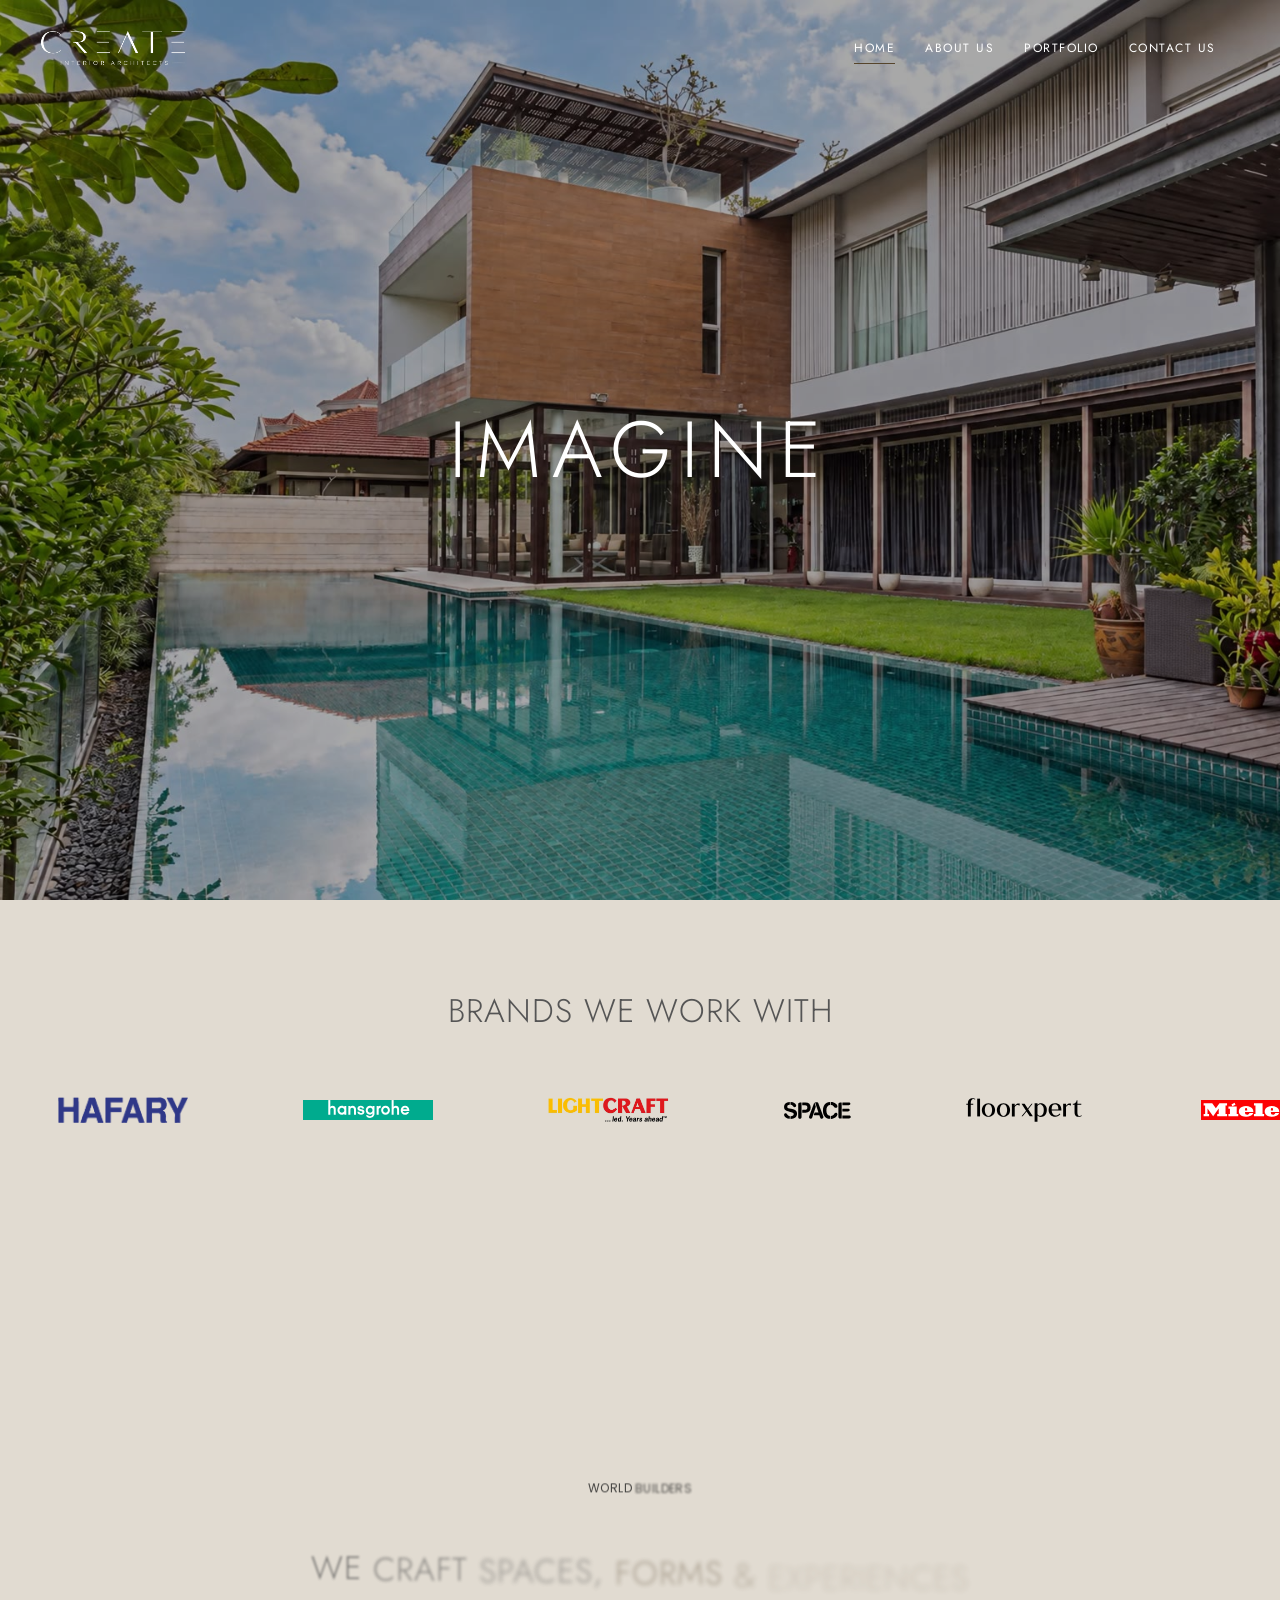
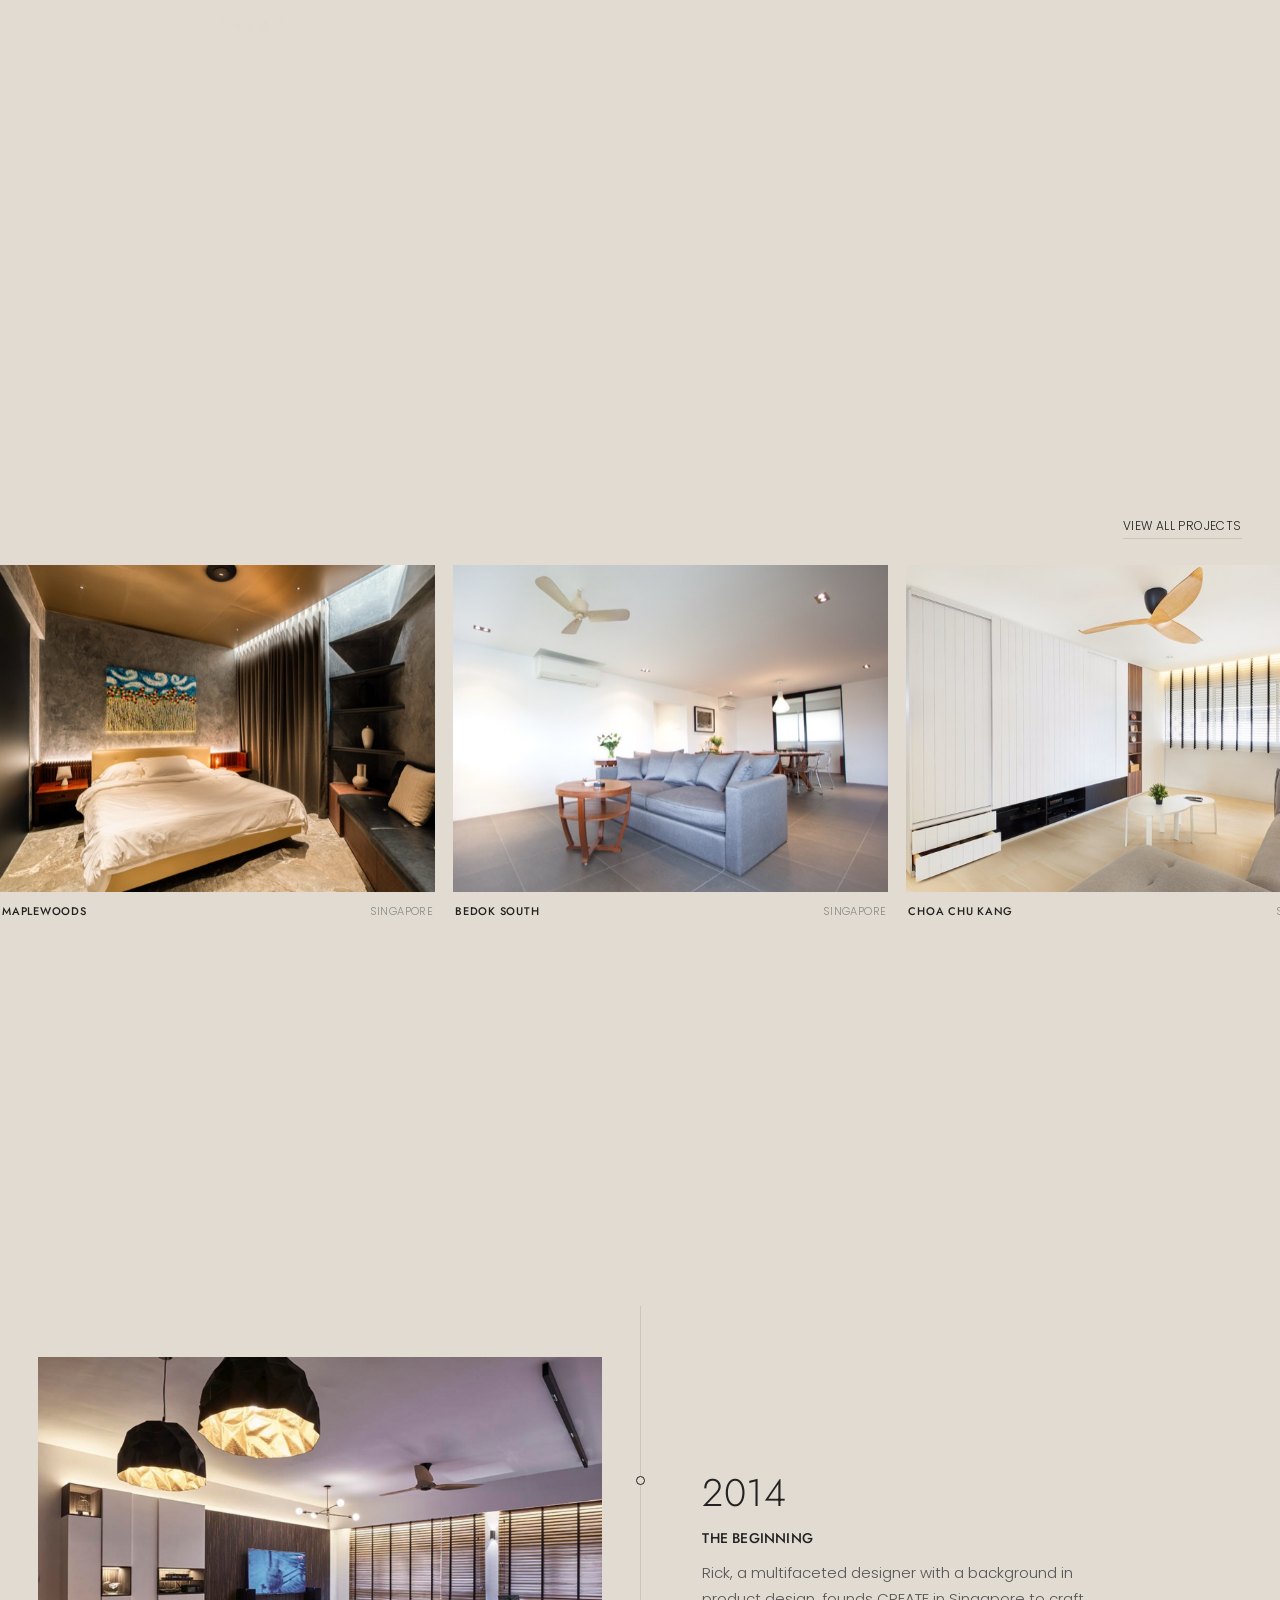
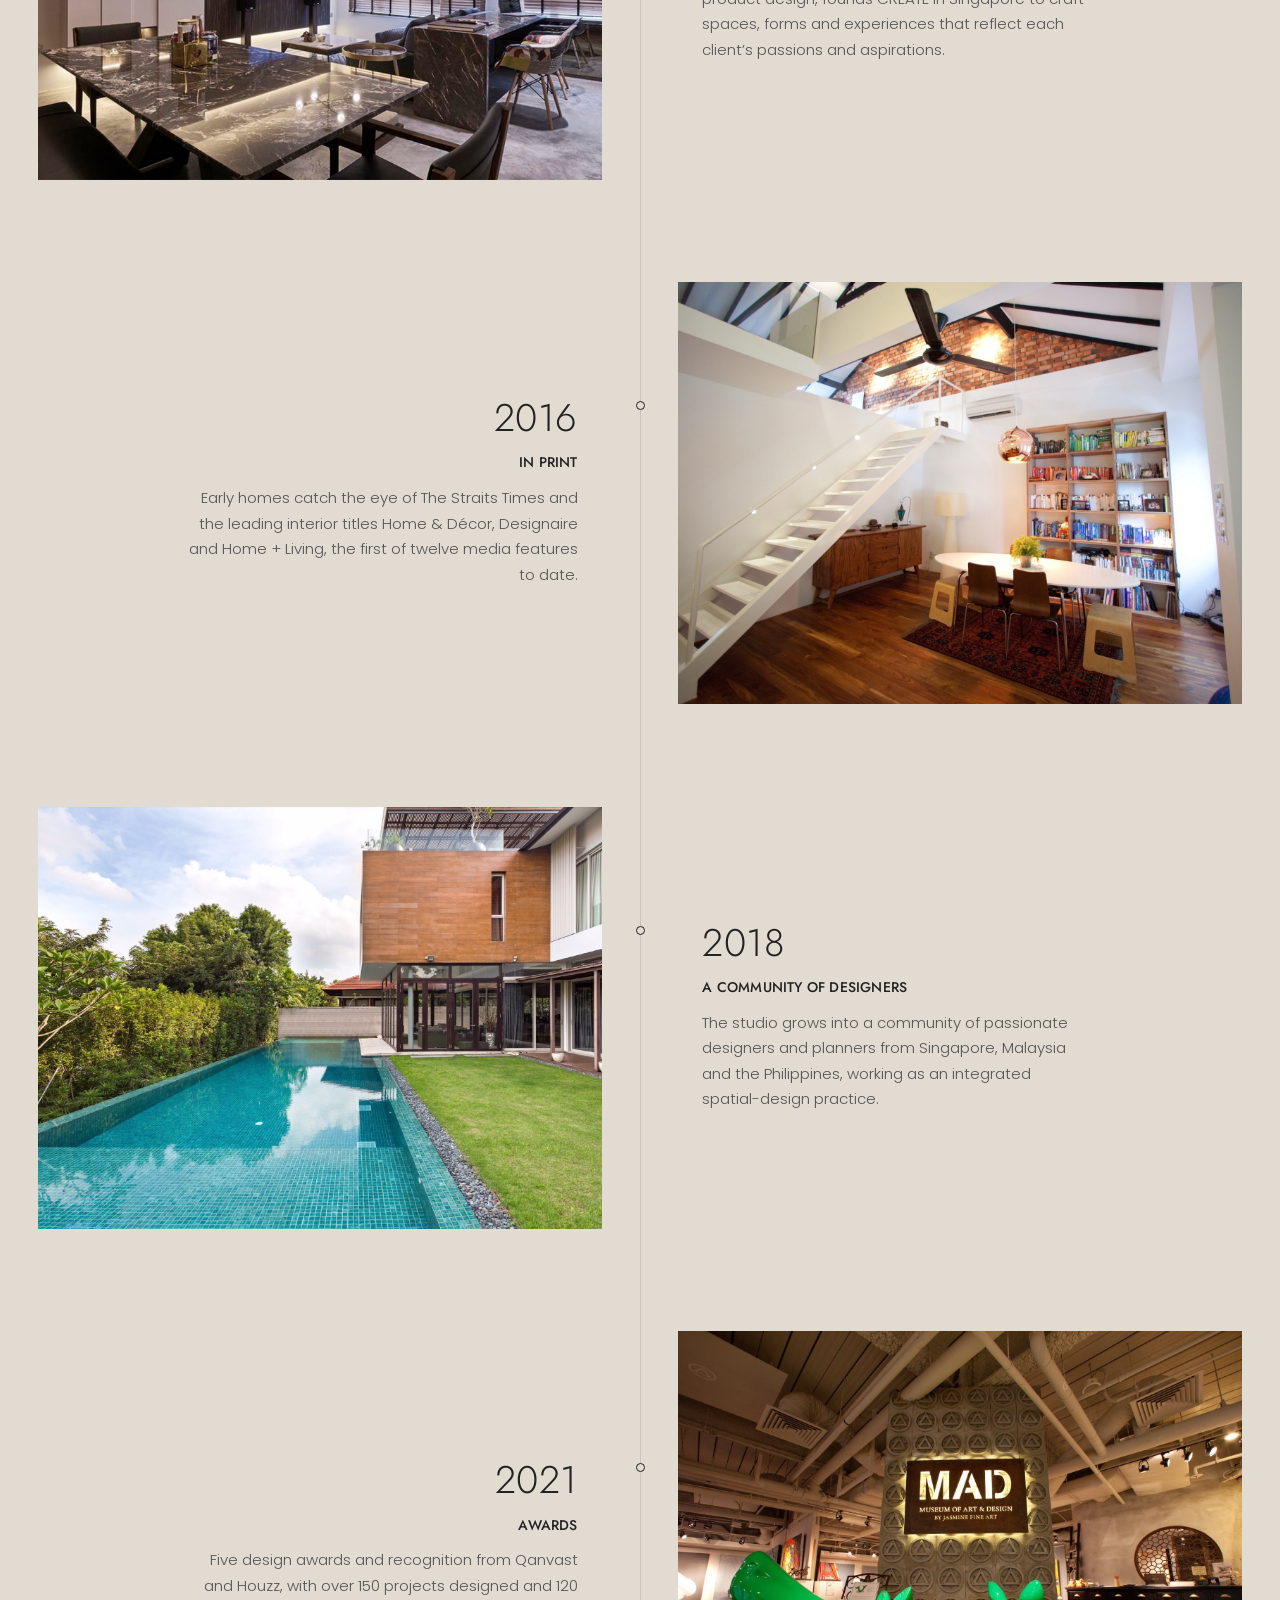
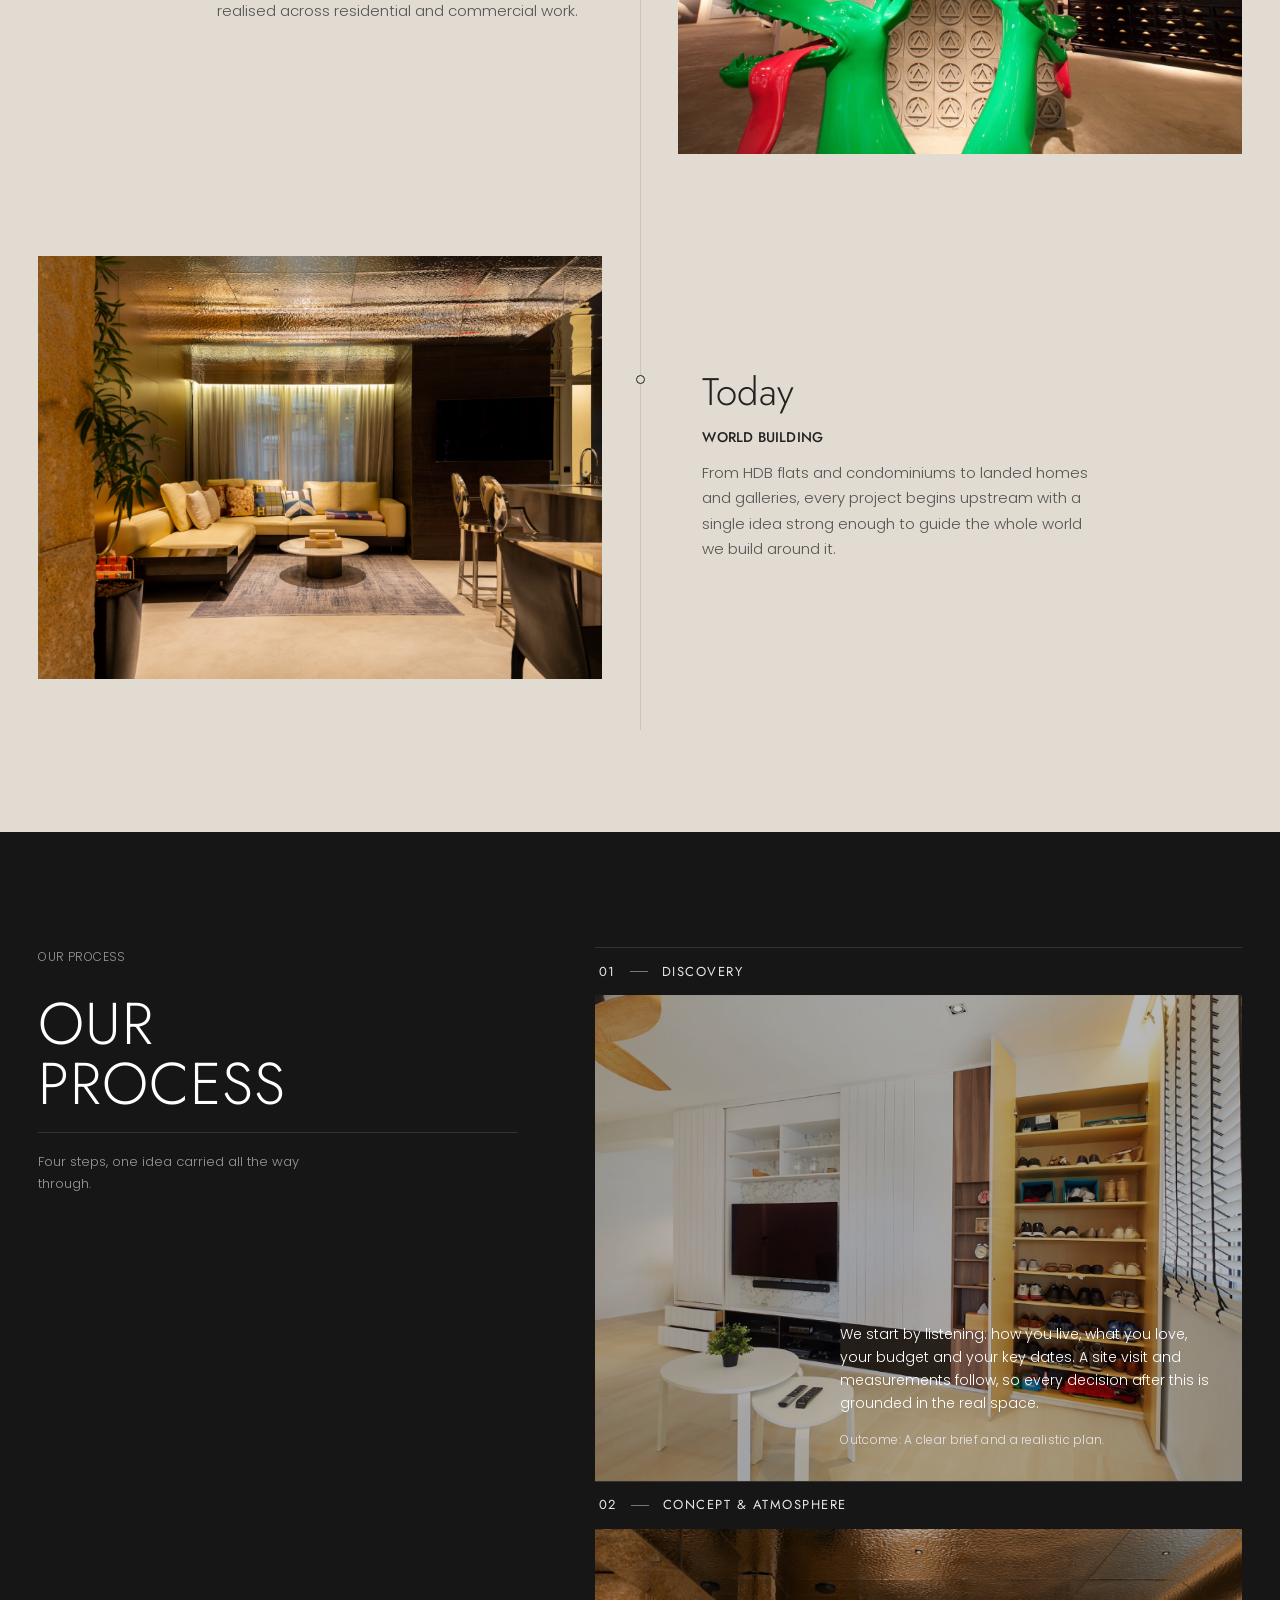
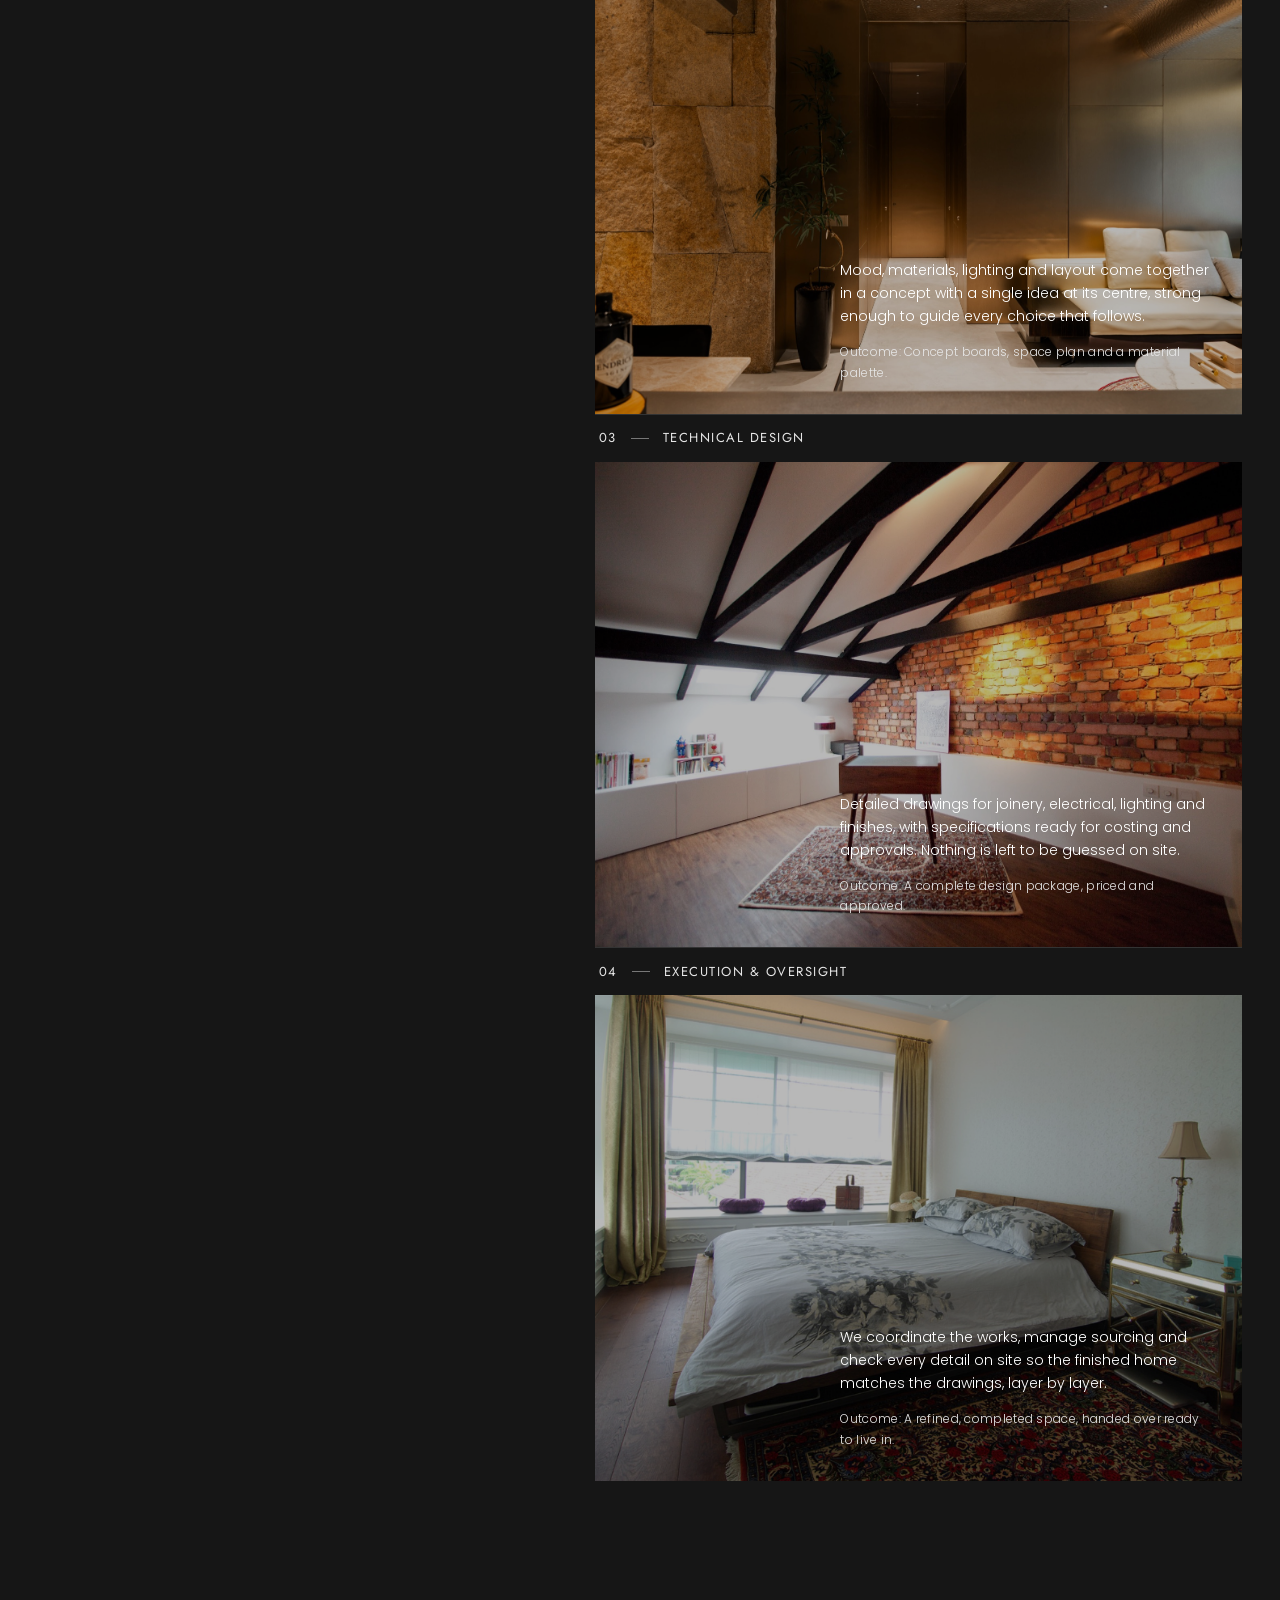
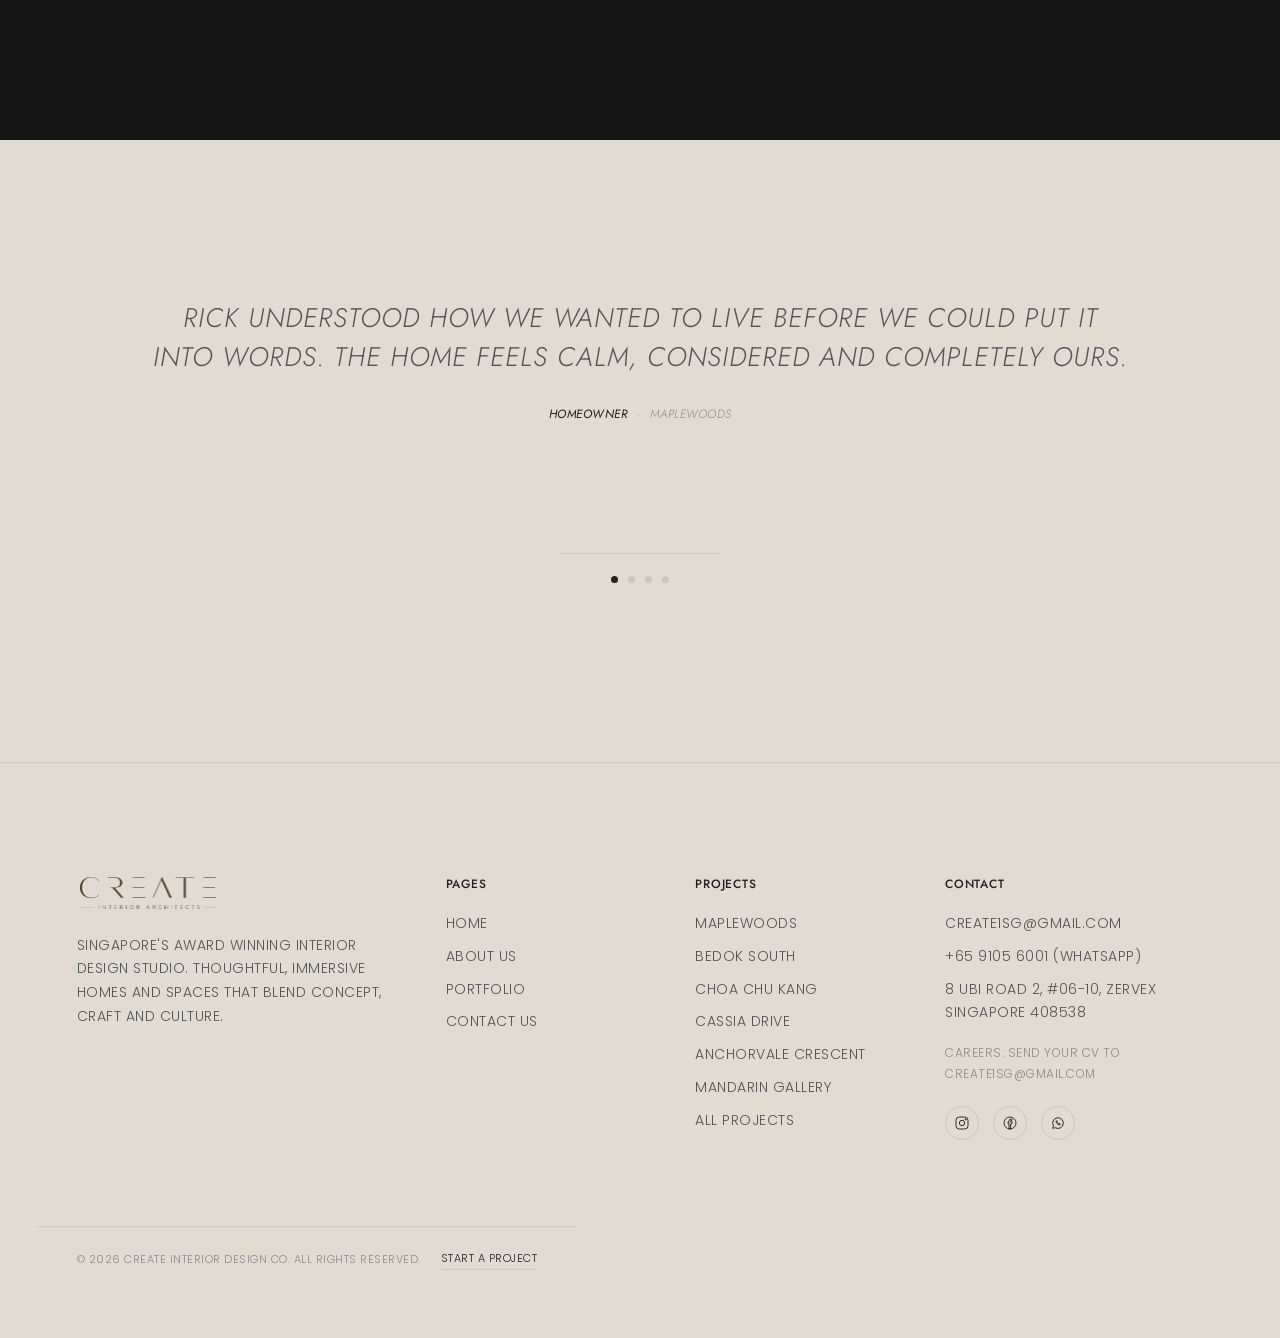
<file: index.html>
<!doctype html>
<html lang="en">
<head>
<meta charset="utf-8">
<meta name="viewport" content="width=device-width, initial-scale=1">
<title>CREATE Interior Architects — Singapore</title>
<meta name="description" content="Singapore's award-winning interior design studio. Residential and commercial interiors crafted with concept, craft and culture.">
<meta property="og:title" content="CREATE Interior Architects — Singapore">
<meta property="og:description" content="Singapore's award-winning interior design studio. Residential and commercial interiors crafted with concept, craft and culture.">
<link rel="icon" href="assets/img/favicon-32.png" sizes="32x32">
<link rel="icon" href="assets/img/favicon-192.png" sizes="192x192">
<link rel="apple-touch-icon" href="assets/img/apple-touch-icon.png">
<link rel="preconnect" href="https://fonts.googleapis.com">
<link rel="preconnect" href="https://fonts.gstatic.com" crossorigin>
<link href="https://fonts.googleapis.com/css2?family=Jost:ital,wght@0,300;0,400;0,500;1,300&family=Poppins:wght@300;400;500&display=swap" rel="stylesheet">
<link rel="stylesheet" href="assets/css/style.css?v=mwcacwe1">

</head>
<body>
<div class="curtain" aria-hidden="true"></div>
<header class="header">
  <a class="header__logo" href="index.html" aria-label="CREATE Interior Architects — home">
    <img class="logo-dark" src="assets/img/logo.png" alt="CREATE">
    <img class="logo-white" src="assets/img/logo-white.png" alt="CREATE">
  </a>
  <nav class="header__nav" aria-label="Main">
    <a href="index.html" class="is-active">Home</a>
    <a href="about.html">About Us</a>
    <a href="portfolio.html">Portfolio</a>
    <a href="contact.html">Contact Us</a>
  </nav>
  <button class="menu-btn" aria-label="Menu" aria-expanded="false"><span></span></button>
</header>

<main>

  <section class="hero hero--video" aria-label="Introduction" data-cut="0" data-rate="1" data-start="scroll">
    <div class="hero__stage">
      <video muted playsinline  preload="auto" poster="assets/video/hero-poster.jpg">
        <source src="assets/video/hero-1080.mp4" type="video/mp4" media="(min-width: 800px)">
        <source src="assets/video/hero-720.mp4" type="video/mp4">
      </video>
      <img class="hero__intro-logo" src="assets/img/logo-white.png" alt="" aria-hidden="true">
      <div class="hero__words" aria-hidden="true"><span>Imagine</span><span>Design</span><span>Create</span></div>
      <div class="hero__copy">
        <h1>Singapore's award winning designers</h1>
        <div class="sub">Create Interior Architects</div>
      </div>
    </div>
  </section>

  <section class="logos" aria-label="Brands we work with">
    <div class="wrap"><div class="label logos__label">Brands we work with</div></div>
    <div class="logos__reel"><div class="logos__track">
        <div class="logos__item"><img src="assets/img/logos/hafary.png" alt="Hafary" loading="lazy"></div>
        <div class="logos__item"><img src="assets/img/logos/hansgrohe.svg" alt="Hansgrohe" loading="lazy"></div>
        <div class="logos__item"><img src="assets/img/logos/lightcraft.png" alt="Light Craft" loading="lazy"></div>
        <div class="logos__item"><img src="assets/img/logos/space.svg" alt="SPACE Furniture" loading="lazy"></div>
        <div class="logos__item"><img src="assets/img/logos/floorxpert.svg" alt="Floor Xpert" loading="lazy"></div>
        <div class="logos__item"><img src="assets/img/logos/miele.svg" alt="Miele" loading="lazy"></div>
        <div class="logos__item"><img src="assets/img/logos/goodrich.png" alt="Goodrich" loading="lazy"></div>
        <div class="logos__item"><img src="assets/img/logos/hafary.png" alt="Hafary" loading="lazy"></div>
        <div class="logos__item"><img src="assets/img/logos/hansgrohe.svg" alt="Hansgrohe" loading="lazy"></div>
        <div class="logos__item"><img src="assets/img/logos/lightcraft.png" alt="Light Craft" loading="lazy"></div>
        <div class="logos__item"><img src="assets/img/logos/space.svg" alt="SPACE Furniture" loading="lazy"></div>
        <div class="logos__item"><img src="assets/img/logos/floorxpert.svg" alt="Floor Xpert" loading="lazy"></div>
        <div class="logos__item"><img src="assets/img/logos/miele.svg" alt="Miele" loading="lazy"></div>
        <div class="logos__item"><img src="assets/img/logos/goodrich.png" alt="Goodrich" loading="lazy"></div>
    </div></div>
  </section>
  <section class="section intro wrap">
    <div class="label words">World builders</div>
    <h2 class="h-light h-statement words">We craft spaces, forms &amp; experiences<br>that reflect our clients' passions &amp; aspirations.<br>With each project, a world of its own.<br>We are CREATE.</h2>
  </section>

  <section class="section--tight reel-section" id="portfolio">
    <div class="wrap reel-head">
      <div class="label words">Portfolio</div>
      <a class="reel-all" href="portfolio.html">View all projects</a>
    </div>
    <div class="reel" aria-label="Selected projects">
      <div class="reel__track">
        <a class="reel__item" href="projects/maplewoods/" tabindex="-1">
          <img src="assets/img/thumb/Maplewoods-1-scaled.jpg" alt="Maplewoods" loading="lazy">
          <div class="reel__cap"><span class="t">Maplewoods</span><span class="s">Singapore</span></div>
        </a>
        <a class="reel__item" href="projects/bedok-south/" tabindex="-1">
          <img src="assets/img/thumb/bedoksouth_IMG_0374.jpg" alt="Bedok South" loading="lazy">
          <div class="reel__cap"><span class="t">Bedok South</span><span class="s">Singapore</span></div>
        </a>
        <a class="reel__item" href="projects/cck/" tabindex="-1">
          <img src="assets/img/thumb/cck_IMG_0320.jpg" alt="Choa Chu Kang" loading="lazy">
          <div class="reel__cap"><span class="t">Choa Chu Kang</span><span class="s">Singapore</span></div>
        </a>
        <a class="reel__item" href="projects/cassia/" tabindex="-1">
          <img src="assets/img/thumb/IMG_0553.jpg" alt="Cassia Drive" loading="lazy">
          <div class="reel__cap"><span class="t">Cassia Drive</span><span class="s">Bukit Timah, Singapore</span></div>
        </a>
        <a class="reel__item" href="projects/anchorvale/" tabindex="-1">
          <img src="assets/img/thumb/IMG_0347.jpg" alt="Anchorvale Crescent" loading="lazy">
          <div class="reel__cap"><span class="t">Anchorvale Crescent</span><span class="s">Singapore</span></div>
        </a>
        <a class="reel__item" href="projects/mandarin-gallery/" tabindex="-1">
          <img src="assets/img/thumb/IMG_0511.jpg" alt="Mandarin Gallery" loading="lazy">
          <div class="reel__cap"><span class="t">Mandarin Gallery</span><span class="s">Orchard Road, Singapore</span></div>
        </a>
        <a class="reel__item" href="projects/grand_duchess/" tabindex="-1">
          <img src="assets/img/thumb/Grand-Duchess.jpg" alt="Grand Duchess" loading="lazy">
          <div class="reel__cap"><span class="t">Grand Duchess</span><span class="s">East Coast, Singapore</span></div>
        </a>
        <a class="reel__item" href="projects/crescent_heights/" tabindex="-1">
          <img src="assets/img/thumb/Crescent-Heights.jpg" alt="Crescent Heights" loading="lazy">
          <div class="reel__cap"><span class="t">Crescent Heights</span><span class="s">Mount Faber, Singapore</span></div>
        </a>
        <a class="reel__item" href="projects/everitt-road/" tabindex="-1">
          <img src="assets/img/thumb/IMG_0413.jpg" alt="Everitt Road" loading="lazy">
          <div class="reel__cap"><span class="t">Everitt Road</span><span class="s">Joo Chiat, Singapore</span></div>
        </a>
        <a class="reel__item" href="projects/chan/" tabindex="-1">
          <img src="assets/img/thumb/ID_0102-scaled.jpg" alt="Changi Conservation Home" loading="lazy">
          <div class="reel__cap"><span class="t">Changi Conservation Home</span><span class="s">Changi, Singapore</span></div>
        </a>
        <a class="reel__item" href="projects/maplewoods/" tabindex="-1">
          <img src="assets/img/thumb/Maplewoods-1-scaled.jpg" alt="Maplewoods" loading="lazy">
          <div class="reel__cap"><span class="t">Maplewoods</span><span class="s">Singapore</span></div>
        </a>
        <a class="reel__item" href="projects/bedok-south/" tabindex="-1">
          <img src="assets/img/thumb/bedoksouth_IMG_0374.jpg" alt="Bedok South" loading="lazy">
          <div class="reel__cap"><span class="t">Bedok South</span><span class="s">Singapore</span></div>
        </a>
        <a class="reel__item" href="projects/cck/" tabindex="-1">
          <img src="assets/img/thumb/cck_IMG_0320.jpg" alt="Choa Chu Kang" loading="lazy">
          <div class="reel__cap"><span class="t">Choa Chu Kang</span><span class="s">Singapore</span></div>
        </a>
        <a class="reel__item" href="projects/cassia/" tabindex="-1">
          <img src="assets/img/thumb/IMG_0553.jpg" alt="Cassia Drive" loading="lazy">
          <div class="reel__cap"><span class="t">Cassia Drive</span><span class="s">Bukit Timah, Singapore</span></div>
        </a>
        <a class="reel__item" href="projects/anchorvale/" tabindex="-1">
          <img src="assets/img/thumb/IMG_0347.jpg" alt="Anchorvale Crescent" loading="lazy">
          <div class="reel__cap"><span class="t">Anchorvale Crescent</span><span class="s">Singapore</span></div>
        </a>
        <a class="reel__item" href="projects/mandarin-gallery/" tabindex="-1">
          <img src="assets/img/thumb/IMG_0511.jpg" alt="Mandarin Gallery" loading="lazy">
          <div class="reel__cap"><span class="t">Mandarin Gallery</span><span class="s">Orchard Road, Singapore</span></div>
        </a>
        <a class="reel__item" href="projects/grand_duchess/" tabindex="-1">
          <img src="assets/img/thumb/Grand-Duchess.jpg" alt="Grand Duchess" loading="lazy">
          <div class="reel__cap"><span class="t">Grand Duchess</span><span class="s">East Coast, Singapore</span></div>
        </a>
        <a class="reel__item" href="projects/crescent_heights/" tabindex="-1">
          <img src="assets/img/thumb/Crescent-Heights.jpg" alt="Crescent Heights" loading="lazy">
          <div class="reel__cap"><span class="t">Crescent Heights</span><span class="s">Mount Faber, Singapore</span></div>
        </a>
        <a class="reel__item" href="projects/everitt-road/" tabindex="-1">
          <img src="assets/img/thumb/IMG_0413.jpg" alt="Everitt Road" loading="lazy">
          <div class="reel__cap"><span class="t">Everitt Road</span><span class="s">Joo Chiat, Singapore</span></div>
        </a>
        <a class="reel__item" href="projects/chan/" tabindex="-1">
          <img src="assets/img/thumb/ID_0102-scaled.jpg" alt="Changi Conservation Home" loading="lazy">
          <div class="reel__cap"><span class="t">Changi Conservation Home</span><span class="s">Changi, Singapore</span></div>
        </a>
      </div>
    </div>
  </section>

  <section class="section wrap milestones" id="milestones">
    <div class="intro" style="min-height:0">
      <div class="label words">Our milestones</div>
      <h2 class="h-light h-statement words">A decade of homes, spaces<br>and the people who live in them.</h2>
    </div>
    <div class="ms-list">
      <div class="ms-line"><i class="ms-line__fill"></i></div>
      <article class="ms ms--left">
        <div class="ms__media fade"><img src="assets/img/web/IMG_0347.jpg" alt="" loading="lazy"></div>
        <div class="ms__text fade">
          <div class="ms__dot"></div>
          <div class="ms__when">2014</div>
          <h3 class="h-title">The beginning</h3>
          <p>Rick, a multifaceted designer with a background in product design, founds CREATE in Singapore to craft spaces, forms and experiences that reflect each client’s passions and aspirations.</p>
        </div>
      </article>
      <article class="ms ms--right">
        <div class="ms__media fade"><img src="assets/img/web/IMG_0395.jpg" alt="" loading="lazy"></div>
        <div class="ms__text fade">
          <div class="ms__dot"></div>
          <div class="ms__when">2016</div>
          <h3 class="h-title">In print</h3>
          <p>Early homes catch the eye of The Straits Times and the leading interior titles Home &amp; Décor, Designaire and Home + Living, the first of twelve media features to date.</p>
        </div>
      </article>
      <article class="ms ms--left">
        <div class="ms__media fade"><img src="assets/img/web/IMG_0553.jpg" alt="" loading="lazy"></div>
        <div class="ms__text fade">
          <div class="ms__dot"></div>
          <div class="ms__when">2018</div>
          <h3 class="h-title">A community of designers</h3>
          <p>The studio grows into a community of passionate designers and planners from Singapore, Malaysia and the Philippines, working as an integrated spatial-design practice.</p>
        </div>
      </article>
      <article class="ms ms--right">
        <div class="ms__media fade"><img src="assets/img/web/IMG_0511.jpg" alt="" loading="lazy"></div>
        <div class="ms__text fade">
          <div class="ms__dot"></div>
          <div class="ms__when">2021</div>
          <h3 class="h-title">Awards</h3>
          <p>Five design awards and recognition from Qanvast and Houzz, with over 150 projects designed and 120 realised across residential and commercial work.</p>
        </div>
      </article>
      <article class="ms ms--left">
        <div class="ms__media fade"><img src="assets/img/web/Maplewoods-24-scaled.jpg" alt="" loading="lazy"></div>
        <div class="ms__text fade">
          <div class="ms__dot"></div>
          <div class="ms__when">Today</div>
          <h3 class="h-title">World building</h3>
          <p>From HDB flats and condominiums to landed homes and galleries, every project begins upstream with a single idea strong enough to guide the whole world we build around it.</p>
        </div>
      </article>
    </div>
  </section>
  <section class="process" id="process">
    <div class="wrap process__grid">
      <div class="process__head">
        <div class="label">Our process</div>
        <h2 class="process__title">Our<br>Process</h2>
        <p class="process__note">Four steps, one idea carried all the way through.</p>
      </div>
      <div class="pstack">
        <article class="pcard" style="--i:0">
          <div class="pcard__bar"><span>01</span><span class="dash"></span><span>Discovery</span></div>
          <div class="pcard__photo">
            <img src="assets/img/web/cck_IMG_0322.jpg" alt="" loading="lazy">
            <div class="pcard__text">
              <p>We start by listening: how you live, what you love, your budget and your key dates. A site visit and measurements follow, so every decision after this is grounded in the real space.</p>
              <div class="pcard__out">Outcome: A clear brief and a realistic plan.</div>
            </div>
          </div>
        </article>
        <article class="pcard" style="--i:1">
          <div class="pcard__bar"><span>02</span><span class="dash"></span><span>Concept &amp; Atmosphere</span></div>
          <div class="pcard__photo">
            <img src="assets/img/web/Maplewoods-20-scaled.jpg" alt="" loading="lazy">
            <div class="pcard__text">
              <p>Mood, materials, lighting and layout come together in a concept with a single idea at its centre, strong enough to guide every choice that follows.</p>
              <div class="pcard__out">Outcome: Concept boards, space plan and a material palette.</div>
            </div>
          </div>
        </article>
        <article class="pcard" style="--i:2">
          <div class="pcard__bar"><span>03</span><span class="dash"></span><span>Technical Design</span></div>
          <div class="pcard__photo">
            <img src="assets/img/web/IMG_0400.jpg" alt="" loading="lazy">
            <div class="pcard__text">
              <p>Detailed drawings for joinery, electrical, lighting and finishes, with specifications ready for costing and approvals. Nothing is left to be guessed on site.</p>
              <div class="pcard__out">Outcome: A complete design package, priced and approved.</div>
            </div>
          </div>
        </article>
        <article class="pcard" style="--i:3">
          <div class="pcard__bar"><span>04</span><span class="dash"></span><span>Execution &amp; Oversight</span></div>
          <div class="pcard__photo">
            <img src="assets/img/web/GD-01.jpg" alt="" loading="lazy">
            <div class="pcard__text">
              <p>We coordinate the works, manage sourcing and check every detail on site so the finished home matches the drawings, layer by layer.</p>
              <div class="pcard__out">Outcome: A refined, completed space, handed over ready to live in.</div>
            </div>
          </div>
        </article>
      </div>
    </div>
  </section>
  <section class="section wrap testimonials" id="testimonials">
    <div class="label words" style="text-align:center">What clients say</div>
    <div class="quotes">
      <figure class="quote is-on">
        <blockquote>Rick understood how we wanted to live before we could put it into words. The home feels calm, considered and completely ours.</blockquote>
        <figcaption><span class="who">Homeowner</span><span class="where">Maplewoods</span></figcaption>
      </figure>
      <figure class="quote">
        <blockquote>Every detail was drawn, priced and checked before anything was built. No surprises on site, and the finish is exactly what we were shown.</blockquote>
        <figcaption><span class="who">Homeowner</span><span class="where">Bedok South</span></figcaption>
      </figure>
      <figure class="quote">
        <blockquote>They turned a standard flat into a space our friends keep asking about. Warm, practical and beautifully lit.</blockquote>
        <figcaption><span class="who">Homeowner</span><span class="where">Choa Chu Kang</span></figcaption>
      </figure>
      <figure class="quote">
        <blockquote>A gallery needs to disappear behind the art. CREATE gave us a raw, confident shell that does exactly that.</blockquote>
        <figcaption><span class="who">Gallery director</span><span class="where">Mandarin Gallery</span></figcaption>
      </figure>
    </div>
    <div class="quotes__bar"><i></i></div>
    <div class="quotes__dots"><button class="is-on" aria-label="Quote 1"></button><button aria-label="Quote 2"></button><button aria-label="Quote 3"></button><button aria-label="Quote 4"></button></div>
  </section>
</main>

<nav class="menu" aria-label="Main">
  <div class="menu__inner">
    <div class="menu__nav">
      <a href="index.html" class="is-active">Home</a>
      <a href="about.html">About Us</a>
      <a href="portfolio.html">Portfolio</a>
      <a href="contact.html">Contact Us</a>
    </div>
    <div class="menu__aside">
      <a href="https://www.instagram.com/create.interiors" target="_blank" rel="noopener" aria-label="Instagram"><svg viewBox="0 0 24 24"><rect x="3" y="3" width="18" height="18" rx="5"/><circle cx="12" cy="12" r="4"/><circle cx="17.5" cy="6.5" r="0.8" fill="currentColor"/></svg></a>
      <a href="https://www.facebook.com/createinteriors" target="_blank" rel="noopener" aria-label="Facebook"><svg viewBox="0 0 24 24"><circle cx="12" cy="12" r="9"/><path d="M13.5 8.5h1.5V6h-1.5a3 3 0 0 0-3 3v1.5H9v2.5h1.5V21H13v-8h1.8l.4-2.5H13V9a.5.5 0 0 1 .5-.5z"/></svg></a>
      <a href="https://wa.me/6591056001" target="_blank" rel="noopener" aria-label="WhatsApp"><svg viewBox="0 0 24 24"><path d="M4 20l1.2-3.6A8 8 0 1 1 8 19.1z"/><path d="M9 9.5c0 2.5 3 5 5.5 5.5l1-1.5-1.7-.9-.8.8c-1-.4-2-1.4-2.4-2.4l.8-.8-.9-1.7z"/></svg></a>
    </div>
  </div>
  <div class="menu__foot">
    <span>&copy; 2026 CREATE Interior Design Co. All rights reserved.</span>
    <span>Singapore</span>
  </div>
</nav>
<footer class="footer">
  <div class="wrap footer__top">
    <div class="footer__brand">
      <a href="index.html"><img src="assets/img/logo.png" alt="CREATE"></a>
      <p>Singapore's award winning interior design studio. Thoughtful, immersive homes and spaces that blend concept, craft and culture.</p>
    </div>
    <div class="footer__col">
      <div class="h-section">Pages</div>
      <ul class="ul">
        <li><a href="index.html">Home</a></li>
        <li><a href="about.html">About Us</a></li>
        <li><a href="portfolio.html">Portfolio</a></li>
        <li><a href="contact.html">Contact Us</a></li>
      </ul>
    </div>
    <div class="footer__col">
      <div class="h-section">Projects</div>
      <ul class="ul">
        <li><a href="projects/maplewoods/">Maplewoods</a></li>
        <li><a href="projects/bedok-south/">Bedok South</a></li>
        <li><a href="projects/cck/">Choa Chu Kang</a></li>
        <li><a href="projects/cassia/">Cassia Drive</a></li>
        <li><a href="projects/anchorvale/">Anchorvale Crescent</a></li>
        <li><a href="projects/mandarin-gallery/">Mandarin Gallery</a></li>
        <li><a href="portfolio.html">All projects</a></li>
      </ul>
    </div>
    <div class="footer__col">
      <div class="h-section">Contact</div>
      <ul class="ul">
        <li><a href="mailto:create1sg@gmail.com">create1sg@gmail.com</a></li>
        <li><a href="https://wa.me/6591056001" target="_blank" rel="noopener">+65 9105 6001 (WhatsApp)</a></li>
        <li>8 Ubi Road 2, #06-10, Zervex<br>Singapore 408538</li>
        <li class="footer__careers">Careers: send your CV to <a href="mailto:create1sg@gmail.com?subject=Application">create1sg@gmail.com</a></li>
      </ul>
      <div class="footer__social">
        <a href="https://www.instagram.com/create.interiors" target="_blank" rel="noopener" aria-label="Instagram"><svg viewBox="0 0 24 24"><rect x="3" y="3" width="18" height="18" rx="5"/><circle cx="12" cy="12" r="4"/><circle cx="17.5" cy="6.5" r="0.8" fill="currentColor"/></svg></a>
        <a href="https://www.facebook.com/createinteriors" target="_blank" rel="noopener" aria-label="Facebook"><svg viewBox="0 0 24 24"><circle cx="12" cy="12" r="9"/><path d="M13.5 8.5h1.5V6h-1.5a3 3 0 0 0-3 3v1.5H9v2.5h1.5V21H13v-8h1.8l.4-2.5H13V9a.5.5 0 0 1 .5-.5z"/></svg></a>
        <a href="https://wa.me/6591056001" target="_blank" rel="noopener" aria-label="WhatsApp"><svg viewBox="0 0 24 24"><path d="M4 20l1.2-3.6A8 8 0 1 1 8 19.1z"/><path d="M9 9.5c0 2.5 3 5 5.5 5.5l1-1.5-1.7-.9-.8.8c-1-.4-2-1.4-2.4-2.4l.8-.8-.9-1.7z"/></svg></a>
      </div>
    </div>
  </div>
  <div class="wrap footer__bottom">
    <span>&copy; 2026 CREATE Interior Design Co. All rights reserved.</span>
    <a href="contact.html" class="footer__cta">Start a project</a>
  </div>
</footer>
<script src="assets/js/main.js?v=mwcacwe1"></script>
<script src="assets/js/hero-video.js?v=mwcacwe1"></script>
</body>
</html>
</file>
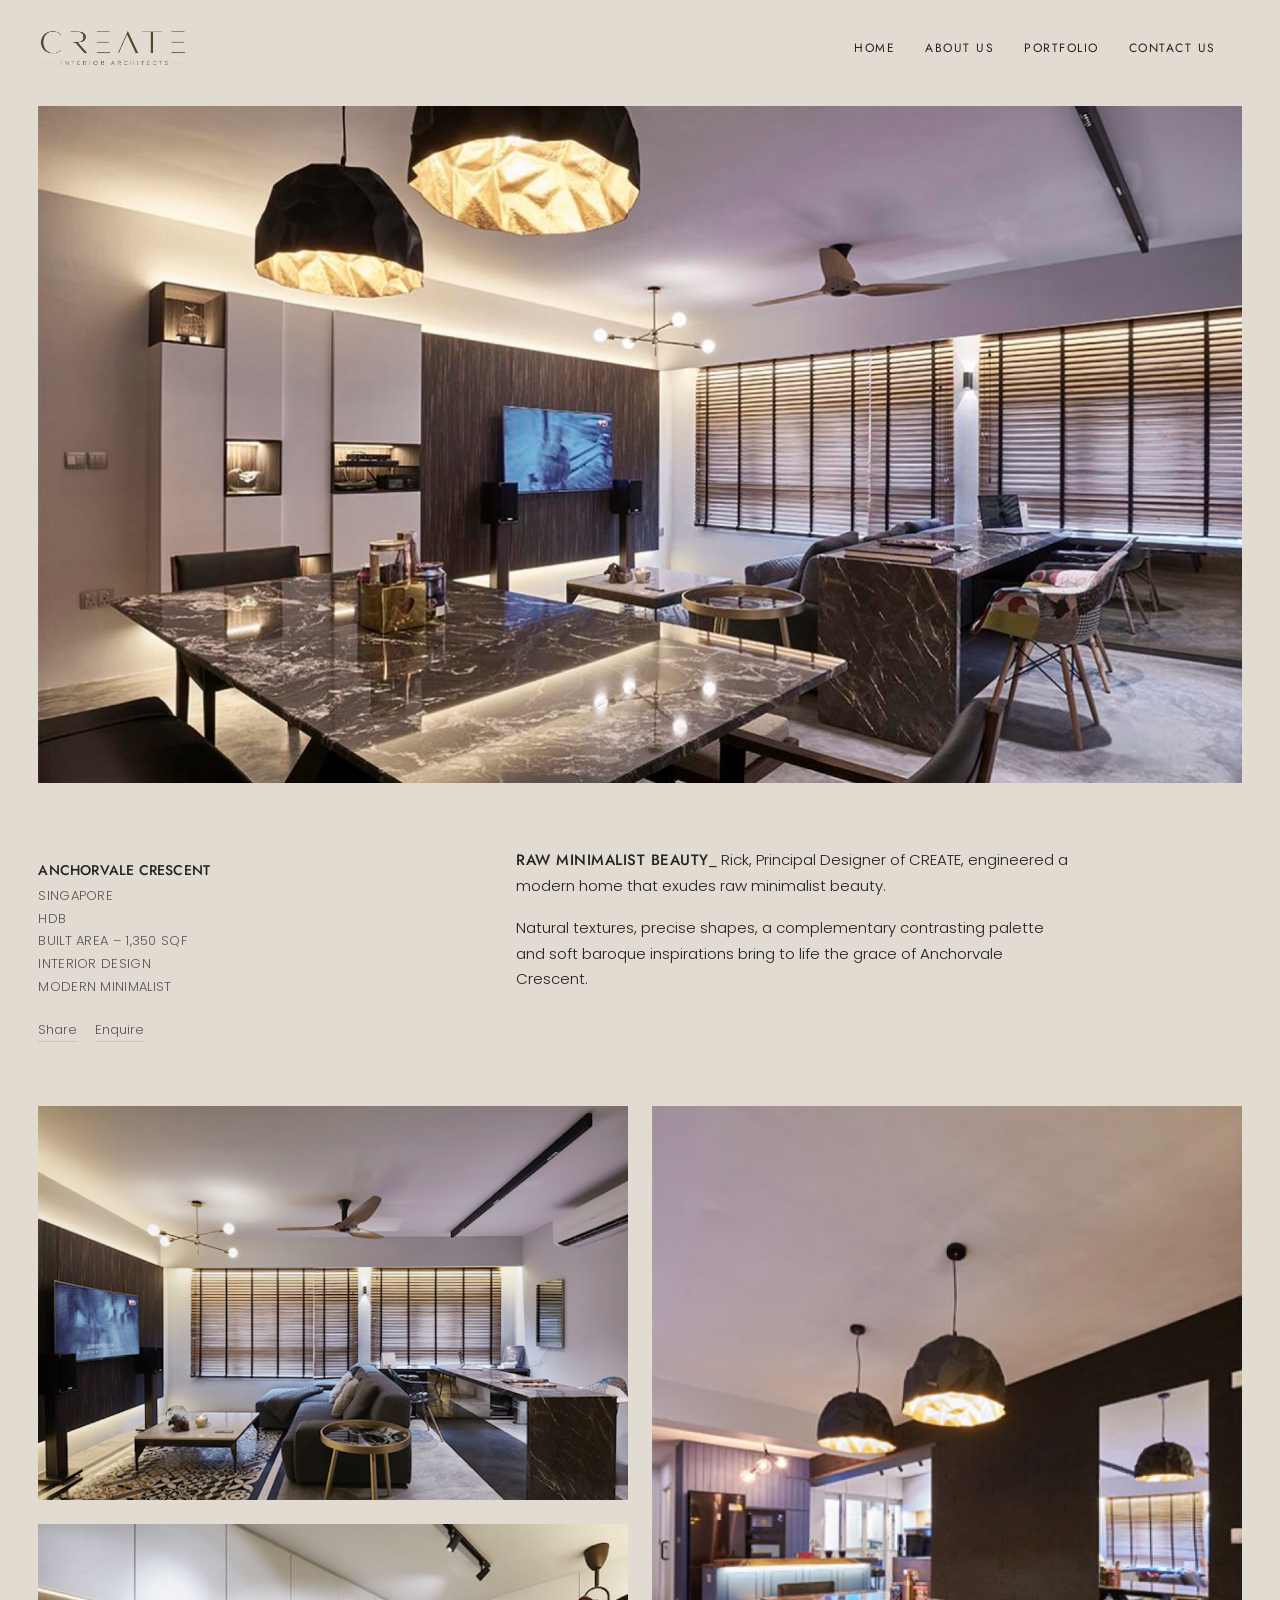
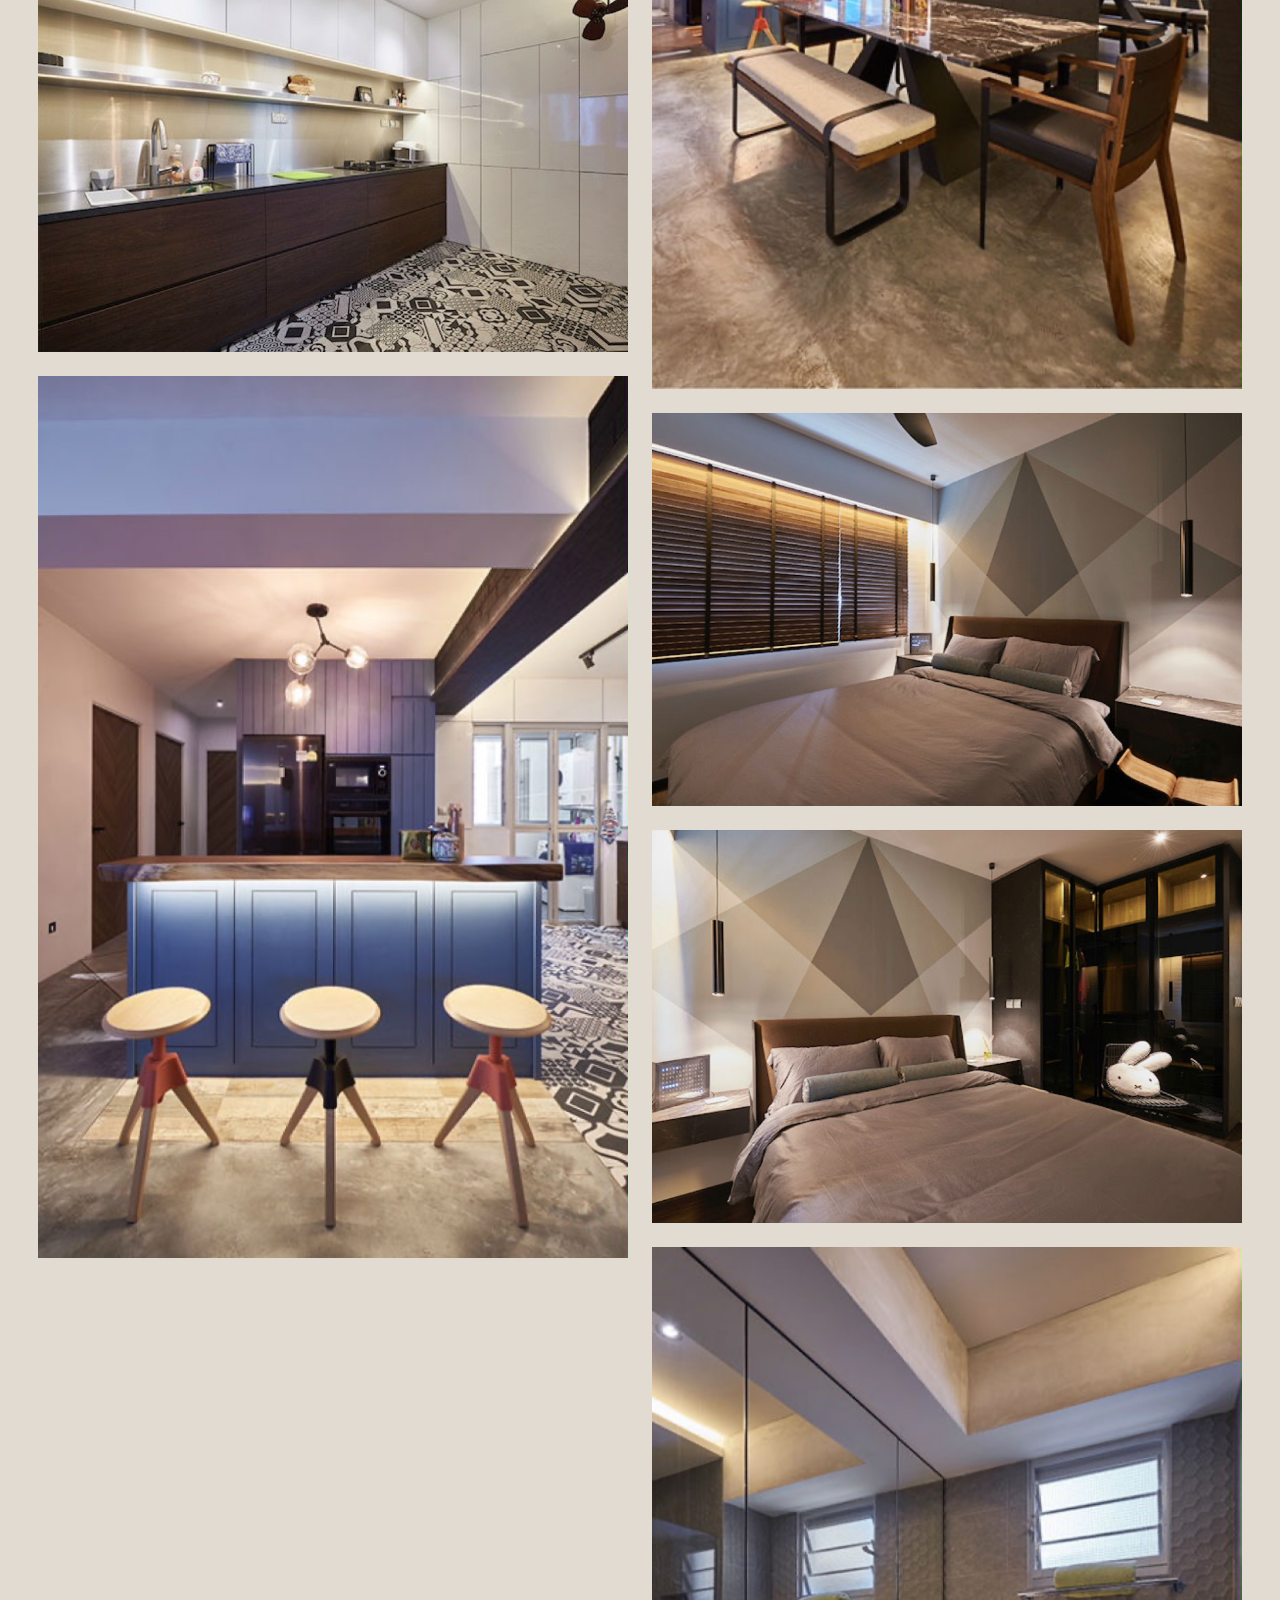
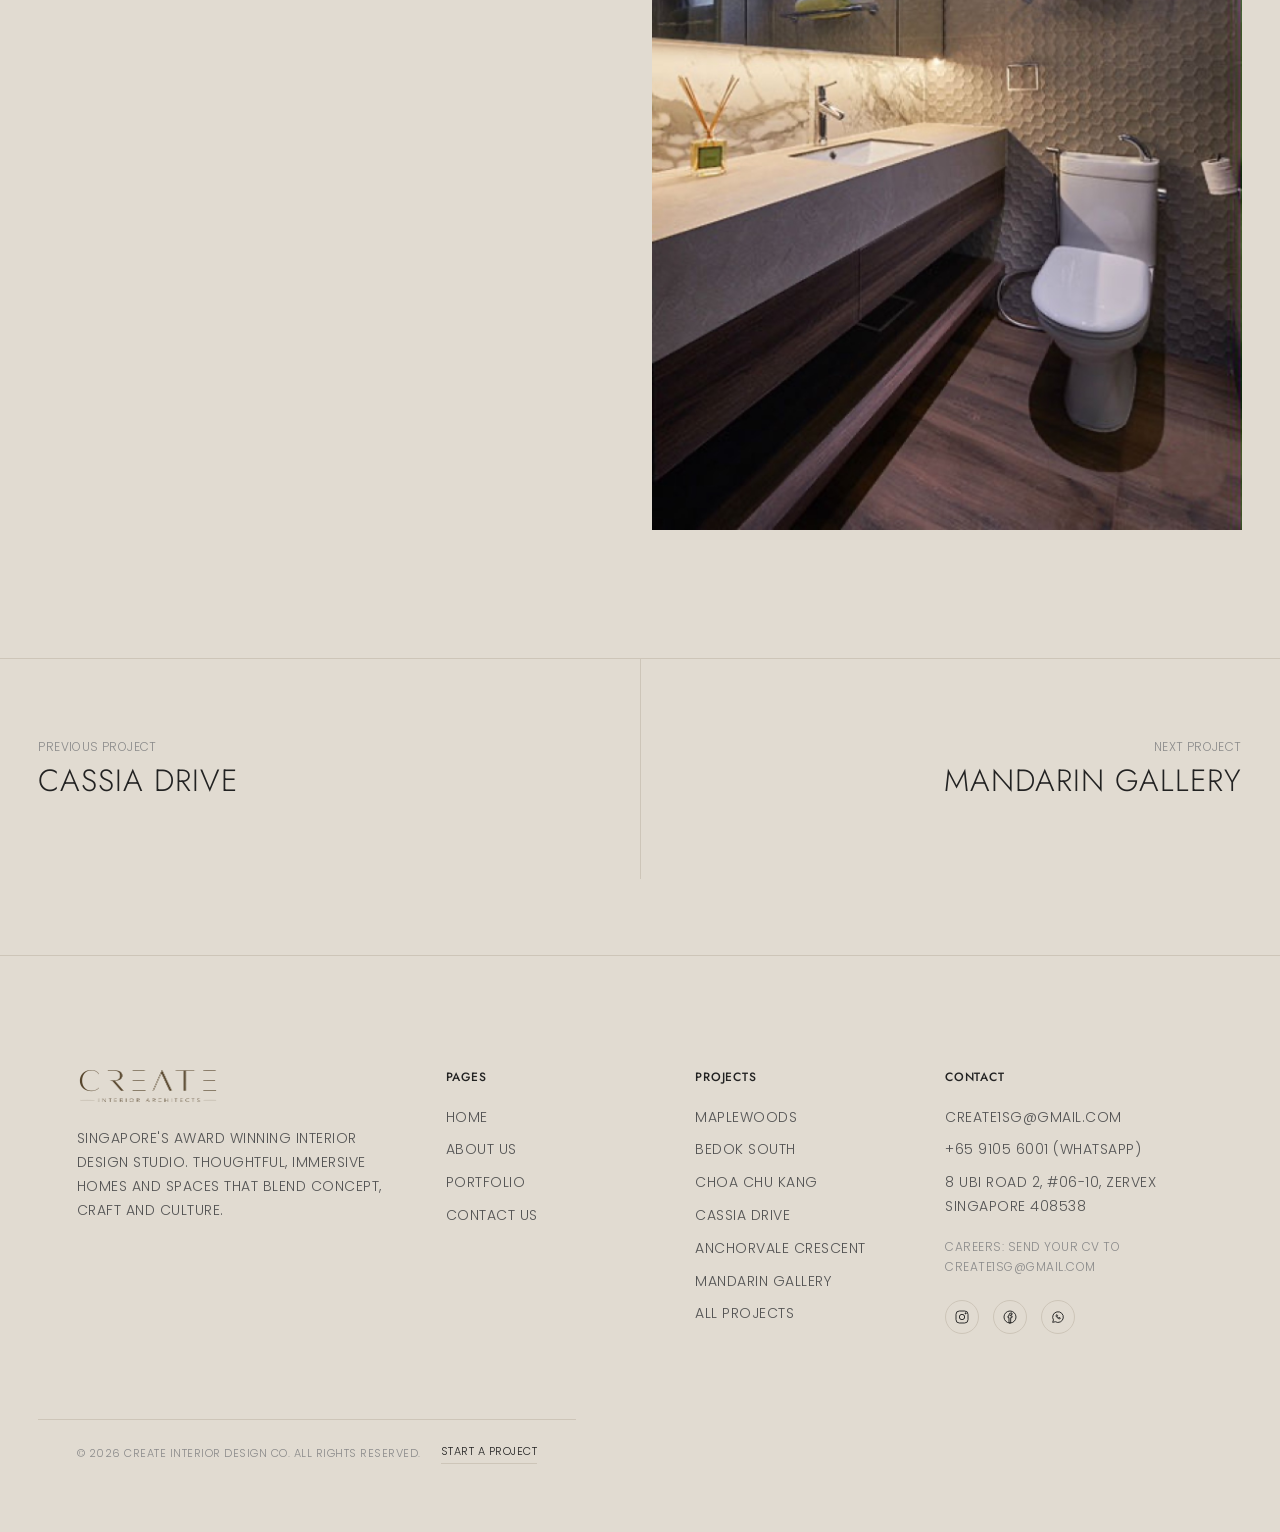
<file: projects/anchorvale/index.html>
<!doctype html>
<html lang="en">
<head>
<meta charset="utf-8">
<meta name="viewport" content="width=device-width, initial-scale=1">
<title>Anchorvale Crescent — CREATE Interior Architects</title>
<meta name="description" content="Modern Minimalist hdb interior design in Singapore. Rick, Principal Designer of CREATE, engineered a modern home that exudes raw minimalist beauty.">
<meta property="og:title" content="Anchorvale Crescent — CREATE Interior Architects">
<meta property="og:description" content="Modern Minimalist hdb interior design in Singapore. Rick, Principal Designer of CREATE, engineered a modern home that exudes raw minimalist beauty.">
<link rel="icon" href="../../assets/img/favicon-32.png" sizes="32x32">
<link rel="icon" href="../../assets/img/favicon-192.png" sizes="192x192">
<link rel="apple-touch-icon" href="../../assets/img/apple-touch-icon.png">
<link rel="preconnect" href="https://fonts.googleapis.com">
<link rel="preconnect" href="https://fonts.gstatic.com" crossorigin>
<link href="https://fonts.googleapis.com/css2?family=Jost:ital,wght@0,300;0,400;0,500;1,300&family=Poppins:wght@300;400;500&display=swap" rel="stylesheet">
<link rel="stylesheet" href="../../assets/css/style.css?v=mwcacwe1">

</head>
<body>
<div class="curtain" aria-hidden="true"></div>
<header class="header">
  <a class="header__logo" href="../../index.html" aria-label="CREATE Interior Architects — home">
    <img class="logo-dark" src="../../assets/img/logo.png" alt="CREATE">
    <img class="logo-white" src="../../assets/img/logo-white.png" alt="CREATE">
  </a>
  <nav class="header__nav" aria-label="Main">
    <a href="../../index.html">Home</a>
    <a href="../../about.html">About Us</a>
    <a href="../../portfolio.html">Portfolio</a>
    <a href="../../contact.html">Contact Us</a>
  </nav>
  <button class="menu-btn" aria-label="Menu" aria-expanded="false"><span></span></button>
</header>

<main class="page">
  <div class="proj-hero wrap" data-photo="42">
    <img src="../../assets/img/web/IMG_0347.jpg" alt="Anchorvale Crescent" fetchpriority="high">
  </div>

  <section class="proj-head wrap">
    <div class="row-2">
      <div class="meta">
        <h1 class="h-title">Anchorvale Crescent</h1>
        <div>Singapore</div>
        <div>HDB</div>
        <div>Built area &ndash; 1,350 sqf</div>
        <div>Interior Design</div>
        <div>Modern Minimalist</div>
        <div class="links">
          <a href="#" data-share>Share</a>
          <a href="../../contact.html">Enquire</a>
        </div>
      </div>
      <div class="text">
        <p><span class="kicker">RAW MINIMALIST BEAUTY_</span> Rick, Principal Designer of CREATE, engineered a modern home that exudes raw minimalist beauty.</p>
        <p>Natural textures, precise shapes, a complementary contrasting palette and soft baroque inspirations bring to life the grace of Anchorvale Crescent.</p>
      </div>
    </div>
  </section>

  <section class="wrap">
    <div class="proj-gallery">
      <figure data-photo="43"><img src="../../assets/img/web/1.jpg" alt="Anchorvale Crescent" loading="lazy" width="640" height="427"></figure>
      <figure data-photo="44"><img src="../../assets/img/web/2.jpg" alt="Anchorvale Crescent" loading="lazy" width="588" height="427"></figure>
      <figure data-photo="45"><img src="../../assets/img/web/3.jpg" alt="Anchorvale Crescent" loading="lazy" width="428" height="640"></figure>
      <figure data-photo="46"><img src="../../assets/img/web/5.jpg" alt="Anchorvale Crescent" loading="lazy" width="428" height="640"></figure>
      <figure data-photo="47"><img src="../../assets/img/web/7.jpg" alt="Anchorvale Crescent" loading="lazy" width="640" height="427"></figure>
      <figure data-photo="48"><img src="../../assets/img/web/8.jpg" alt="Anchorvale Crescent" loading="lazy" width="640" height="427"></figure>
      <figure data-photo="49"><img src="../../assets/img/web/9.jpg" alt="Anchorvale Crescent" loading="lazy" width="428" height="640"></figure>
    </div>
  </section>

  <section class="section--tight"></section>
  <nav class="proj-nav" aria-label="More projects">
    <a href="../../projects/cassia/"><img src="../../assets/img/web/IMG_0553.jpg" alt="" loading="lazy"><span class="label">Previous project</span><span class="name">Cassia Drive</span></a>
    <a href="../../projects/mandarin-gallery/"><img src="../../assets/img/web/IMG_0511.jpg" alt="" loading="lazy"><span class="label">Next project</span><span class="name">Mandarin Gallery</span></a>
  </nav>
</main>

<nav class="menu" aria-label="Main">
  <div class="menu__inner">
    <div class="menu__nav">
      <a href="../../index.html" class="is-active">Home</a>
      <a href="../../about.html">About Us</a>
      <a href="../../portfolio.html">Portfolio</a>
      <a href="../../contact.html">Contact Us</a>
    </div>
    <div class="menu__aside">
      <a href="https://www.instagram.com/create.interiors" target="_blank" rel="noopener" aria-label="Instagram"><svg viewBox="0 0 24 24"><rect x="3" y="3" width="18" height="18" rx="5"/><circle cx="12" cy="12" r="4"/><circle cx="17.5" cy="6.5" r="0.8" fill="currentColor"/></svg></a>
      <a href="https://www.facebook.com/createinteriors" target="_blank" rel="noopener" aria-label="Facebook"><svg viewBox="0 0 24 24"><circle cx="12" cy="12" r="9"/><path d="M13.5 8.5h1.5V6h-1.5a3 3 0 0 0-3 3v1.5H9v2.5h1.5V21H13v-8h1.8l.4-2.5H13V9a.5.5 0 0 1 .5-.5z"/></svg></a>
      <a href="https://wa.me/6591056001" target="_blank" rel="noopener" aria-label="WhatsApp"><svg viewBox="0 0 24 24"><path d="M4 20l1.2-3.6A8 8 0 1 1 8 19.1z"/><path d="M9 9.5c0 2.5 3 5 5.5 5.5l1-1.5-1.7-.9-.8.8c-1-.4-2-1.4-2.4-2.4l.8-.8-.9-1.7z"/></svg></a>
    </div>
  </div>
  <div class="menu__foot">
    <span>&copy; 2026 CREATE Interior Design Co. All rights reserved.</span>
    <span>Singapore</span>
  </div>
</nav>
<footer class="footer">
  <div class="wrap footer__top">
    <div class="footer__brand">
      <a href="../../index.html"><img src="../../assets/img/logo.png" alt="CREATE"></a>
      <p>Singapore's award winning interior design studio. Thoughtful, immersive homes and spaces that blend concept, craft and culture.</p>
    </div>
    <div class="footer__col">
      <div class="h-section">Pages</div>
      <ul class="ul">
        <li><a href="../../index.html">Home</a></li>
        <li><a href="../../about.html">About Us</a></li>
        <li><a href="../../portfolio.html">Portfolio</a></li>
        <li><a href="../../contact.html">Contact Us</a></li>
      </ul>
    </div>
    <div class="footer__col">
      <div class="h-section">Projects</div>
      <ul class="ul">
        <li><a href="../../projects/maplewoods/">Maplewoods</a></li>
        <li><a href="../../projects/bedok-south/">Bedok South</a></li>
        <li><a href="../../projects/cck/">Choa Chu Kang</a></li>
        <li><a href="../../projects/cassia/">Cassia Drive</a></li>
        <li><a href="../../projects/anchorvale/">Anchorvale Crescent</a></li>
        <li><a href="../../projects/mandarin-gallery/">Mandarin Gallery</a></li>
        <li><a href="../../portfolio.html">All projects</a></li>
      </ul>
    </div>
    <div class="footer__col">
      <div class="h-section">Contact</div>
      <ul class="ul">
        <li><a href="mailto:create1sg@gmail.com">create1sg@gmail.com</a></li>
        <li><a href="https://wa.me/6591056001" target="_blank" rel="noopener">+65 9105 6001 (WhatsApp)</a></li>
        <li>8 Ubi Road 2, #06-10, Zervex<br>Singapore 408538</li>
        <li class="footer__careers">Careers: send your CV to <a href="mailto:create1sg@gmail.com?subject=Application">create1sg@gmail.com</a></li>
      </ul>
      <div class="footer__social">
        <a href="https://www.instagram.com/create.interiors" target="_blank" rel="noopener" aria-label="Instagram"><svg viewBox="0 0 24 24"><rect x="3" y="3" width="18" height="18" rx="5"/><circle cx="12" cy="12" r="4"/><circle cx="17.5" cy="6.5" r="0.8" fill="currentColor"/></svg></a>
        <a href="https://www.facebook.com/createinteriors" target="_blank" rel="noopener" aria-label="Facebook"><svg viewBox="0 0 24 24"><circle cx="12" cy="12" r="9"/><path d="M13.5 8.5h1.5V6h-1.5a3 3 0 0 0-3 3v1.5H9v2.5h1.5V21H13v-8h1.8l.4-2.5H13V9a.5.5 0 0 1 .5-.5z"/></svg></a>
        <a href="https://wa.me/6591056001" target="_blank" rel="noopener" aria-label="WhatsApp"><svg viewBox="0 0 24 24"><path d="M4 20l1.2-3.6A8 8 0 1 1 8 19.1z"/><path d="M9 9.5c0 2.5 3 5 5.5 5.5l1-1.5-1.7-.9-.8.8c-1-.4-2-1.4-2.4-2.4l.8-.8-.9-1.7z"/></svg></a>
      </div>
    </div>
  </div>
  <div class="wrap footer__bottom">
    <span>&copy; 2026 CREATE Interior Design Co. All rights reserved.</span>
    <a href="../../contact.html" class="footer__cta">Start a project</a>
  </div>
</footer>
<script src="../../assets/js/photos.js?v=mwcacwe1"></script>
<script src="../../assets/js/main.js?v=mwcacwe1"></script>
</body>
</html>
</file>
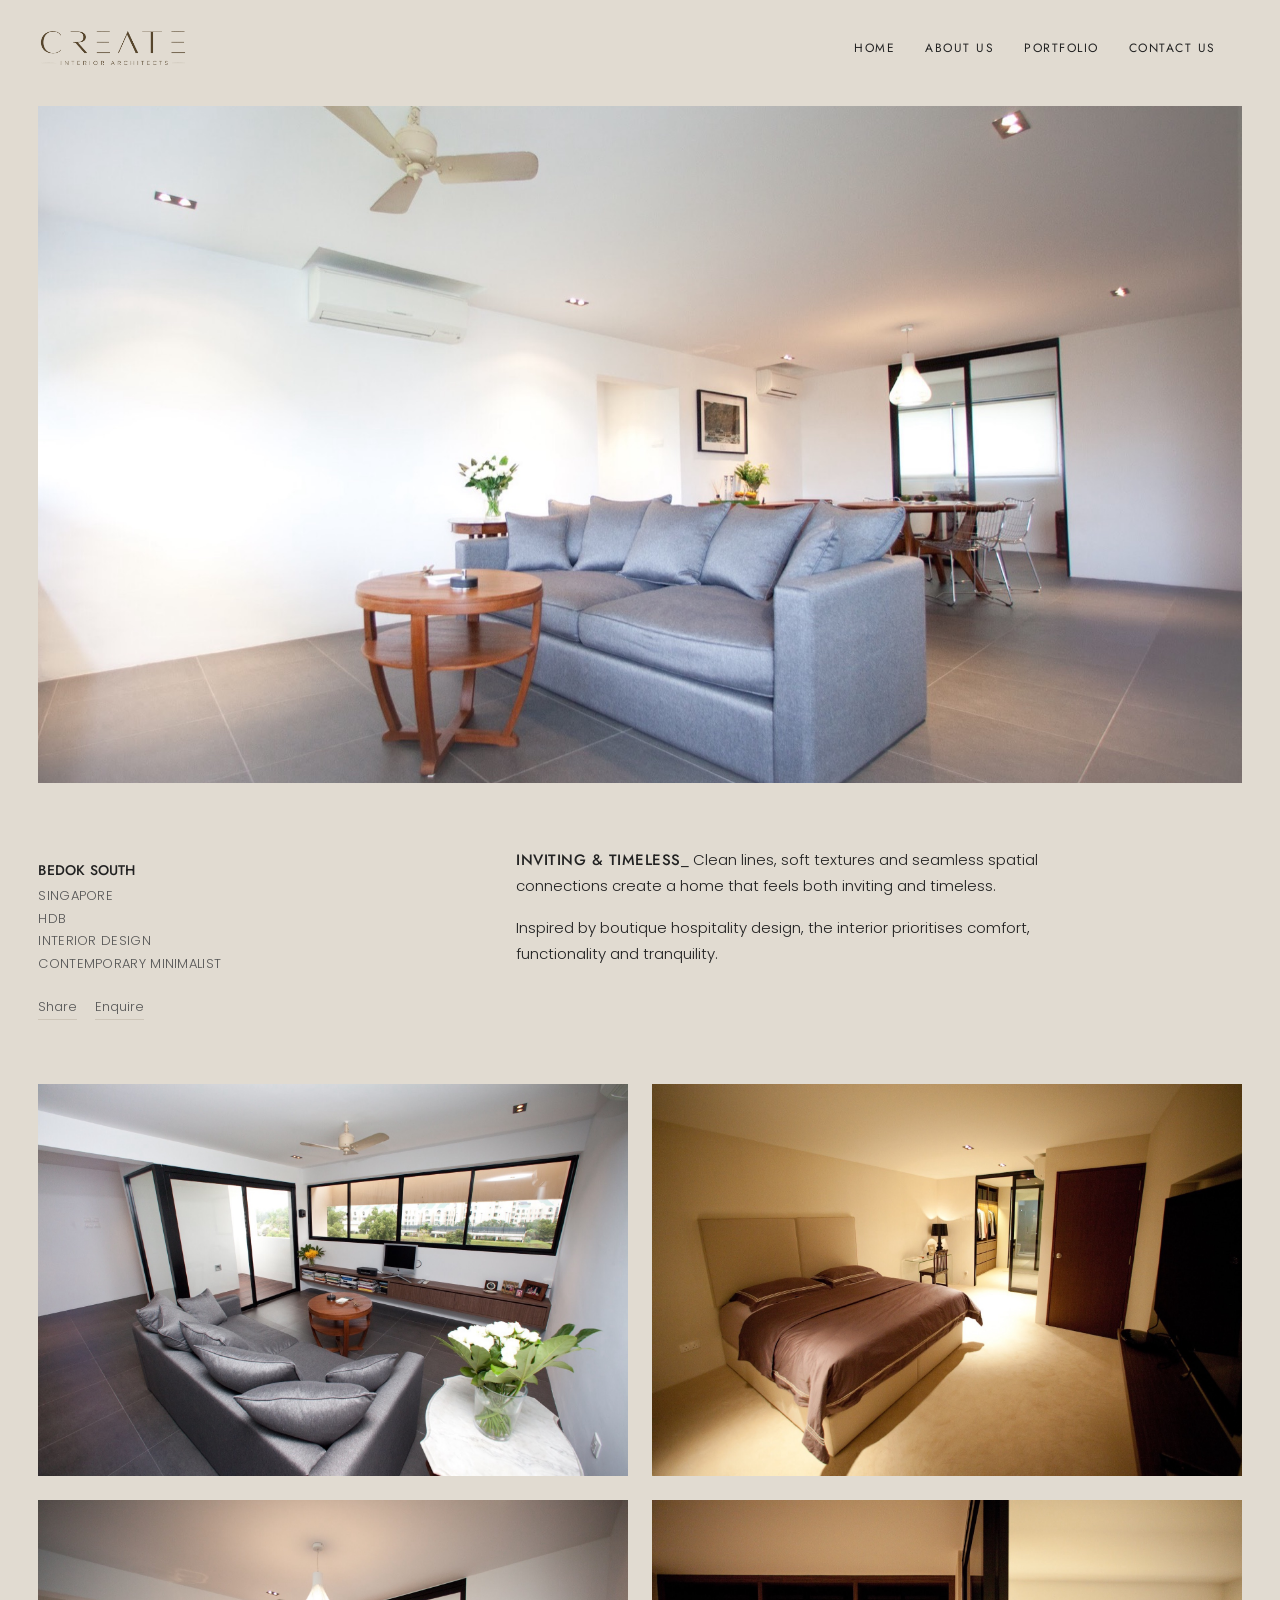
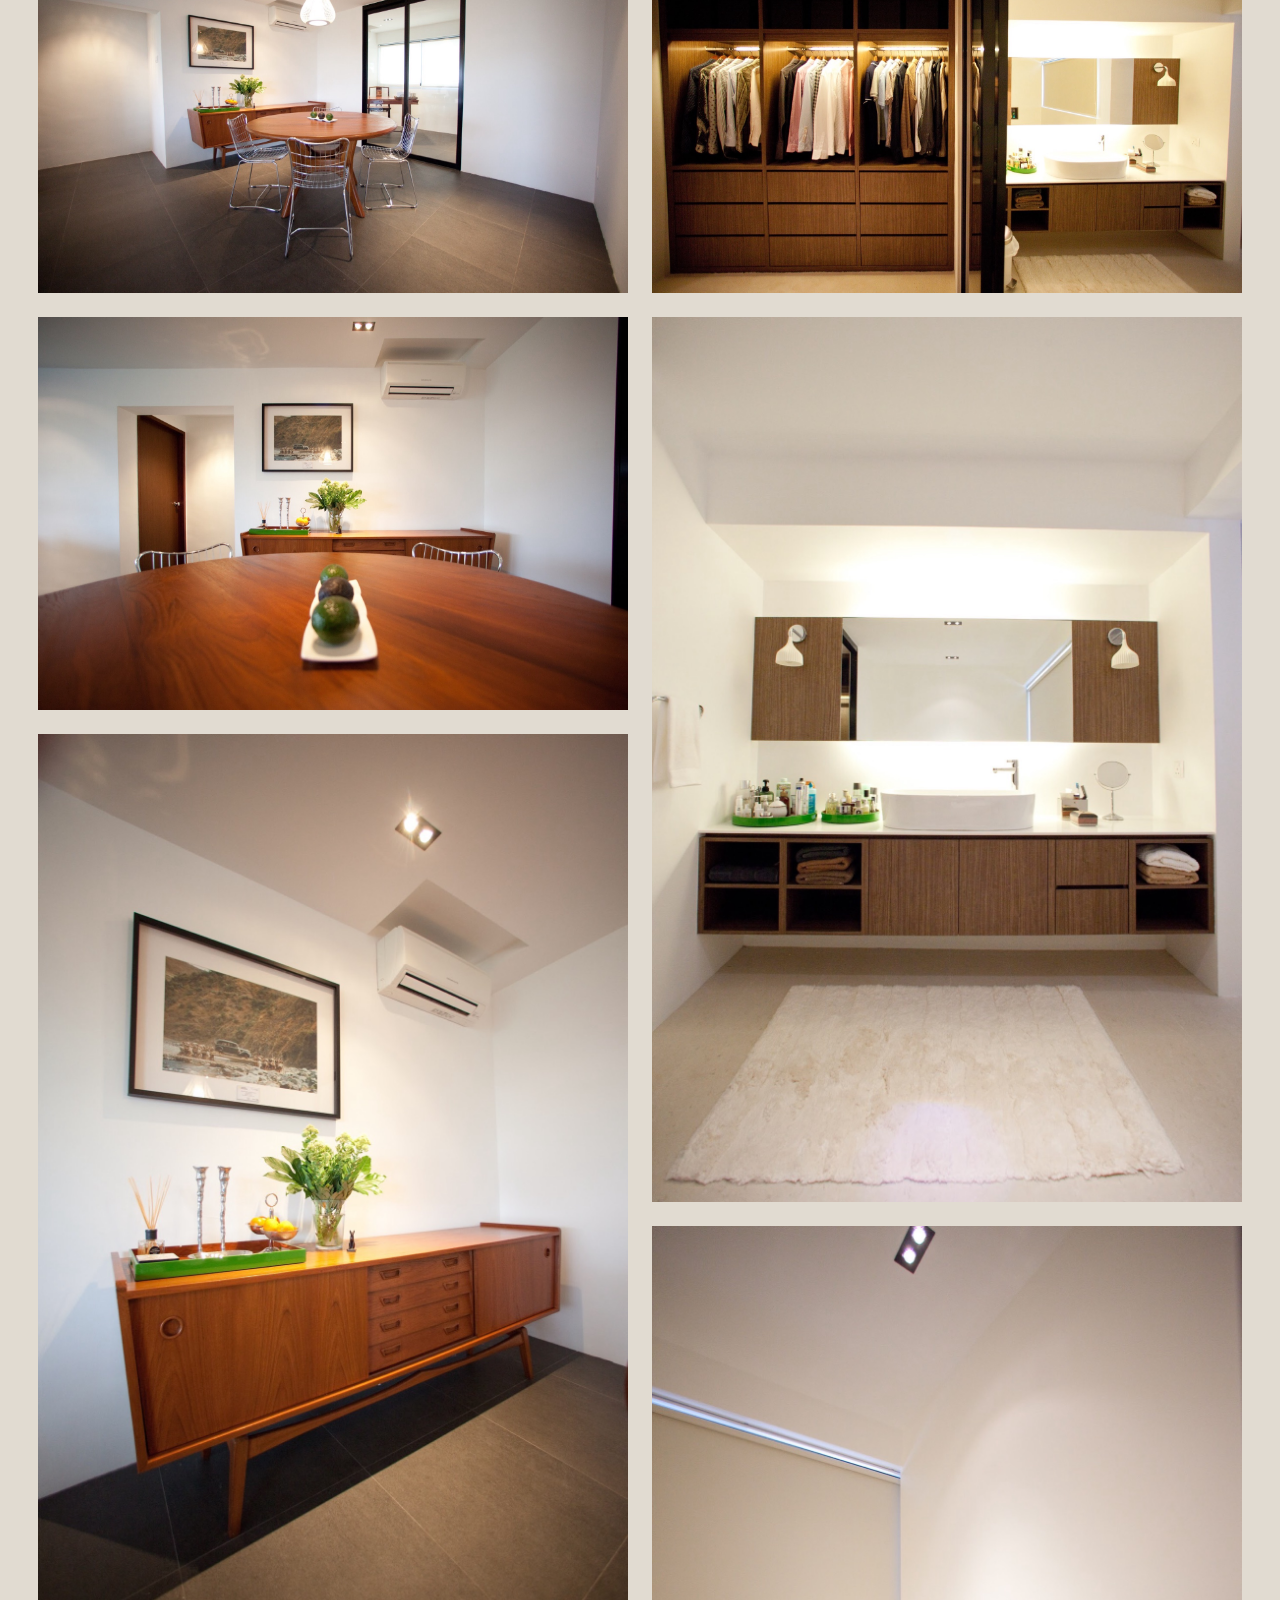
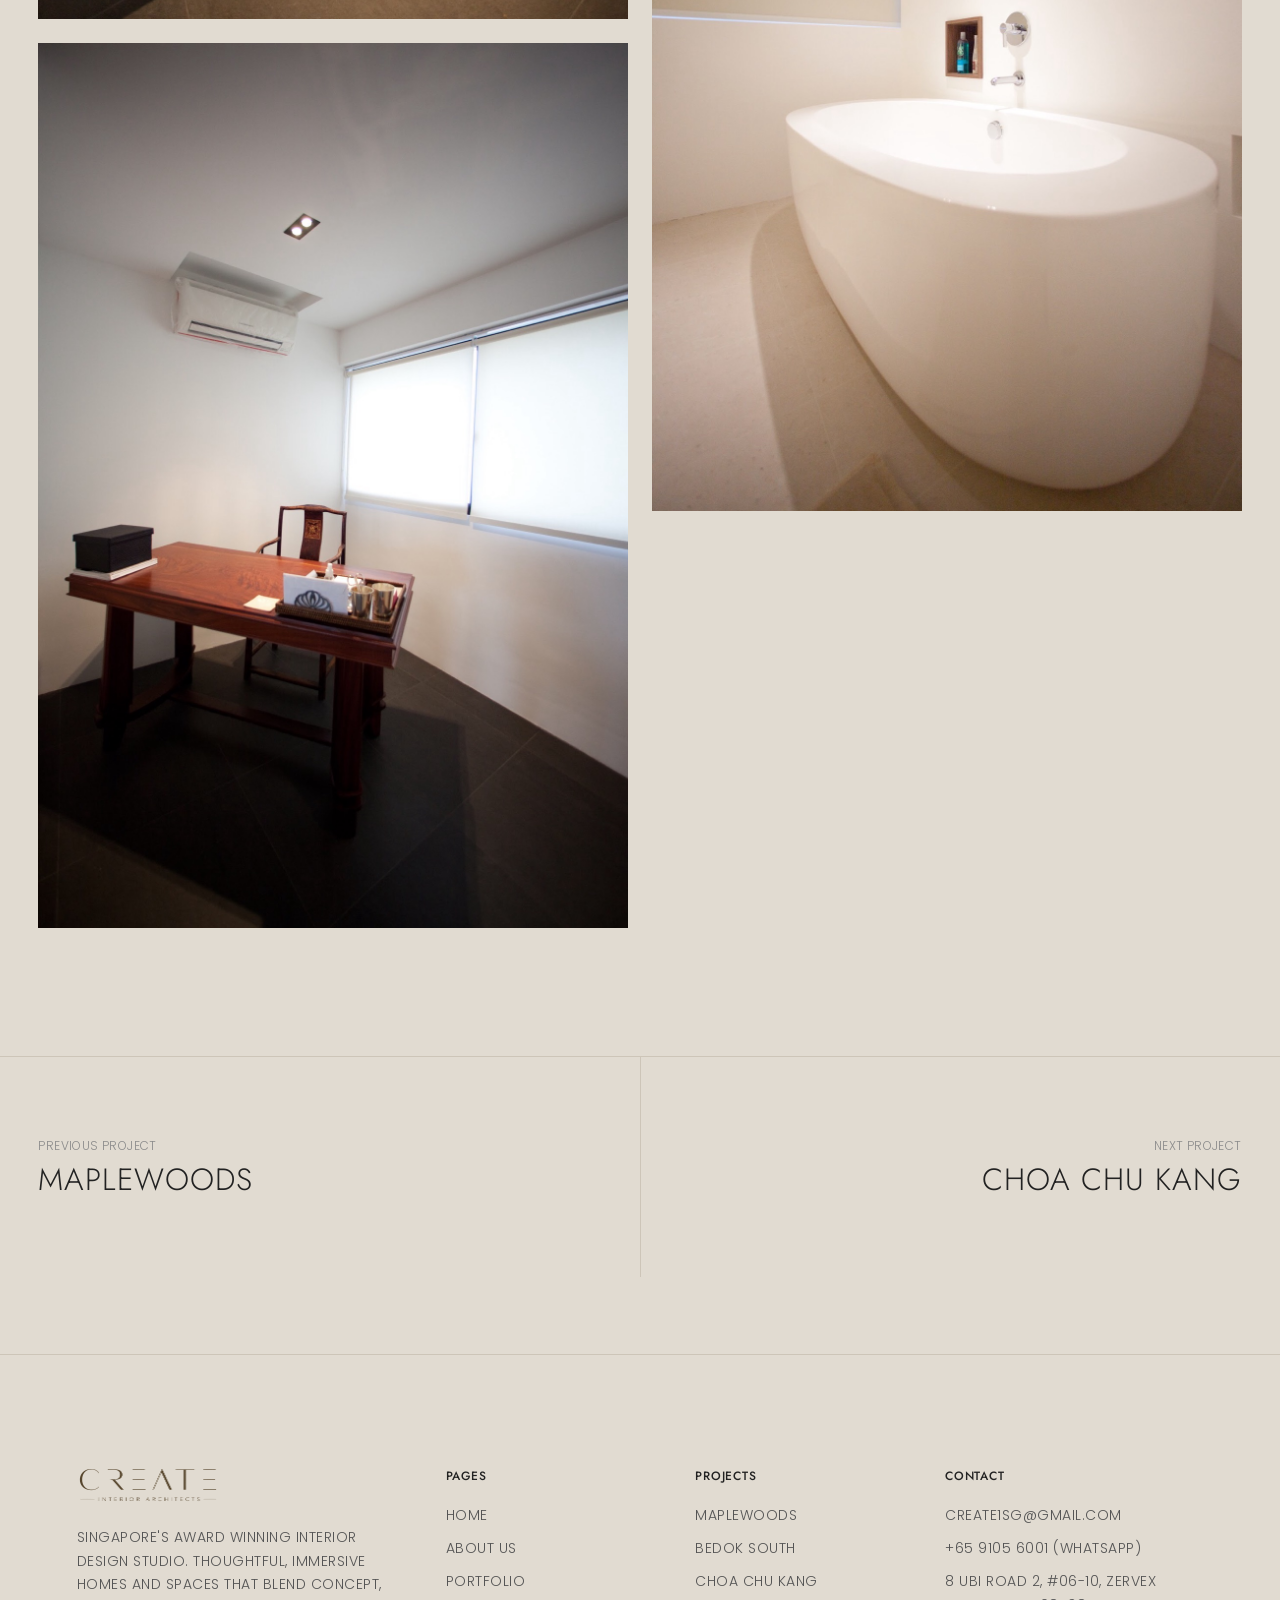
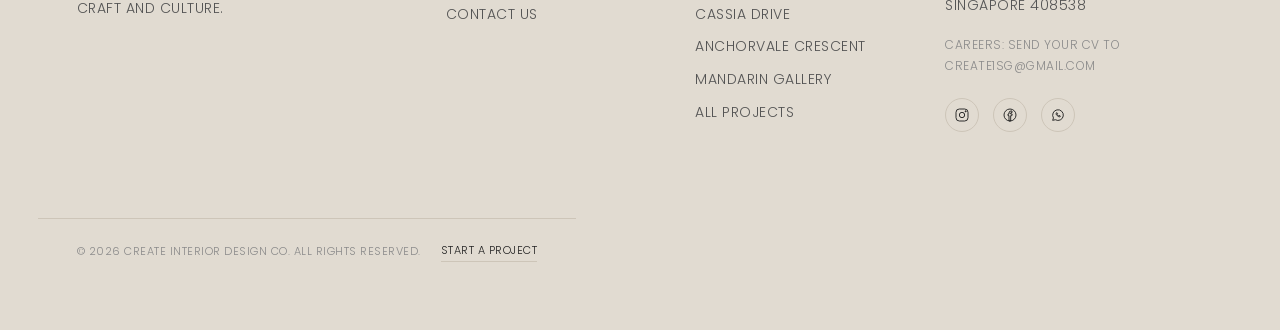
<file: projects/bedok-south/index.html>
<!doctype html>
<html lang="en">
<head>
<meta charset="utf-8">
<meta name="viewport" content="width=device-width, initial-scale=1">
<title>Bedok South — CREATE Interior Architects</title>
<meta name="description" content="Contemporary Minimalist hdb interior design in Singapore. Clean lines, soft textures and seamless spatial connections create a home that feels both inviting and timeless.">
<meta property="og:title" content="Bedok South — CREATE Interior Architects">
<meta property="og:description" content="Contemporary Minimalist hdb interior design in Singapore. Clean lines, soft textures and seamless spatial connections create a home that feels both inviting and timeless.">
<link rel="icon" href="../../assets/img/favicon-32.png" sizes="32x32">
<link rel="icon" href="../../assets/img/favicon-192.png" sizes="192x192">
<link rel="apple-touch-icon" href="../../assets/img/apple-touch-icon.png">
<link rel="preconnect" href="https://fonts.googleapis.com">
<link rel="preconnect" href="https://fonts.gstatic.com" crossorigin>
<link href="https://fonts.googleapis.com/css2?family=Jost:ital,wght@0,300;0,400;0,500;1,300&family=Poppins:wght@300;400;500&display=swap" rel="stylesheet">
<link rel="stylesheet" href="../../assets/css/style.css?v=mwcacwe1">

</head>
<body>
<div class="curtain" aria-hidden="true"></div>
<header class="header">
  <a class="header__logo" href="../../index.html" aria-label="CREATE Interior Architects — home">
    <img class="logo-dark" src="../../assets/img/logo.png" alt="CREATE">
    <img class="logo-white" src="../../assets/img/logo-white.png" alt="CREATE">
  </a>
  <nav class="header__nav" aria-label="Main">
    <a href="../../index.html">Home</a>
    <a href="../../about.html">About Us</a>
    <a href="../../portfolio.html">Portfolio</a>
    <a href="../../contact.html">Contact Us</a>
  </nav>
  <button class="menu-btn" aria-label="Menu" aria-expanded="false"><span></span></button>
</header>

<main class="page">
  <div class="proj-hero wrap" data-photo="17">
    <img src="../../assets/img/web/bedoksouth_IMG_0374.jpg" alt="Bedok South" fetchpriority="high">
  </div>

  <section class="proj-head wrap">
    <div class="row-2">
      <div class="meta">
        <h1 class="h-title">Bedok South</h1>
        <div>Singapore</div>
        <div>HDB</div>
        <div>Interior Design</div>
        <div>Contemporary Minimalist</div>
        <div class="links">
          <a href="#" data-share>Share</a>
          <a href="../../contact.html">Enquire</a>
        </div>
      </div>
      <div class="text">
        <p><span class="kicker">INVITING &amp; TIMELESS_</span> Clean lines, soft textures and seamless spatial connections create a home that feels both inviting and timeless.</p>
        <p>Inspired by boutique hospitality design, the interior prioritises comfort, functionality and tranquility.</p>
      </div>
    </div>
  </section>

  <section class="wrap">
    <div class="proj-gallery">
      <figure data-photo="18"><img src="../../assets/img/web/bedoksouth_IMG_0392.jpg" alt="Bedok South" loading="lazy" width="2048" height="1365"></figure>
      <figure data-photo="19"><img src="../../assets/img/web/bedoksouth_IMG_0376.jpg" alt="Bedok South" loading="lazy" width="2048" height="1365"></figure>
      <figure data-photo="20"><img src="../../assets/img/web/bedoksouth_IMG_0379.jpg" alt="Bedok South" loading="lazy" width="2048" height="1365"></figure>
      <figure data-photo="21"><img src="../../assets/img/web/bedoksouth_IMG_0381.jpg" alt="Bedok South" loading="lazy" width="1365" height="2048"></figure>
      <figure data-photo="22"><img src="../../assets/img/web/bedoksouth_IMG_0375.jpg" alt="Bedok South" loading="lazy" width="1365" height="2048"></figure>
      <figure data-photo="23"><img src="../../assets/img/web/bedoksouth_IMG_0382.jpg" alt="Bedok South" loading="lazy" width="2048" height="1365"></figure>
      <figure data-photo="24"><img src="../../assets/img/web/bedoksouth_IMG_0384.jpg" alt="Bedok South" loading="lazy" width="2048" height="1365"></figure>
      <figure data-photo="25"><img src="../../assets/img/web/bedoksouth_IMG_0387.jpg" alt="Bedok South" loading="lazy" width="1365" height="2048"></figure>
      <figure data-photo="26"><img src="../../assets/img/web/bedoksouth_IMG_0385.jpg" alt="Bedok South" loading="lazy" width="1365" height="2048"></figure>
    </div>
  </section>

  <section class="section--tight"></section>
  <nav class="proj-nav" aria-label="More projects">
    <a href="../../projects/maplewoods/"><img src="../../assets/img/web/Maplewoods-1-scaled.jpg" alt="" loading="lazy"><span class="label">Previous project</span><span class="name">Maplewoods</span></a>
    <a href="../../projects/cck/"><img src="../../assets/img/web/cck_IMG_0320.jpg" alt="" loading="lazy"><span class="label">Next project</span><span class="name">Choa Chu Kang</span></a>
  </nav>
</main>

<nav class="menu" aria-label="Main">
  <div class="menu__inner">
    <div class="menu__nav">
      <a href="../../index.html" class="is-active">Home</a>
      <a href="../../about.html">About Us</a>
      <a href="../../portfolio.html">Portfolio</a>
      <a href="../../contact.html">Contact Us</a>
    </div>
    <div class="menu__aside">
      <a href="https://www.instagram.com/create.interiors" target="_blank" rel="noopener" aria-label="Instagram"><svg viewBox="0 0 24 24"><rect x="3" y="3" width="18" height="18" rx="5"/><circle cx="12" cy="12" r="4"/><circle cx="17.5" cy="6.5" r="0.8" fill="currentColor"/></svg></a>
      <a href="https://www.facebook.com/createinteriors" target="_blank" rel="noopener" aria-label="Facebook"><svg viewBox="0 0 24 24"><circle cx="12" cy="12" r="9"/><path d="M13.5 8.5h1.5V6h-1.5a3 3 0 0 0-3 3v1.5H9v2.5h1.5V21H13v-8h1.8l.4-2.5H13V9a.5.5 0 0 1 .5-.5z"/></svg></a>
      <a href="https://wa.me/6591056001" target="_blank" rel="noopener" aria-label="WhatsApp"><svg viewBox="0 0 24 24"><path d="M4 20l1.2-3.6A8 8 0 1 1 8 19.1z"/><path d="M9 9.5c0 2.5 3 5 5.5 5.5l1-1.5-1.7-.9-.8.8c-1-.4-2-1.4-2.4-2.4l.8-.8-.9-1.7z"/></svg></a>
    </div>
  </div>
  <div class="menu__foot">
    <span>&copy; 2026 CREATE Interior Design Co. All rights reserved.</span>
    <span>Singapore</span>
  </div>
</nav>
<footer class="footer">
  <div class="wrap footer__top">
    <div class="footer__brand">
      <a href="../../index.html"><img src="../../assets/img/logo.png" alt="CREATE"></a>
      <p>Singapore's award winning interior design studio. Thoughtful, immersive homes and spaces that blend concept, craft and culture.</p>
    </div>
    <div class="footer__col">
      <div class="h-section">Pages</div>
      <ul class="ul">
        <li><a href="../../index.html">Home</a></li>
        <li><a href="../../about.html">About Us</a></li>
        <li><a href="../../portfolio.html">Portfolio</a></li>
        <li><a href="../../contact.html">Contact Us</a></li>
      </ul>
    </div>
    <div class="footer__col">
      <div class="h-section">Projects</div>
      <ul class="ul">
        <li><a href="../../projects/maplewoods/">Maplewoods</a></li>
        <li><a href="../../projects/bedok-south/">Bedok South</a></li>
        <li><a href="../../projects/cck/">Choa Chu Kang</a></li>
        <li><a href="../../projects/cassia/">Cassia Drive</a></li>
        <li><a href="../../projects/anchorvale/">Anchorvale Crescent</a></li>
        <li><a href="../../projects/mandarin-gallery/">Mandarin Gallery</a></li>
        <li><a href="../../portfolio.html">All projects</a></li>
      </ul>
    </div>
    <div class="footer__col">
      <div class="h-section">Contact</div>
      <ul class="ul">
        <li><a href="mailto:create1sg@gmail.com">create1sg@gmail.com</a></li>
        <li><a href="https://wa.me/6591056001" target="_blank" rel="noopener">+65 9105 6001 (WhatsApp)</a></li>
        <li>8 Ubi Road 2, #06-10, Zervex<br>Singapore 408538</li>
        <li class="footer__careers">Careers: send your CV to <a href="mailto:create1sg@gmail.com?subject=Application">create1sg@gmail.com</a></li>
      </ul>
      <div class="footer__social">
        <a href="https://www.instagram.com/create.interiors" target="_blank" rel="noopener" aria-label="Instagram"><svg viewBox="0 0 24 24"><rect x="3" y="3" width="18" height="18" rx="5"/><circle cx="12" cy="12" r="4"/><circle cx="17.5" cy="6.5" r="0.8" fill="currentColor"/></svg></a>
        <a href="https://www.facebook.com/createinteriors" target="_blank" rel="noopener" aria-label="Facebook"><svg viewBox="0 0 24 24"><circle cx="12" cy="12" r="9"/><path d="M13.5 8.5h1.5V6h-1.5a3 3 0 0 0-3 3v1.5H9v2.5h1.5V21H13v-8h1.8l.4-2.5H13V9a.5.5 0 0 1 .5-.5z"/></svg></a>
        <a href="https://wa.me/6591056001" target="_blank" rel="noopener" aria-label="WhatsApp"><svg viewBox="0 0 24 24"><path d="M4 20l1.2-3.6A8 8 0 1 1 8 19.1z"/><path d="M9 9.5c0 2.5 3 5 5.5 5.5l1-1.5-1.7-.9-.8.8c-1-.4-2-1.4-2.4-2.4l.8-.8-.9-1.7z"/></svg></a>
      </div>
    </div>
  </div>
  <div class="wrap footer__bottom">
    <span>&copy; 2026 CREATE Interior Design Co. All rights reserved.</span>
    <a href="../../contact.html" class="footer__cta">Start a project</a>
  </div>
</footer>
<script src="../../assets/js/photos.js?v=mwcacwe1"></script>
<script src="../../assets/js/main.js?v=mwcacwe1"></script>
</body>
</html>
</file>
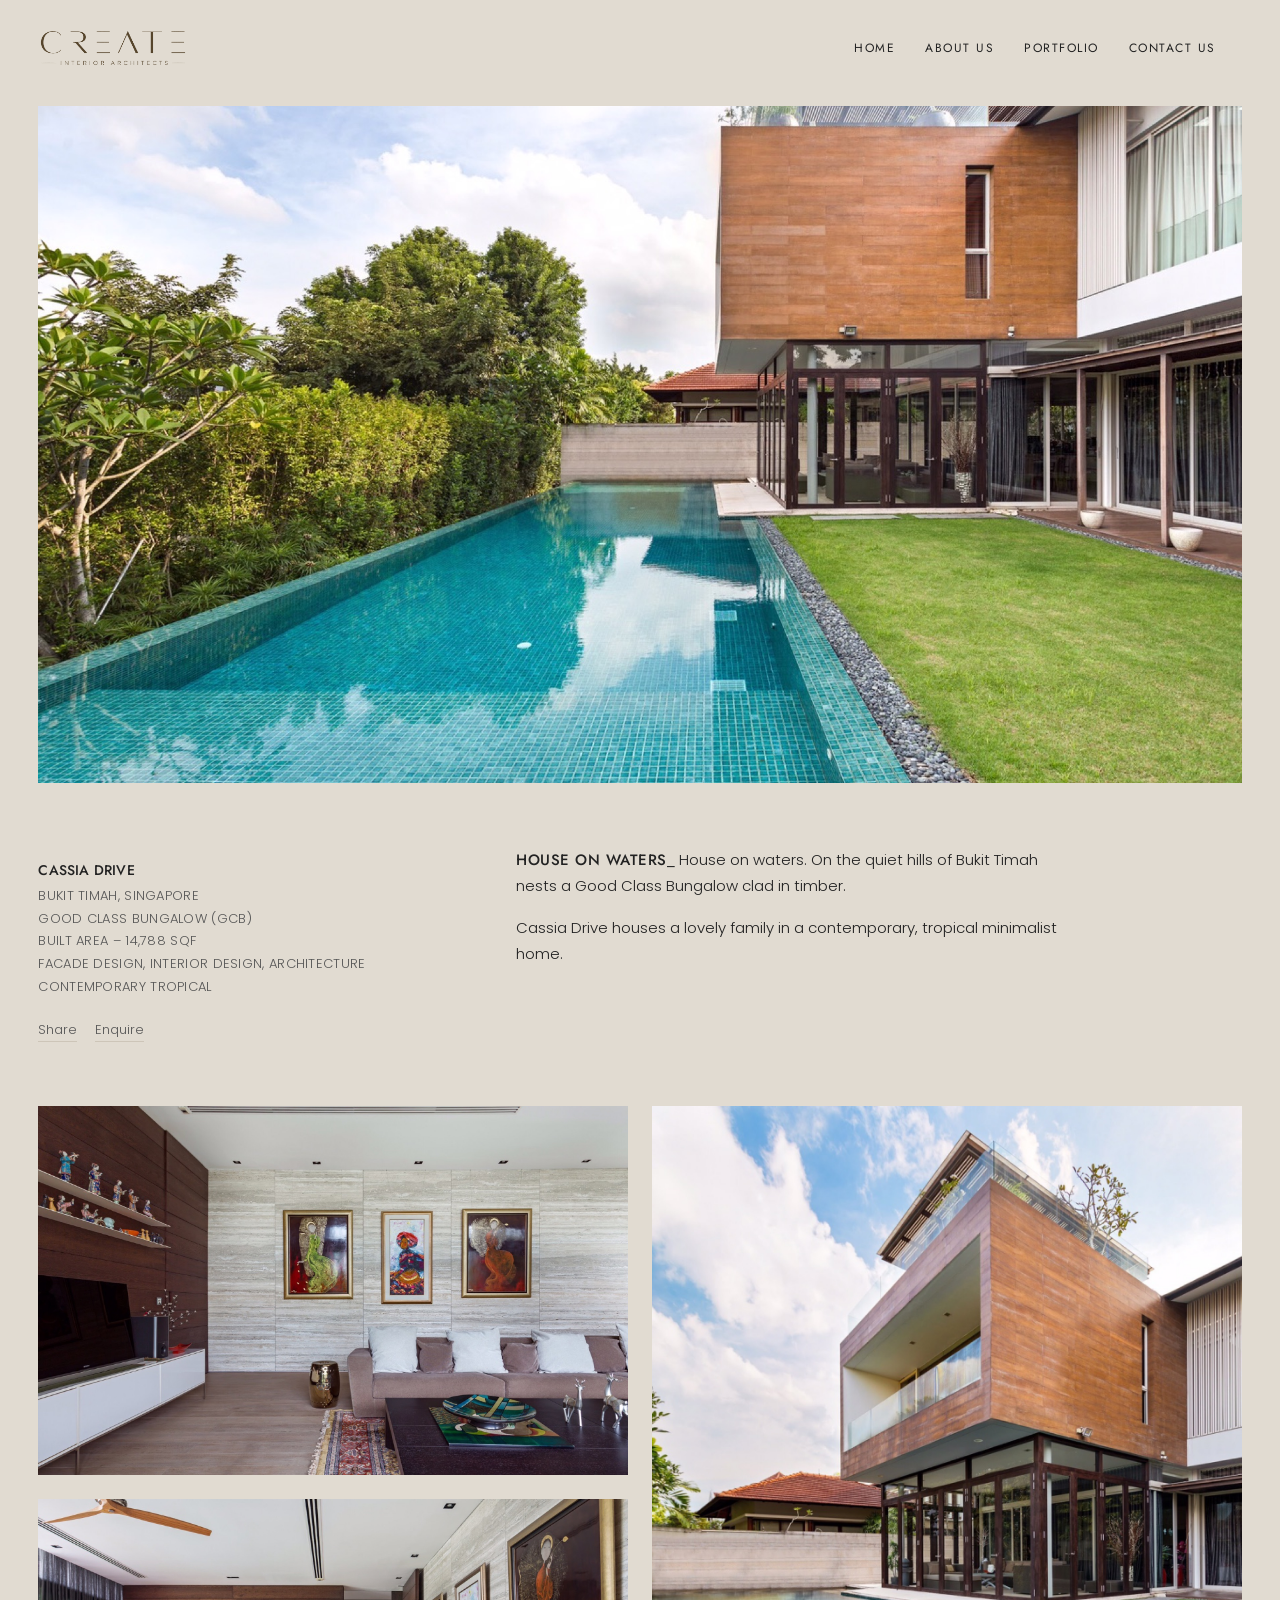
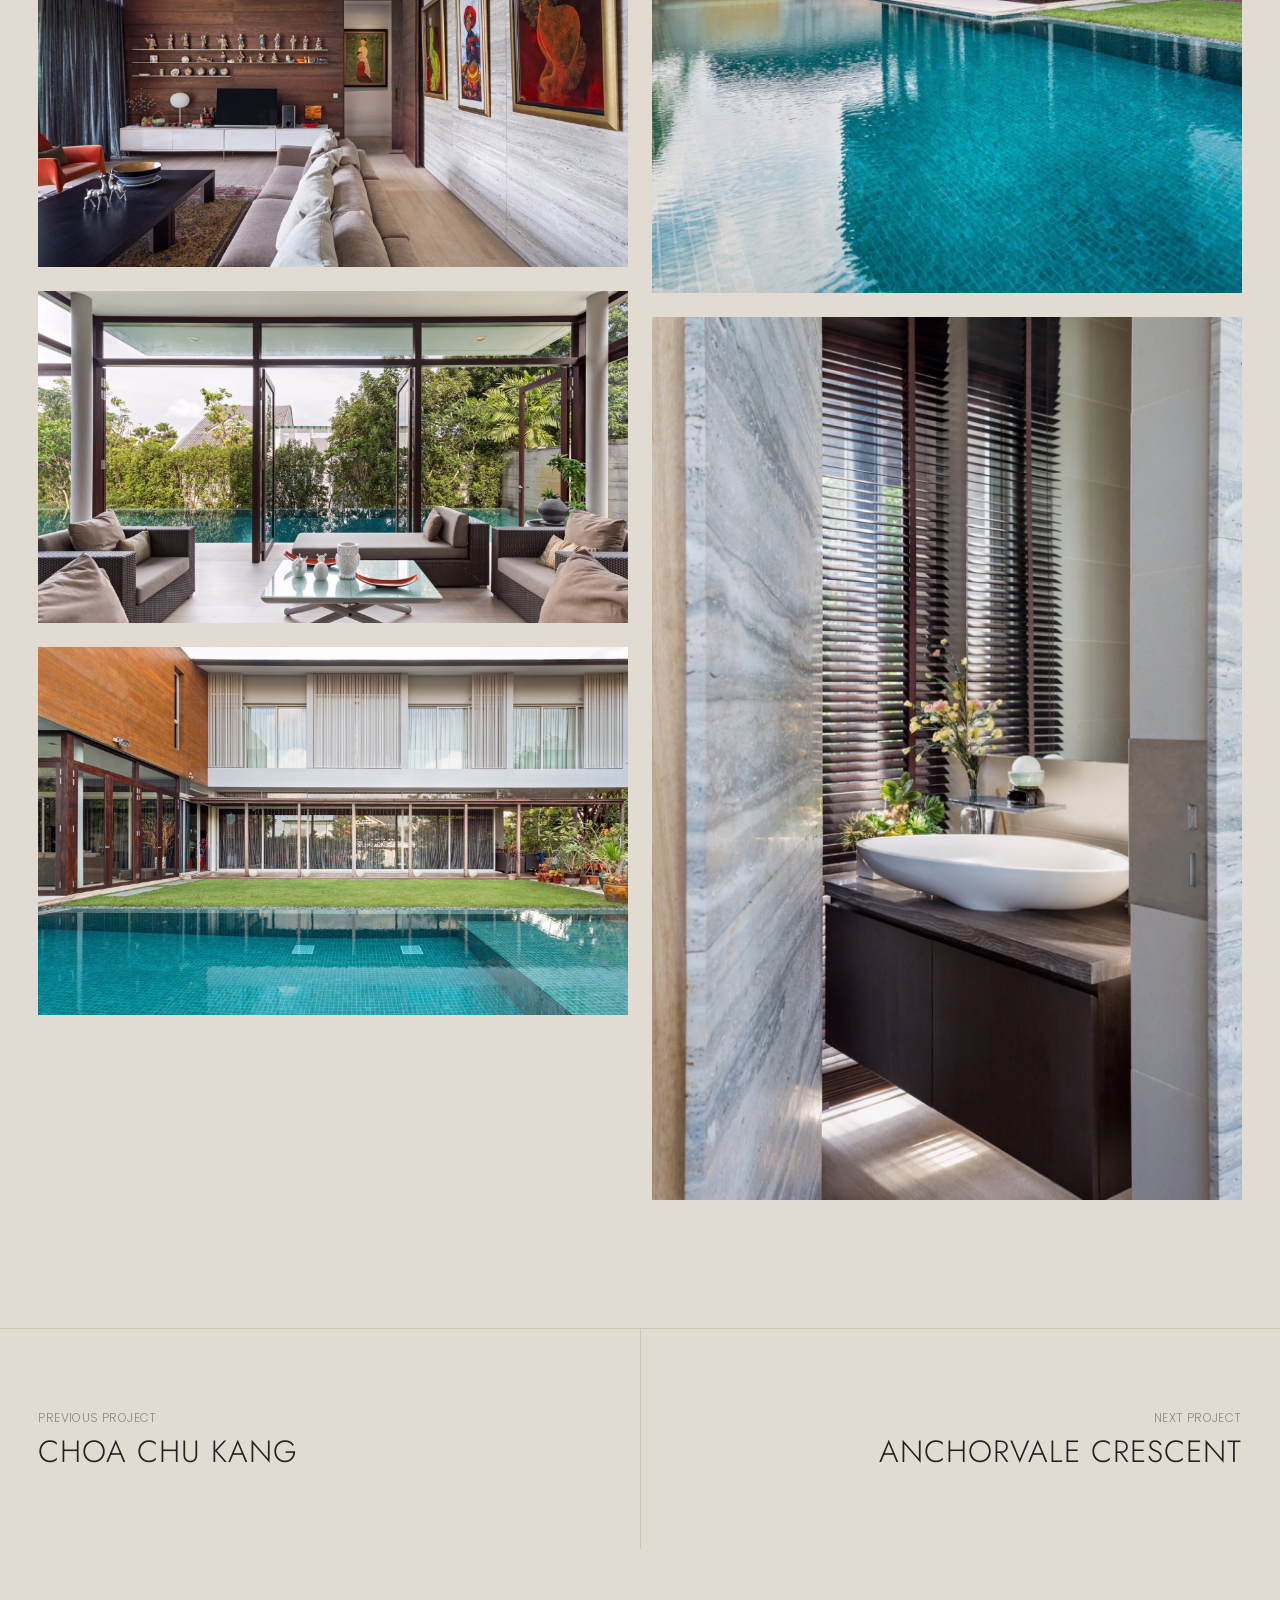
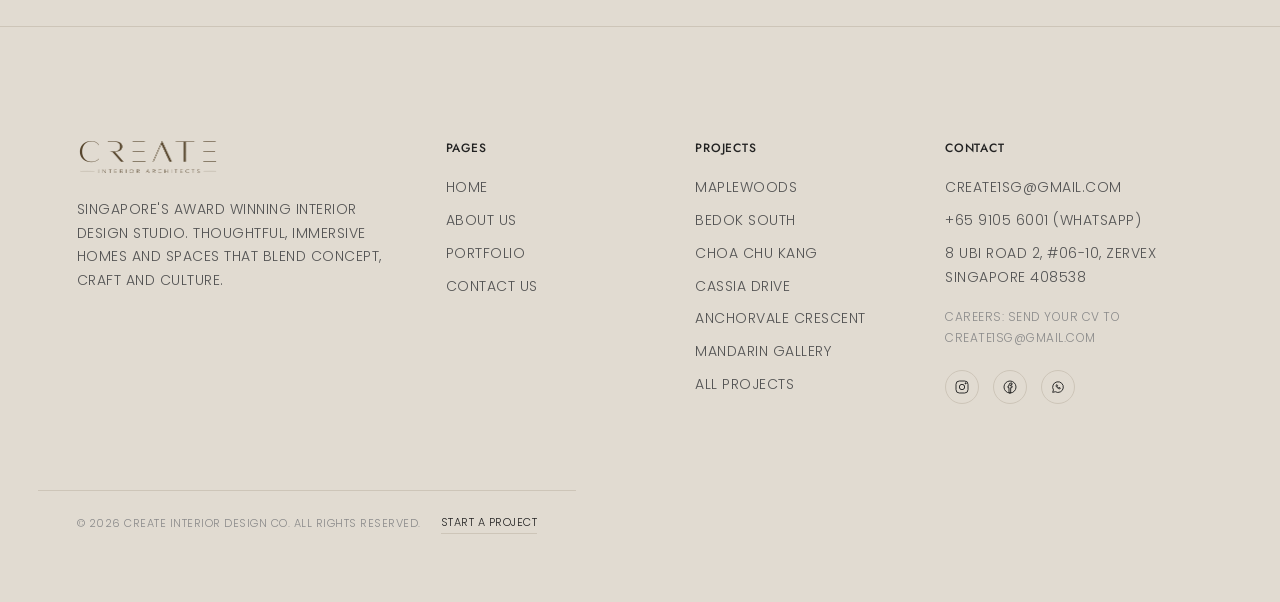
<file: projects/cassia/index.html>
<!doctype html>
<html lang="en">
<head>
<meta charset="utf-8">
<meta name="viewport" content="width=device-width, initial-scale=1">
<title>Cassia Drive — CREATE Interior Architects</title>
<meta name="description" content="Contemporary Tropical good class bungalow (gcb) interior design in Bukit Timah, Singapore. House on waters. On the quiet hills of Bukit Timah nests a Good Class Bungalow clad in timber.">
<meta property="og:title" content="Cassia Drive — CREATE Interior Architects">
<meta property="og:description" content="Contemporary Tropical good class bungalow (gcb) interior design in Bukit Timah, Singapore. House on waters. On the quiet hills of Bukit Timah nests a Good Class Bungalow clad in timber.">
<link rel="icon" href="../../assets/img/favicon-32.png" sizes="32x32">
<link rel="icon" href="../../assets/img/favicon-192.png" sizes="192x192">
<link rel="apple-touch-icon" href="../../assets/img/apple-touch-icon.png">
<link rel="preconnect" href="https://fonts.googleapis.com">
<link rel="preconnect" href="https://fonts.gstatic.com" crossorigin>
<link href="https://fonts.googleapis.com/css2?family=Jost:ital,wght@0,300;0,400;0,500;1,300&family=Poppins:wght@300;400;500&display=swap" rel="stylesheet">
<link rel="stylesheet" href="../../assets/css/style.css?v=mwcacwe1">

</head>
<body>
<div class="curtain" aria-hidden="true"></div>
<header class="header">
  <a class="header__logo" href="../../index.html" aria-label="CREATE Interior Architects — home">
    <img class="logo-dark" src="../../assets/img/logo.png" alt="CREATE">
    <img class="logo-white" src="../../assets/img/logo-white.png" alt="CREATE">
  </a>
  <nav class="header__nav" aria-label="Main">
    <a href="../../index.html">Home</a>
    <a href="../../about.html">About Us</a>
    <a href="../../portfolio.html">Portfolio</a>
    <a href="../../contact.html">Contact Us</a>
  </nav>
  <button class="menu-btn" aria-label="Menu" aria-expanded="false"><span></span></button>
</header>

<main class="page">
  <div class="proj-hero wrap" data-photo="35">
    <img src="../../assets/img/web/IMG_0553.jpg" alt="Cassia Drive" fetchpriority="high">
  </div>

  <section class="proj-head wrap">
    <div class="row-2">
      <div class="meta">
        <h1 class="h-title">Cassia Drive</h1>
        <div>Bukit Timah, Singapore</div>
        <div>Good Class Bungalow (GCB)</div>
        <div>Built area &ndash; 14,788 sqf</div>
        <div>Facade Design, Interior Design, Architecture</div>
        <div>Contemporary Tropical</div>
        <div class="links">
          <a href="#" data-share>Share</a>
          <a href="../../contact.html">Enquire</a>
        </div>
      </div>
      <div class="text">
        <p><span class="kicker">HOUSE ON WATERS_</span> House on waters. On the quiet hills of Bukit Timah nests a Good Class Bungalow clad in timber.</p>
        <p>Cassia Drive houses a lovely family in a contemporary, tropical minimalist home.</p>
      </div>
    </div>
  </section>

  <section class="wrap">
    <div class="proj-gallery">
      <figure data-photo="36"><img src="../../assets/img/web/IMG_0559.jpg" alt="Cassia Drive" loading="lazy" width="1280" height="800"></figure>
      <figure data-photo="37"><img src="../../assets/img/web/IMG_0558.jpg" alt="Cassia Drive" loading="lazy" width="1280" height="800"></figure>
      <figure data-photo="38"><img src="../../assets/img/web/IMG_0556.jpg" alt="Cassia Drive" loading="lazy" width="1280" height="720"></figure>
      <figure data-photo="39"><img src="../../assets/img/web/IMG_0552.jpg" alt="Cassia Drive" loading="lazy" width="1280" height="800"></figure>
      <figure data-photo="40"><img src="../../assets/img/web/IMG_0555.jpg" alt="Cassia Drive" loading="lazy" width="960" height="1280"></figure>
      <figure data-photo="41"><img src="../../assets/img/web/IMG_0561.jpg" alt="Cassia Drive" loading="lazy" width="854" height="1280"></figure>
    </div>
  </section>

  <section class="section--tight"></section>
  <nav class="proj-nav" aria-label="More projects">
    <a href="../../projects/cck/"><img src="../../assets/img/web/cck_IMG_0320.jpg" alt="" loading="lazy"><span class="label">Previous project</span><span class="name">Choa Chu Kang</span></a>
    <a href="../../projects/anchorvale/"><img src="../../assets/img/web/IMG_0347.jpg" alt="" loading="lazy"><span class="label">Next project</span><span class="name">Anchorvale Crescent</span></a>
  </nav>
</main>

<nav class="menu" aria-label="Main">
  <div class="menu__inner">
    <div class="menu__nav">
      <a href="../../index.html" class="is-active">Home</a>
      <a href="../../about.html">About Us</a>
      <a href="../../portfolio.html">Portfolio</a>
      <a href="../../contact.html">Contact Us</a>
    </div>
    <div class="menu__aside">
      <a href="https://www.instagram.com/create.interiors" target="_blank" rel="noopener" aria-label="Instagram"><svg viewBox="0 0 24 24"><rect x="3" y="3" width="18" height="18" rx="5"/><circle cx="12" cy="12" r="4"/><circle cx="17.5" cy="6.5" r="0.8" fill="currentColor"/></svg></a>
      <a href="https://www.facebook.com/createinteriors" target="_blank" rel="noopener" aria-label="Facebook"><svg viewBox="0 0 24 24"><circle cx="12" cy="12" r="9"/><path d="M13.5 8.5h1.5V6h-1.5a3 3 0 0 0-3 3v1.5H9v2.5h1.5V21H13v-8h1.8l.4-2.5H13V9a.5.5 0 0 1 .5-.5z"/></svg></a>
      <a href="https://wa.me/6591056001" target="_blank" rel="noopener" aria-label="WhatsApp"><svg viewBox="0 0 24 24"><path d="M4 20l1.2-3.6A8 8 0 1 1 8 19.1z"/><path d="M9 9.5c0 2.5 3 5 5.5 5.5l1-1.5-1.7-.9-.8.8c-1-.4-2-1.4-2.4-2.4l.8-.8-.9-1.7z"/></svg></a>
    </div>
  </div>
  <div class="menu__foot">
    <span>&copy; 2026 CREATE Interior Design Co. All rights reserved.</span>
    <span>Singapore</span>
  </div>
</nav>
<footer class="footer">
  <div class="wrap footer__top">
    <div class="footer__brand">
      <a href="../../index.html"><img src="../../assets/img/logo.png" alt="CREATE"></a>
      <p>Singapore's award winning interior design studio. Thoughtful, immersive homes and spaces that blend concept, craft and culture.</p>
    </div>
    <div class="footer__col">
      <div class="h-section">Pages</div>
      <ul class="ul">
        <li><a href="../../index.html">Home</a></li>
        <li><a href="../../about.html">About Us</a></li>
        <li><a href="../../portfolio.html">Portfolio</a></li>
        <li><a href="../../contact.html">Contact Us</a></li>
      </ul>
    </div>
    <div class="footer__col">
      <div class="h-section">Projects</div>
      <ul class="ul">
        <li><a href="../../projects/maplewoods/">Maplewoods</a></li>
        <li><a href="../../projects/bedok-south/">Bedok South</a></li>
        <li><a href="../../projects/cck/">Choa Chu Kang</a></li>
        <li><a href="../../projects/cassia/">Cassia Drive</a></li>
        <li><a href="../../projects/anchorvale/">Anchorvale Crescent</a></li>
        <li><a href="../../projects/mandarin-gallery/">Mandarin Gallery</a></li>
        <li><a href="../../portfolio.html">All projects</a></li>
      </ul>
    </div>
    <div class="footer__col">
      <div class="h-section">Contact</div>
      <ul class="ul">
        <li><a href="mailto:create1sg@gmail.com">create1sg@gmail.com</a></li>
        <li><a href="https://wa.me/6591056001" target="_blank" rel="noopener">+65 9105 6001 (WhatsApp)</a></li>
        <li>8 Ubi Road 2, #06-10, Zervex<br>Singapore 408538</li>
        <li class="footer__careers">Careers: send your CV to <a href="mailto:create1sg@gmail.com?subject=Application">create1sg@gmail.com</a></li>
      </ul>
      <div class="footer__social">
        <a href="https://www.instagram.com/create.interiors" target="_blank" rel="noopener" aria-label="Instagram"><svg viewBox="0 0 24 24"><rect x="3" y="3" width="18" height="18" rx="5"/><circle cx="12" cy="12" r="4"/><circle cx="17.5" cy="6.5" r="0.8" fill="currentColor"/></svg></a>
        <a href="https://www.facebook.com/createinteriors" target="_blank" rel="noopener" aria-label="Facebook"><svg viewBox="0 0 24 24"><circle cx="12" cy="12" r="9"/><path d="M13.5 8.5h1.5V6h-1.5a3 3 0 0 0-3 3v1.5H9v2.5h1.5V21H13v-8h1.8l.4-2.5H13V9a.5.5 0 0 1 .5-.5z"/></svg></a>
        <a href="https://wa.me/6591056001" target="_blank" rel="noopener" aria-label="WhatsApp"><svg viewBox="0 0 24 24"><path d="M4 20l1.2-3.6A8 8 0 1 1 8 19.1z"/><path d="M9 9.5c0 2.5 3 5 5.5 5.5l1-1.5-1.7-.9-.8.8c-1-.4-2-1.4-2.4-2.4l.8-.8-.9-1.7z"/></svg></a>
      </div>
    </div>
  </div>
  <div class="wrap footer__bottom">
    <span>&copy; 2026 CREATE Interior Design Co. All rights reserved.</span>
    <a href="../../contact.html" class="footer__cta">Start a project</a>
  </div>
</footer>
<script src="../../assets/js/photos.js?v=mwcacwe1"></script>
<script src="../../assets/js/main.js?v=mwcacwe1"></script>
</body>
</html>
</file>
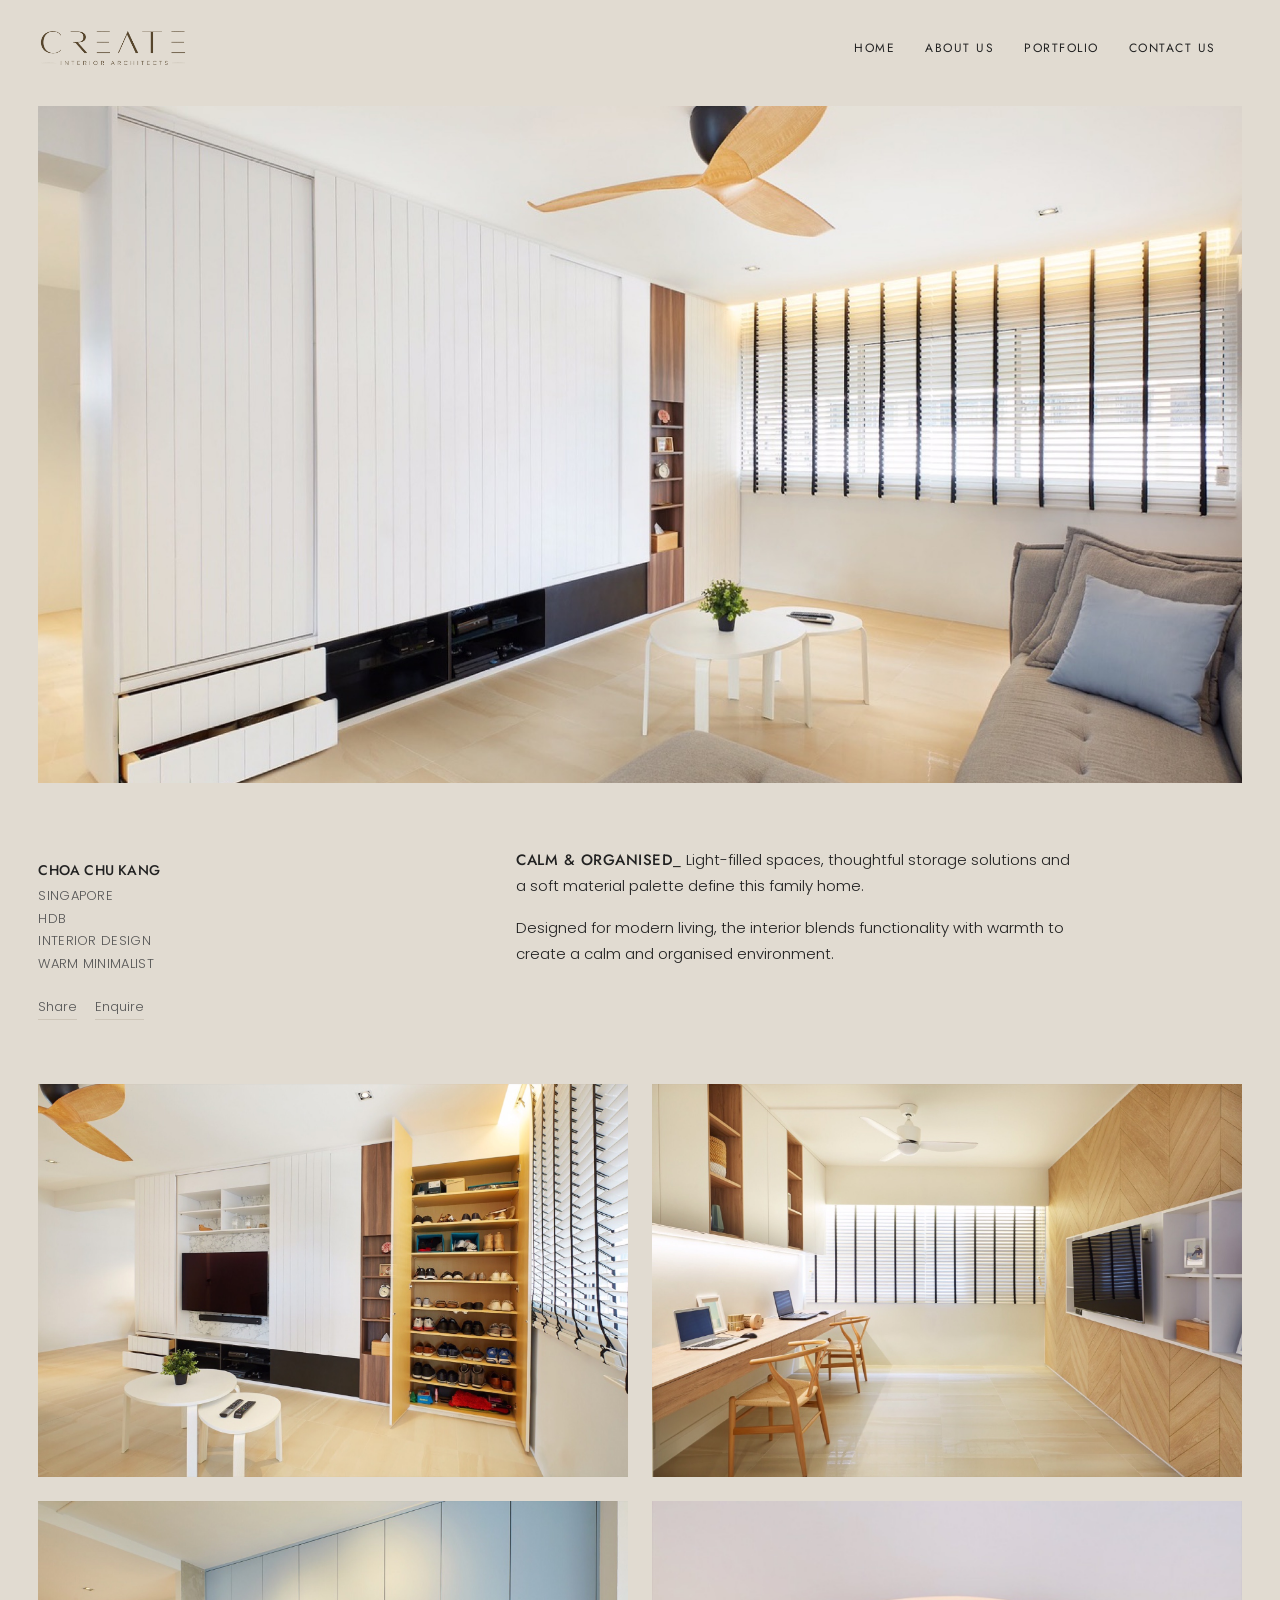
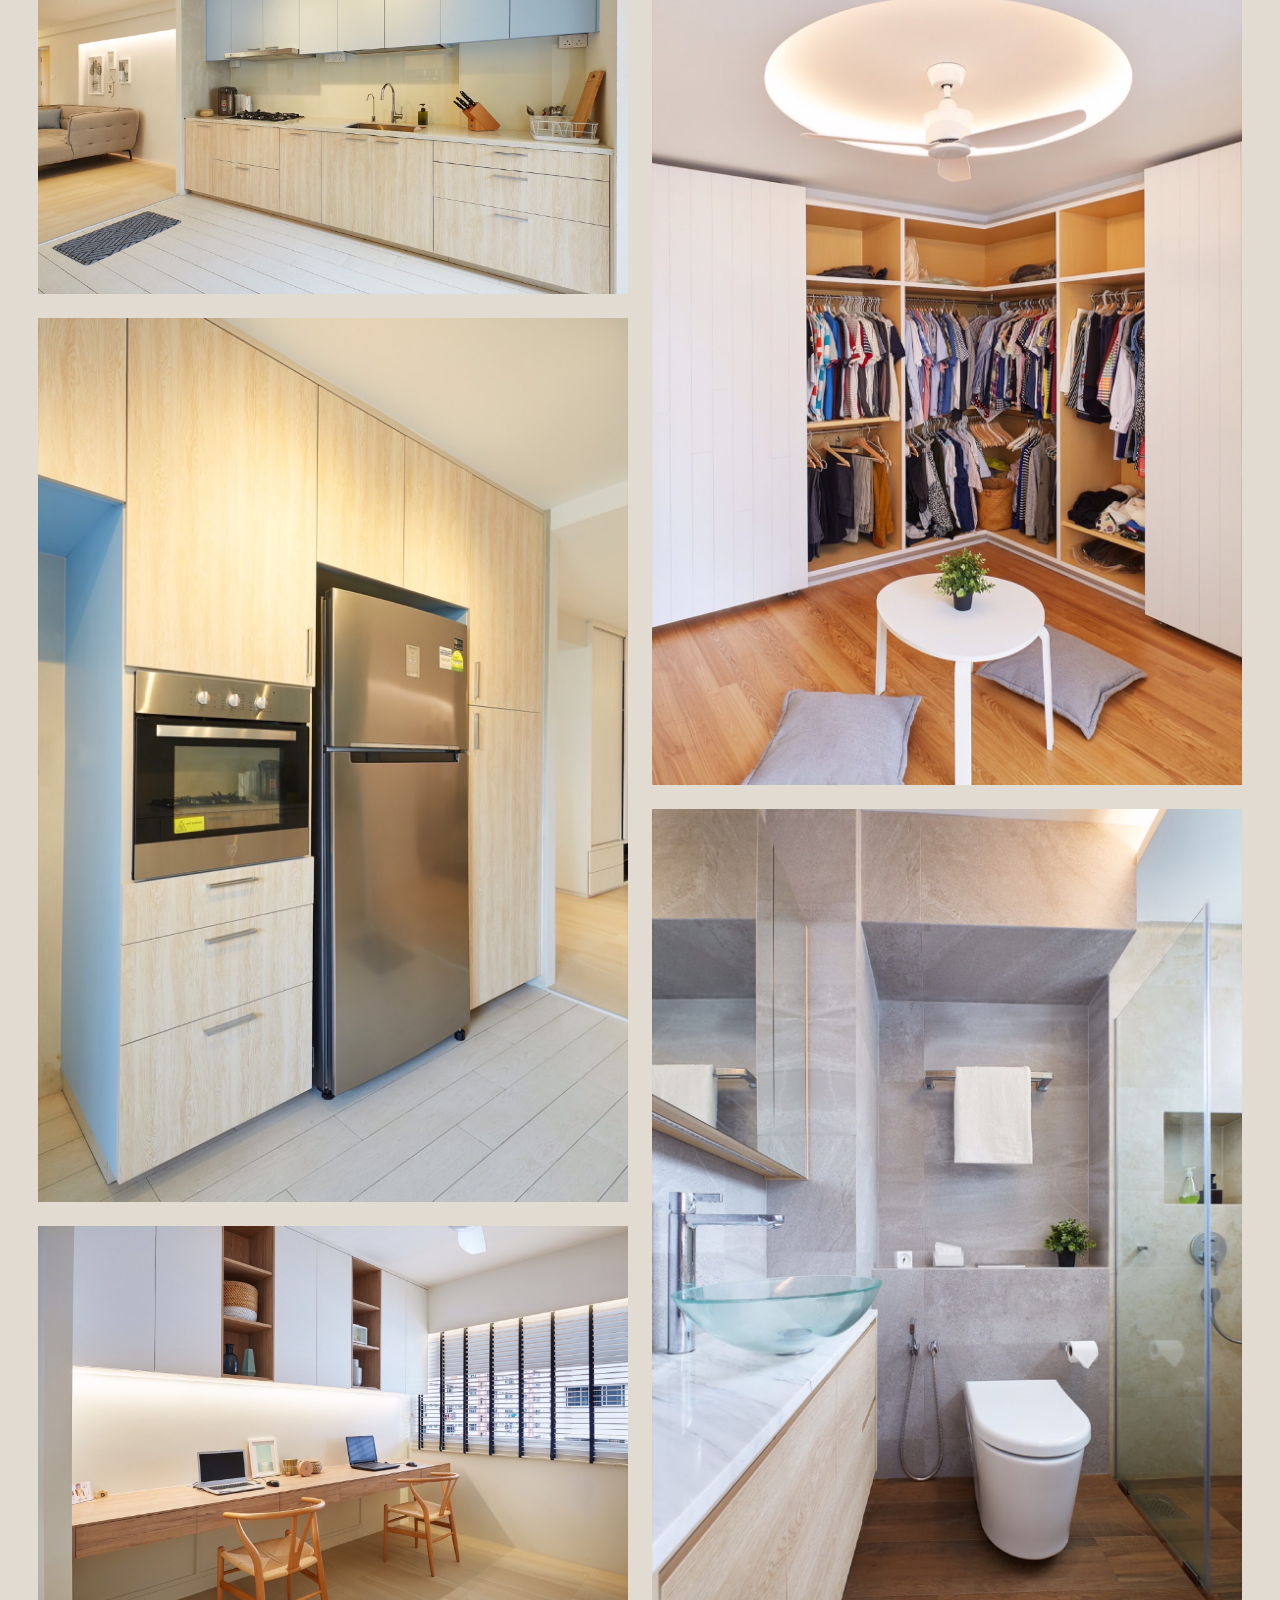
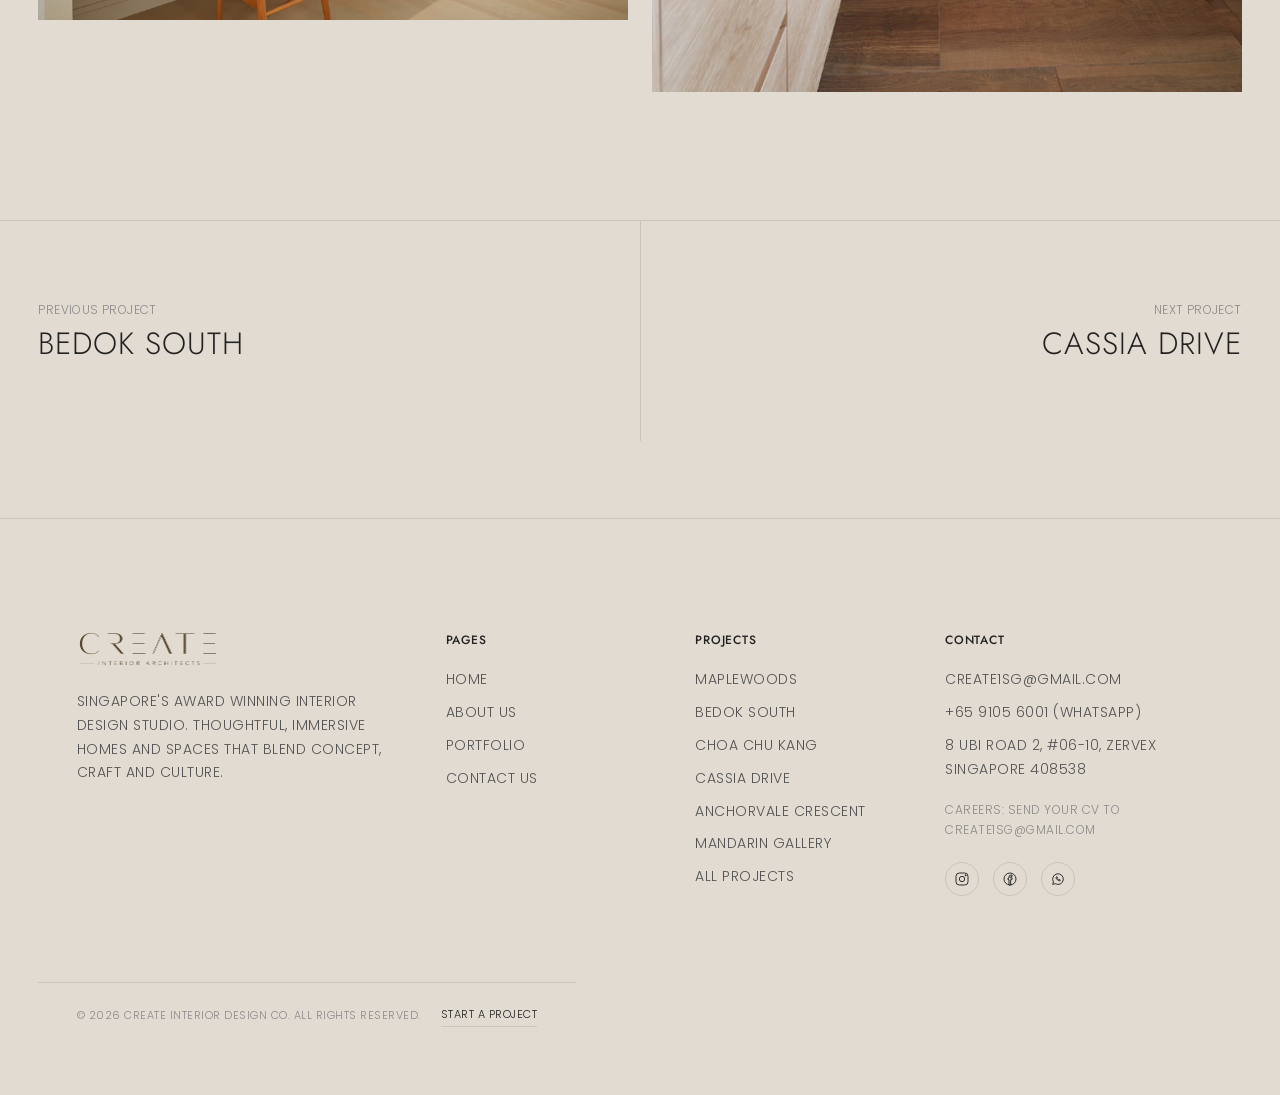
<file: projects/cck/index.html>
<!doctype html>
<html lang="en">
<head>
<meta charset="utf-8">
<meta name="viewport" content="width=device-width, initial-scale=1">
<title>Choa Chu Kang — CREATE Interior Architects</title>
<meta name="description" content="Warm Minimalist hdb interior design in Singapore. Light-filled spaces, thoughtful storage solutions and a soft material palette define this family home.">
<meta property="og:title" content="Choa Chu Kang — CREATE Interior Architects">
<meta property="og:description" content="Warm Minimalist hdb interior design in Singapore. Light-filled spaces, thoughtful storage solutions and a soft material palette define this family home.">
<link rel="icon" href="../../assets/img/favicon-32.png" sizes="32x32">
<link rel="icon" href="../../assets/img/favicon-192.png" sizes="192x192">
<link rel="apple-touch-icon" href="../../assets/img/apple-touch-icon.png">
<link rel="preconnect" href="https://fonts.googleapis.com">
<link rel="preconnect" href="https://fonts.gstatic.com" crossorigin>
<link href="https://fonts.googleapis.com/css2?family=Jost:ital,wght@0,300;0,400;0,500;1,300&family=Poppins:wght@300;400;500&display=swap" rel="stylesheet">
<link rel="stylesheet" href="../../assets/css/style.css?v=mwcacwe1">

</head>
<body>
<div class="curtain" aria-hidden="true"></div>
<header class="header">
  <a class="header__logo" href="../../index.html" aria-label="CREATE Interior Architects — home">
    <img class="logo-dark" src="../../assets/img/logo.png" alt="CREATE">
    <img class="logo-white" src="../../assets/img/logo-white.png" alt="CREATE">
  </a>
  <nav class="header__nav" aria-label="Main">
    <a href="../../index.html">Home</a>
    <a href="../../about.html">About Us</a>
    <a href="../../portfolio.html">Portfolio</a>
    <a href="../../contact.html">Contact Us</a>
  </nav>
  <button class="menu-btn" aria-label="Menu" aria-expanded="false"><span></span></button>
</header>

<main class="page">
  <div class="proj-hero wrap" data-photo="27">
    <img src="../../assets/img/web/cck_IMG_0320.jpg" alt="Choa Chu Kang" fetchpriority="high">
  </div>

  <section class="proj-head wrap">
    <div class="row-2">
      <div class="meta">
        <h1 class="h-title">Choa Chu Kang</h1>
        <div>Singapore</div>
        <div>HDB</div>
        <div>Interior Design</div>
        <div>Warm Minimalist</div>
        <div class="links">
          <a href="#" data-share>Share</a>
          <a href="../../contact.html">Enquire</a>
        </div>
      </div>
      <div class="text">
        <p><span class="kicker">CALM &amp; ORGANISED_</span> Light-filled spaces, thoughtful storage solutions and a soft material palette define this family home.</p>
        <p>Designed for modern living, the interior blends functionality with warmth to create a calm and organised environment.</p>
      </div>
    </div>
  </section>

  <section class="wrap">
    <div class="proj-gallery">
      <figure data-photo="28"><img src="../../assets/img/web/cck_IMG_0322.jpg" alt="Choa Chu Kang" loading="lazy" width="1280" height="854"></figure>
      <figure data-photo="29"><img src="../../assets/img/web/cck_IMG_0324.jpg" alt="Choa Chu Kang" loading="lazy" width="1280" height="854"></figure>
      <figure data-photo="30"><img src="../../assets/img/web/cck_IMG_0325.jpg" alt="Choa Chu Kang" loading="lazy" width="854" height="1280"></figure>
      <figure data-photo="31"><img src="../../assets/img/web/cck_IMG_0333.jpg" alt="Choa Chu Kang" loading="lazy" width="1280" height="854"></figure>
      <figure data-photo="32"><img src="../../assets/img/web/cck_IMG_0334.jpg" alt="Choa Chu Kang" loading="lazy" width="1280" height="854"></figure>
      <figure data-photo="33"><img src="../../assets/img/web/cck_IMG_0328.jpg" alt="Choa Chu Kang" loading="lazy" width="854" height="1280"></figure>
      <figure data-photo="34"><img src="../../assets/img/web/cck_IMG_0330.jpg" alt="Choa Chu Kang" loading="lazy" width="854" height="1280"></figure>
    </div>
  </section>

  <section class="section--tight"></section>
  <nav class="proj-nav" aria-label="More projects">
    <a href="../../projects/bedok-south/"><img src="../../assets/img/web/bedoksouth_IMG_0374.jpg" alt="" loading="lazy"><span class="label">Previous project</span><span class="name">Bedok South</span></a>
    <a href="../../projects/cassia/"><img src="../../assets/img/web/IMG_0553.jpg" alt="" loading="lazy"><span class="label">Next project</span><span class="name">Cassia Drive</span></a>
  </nav>
</main>

<nav class="menu" aria-label="Main">
  <div class="menu__inner">
    <div class="menu__nav">
      <a href="../../index.html" class="is-active">Home</a>
      <a href="../../about.html">About Us</a>
      <a href="../../portfolio.html">Portfolio</a>
      <a href="../../contact.html">Contact Us</a>
    </div>
    <div class="menu__aside">
      <a href="https://www.instagram.com/create.interiors" target="_blank" rel="noopener" aria-label="Instagram"><svg viewBox="0 0 24 24"><rect x="3" y="3" width="18" height="18" rx="5"/><circle cx="12" cy="12" r="4"/><circle cx="17.5" cy="6.5" r="0.8" fill="currentColor"/></svg></a>
      <a href="https://www.facebook.com/createinteriors" target="_blank" rel="noopener" aria-label="Facebook"><svg viewBox="0 0 24 24"><circle cx="12" cy="12" r="9"/><path d="M13.5 8.5h1.5V6h-1.5a3 3 0 0 0-3 3v1.5H9v2.5h1.5V21H13v-8h1.8l.4-2.5H13V9a.5.5 0 0 1 .5-.5z"/></svg></a>
      <a href="https://wa.me/6591056001" target="_blank" rel="noopener" aria-label="WhatsApp"><svg viewBox="0 0 24 24"><path d="M4 20l1.2-3.6A8 8 0 1 1 8 19.1z"/><path d="M9 9.5c0 2.5 3 5 5.5 5.5l1-1.5-1.7-.9-.8.8c-1-.4-2-1.4-2.4-2.4l.8-.8-.9-1.7z"/></svg></a>
    </div>
  </div>
  <div class="menu__foot">
    <span>&copy; 2026 CREATE Interior Design Co. All rights reserved.</span>
    <span>Singapore</span>
  </div>
</nav>
<footer class="footer">
  <div class="wrap footer__top">
    <div class="footer__brand">
      <a href="../../index.html"><img src="../../assets/img/logo.png" alt="CREATE"></a>
      <p>Singapore's award winning interior design studio. Thoughtful, immersive homes and spaces that blend concept, craft and culture.</p>
    </div>
    <div class="footer__col">
      <div class="h-section">Pages</div>
      <ul class="ul">
        <li><a href="../../index.html">Home</a></li>
        <li><a href="../../about.html">About Us</a></li>
        <li><a href="../../portfolio.html">Portfolio</a></li>
        <li><a href="../../contact.html">Contact Us</a></li>
      </ul>
    </div>
    <div class="footer__col">
      <div class="h-section">Projects</div>
      <ul class="ul">
        <li><a href="../../projects/maplewoods/">Maplewoods</a></li>
        <li><a href="../../projects/bedok-south/">Bedok South</a></li>
        <li><a href="../../projects/cck/">Choa Chu Kang</a></li>
        <li><a href="../../projects/cassia/">Cassia Drive</a></li>
        <li><a href="../../projects/anchorvale/">Anchorvale Crescent</a></li>
        <li><a href="../../projects/mandarin-gallery/">Mandarin Gallery</a></li>
        <li><a href="../../portfolio.html">All projects</a></li>
      </ul>
    </div>
    <div class="footer__col">
      <div class="h-section">Contact</div>
      <ul class="ul">
        <li><a href="mailto:create1sg@gmail.com">create1sg@gmail.com</a></li>
        <li><a href="https://wa.me/6591056001" target="_blank" rel="noopener">+65 9105 6001 (WhatsApp)</a></li>
        <li>8 Ubi Road 2, #06-10, Zervex<br>Singapore 408538</li>
        <li class="footer__careers">Careers: send your CV to <a href="mailto:create1sg@gmail.com?subject=Application">create1sg@gmail.com</a></li>
      </ul>
      <div class="footer__social">
        <a href="https://www.instagram.com/create.interiors" target="_blank" rel="noopener" aria-label="Instagram"><svg viewBox="0 0 24 24"><rect x="3" y="3" width="18" height="18" rx="5"/><circle cx="12" cy="12" r="4"/><circle cx="17.5" cy="6.5" r="0.8" fill="currentColor"/></svg></a>
        <a href="https://www.facebook.com/createinteriors" target="_blank" rel="noopener" aria-label="Facebook"><svg viewBox="0 0 24 24"><circle cx="12" cy="12" r="9"/><path d="M13.5 8.5h1.5V6h-1.5a3 3 0 0 0-3 3v1.5H9v2.5h1.5V21H13v-8h1.8l.4-2.5H13V9a.5.5 0 0 1 .5-.5z"/></svg></a>
        <a href="https://wa.me/6591056001" target="_blank" rel="noopener" aria-label="WhatsApp"><svg viewBox="0 0 24 24"><path d="M4 20l1.2-3.6A8 8 0 1 1 8 19.1z"/><path d="M9 9.5c0 2.5 3 5 5.5 5.5l1-1.5-1.7-.9-.8.8c-1-.4-2-1.4-2.4-2.4l.8-.8-.9-1.7z"/></svg></a>
      </div>
    </div>
  </div>
  <div class="wrap footer__bottom">
    <span>&copy; 2026 CREATE Interior Design Co. All rights reserved.</span>
    <a href="../../contact.html" class="footer__cta">Start a project</a>
  </div>
</footer>
<script src="../../assets/js/photos.js?v=mwcacwe1"></script>
<script src="../../assets/js/main.js?v=mwcacwe1"></script>
</body>
</html>
</file>
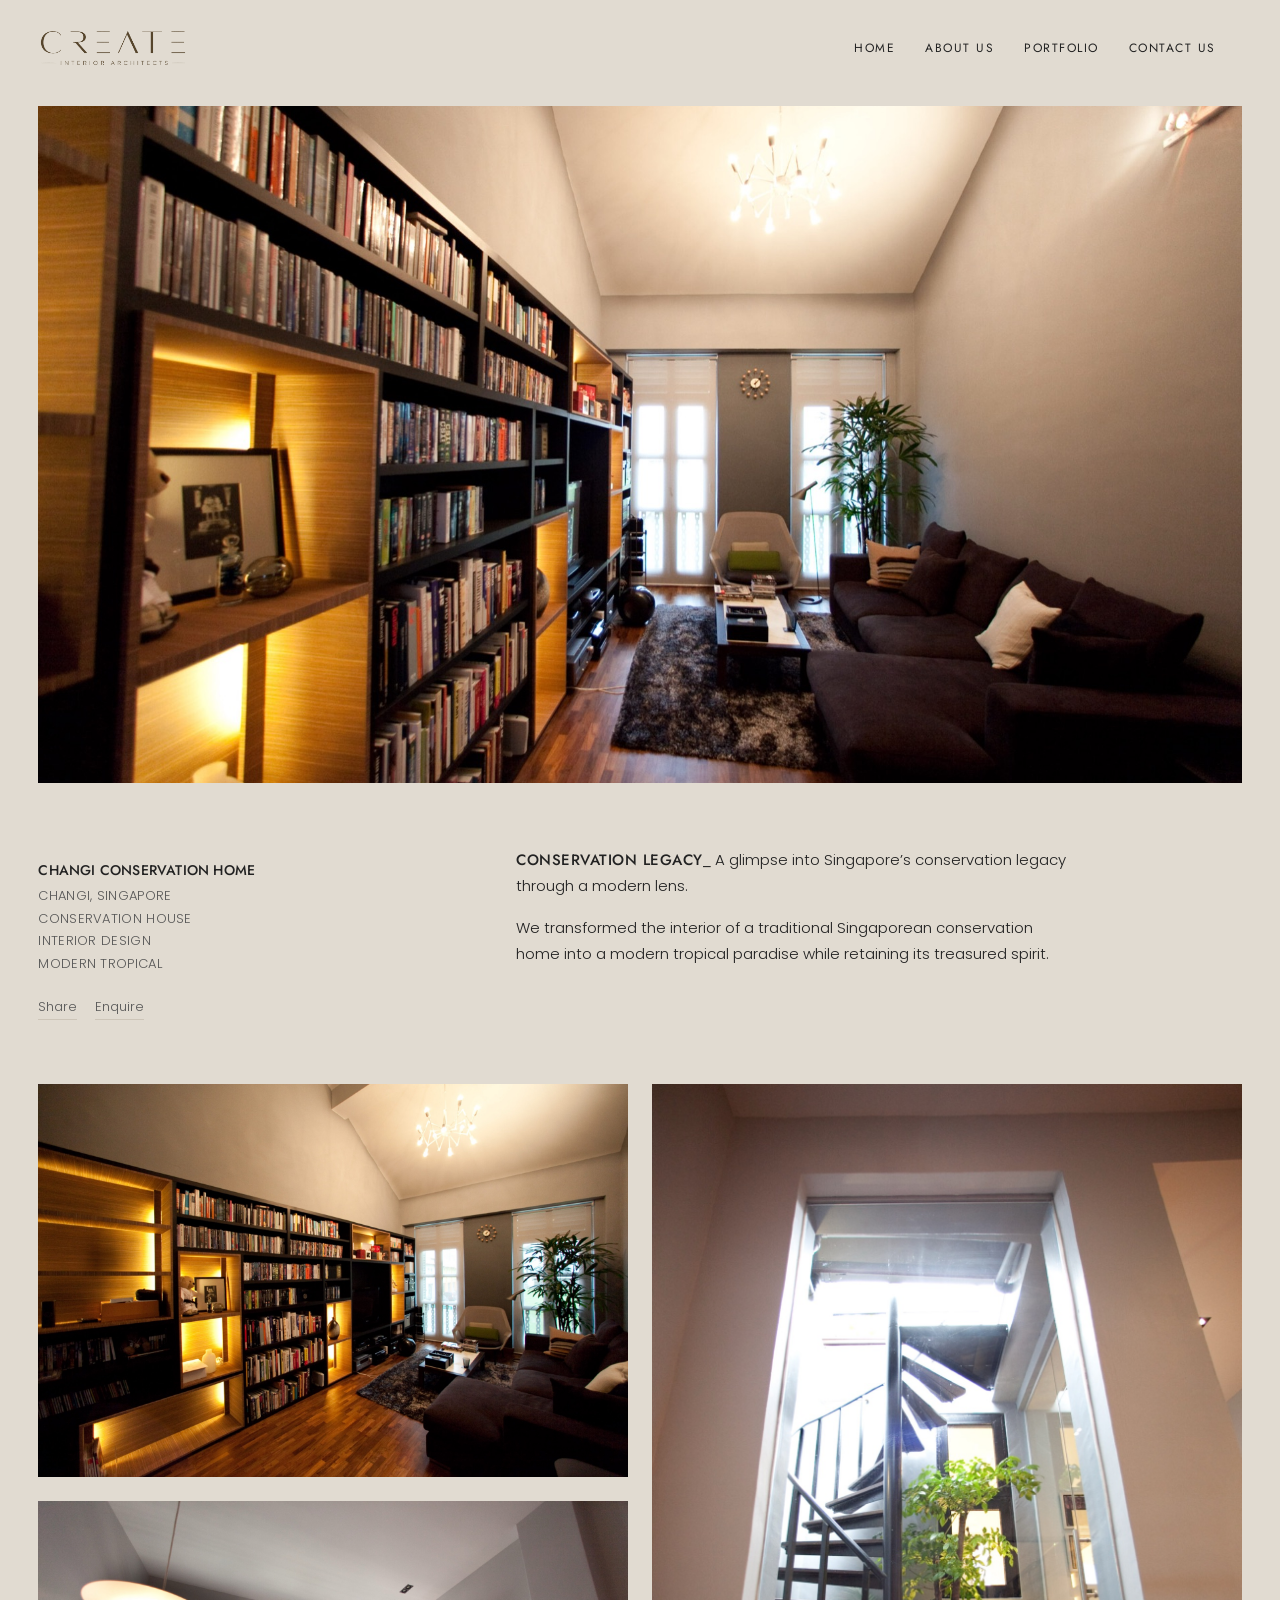
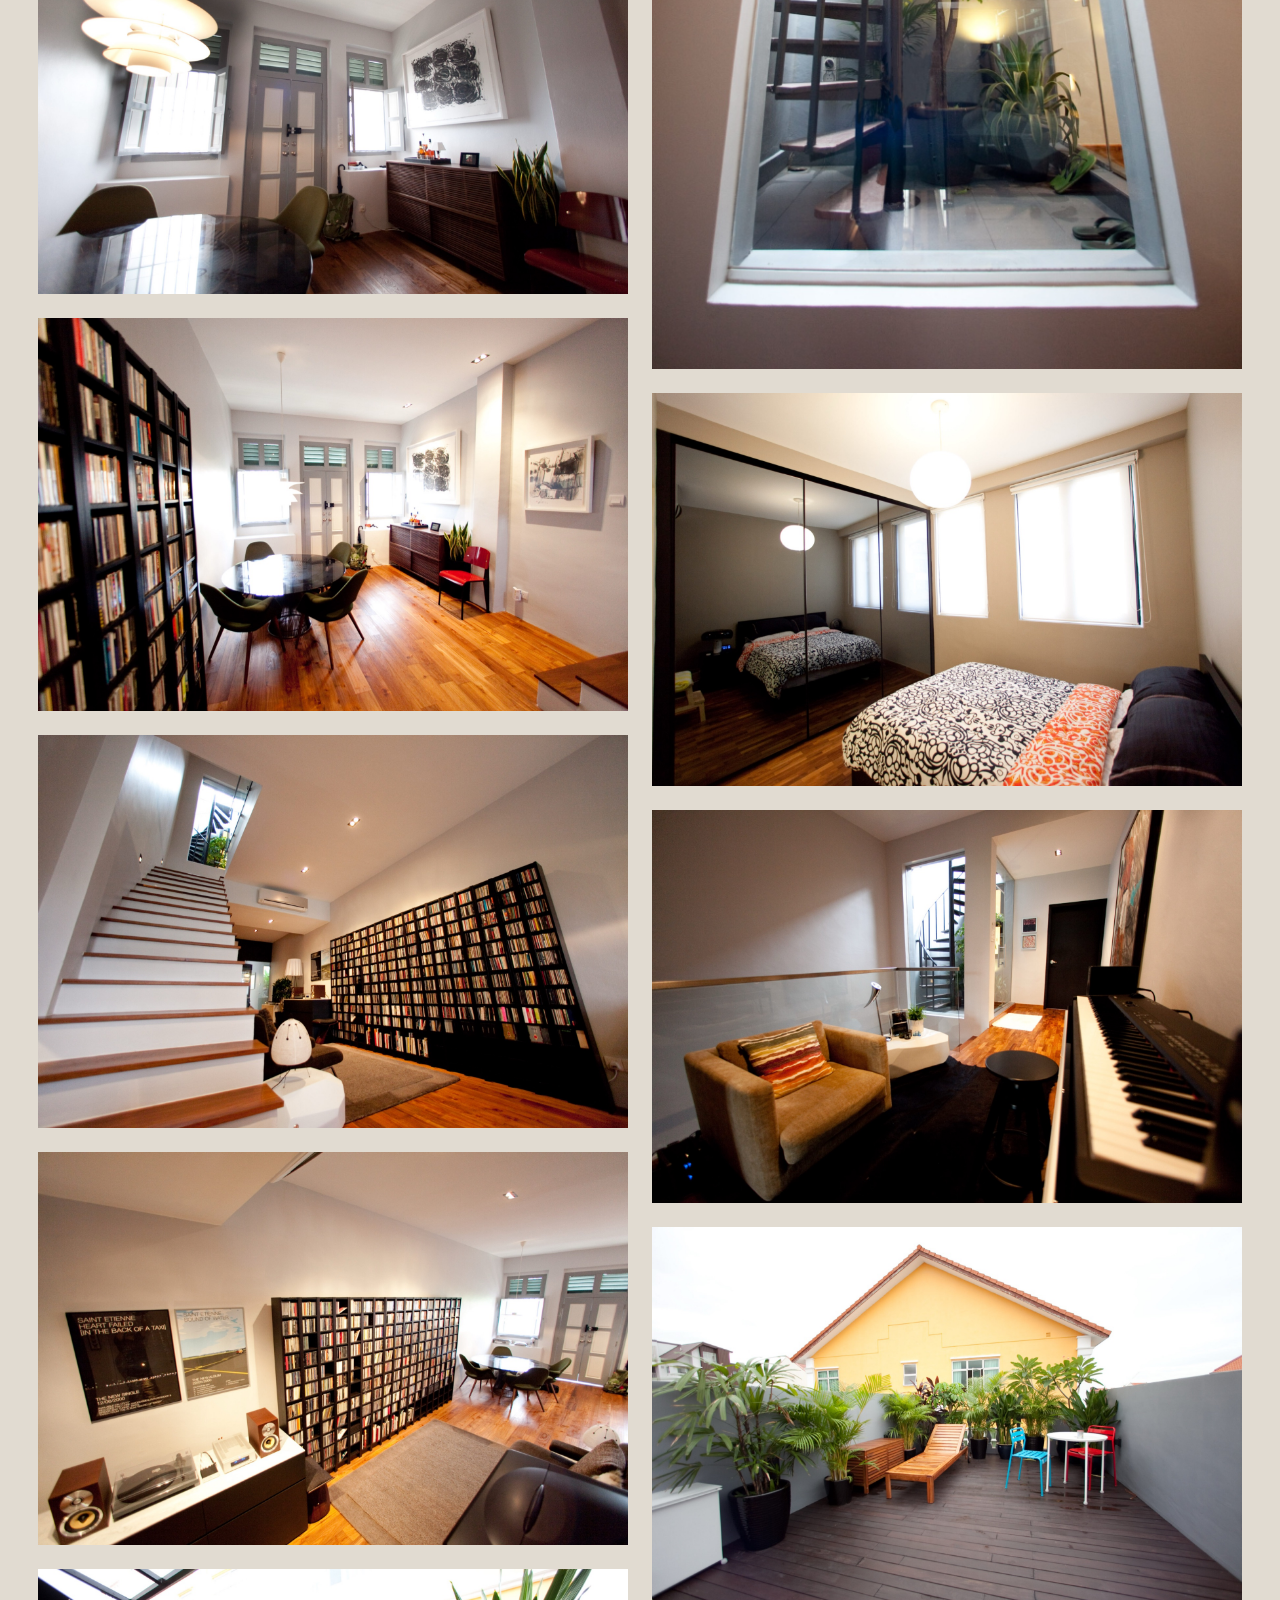
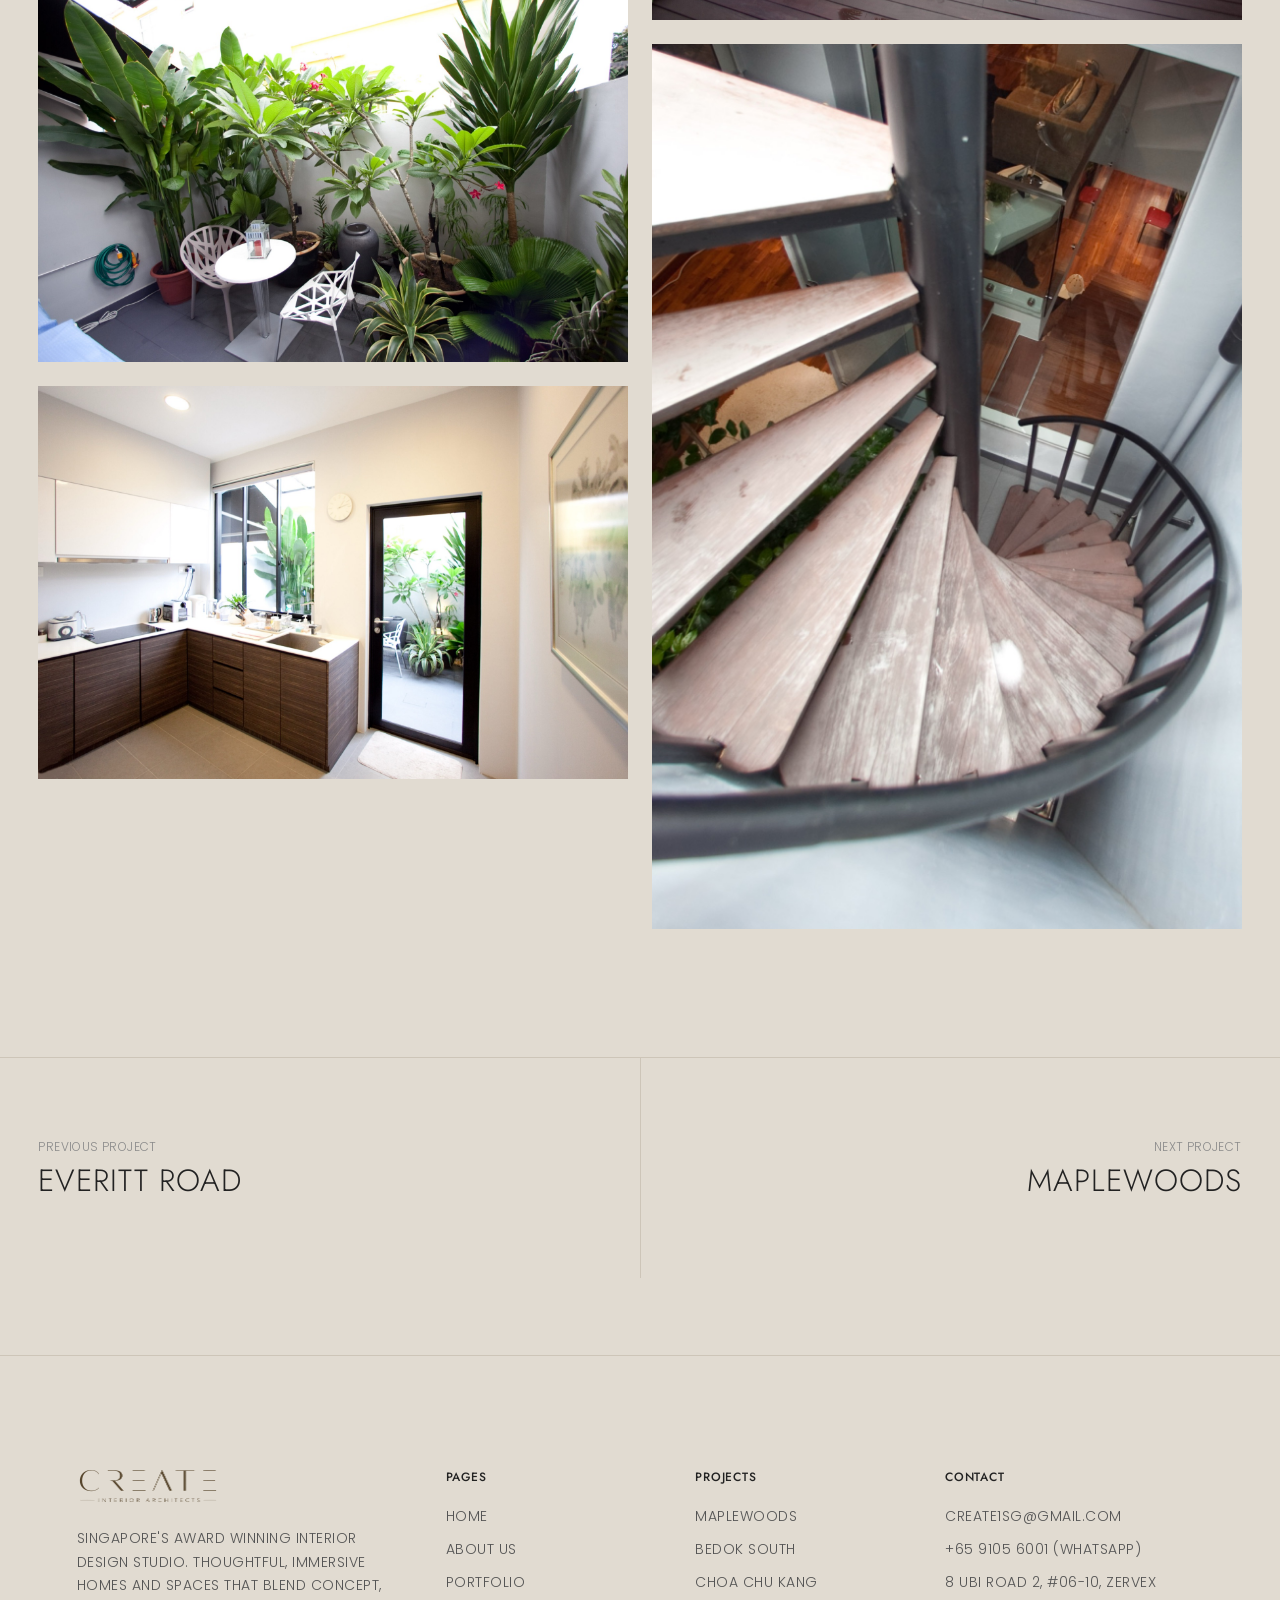
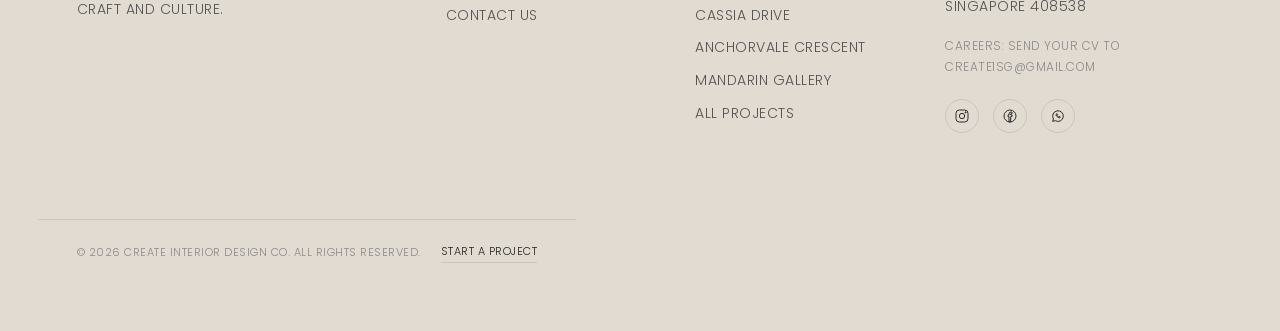
<file: projects/chan/index.html>
<!doctype html>
<html lang="en">
<head>
<meta charset="utf-8">
<meta name="viewport" content="width=device-width, initial-scale=1">
<title>Changi Conservation Home — CREATE Interior Architects</title>
<meta name="description" content="Modern Tropical conservation house interior design in Changi, Singapore. A glimpse into Singapore’s conservation legacy through a modern lens.">
<meta property="og:title" content="Changi Conservation Home — CREATE Interior Architects">
<meta property="og:description" content="Modern Tropical conservation house interior design in Changi, Singapore. A glimpse into Singapore’s conservation legacy through a modern lens.">
<link rel="icon" href="../../assets/img/favicon-32.png" sizes="32x32">
<link rel="icon" href="../../assets/img/favicon-192.png" sizes="192x192">
<link rel="apple-touch-icon" href="../../assets/img/apple-touch-icon.png">
<link rel="preconnect" href="https://fonts.googleapis.com">
<link rel="preconnect" href="https://fonts.gstatic.com" crossorigin>
<link href="https://fonts.googleapis.com/css2?family=Jost:ital,wght@0,300;0,400;0,500;1,300&family=Poppins:wght@300;400;500&display=swap" rel="stylesheet">
<link rel="stylesheet" href="../../assets/css/style.css?v=mwcacwe1">

</head>
<body>
<div class="curtain" aria-hidden="true"></div>
<header class="header">
  <a class="header__logo" href="../../index.html" aria-label="CREATE Interior Architects — home">
    <img class="logo-dark" src="../../assets/img/logo.png" alt="CREATE">
    <img class="logo-white" src="../../assets/img/logo-white.png" alt="CREATE">
  </a>
  <nav class="header__nav" aria-label="Main">
    <a href="../../index.html">Home</a>
    <a href="../../about.html">About Us</a>
    <a href="../../portfolio.html">Portfolio</a>
    <a href="../../contact.html">Contact Us</a>
  </nav>
  <button class="menu-btn" aria-label="Menu" aria-expanded="false"><span></span></button>
</header>

<main class="page">
  <div class="proj-hero wrap" data-photo="98">
    <img src="../../assets/img/web/ID_0102-scaled.jpg" alt="Changi Conservation Home" fetchpriority="high">
  </div>

  <section class="proj-head wrap">
    <div class="row-2">
      <div class="meta">
        <h1 class="h-title">Changi Conservation Home</h1>
        <div>Changi, Singapore</div>
        <div>Conservation House</div>
        <div>Interior Design</div>
        <div>Modern Tropical</div>
        <div class="links">
          <a href="#" data-share>Share</a>
          <a href="../../contact.html">Enquire</a>
        </div>
      </div>
      <div class="text">
        <p><span class="kicker">CONSERVATION LEGACY_</span> A glimpse into Singapore’s conservation legacy through a modern lens.</p>
        <p>We transformed the interior of a traditional Singaporean conservation home into a modern tropical paradise while retaining its treasured spirit.</p>
      </div>
    </div>
  </section>

  <section class="wrap">
    <div class="proj-gallery">
      <figure data-photo="99"><img src="../../assets/img/web/ID_0103-scaled.jpg" alt="Changi Conservation Home" loading="lazy"></figure>
      <figure data-photo="100"><img src="../../assets/img/web/ID_0080-scaled.jpg" alt="Changi Conservation Home" loading="lazy"></figure>
      <figure data-photo="101"><img src="../../assets/img/web/ID_0082-scaled.jpg" alt="Changi Conservation Home" loading="lazy"></figure>
      <figure data-photo="102"><img src="../../assets/img/web/ID_0083-scaled.jpg" alt="Changi Conservation Home" loading="lazy"></figure>
      <figure data-photo="103"><img src="../../assets/img/web/ID_0087-scaled.jpg" alt="Changi Conservation Home" loading="lazy"></figure>
      <figure data-photo="104"><img src="../../assets/img/web/ID_0088-scaled.jpg" alt="Changi Conservation Home" loading="lazy"></figure>
      <figure data-photo="105"><img src="../../assets/img/web/ID_0090-scaled.jpg" alt="Changi Conservation Home" loading="lazy"></figure>
      <figure data-photo="106"><img src="../../assets/img/web/ID_0093-scaled.jpg" alt="Changi Conservation Home" loading="lazy"></figure>
      <figure data-photo="107"><img src="../../assets/img/web/ID_0095-scaled.jpg" alt="Changi Conservation Home" loading="lazy"></figure>
      <figure data-photo="108"><img src="../../assets/img/web/ID_0097-scaled.jpg" alt="Changi Conservation Home" loading="lazy"></figure>
      <figure data-photo="109"><img src="../../assets/img/web/ID_0105-scaled.jpg" alt="Changi Conservation Home" loading="lazy"></figure>
      <figure data-photo="110"><img src="../../assets/img/web/ID_0107.jpg" alt="Changi Conservation Home" loading="lazy" width="1501" height="2252"></figure>
    </div>
  </section>

  <section class="section--tight"></section>
  <nav class="proj-nav" aria-label="More projects">
    <a href="../../projects/everitt-road/"><img src="../../assets/img/web/IMG_0413.jpg" alt="" loading="lazy"><span class="label">Previous project</span><span class="name">Everitt Road</span></a>
    <a href="../../projects/maplewoods/"><img src="../../assets/img/web/Maplewoods-1-scaled.jpg" alt="" loading="lazy"><span class="label">Next project</span><span class="name">Maplewoods</span></a>
  </nav>
</main>

<nav class="menu" aria-label="Main">
  <div class="menu__inner">
    <div class="menu__nav">
      <a href="../../index.html" class="is-active">Home</a>
      <a href="../../about.html">About Us</a>
      <a href="../../portfolio.html">Portfolio</a>
      <a href="../../contact.html">Contact Us</a>
    </div>
    <div class="menu__aside">
      <a href="https://www.instagram.com/create.interiors" target="_blank" rel="noopener" aria-label="Instagram"><svg viewBox="0 0 24 24"><rect x="3" y="3" width="18" height="18" rx="5"/><circle cx="12" cy="12" r="4"/><circle cx="17.5" cy="6.5" r="0.8" fill="currentColor"/></svg></a>
      <a href="https://www.facebook.com/createinteriors" target="_blank" rel="noopener" aria-label="Facebook"><svg viewBox="0 0 24 24"><circle cx="12" cy="12" r="9"/><path d="M13.5 8.5h1.5V6h-1.5a3 3 0 0 0-3 3v1.5H9v2.5h1.5V21H13v-8h1.8l.4-2.5H13V9a.5.5 0 0 1 .5-.5z"/></svg></a>
      <a href="https://wa.me/6591056001" target="_blank" rel="noopener" aria-label="WhatsApp"><svg viewBox="0 0 24 24"><path d="M4 20l1.2-3.6A8 8 0 1 1 8 19.1z"/><path d="M9 9.5c0 2.5 3 5 5.5 5.5l1-1.5-1.7-.9-.8.8c-1-.4-2-1.4-2.4-2.4l.8-.8-.9-1.7z"/></svg></a>
    </div>
  </div>
  <div class="menu__foot">
    <span>&copy; 2026 CREATE Interior Design Co. All rights reserved.</span>
    <span>Singapore</span>
  </div>
</nav>
<footer class="footer">
  <div class="wrap footer__top">
    <div class="footer__brand">
      <a href="../../index.html"><img src="../../assets/img/logo.png" alt="CREATE"></a>
      <p>Singapore's award winning interior design studio. Thoughtful, immersive homes and spaces that blend concept, craft and culture.</p>
    </div>
    <div class="footer__col">
      <div class="h-section">Pages</div>
      <ul class="ul">
        <li><a href="../../index.html">Home</a></li>
        <li><a href="../../about.html">About Us</a></li>
        <li><a href="../../portfolio.html">Portfolio</a></li>
        <li><a href="../../contact.html">Contact Us</a></li>
      </ul>
    </div>
    <div class="footer__col">
      <div class="h-section">Projects</div>
      <ul class="ul">
        <li><a href="../../projects/maplewoods/">Maplewoods</a></li>
        <li><a href="../../projects/bedok-south/">Bedok South</a></li>
        <li><a href="../../projects/cck/">Choa Chu Kang</a></li>
        <li><a href="../../projects/cassia/">Cassia Drive</a></li>
        <li><a href="../../projects/anchorvale/">Anchorvale Crescent</a></li>
        <li><a href="../../projects/mandarin-gallery/">Mandarin Gallery</a></li>
        <li><a href="../../portfolio.html">All projects</a></li>
      </ul>
    </div>
    <div class="footer__col">
      <div class="h-section">Contact</div>
      <ul class="ul">
        <li><a href="mailto:create1sg@gmail.com">create1sg@gmail.com</a></li>
        <li><a href="https://wa.me/6591056001" target="_blank" rel="noopener">+65 9105 6001 (WhatsApp)</a></li>
        <li>8 Ubi Road 2, #06-10, Zervex<br>Singapore 408538</li>
        <li class="footer__careers">Careers: send your CV to <a href="mailto:create1sg@gmail.com?subject=Application">create1sg@gmail.com</a></li>
      </ul>
      <div class="footer__social">
        <a href="https://www.instagram.com/create.interiors" target="_blank" rel="noopener" aria-label="Instagram"><svg viewBox="0 0 24 24"><rect x="3" y="3" width="18" height="18" rx="5"/><circle cx="12" cy="12" r="4"/><circle cx="17.5" cy="6.5" r="0.8" fill="currentColor"/></svg></a>
        <a href="https://www.facebook.com/createinteriors" target="_blank" rel="noopener" aria-label="Facebook"><svg viewBox="0 0 24 24"><circle cx="12" cy="12" r="9"/><path d="M13.5 8.5h1.5V6h-1.5a3 3 0 0 0-3 3v1.5H9v2.5h1.5V21H13v-8h1.8l.4-2.5H13V9a.5.5 0 0 1 .5-.5z"/></svg></a>
        <a href="https://wa.me/6591056001" target="_blank" rel="noopener" aria-label="WhatsApp"><svg viewBox="0 0 24 24"><path d="M4 20l1.2-3.6A8 8 0 1 1 8 19.1z"/><path d="M9 9.5c0 2.5 3 5 5.5 5.5l1-1.5-1.7-.9-.8.8c-1-.4-2-1.4-2.4-2.4l.8-.8-.9-1.7z"/></svg></a>
      </div>
    </div>
  </div>
  <div class="wrap footer__bottom">
    <span>&copy; 2026 CREATE Interior Design Co. All rights reserved.</span>
    <a href="../../contact.html" class="footer__cta">Start a project</a>
  </div>
</footer>
<script src="../../assets/js/photos.js?v=mwcacwe1"></script>
<script src="../../assets/js/main.js?v=mwcacwe1"></script>
</body>
</html>
</file>
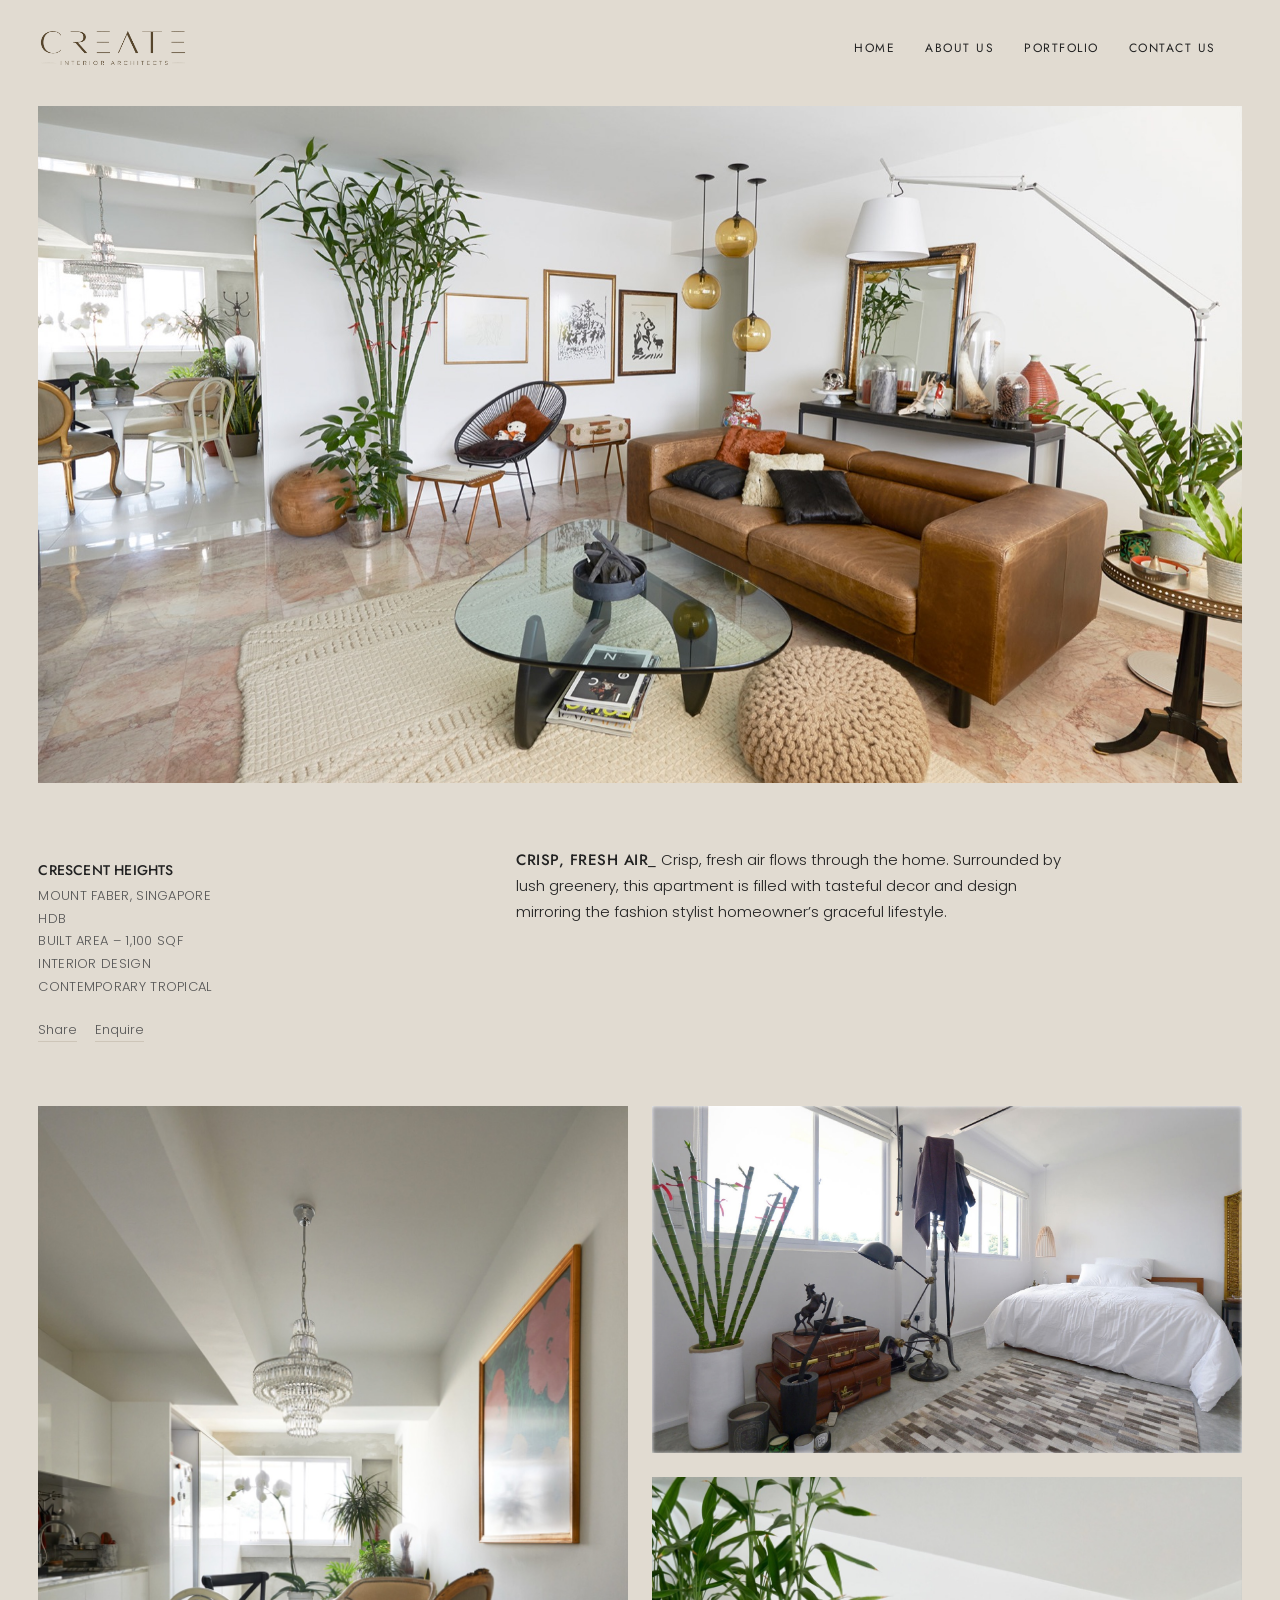
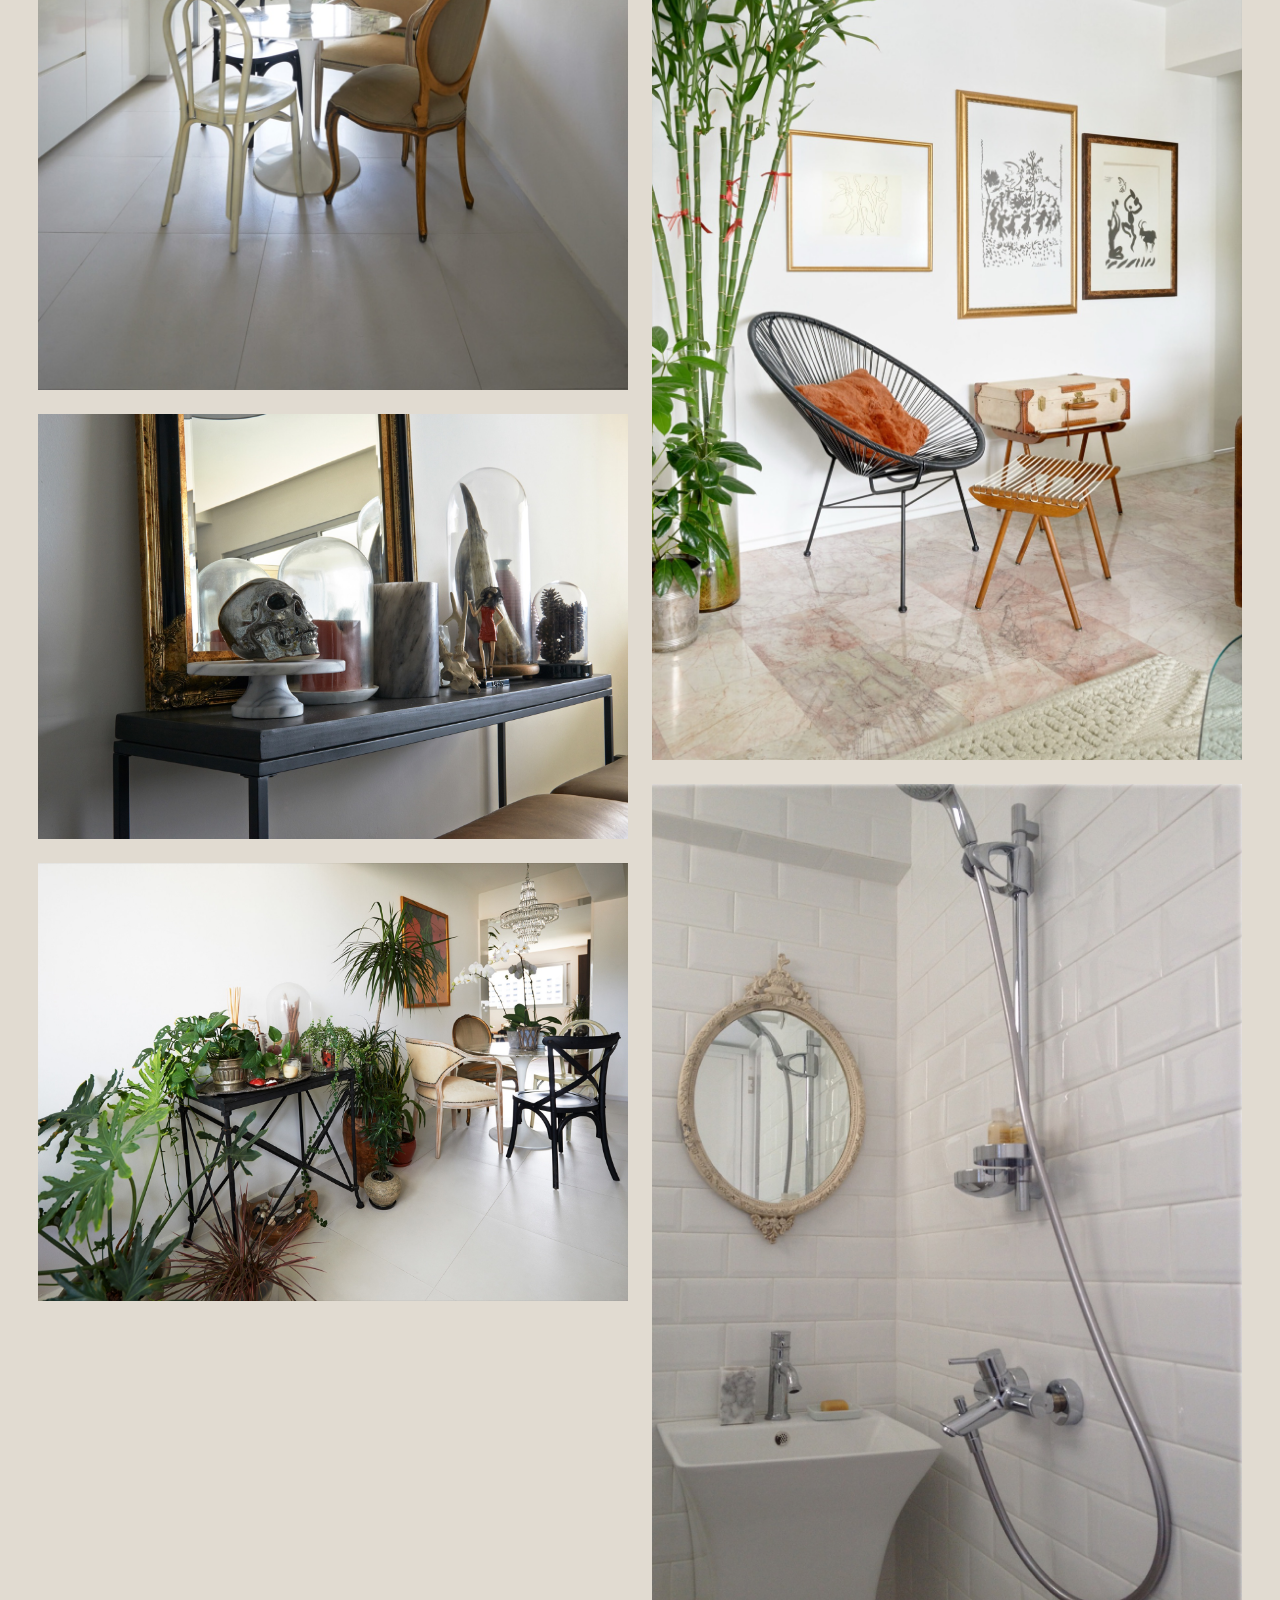
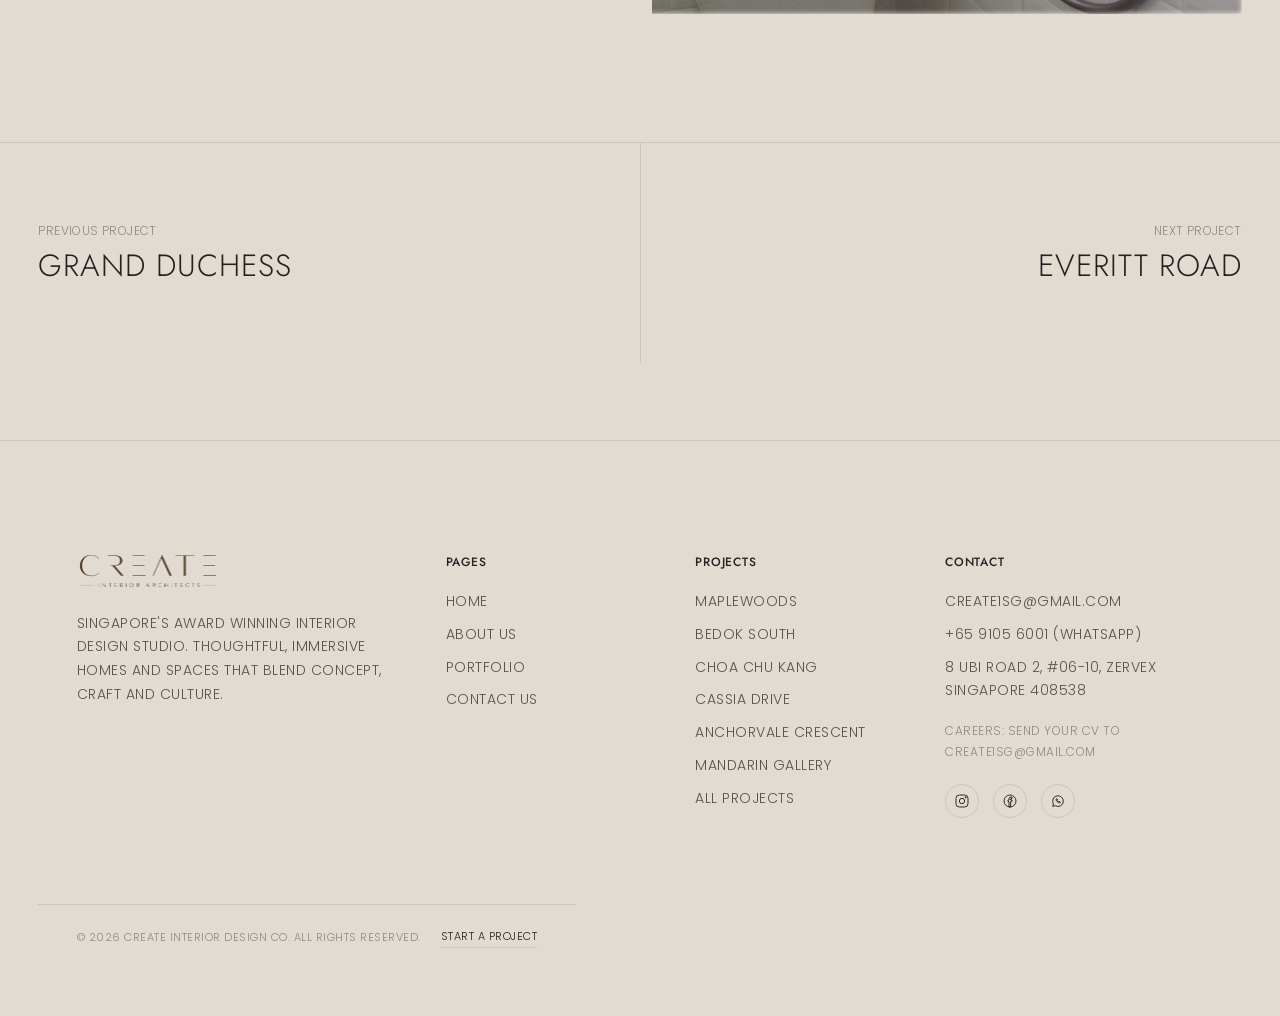
<file: projects/crescent_heights/index.html>
<!doctype html>
<html lang="en">
<head>
<meta charset="utf-8">
<meta name="viewport" content="width=device-width, initial-scale=1">
<title>Crescent Heights — CREATE Interior Architects</title>
<meta name="description" content="Contemporary Tropical hdb interior design in Mount Faber, Singapore. Crisp, fresh air flows through the home. Surrounded by lush greenery, this apartment is filled with tasteful decor and design mirroring the fashion stylist homeowner’s graceful lifestyle.">
<meta property="og:title" content="Crescent Heights — CREATE Interior Architects">
<meta property="og:description" content="Contemporary Tropical hdb interior design in Mount Faber, Singapore. Crisp, fresh air flows through the home. Surrounded by lush greenery, this apartment is filled with tasteful decor and design mirroring the fashion stylist homeowner’s graceful lifestyle.">
<link rel="icon" href="../../assets/img/favicon-32.png" sizes="32x32">
<link rel="icon" href="../../assets/img/favicon-192.png" sizes="192x192">
<link rel="apple-touch-icon" href="../../assets/img/apple-touch-icon.png">
<link rel="preconnect" href="https://fonts.googleapis.com">
<link rel="preconnect" href="https://fonts.gstatic.com" crossorigin>
<link href="https://fonts.googleapis.com/css2?family=Jost:ital,wght@0,300;0,400;0,500;1,300&family=Poppins:wght@300;400;500&display=swap" rel="stylesheet">
<link rel="stylesheet" href="../../assets/css/style.css?v=mwcacwe1">

</head>
<body>
<div class="curtain" aria-hidden="true"></div>
<header class="header">
  <a class="header__logo" href="../../index.html" aria-label="CREATE Interior Architects — home">
    <img class="logo-dark" src="../../assets/img/logo.png" alt="CREATE">
    <img class="logo-white" src="../../assets/img/logo-white.png" alt="CREATE">
  </a>
  <nav class="header__nav" aria-label="Main">
    <a href="../../index.html">Home</a>
    <a href="../../about.html">About Us</a>
    <a href="../../portfolio.html">Portfolio</a>
    <a href="../../contact.html">Contact Us</a>
  </nav>
  <button class="menu-btn" aria-label="Menu" aria-expanded="false"><span></span></button>
</header>

<main class="page">
  <div class="proj-hero wrap" data-photo="78">
    <img src="../../assets/img/web/Crescent-Heights.jpg" alt="Crescent Heights" fetchpriority="high">
  </div>

  <section class="proj-head wrap">
    <div class="row-2">
      <div class="meta">
        <h1 class="h-title">Crescent Heights</h1>
        <div>Mount Faber, Singapore</div>
        <div>HDB</div>
        <div>Built area &ndash; 1,100 sqf</div>
        <div>Interior Design</div>
        <div>Contemporary Tropical</div>
        <div class="links">
          <a href="#" data-share>Share</a>
          <a href="../../contact.html">Enquire</a>
        </div>
      </div>
      <div class="text">
        <p><span class="kicker">CRISP, FRESH AIR_</span> Crisp, fresh air flows through the home. Surrounded by lush greenery, this apartment is filled with tasteful decor and design mirroring the fashion stylist homeowner’s graceful lifestyle.</p>
        
      </div>
    </div>
  </section>

  <section class="wrap">
    <div class="proj-gallery">
      <figure data-photo="79"><img src="../../assets/img/web/Dinner-scaled.jpg" alt="Crescent Heights" loading="lazy"></figure>
      <figure data-photo="80"><img src="../../assets/img/web/Dresss.jpg" alt="Crescent Heights" loading="lazy" width="1920" height="1384"></figure>
      <figure data-photo="81"><img src="../../assets/img/web/Greens.jpg" alt="Crescent Heights" loading="lazy" width="1920" height="1427"></figure>
      <figure data-photo="82"><img src="../../assets/img/web/room.jpg" alt="Crescent Heights" loading="lazy" width="1520" height="893"></figure>
      <figure data-photo="83"><img src="../../assets/img/web/Passage-scaled.jpg" alt="Crescent Heights" loading="lazy"></figure>
      <figure data-photo="84"><img src="../../assets/img/web/Respire.jpg" alt="Crescent Heights" loading="lazy" width="1160" height="1632"></figure>
    </div>
  </section>

  <section class="section--tight"></section>
  <nav class="proj-nav" aria-label="More projects">
    <a href="../../projects/grand_duchess/"><img src="../../assets/img/web/Grand-Duchess.jpg" alt="" loading="lazy"><span class="label">Previous project</span><span class="name">Grand Duchess</span></a>
    <a href="../../projects/everitt-road/"><img src="../../assets/img/web/IMG_0413.jpg" alt="" loading="lazy"><span class="label">Next project</span><span class="name">Everitt Road</span></a>
  </nav>
</main>

<nav class="menu" aria-label="Main">
  <div class="menu__inner">
    <div class="menu__nav">
      <a href="../../index.html" class="is-active">Home</a>
      <a href="../../about.html">About Us</a>
      <a href="../../portfolio.html">Portfolio</a>
      <a href="../../contact.html">Contact Us</a>
    </div>
    <div class="menu__aside">
      <a href="https://www.instagram.com/create.interiors" target="_blank" rel="noopener" aria-label="Instagram"><svg viewBox="0 0 24 24"><rect x="3" y="3" width="18" height="18" rx="5"/><circle cx="12" cy="12" r="4"/><circle cx="17.5" cy="6.5" r="0.8" fill="currentColor"/></svg></a>
      <a href="https://www.facebook.com/createinteriors" target="_blank" rel="noopener" aria-label="Facebook"><svg viewBox="0 0 24 24"><circle cx="12" cy="12" r="9"/><path d="M13.5 8.5h1.5V6h-1.5a3 3 0 0 0-3 3v1.5H9v2.5h1.5V21H13v-8h1.8l.4-2.5H13V9a.5.5 0 0 1 .5-.5z"/></svg></a>
      <a href="https://wa.me/6591056001" target="_blank" rel="noopener" aria-label="WhatsApp"><svg viewBox="0 0 24 24"><path d="M4 20l1.2-3.6A8 8 0 1 1 8 19.1z"/><path d="M9 9.5c0 2.5 3 5 5.5 5.5l1-1.5-1.7-.9-.8.8c-1-.4-2-1.4-2.4-2.4l.8-.8-.9-1.7z"/></svg></a>
    </div>
  </div>
  <div class="menu__foot">
    <span>&copy; 2026 CREATE Interior Design Co. All rights reserved.</span>
    <span>Singapore</span>
  </div>
</nav>
<footer class="footer">
  <div class="wrap footer__top">
    <div class="footer__brand">
      <a href="../../index.html"><img src="../../assets/img/logo.png" alt="CREATE"></a>
      <p>Singapore's award winning interior design studio. Thoughtful, immersive homes and spaces that blend concept, craft and culture.</p>
    </div>
    <div class="footer__col">
      <div class="h-section">Pages</div>
      <ul class="ul">
        <li><a href="../../index.html">Home</a></li>
        <li><a href="../../about.html">About Us</a></li>
        <li><a href="../../portfolio.html">Portfolio</a></li>
        <li><a href="../../contact.html">Contact Us</a></li>
      </ul>
    </div>
    <div class="footer__col">
      <div class="h-section">Projects</div>
      <ul class="ul">
        <li><a href="../../projects/maplewoods/">Maplewoods</a></li>
        <li><a href="../../projects/bedok-south/">Bedok South</a></li>
        <li><a href="../../projects/cck/">Choa Chu Kang</a></li>
        <li><a href="../../projects/cassia/">Cassia Drive</a></li>
        <li><a href="../../projects/anchorvale/">Anchorvale Crescent</a></li>
        <li><a href="../../projects/mandarin-gallery/">Mandarin Gallery</a></li>
        <li><a href="../../portfolio.html">All projects</a></li>
      </ul>
    </div>
    <div class="footer__col">
      <div class="h-section">Contact</div>
      <ul class="ul">
        <li><a href="mailto:create1sg@gmail.com">create1sg@gmail.com</a></li>
        <li><a href="https://wa.me/6591056001" target="_blank" rel="noopener">+65 9105 6001 (WhatsApp)</a></li>
        <li>8 Ubi Road 2, #06-10, Zervex<br>Singapore 408538</li>
        <li class="footer__careers">Careers: send your CV to <a href="mailto:create1sg@gmail.com?subject=Application">create1sg@gmail.com</a></li>
      </ul>
      <div class="footer__social">
        <a href="https://www.instagram.com/create.interiors" target="_blank" rel="noopener" aria-label="Instagram"><svg viewBox="0 0 24 24"><rect x="3" y="3" width="18" height="18" rx="5"/><circle cx="12" cy="12" r="4"/><circle cx="17.5" cy="6.5" r="0.8" fill="currentColor"/></svg></a>
        <a href="https://www.facebook.com/createinteriors" target="_blank" rel="noopener" aria-label="Facebook"><svg viewBox="0 0 24 24"><circle cx="12" cy="12" r="9"/><path d="M13.5 8.5h1.5V6h-1.5a3 3 0 0 0-3 3v1.5H9v2.5h1.5V21H13v-8h1.8l.4-2.5H13V9a.5.5 0 0 1 .5-.5z"/></svg></a>
        <a href="https://wa.me/6591056001" target="_blank" rel="noopener" aria-label="WhatsApp"><svg viewBox="0 0 24 24"><path d="M4 20l1.2-3.6A8 8 0 1 1 8 19.1z"/><path d="M9 9.5c0 2.5 3 5 5.5 5.5l1-1.5-1.7-.9-.8.8c-1-.4-2-1.4-2.4-2.4l.8-.8-.9-1.7z"/></svg></a>
      </div>
    </div>
  </div>
  <div class="wrap footer__bottom">
    <span>&copy; 2026 CREATE Interior Design Co. All rights reserved.</span>
    <a href="../../contact.html" class="footer__cta">Start a project</a>
  </div>
</footer>
<script src="../../assets/js/photos.js?v=mwcacwe1"></script>
<script src="../../assets/js/main.js?v=mwcacwe1"></script>
</body>
</html>
</file>
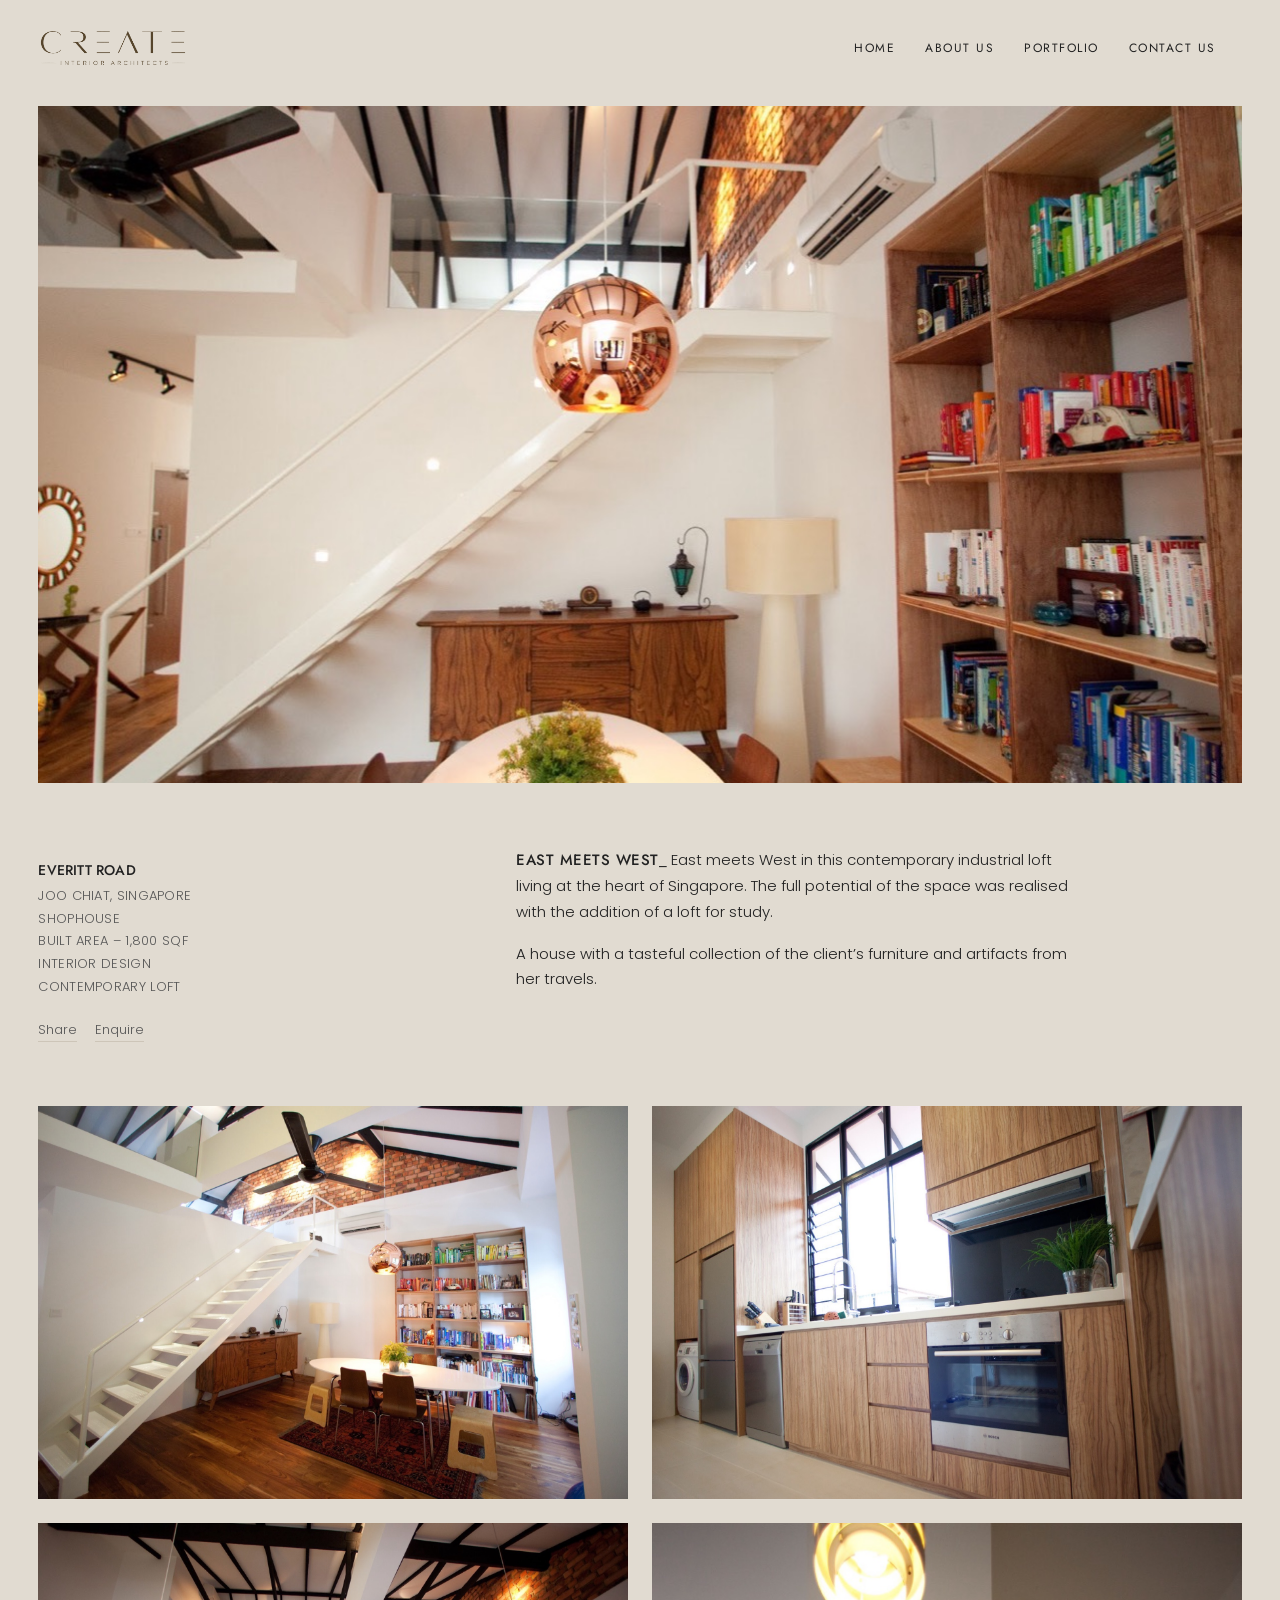
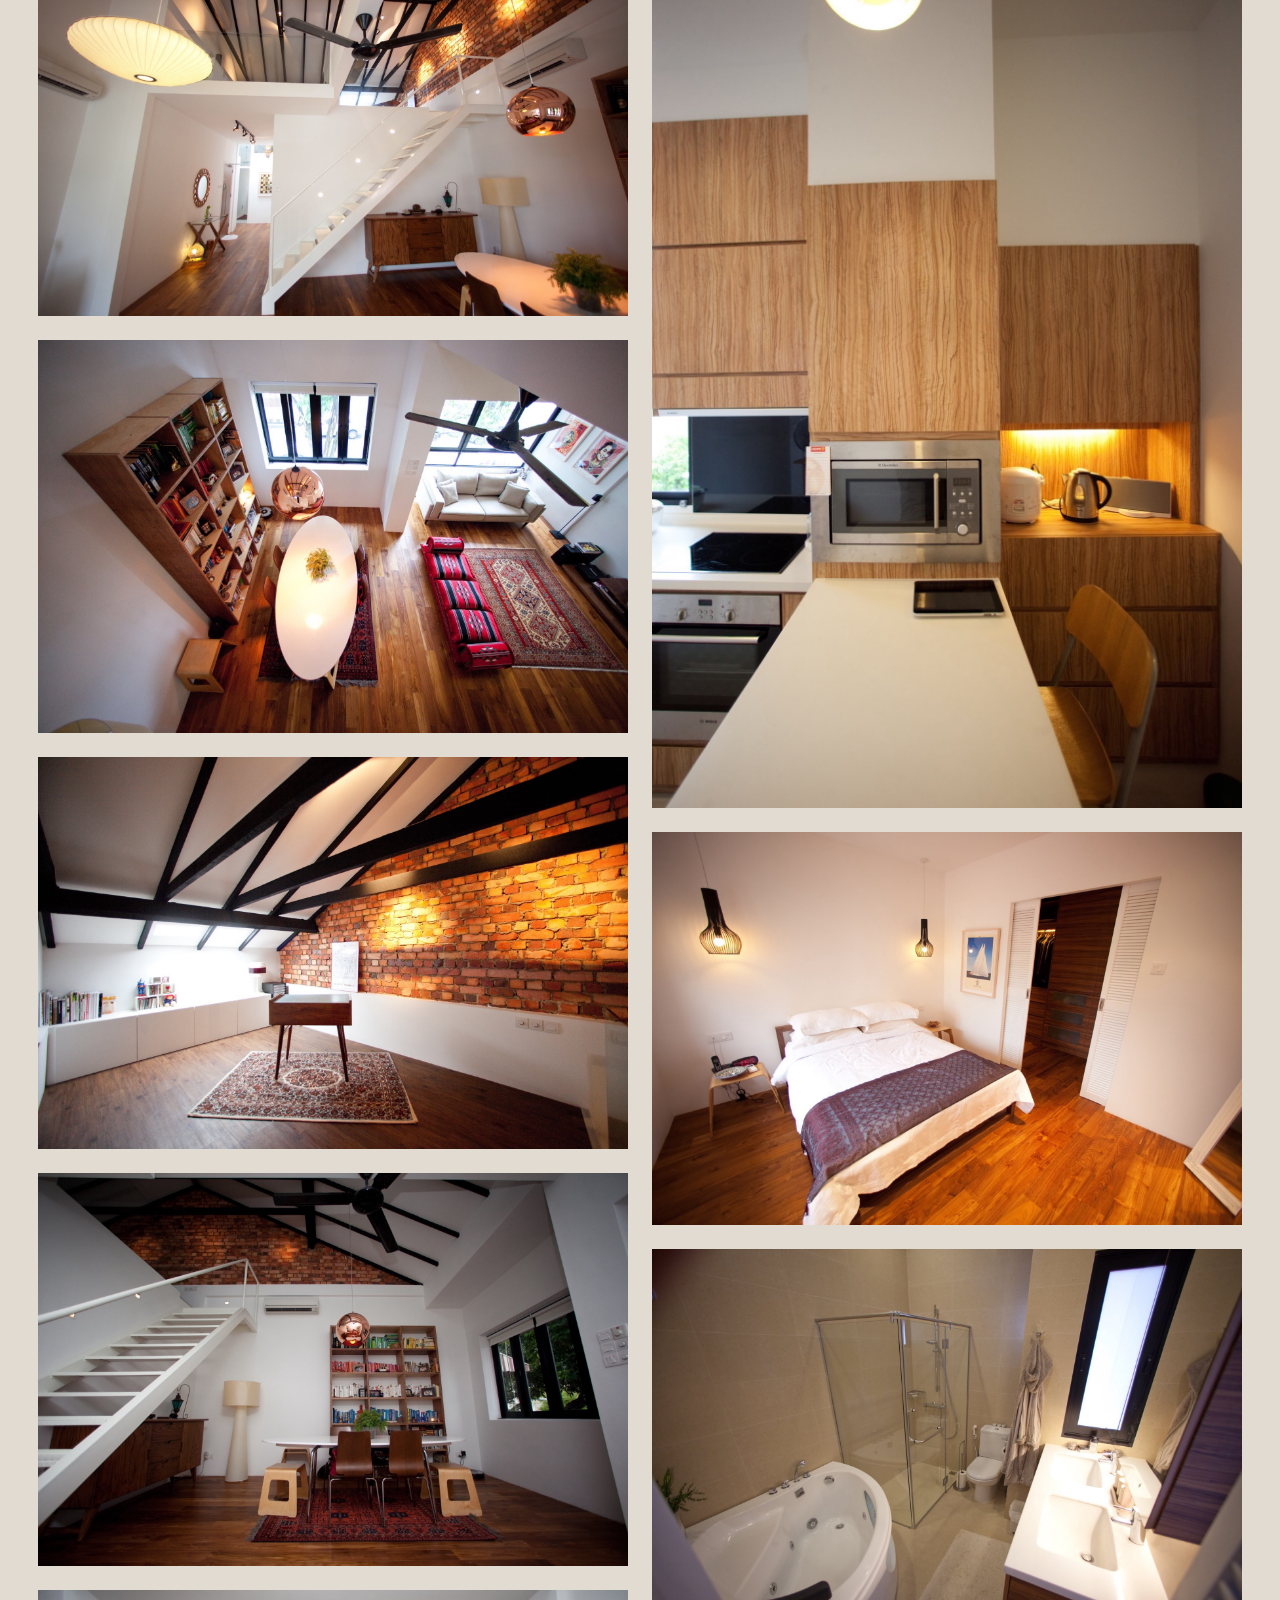
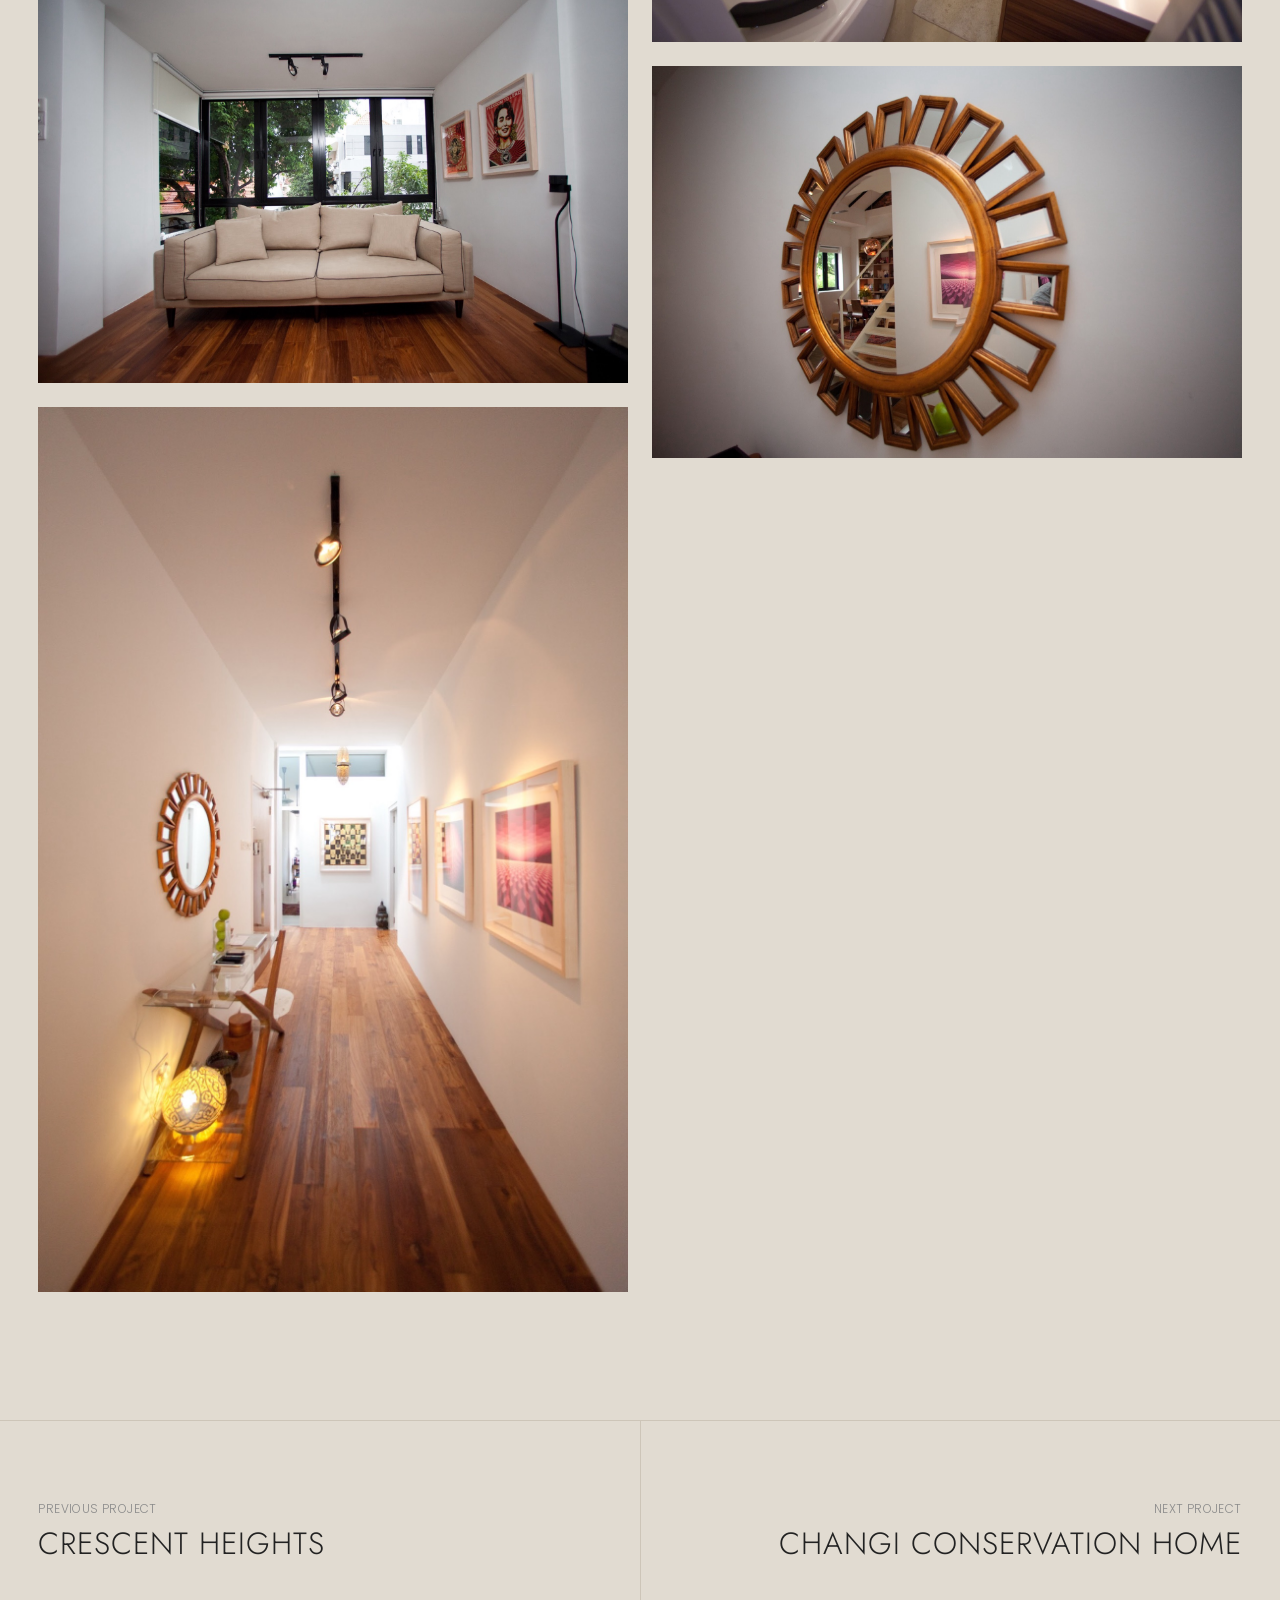
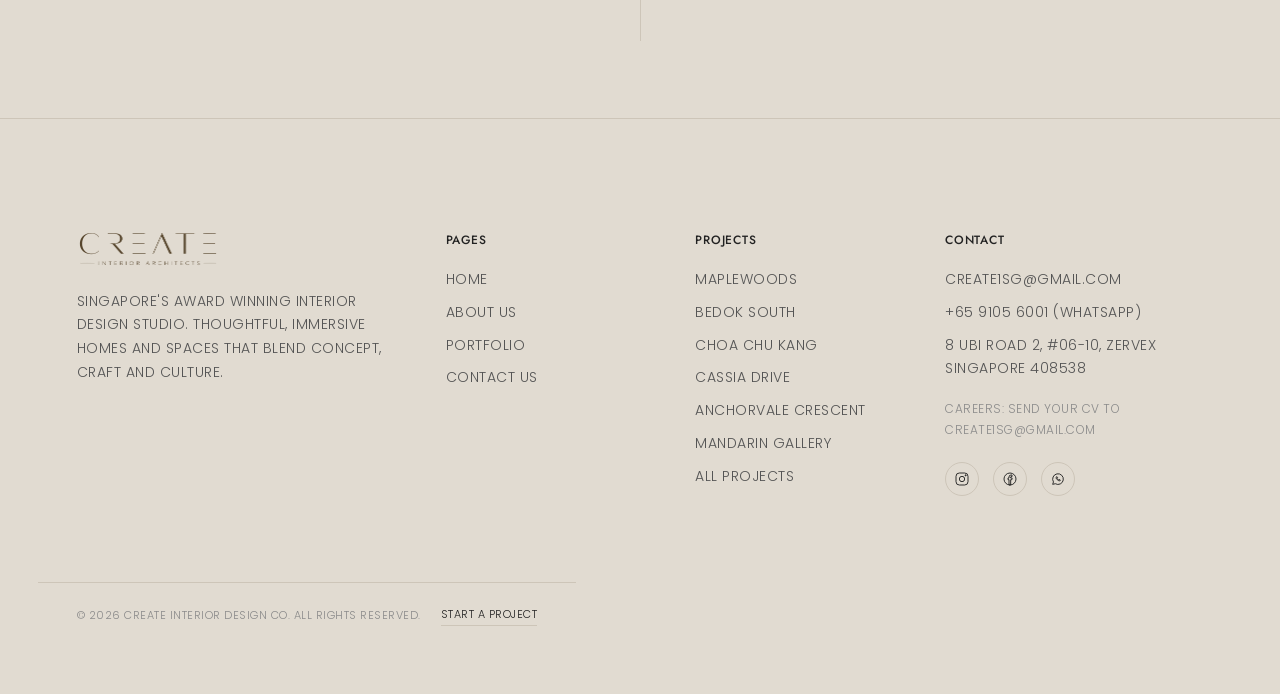
<file: projects/everitt-road/index.html>
<!doctype html>
<html lang="en">
<head>
<meta charset="utf-8">
<meta name="viewport" content="width=device-width, initial-scale=1">
<title>Everitt Road — CREATE Interior Architects</title>
<meta name="description" content="Contemporary Loft shophouse interior design in Joo Chiat, Singapore. East meets West in this contemporary industrial loft living at the heart of Singapore. The full potential of the space was realised with the addition of a loft for study.">
<meta property="og:title" content="Everitt Road — CREATE Interior Architects">
<meta property="og:description" content="Contemporary Loft shophouse interior design in Joo Chiat, Singapore. East meets West in this contemporary industrial loft living at the heart of Singapore. The full potential of the space was realised with the addition of a loft for study.">
<link rel="icon" href="../../assets/img/favicon-32.png" sizes="32x32">
<link rel="icon" href="../../assets/img/favicon-192.png" sizes="192x192">
<link rel="apple-touch-icon" href="../../assets/img/apple-touch-icon.png">
<link rel="preconnect" href="https://fonts.googleapis.com">
<link rel="preconnect" href="https://fonts.gstatic.com" crossorigin>
<link href="https://fonts.googleapis.com/css2?family=Jost:ital,wght@0,300;0,400;0,500;1,300&family=Poppins:wght@300;400;500&display=swap" rel="stylesheet">
<link rel="stylesheet" href="../../assets/css/style.css?v=mwcacwe1">

</head>
<body>
<div class="curtain" aria-hidden="true"></div>
<header class="header">
  <a class="header__logo" href="../../index.html" aria-label="CREATE Interior Architects — home">
    <img class="logo-dark" src="../../assets/img/logo.png" alt="CREATE">
    <img class="logo-white" src="../../assets/img/logo-white.png" alt="CREATE">
  </a>
  <nav class="header__nav" aria-label="Main">
    <a href="../../index.html">Home</a>
    <a href="../../about.html">About Us</a>
    <a href="../../portfolio.html">Portfolio</a>
    <a href="../../contact.html">Contact Us</a>
  </nav>
  <button class="menu-btn" aria-label="Menu" aria-expanded="false"><span></span></button>
</header>

<main class="page">
  <div class="proj-hero wrap" data-photo="85">
    <img src="../../assets/img/web/IMG_0413.jpg" alt="Everitt Road" fetchpriority="high">
  </div>

  <section class="proj-head wrap">
    <div class="row-2">
      <div class="meta">
        <h1 class="h-title">Everitt Road</h1>
        <div>Joo Chiat, Singapore</div>
        <div>Shophouse</div>
        <div>Built area &ndash; 1,800 sqf</div>
        <div>Interior Design</div>
        <div>Contemporary Loft</div>
        <div class="links">
          <a href="#" data-share>Share</a>
          <a href="../../contact.html">Enquire</a>
        </div>
      </div>
      <div class="text">
        <p><span class="kicker">EAST MEETS WEST_</span> East meets West in this contemporary industrial loft living at the heart of Singapore. The full potential of the space was realised with the addition of a loft for study.</p>
        <p>A house with a tasteful collection of the client’s furniture and artifacts from her travels.</p>
      </div>
    </div>
  </section>

  <section class="wrap">
    <div class="proj-gallery">
      <figure data-photo="86"><img src="../../assets/img/web/IMG_0395.jpg" alt="Everitt Road" loading="lazy" width="2048" height="1365"></figure>
      <figure data-photo="87"><img src="../../assets/img/web/IMG_0398.jpg" alt="Everitt Road" loading="lazy" width="2048" height="1365"></figure>
      <figure data-photo="88"><img src="../../assets/img/web/IMG_0399.jpg" alt="Everitt Road" loading="lazy" width="2048" height="1365"></figure>
      <figure data-photo="89"><img src="../../assets/img/web/IMG_0400.jpg" alt="Everitt Road" loading="lazy" width="2048" height="1365"></figure>
      <figure data-photo="90"><img src="../../assets/img/web/IMG_0410.jpg" alt="Everitt Road" loading="lazy" width="2048" height="1365"></figure>
      <figure data-photo="91"><img src="../../assets/img/web/IMG_0409.jpg" alt="Everitt Road" loading="lazy" width="2048" height="1365"></figure>
      <figure data-photo="92"><img src="../../assets/img/web/IMG_0396.jpg" alt="Everitt Road" loading="lazy" width="1365" height="2048"></figure>
      <figure data-photo="93"><img src="../../assets/img/web/IMG_0406.jpg" alt="Everitt Road" loading="lazy" width="2048" height="1365"></figure>
      <figure data-photo="94"><img src="../../assets/img/web/IMG_0404.jpg" alt="Everitt Road" loading="lazy" width="1365" height="2048"></figure>
      <figure data-photo="95"><img src="../../assets/img/web/IMG_0414.jpg" alt="Everitt Road" loading="lazy" width="2048" height="1365"></figure>
      <figure data-photo="96"><img src="../../assets/img/web/IMG_0418.jpg" alt="Everitt Road" loading="lazy" width="2048" height="1365"></figure>
      <figure data-photo="97"><img src="../../assets/img/web/IMG_0411.jpg" alt="Everitt Road" loading="lazy" width="2048" height="1365"></figure>
    </div>
  </section>

  <section class="section--tight"></section>
  <nav class="proj-nav" aria-label="More projects">
    <a href="../../projects/crescent_heights/"><img src="../../assets/img/web/Crescent-Heights.jpg" alt="" loading="lazy"><span class="label">Previous project</span><span class="name">Crescent Heights</span></a>
    <a href="../../projects/chan/"><img src="../../assets/img/web/ID_0102-scaled.jpg" alt="" loading="lazy"><span class="label">Next project</span><span class="name">Changi Conservation Home</span></a>
  </nav>
</main>

<nav class="menu" aria-label="Main">
  <div class="menu__inner">
    <div class="menu__nav">
      <a href="../../index.html" class="is-active">Home</a>
      <a href="../../about.html">About Us</a>
      <a href="../../portfolio.html">Portfolio</a>
      <a href="../../contact.html">Contact Us</a>
    </div>
    <div class="menu__aside">
      <a href="https://www.instagram.com/create.interiors" target="_blank" rel="noopener" aria-label="Instagram"><svg viewBox="0 0 24 24"><rect x="3" y="3" width="18" height="18" rx="5"/><circle cx="12" cy="12" r="4"/><circle cx="17.5" cy="6.5" r="0.8" fill="currentColor"/></svg></a>
      <a href="https://www.facebook.com/createinteriors" target="_blank" rel="noopener" aria-label="Facebook"><svg viewBox="0 0 24 24"><circle cx="12" cy="12" r="9"/><path d="M13.5 8.5h1.5V6h-1.5a3 3 0 0 0-3 3v1.5H9v2.5h1.5V21H13v-8h1.8l.4-2.5H13V9a.5.5 0 0 1 .5-.5z"/></svg></a>
      <a href="https://wa.me/6591056001" target="_blank" rel="noopener" aria-label="WhatsApp"><svg viewBox="0 0 24 24"><path d="M4 20l1.2-3.6A8 8 0 1 1 8 19.1z"/><path d="M9 9.5c0 2.5 3 5 5.5 5.5l1-1.5-1.7-.9-.8.8c-1-.4-2-1.4-2.4-2.4l.8-.8-.9-1.7z"/></svg></a>
    </div>
  </div>
  <div class="menu__foot">
    <span>&copy; 2026 CREATE Interior Design Co. All rights reserved.</span>
    <span>Singapore</span>
  </div>
</nav>
<footer class="footer">
  <div class="wrap footer__top">
    <div class="footer__brand">
      <a href="../../index.html"><img src="../../assets/img/logo.png" alt="CREATE"></a>
      <p>Singapore's award winning interior design studio. Thoughtful, immersive homes and spaces that blend concept, craft and culture.</p>
    </div>
    <div class="footer__col">
      <div class="h-section">Pages</div>
      <ul class="ul">
        <li><a href="../../index.html">Home</a></li>
        <li><a href="../../about.html">About Us</a></li>
        <li><a href="../../portfolio.html">Portfolio</a></li>
        <li><a href="../../contact.html">Contact Us</a></li>
      </ul>
    </div>
    <div class="footer__col">
      <div class="h-section">Projects</div>
      <ul class="ul">
        <li><a href="../../projects/maplewoods/">Maplewoods</a></li>
        <li><a href="../../projects/bedok-south/">Bedok South</a></li>
        <li><a href="../../projects/cck/">Choa Chu Kang</a></li>
        <li><a href="../../projects/cassia/">Cassia Drive</a></li>
        <li><a href="../../projects/anchorvale/">Anchorvale Crescent</a></li>
        <li><a href="../../projects/mandarin-gallery/">Mandarin Gallery</a></li>
        <li><a href="../../portfolio.html">All projects</a></li>
      </ul>
    </div>
    <div class="footer__col">
      <div class="h-section">Contact</div>
      <ul class="ul">
        <li><a href="mailto:create1sg@gmail.com">create1sg@gmail.com</a></li>
        <li><a href="https://wa.me/6591056001" target="_blank" rel="noopener">+65 9105 6001 (WhatsApp)</a></li>
        <li>8 Ubi Road 2, #06-10, Zervex<br>Singapore 408538</li>
        <li class="footer__careers">Careers: send your CV to <a href="mailto:create1sg@gmail.com?subject=Application">create1sg@gmail.com</a></li>
      </ul>
      <div class="footer__social">
        <a href="https://www.instagram.com/create.interiors" target="_blank" rel="noopener" aria-label="Instagram"><svg viewBox="0 0 24 24"><rect x="3" y="3" width="18" height="18" rx="5"/><circle cx="12" cy="12" r="4"/><circle cx="17.5" cy="6.5" r="0.8" fill="currentColor"/></svg></a>
        <a href="https://www.facebook.com/createinteriors" target="_blank" rel="noopener" aria-label="Facebook"><svg viewBox="0 0 24 24"><circle cx="12" cy="12" r="9"/><path d="M13.5 8.5h1.5V6h-1.5a3 3 0 0 0-3 3v1.5H9v2.5h1.5V21H13v-8h1.8l.4-2.5H13V9a.5.5 0 0 1 .5-.5z"/></svg></a>
        <a href="https://wa.me/6591056001" target="_blank" rel="noopener" aria-label="WhatsApp"><svg viewBox="0 0 24 24"><path d="M4 20l1.2-3.6A8 8 0 1 1 8 19.1z"/><path d="M9 9.5c0 2.5 3 5 5.5 5.5l1-1.5-1.7-.9-.8.8c-1-.4-2-1.4-2.4-2.4l.8-.8-.9-1.7z"/></svg></a>
      </div>
    </div>
  </div>
  <div class="wrap footer__bottom">
    <span>&copy; 2026 CREATE Interior Design Co. All rights reserved.</span>
    <a href="../../contact.html" class="footer__cta">Start a project</a>
  </div>
</footer>
<script src="../../assets/js/photos.js?v=mwcacwe1"></script>
<script src="../../assets/js/main.js?v=mwcacwe1"></script>
</body>
</html>
</file>
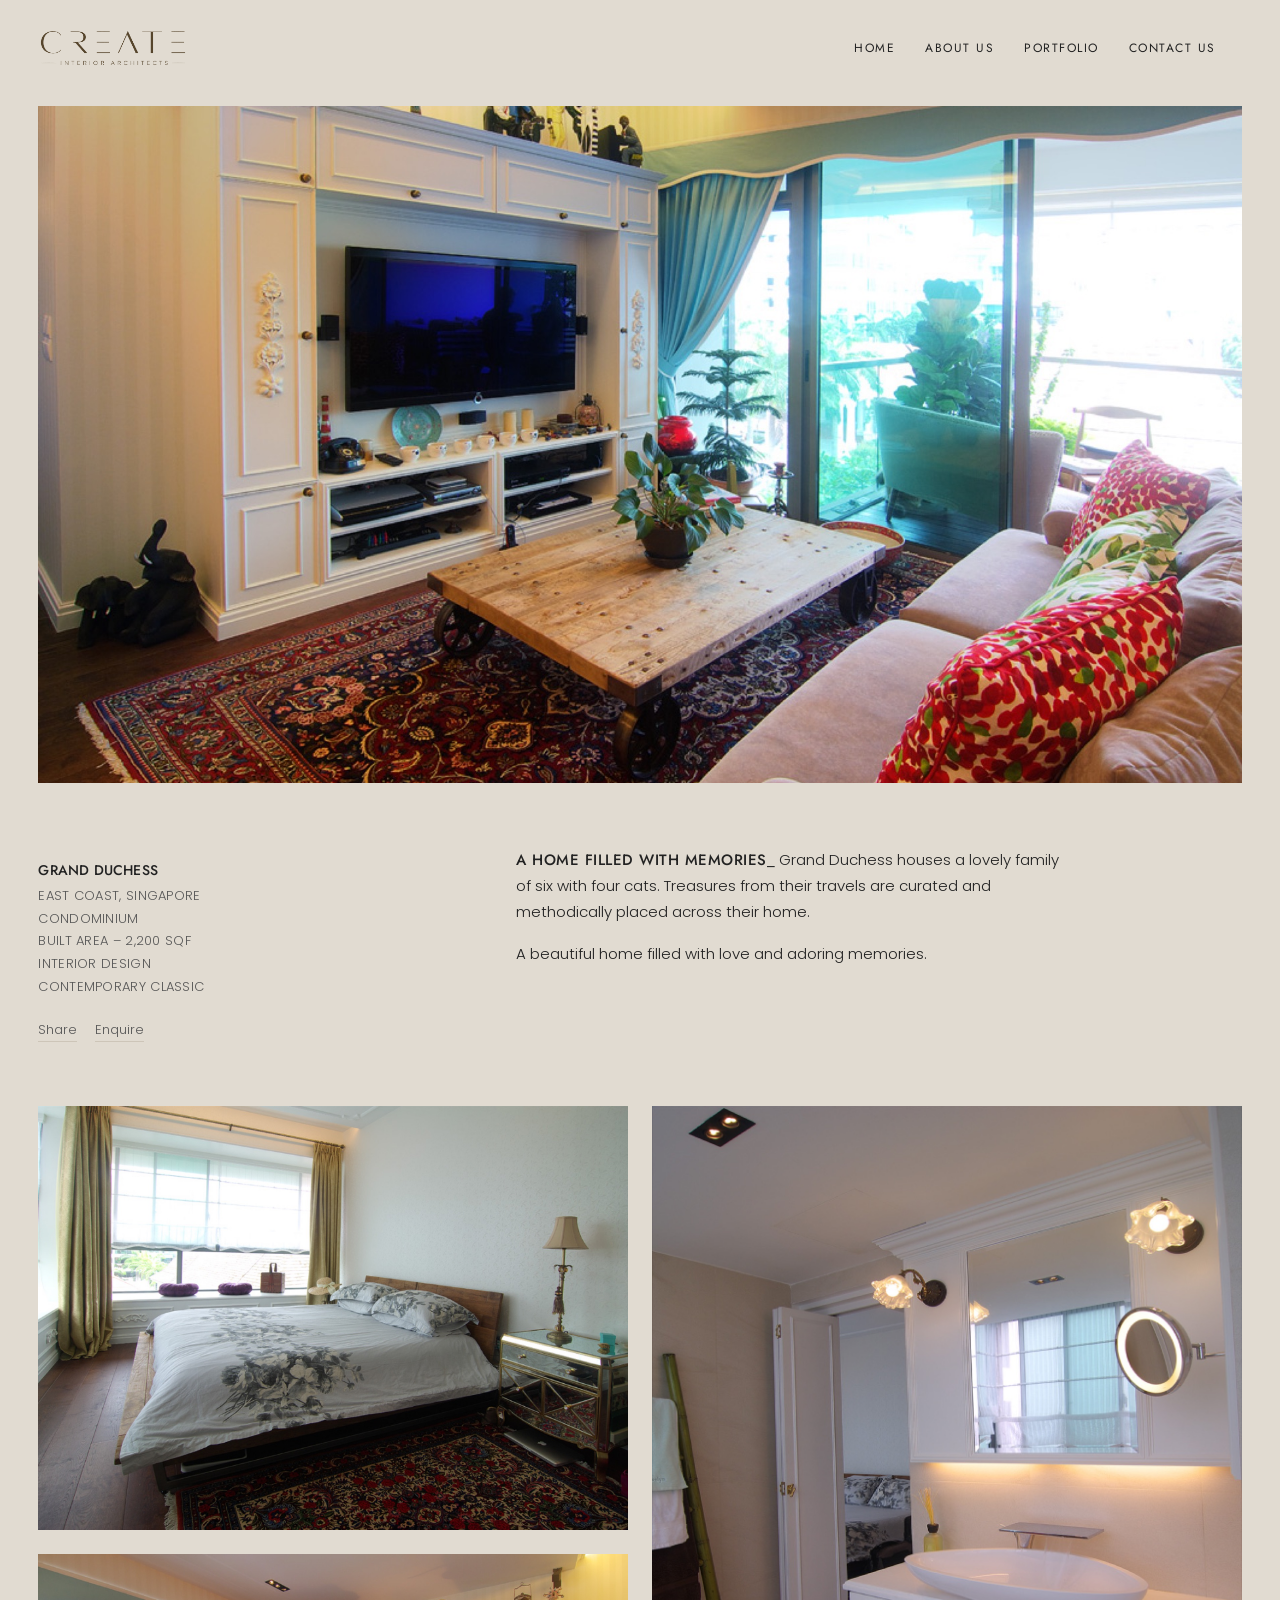
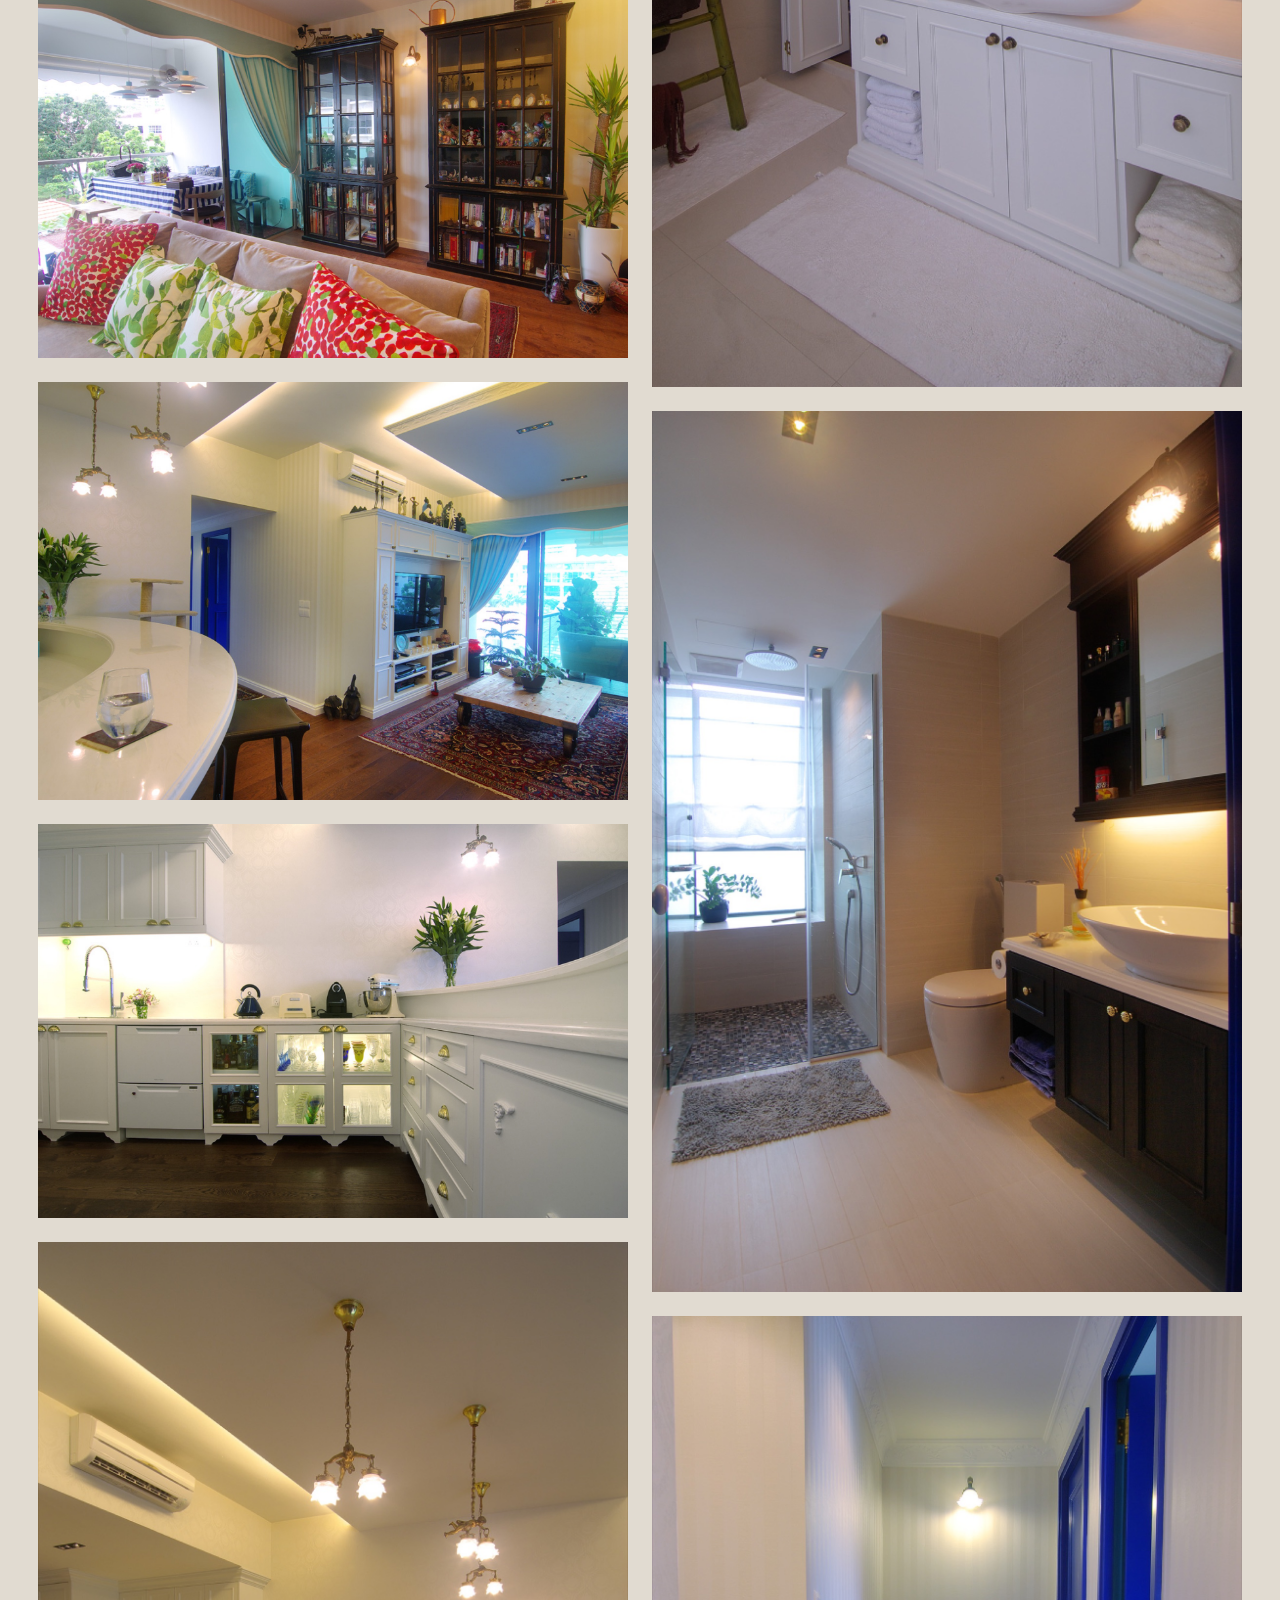
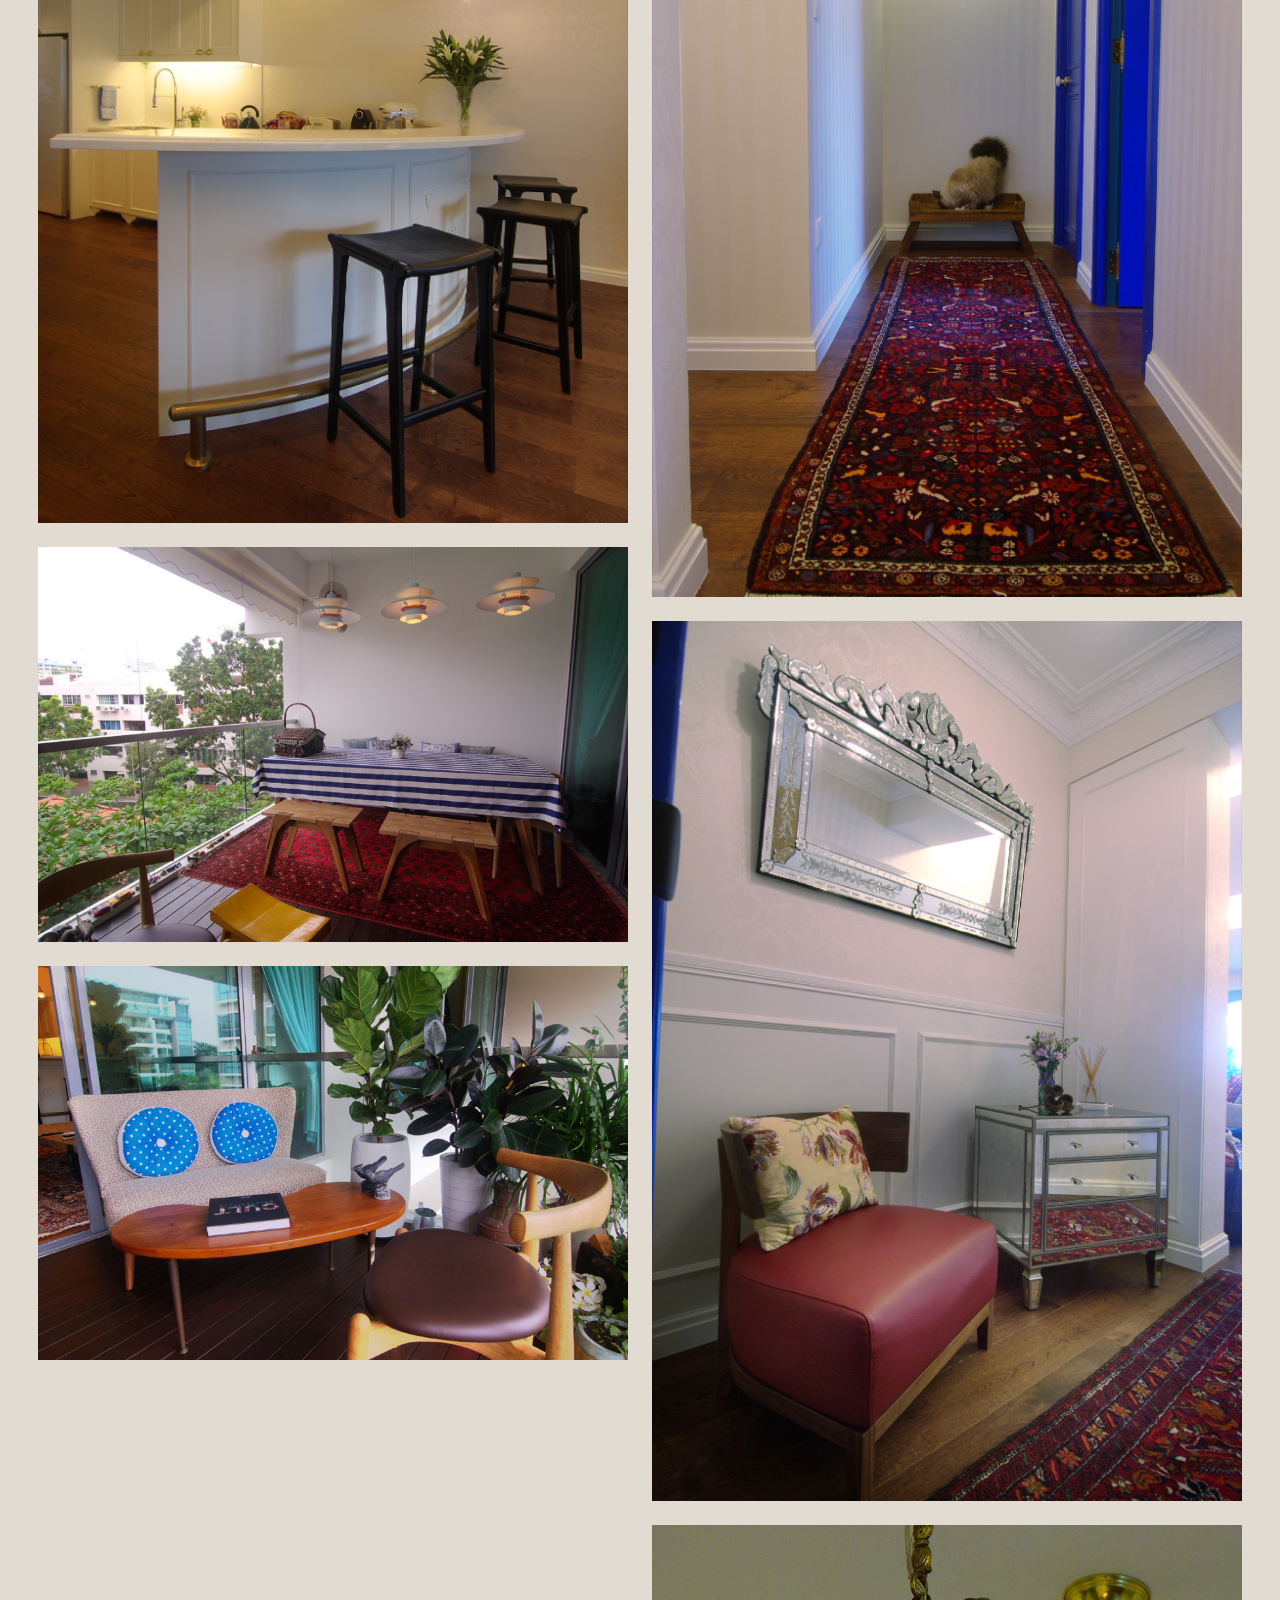
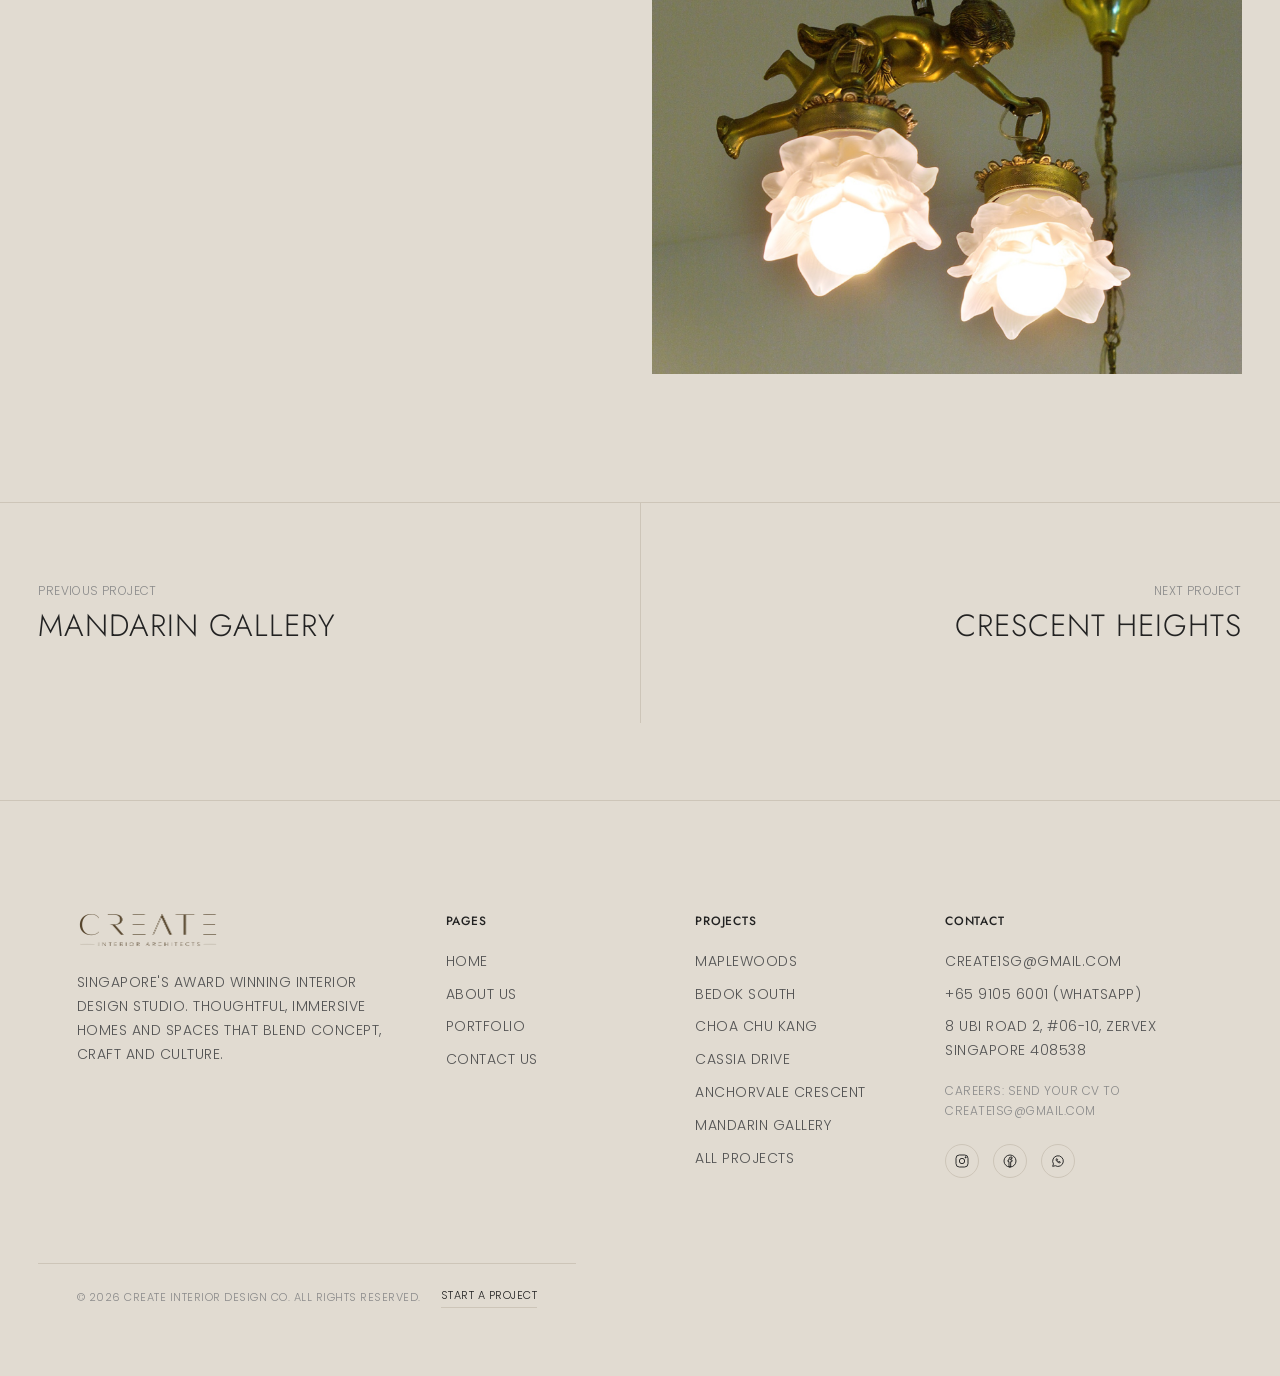
<file: projects/grand_duchess/index.html>
<!doctype html>
<html lang="en">
<head>
<meta charset="utf-8">
<meta name="viewport" content="width=device-width, initial-scale=1">
<title>Grand Duchess — CREATE Interior Architects</title>
<meta name="description" content="Contemporary Classic condominium interior design in East Coast, Singapore. Grand Duchess houses a lovely family of six with four cats. Treasures from their travels are curated and methodically placed across their home.">
<meta property="og:title" content="Grand Duchess — CREATE Interior Architects">
<meta property="og:description" content="Contemporary Classic condominium interior design in East Coast, Singapore. Grand Duchess houses a lovely family of six with four cats. Treasures from their travels are curated and methodically placed across their home.">
<link rel="icon" href="../../assets/img/favicon-32.png" sizes="32x32">
<link rel="icon" href="../../assets/img/favicon-192.png" sizes="192x192">
<link rel="apple-touch-icon" href="../../assets/img/apple-touch-icon.png">
<link rel="preconnect" href="https://fonts.googleapis.com">
<link rel="preconnect" href="https://fonts.gstatic.com" crossorigin>
<link href="https://fonts.googleapis.com/css2?family=Jost:ital,wght@0,300;0,400;0,500;1,300&family=Poppins:wght@300;400;500&display=swap" rel="stylesheet">
<link rel="stylesheet" href="../../assets/css/style.css?v=mwcacwe1">

</head>
<body>
<div class="curtain" aria-hidden="true"></div>
<header class="header">
  <a class="header__logo" href="../../index.html" aria-label="CREATE Interior Architects — home">
    <img class="logo-dark" src="../../assets/img/logo.png" alt="CREATE">
    <img class="logo-white" src="../../assets/img/logo-white.png" alt="CREATE">
  </a>
  <nav class="header__nav" aria-label="Main">
    <a href="../../index.html">Home</a>
    <a href="../../about.html">About Us</a>
    <a href="../../portfolio.html">Portfolio</a>
    <a href="../../contact.html">Contact Us</a>
  </nav>
  <button class="menu-btn" aria-label="Menu" aria-expanded="false"><span></span></button>
</header>

<main class="page">
  <div class="proj-hero wrap" data-photo="65">
    <img src="../../assets/img/web/Grand-Duchess.jpg" alt="Grand Duchess" fetchpriority="high">
  </div>

  <section class="proj-head wrap">
    <div class="row-2">
      <div class="meta">
        <h1 class="h-title">Grand Duchess</h1>
        <div>East Coast, Singapore</div>
        <div>Condominium</div>
        <div>Built area &ndash; 2,200 sqf</div>
        <div>Interior Design</div>
        <div>Contemporary Classic</div>
        <div class="links">
          <a href="#" data-share>Share</a>
          <a href="../../contact.html">Enquire</a>
        </div>
      </div>
      <div class="text">
        <p><span class="kicker">A HOME FILLED WITH MEMORIES_</span> Grand Duchess houses a lovely family of six with four cats. Treasures from their travels are curated and methodically placed across their home.</p>
        <p>A beautiful home filled with love and adoring memories.</p>
      </div>
    </div>
  </section>

  <section class="wrap">
    <div class="proj-gallery">
      <figure data-photo="66"><img src="../../assets/img/web/GD-01.jpg" alt="Grand Duchess" loading="lazy" width="1000" height="719"></figure>
      <figure data-photo="67"><img src="../../assets/img/web/GD-19.jpg" alt="Grand Duchess" loading="lazy" width="1000" height="685"></figure>
      <figure data-photo="68"><img src="../../assets/img/web/GD-18.jpg" alt="Grand Duchess" loading="lazy" width="1000" height="709"></figure>
      <figure data-photo="69"><img src="../../assets/img/web/GD-21.jpg" alt="Grand Duchess" loading="lazy" width="1000" height="669"></figure>
      <figure data-photo="70"><img src="../../assets/img/web/GD-20.jpg" alt="Grand Duchess" loading="lazy" width="1000" height="1494"></figure>
      <figure data-photo="71"><img src="../../assets/img/web/GD-14.jpg" alt="Grand Duchess" loading="lazy" width="1000" height="669"></figure>
      <figure data-photo="72"><img src="../../assets/img/web/GD-15.jpg" alt="Grand Duchess" loading="lazy" width="1000" height="669"></figure>
      <figure data-photo="73"><img src="../../assets/img/web/GD-05.jpg" alt="Grand Duchess" loading="lazy" width="1000" height="1494"></figure>
      <figure data-photo="74"><img src="../../assets/img/web/GD-13.jpg" alt="Grand Duchess" loading="lazy" width="1000" height="1494"></figure>
      <figure data-photo="75"><img src="../../assets/img/web/GD-07.jpg" alt="Grand Duchess" loading="lazy" width="1000" height="1494"></figure>
      <figure data-photo="76"><img src="../../assets/img/web/GD-32.jpg" alt="Grand Duchess" loading="lazy" width="1000" height="1494"></figure>
      <figure data-photo="77"><img src="../../assets/img/web/GD-29.jpg" alt="Grand Duchess" loading="lazy" width="1000" height="761"></figure>
    </div>
  </section>

  <section class="section--tight"></section>
  <nav class="proj-nav" aria-label="More projects">
    <a href="../../projects/mandarin-gallery/"><img src="../../assets/img/web/IMG_0511.jpg" alt="" loading="lazy"><span class="label">Previous project</span><span class="name">Mandarin Gallery</span></a>
    <a href="../../projects/crescent_heights/"><img src="../../assets/img/web/Crescent-Heights.jpg" alt="" loading="lazy"><span class="label">Next project</span><span class="name">Crescent Heights</span></a>
  </nav>
</main>

<nav class="menu" aria-label="Main">
  <div class="menu__inner">
    <div class="menu__nav">
      <a href="../../index.html" class="is-active">Home</a>
      <a href="../../about.html">About Us</a>
      <a href="../../portfolio.html">Portfolio</a>
      <a href="../../contact.html">Contact Us</a>
    </div>
    <div class="menu__aside">
      <a href="https://www.instagram.com/create.interiors" target="_blank" rel="noopener" aria-label="Instagram"><svg viewBox="0 0 24 24"><rect x="3" y="3" width="18" height="18" rx="5"/><circle cx="12" cy="12" r="4"/><circle cx="17.5" cy="6.5" r="0.8" fill="currentColor"/></svg></a>
      <a href="https://www.facebook.com/createinteriors" target="_blank" rel="noopener" aria-label="Facebook"><svg viewBox="0 0 24 24"><circle cx="12" cy="12" r="9"/><path d="M13.5 8.5h1.5V6h-1.5a3 3 0 0 0-3 3v1.5H9v2.5h1.5V21H13v-8h1.8l.4-2.5H13V9a.5.5 0 0 1 .5-.5z"/></svg></a>
      <a href="https://wa.me/6591056001" target="_blank" rel="noopener" aria-label="WhatsApp"><svg viewBox="0 0 24 24"><path d="M4 20l1.2-3.6A8 8 0 1 1 8 19.1z"/><path d="M9 9.5c0 2.5 3 5 5.5 5.5l1-1.5-1.7-.9-.8.8c-1-.4-2-1.4-2.4-2.4l.8-.8-.9-1.7z"/></svg></a>
    </div>
  </div>
  <div class="menu__foot">
    <span>&copy; 2026 CREATE Interior Design Co. All rights reserved.</span>
    <span>Singapore</span>
  </div>
</nav>
<footer class="footer">
  <div class="wrap footer__top">
    <div class="footer__brand">
      <a href="../../index.html"><img src="../../assets/img/logo.png" alt="CREATE"></a>
      <p>Singapore's award winning interior design studio. Thoughtful, immersive homes and spaces that blend concept, craft and culture.</p>
    </div>
    <div class="footer__col">
      <div class="h-section">Pages</div>
      <ul class="ul">
        <li><a href="../../index.html">Home</a></li>
        <li><a href="../../about.html">About Us</a></li>
        <li><a href="../../portfolio.html">Portfolio</a></li>
        <li><a href="../../contact.html">Contact Us</a></li>
      </ul>
    </div>
    <div class="footer__col">
      <div class="h-section">Projects</div>
      <ul class="ul">
        <li><a href="../../projects/maplewoods/">Maplewoods</a></li>
        <li><a href="../../projects/bedok-south/">Bedok South</a></li>
        <li><a href="../../projects/cck/">Choa Chu Kang</a></li>
        <li><a href="../../projects/cassia/">Cassia Drive</a></li>
        <li><a href="../../projects/anchorvale/">Anchorvale Crescent</a></li>
        <li><a href="../../projects/mandarin-gallery/">Mandarin Gallery</a></li>
        <li><a href="../../portfolio.html">All projects</a></li>
      </ul>
    </div>
    <div class="footer__col">
      <div class="h-section">Contact</div>
      <ul class="ul">
        <li><a href="mailto:create1sg@gmail.com">create1sg@gmail.com</a></li>
        <li><a href="https://wa.me/6591056001" target="_blank" rel="noopener">+65 9105 6001 (WhatsApp)</a></li>
        <li>8 Ubi Road 2, #06-10, Zervex<br>Singapore 408538</li>
        <li class="footer__careers">Careers: send your CV to <a href="mailto:create1sg@gmail.com?subject=Application">create1sg@gmail.com</a></li>
      </ul>
      <div class="footer__social">
        <a href="https://www.instagram.com/create.interiors" target="_blank" rel="noopener" aria-label="Instagram"><svg viewBox="0 0 24 24"><rect x="3" y="3" width="18" height="18" rx="5"/><circle cx="12" cy="12" r="4"/><circle cx="17.5" cy="6.5" r="0.8" fill="currentColor"/></svg></a>
        <a href="https://www.facebook.com/createinteriors" target="_blank" rel="noopener" aria-label="Facebook"><svg viewBox="0 0 24 24"><circle cx="12" cy="12" r="9"/><path d="M13.5 8.5h1.5V6h-1.5a3 3 0 0 0-3 3v1.5H9v2.5h1.5V21H13v-8h1.8l.4-2.5H13V9a.5.5 0 0 1 .5-.5z"/></svg></a>
        <a href="https://wa.me/6591056001" target="_blank" rel="noopener" aria-label="WhatsApp"><svg viewBox="0 0 24 24"><path d="M4 20l1.2-3.6A8 8 0 1 1 8 19.1z"/><path d="M9 9.5c0 2.5 3 5 5.5 5.5l1-1.5-1.7-.9-.8.8c-1-.4-2-1.4-2.4-2.4l.8-.8-.9-1.7z"/></svg></a>
      </div>
    </div>
  </div>
  <div class="wrap footer__bottom">
    <span>&copy; 2026 CREATE Interior Design Co. All rights reserved.</span>
    <a href="../../contact.html" class="footer__cta">Start a project</a>
  </div>
</footer>
<script src="../../assets/js/photos.js?v=mwcacwe1"></script>
<script src="../../assets/js/main.js?v=mwcacwe1"></script>
</body>
</html>
</file>
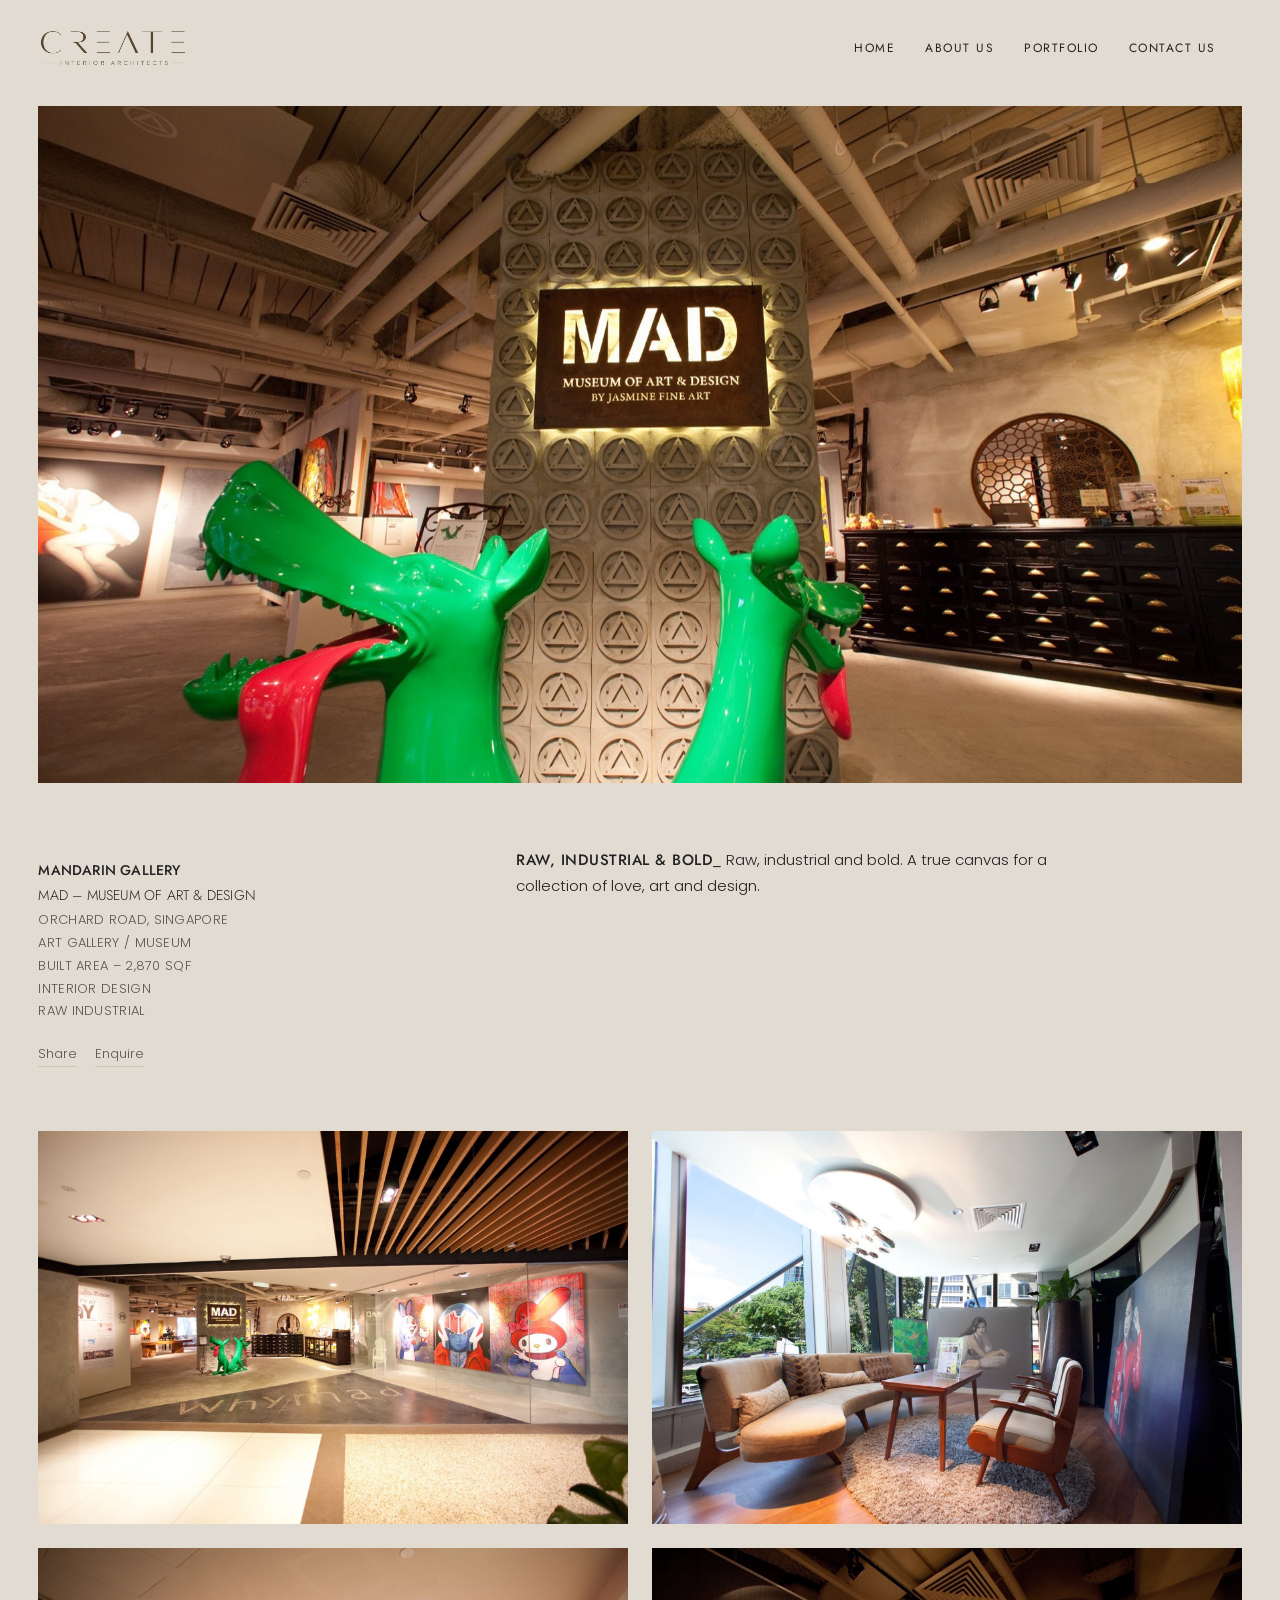
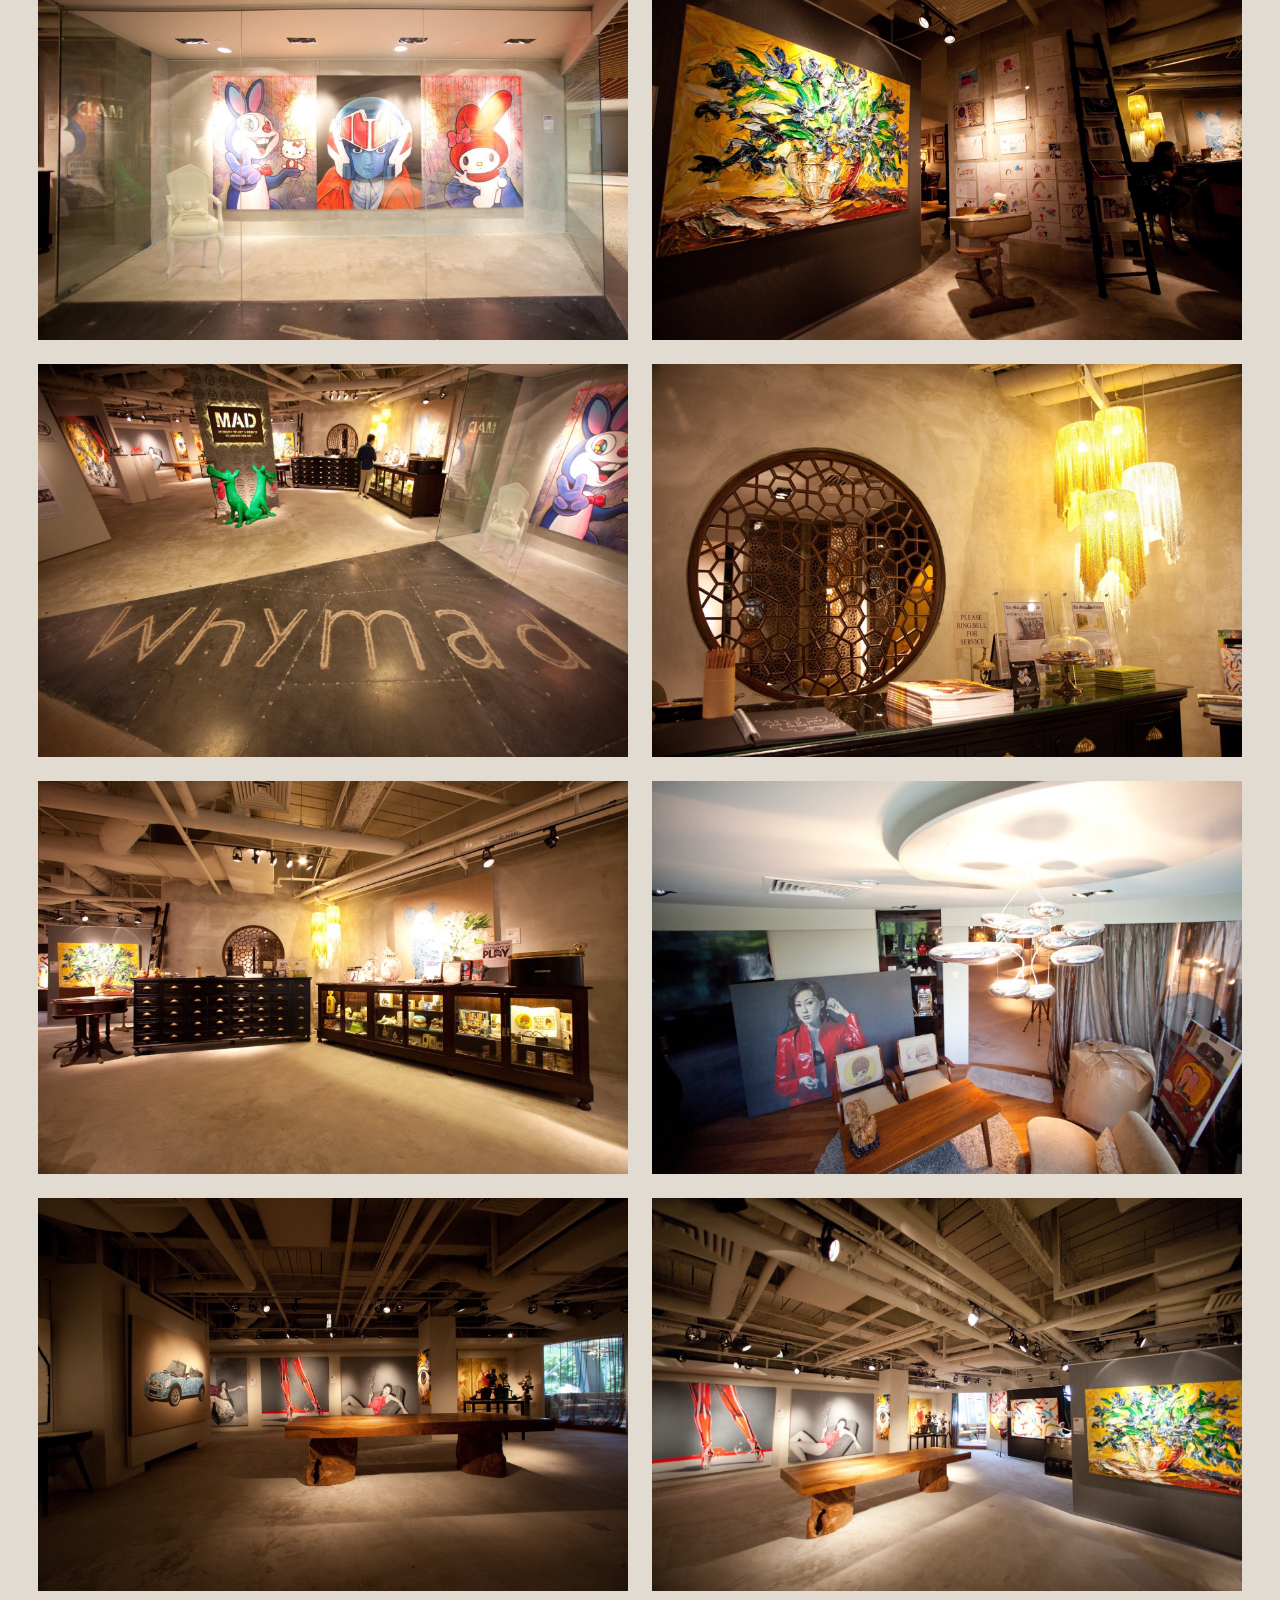
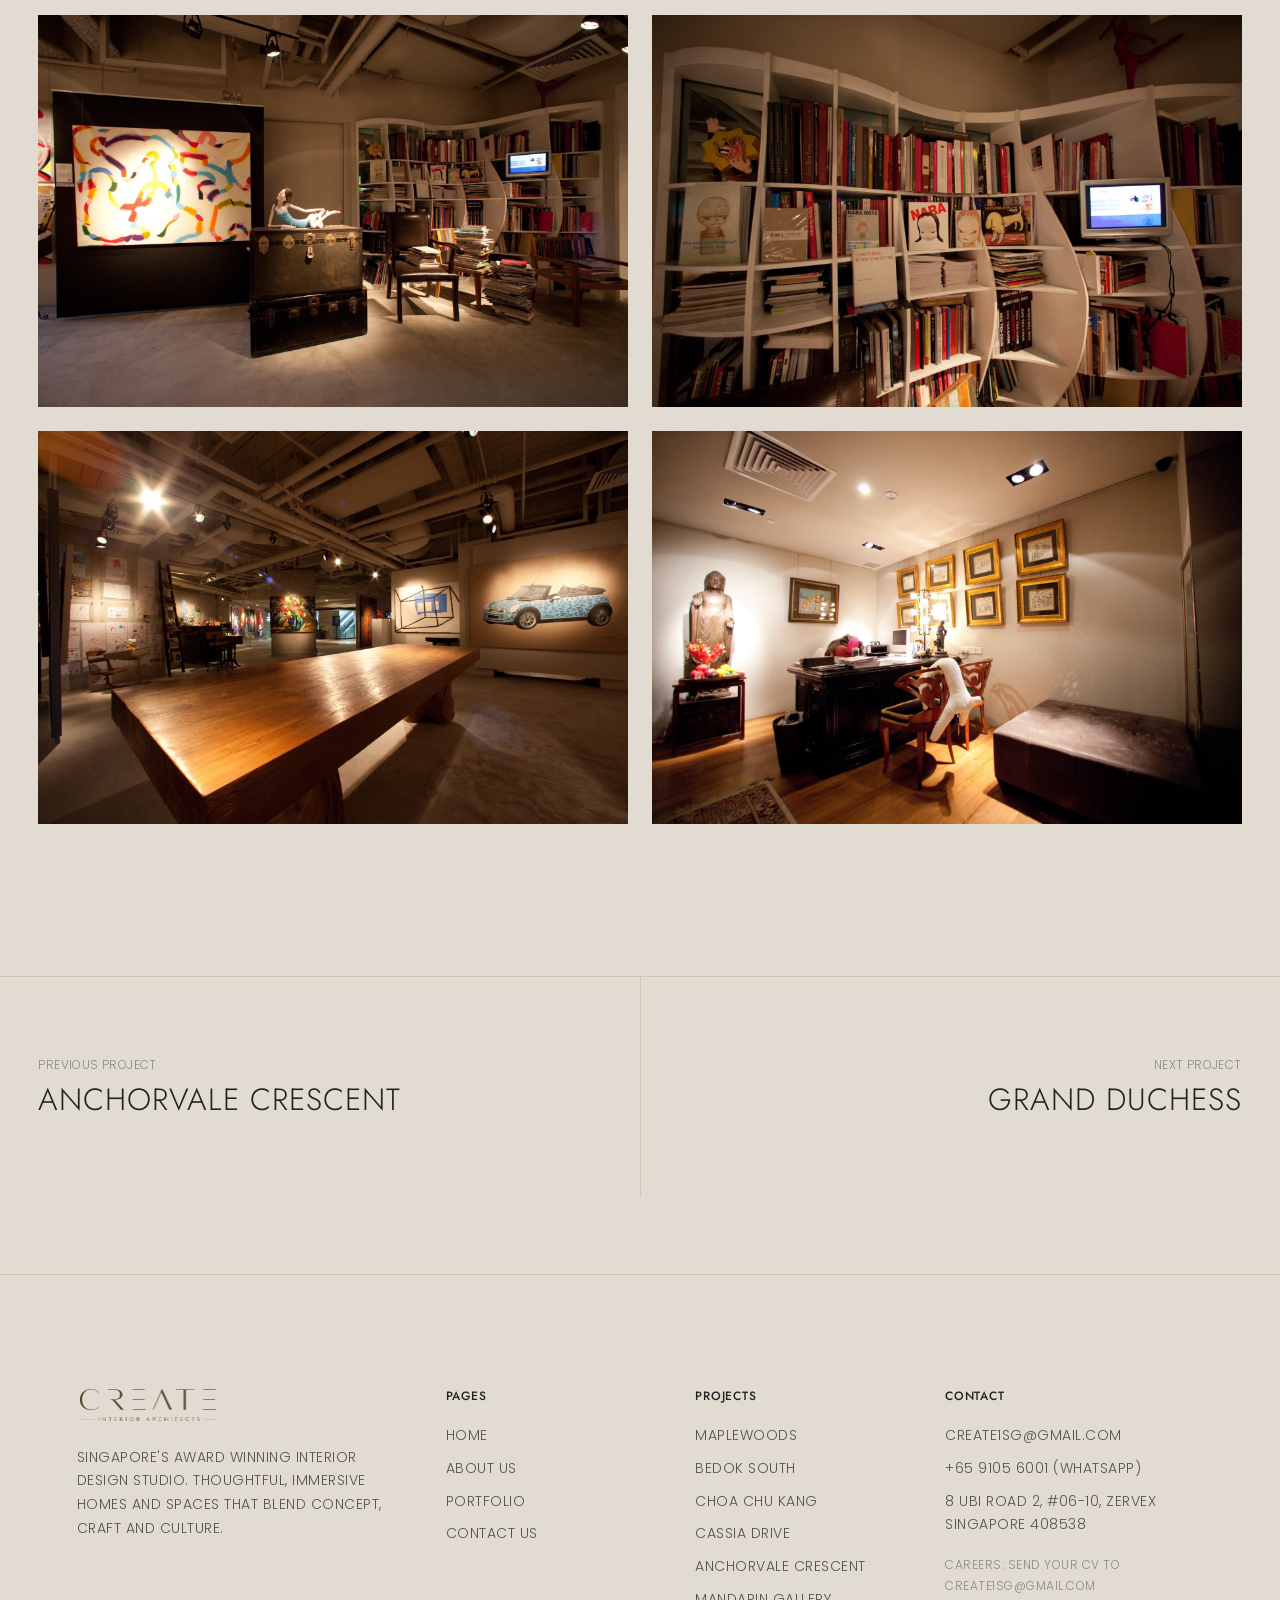
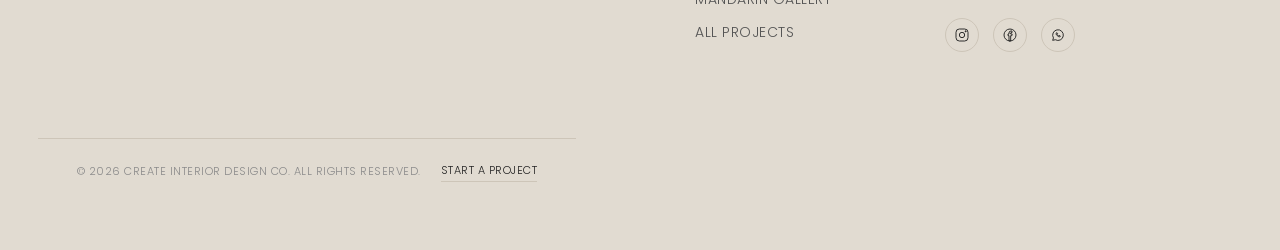
<file: projects/mandarin-gallery/index.html>
<!doctype html>
<html lang="en">
<head>
<meta charset="utf-8">
<meta name="viewport" content="width=device-width, initial-scale=1">
<title>Mandarin Gallery (MAD – Museum of Art &amp; Design) — CREATE Interior Architects</title>
<meta name="description" content="Raw Industrial art gallery / museum interior design in Orchard Road, Singapore. Raw, industrial and bold. A true canvas for a collection of love, art and design.">
<meta property="og:title" content="Mandarin Gallery (MAD – Museum of Art &amp; Design) — CREATE Interior Architects">
<meta property="og:description" content="Raw Industrial art gallery / museum interior design in Orchard Road, Singapore. Raw, industrial and bold. A true canvas for a collection of love, art and design.">
<link rel="icon" href="../../assets/img/favicon-32.png" sizes="32x32">
<link rel="icon" href="../../assets/img/favicon-192.png" sizes="192x192">
<link rel="apple-touch-icon" href="../../assets/img/apple-touch-icon.png">
<link rel="preconnect" href="https://fonts.googleapis.com">
<link rel="preconnect" href="https://fonts.gstatic.com" crossorigin>
<link href="https://fonts.googleapis.com/css2?family=Jost:ital,wght@0,300;0,400;0,500;1,300&family=Poppins:wght@300;400;500&display=swap" rel="stylesheet">
<link rel="stylesheet" href="../../assets/css/style.css?v=mwcacwe1">

</head>
<body>
<div class="curtain" aria-hidden="true"></div>
<header class="header">
  <a class="header__logo" href="../../index.html" aria-label="CREATE Interior Architects — home">
    <img class="logo-dark" src="../../assets/img/logo.png" alt="CREATE">
    <img class="logo-white" src="../../assets/img/logo-white.png" alt="CREATE">
  </a>
  <nav class="header__nav" aria-label="Main">
    <a href="../../index.html">Home</a>
    <a href="../../about.html">About Us</a>
    <a href="../../portfolio.html">Portfolio</a>
    <a href="../../contact.html">Contact Us</a>
  </nav>
  <button class="menu-btn" aria-label="Menu" aria-expanded="false"><span></span></button>
</header>

<main class="page">
  <div class="proj-hero wrap" data-photo="50">
    <img src="../../assets/img/web/IMG_0511.jpg" alt="Mandarin Gallery" fetchpriority="high">
  </div>

  <section class="proj-head wrap">
    <div class="row-2">
      <div class="meta">
        <h1 class="h-title">Mandarin Gallery<br><span style="font-weight:300">MAD – Museum of Art &amp; Design</span></h1>
        <div>Orchard Road, Singapore</div>
        <div>Art Gallery / Museum</div>
        <div>Built area &ndash; 2,870 sqf</div>
        <div>Interior Design</div>
        <div>Raw Industrial</div>
        <div class="links">
          <a href="#" data-share>Share</a>
          <a href="../../contact.html">Enquire</a>
        </div>
      </div>
      <div class="text">
        <p><span class="kicker">RAW, INDUSTRIAL &amp; BOLD_</span> Raw, industrial and bold. A true canvas for a collection of love, art and design.</p>
        
      </div>
    </div>
  </section>

  <section class="wrap">
    <div class="proj-gallery">
      <figure data-photo="51"><img src="../../assets/img/web/IMG_0504.jpg" alt="Mandarin Gallery" loading="lazy" width="2048" height="1365"></figure>
      <figure data-photo="52"><img src="../../assets/img/web/IMG_0505.jpg" alt="Mandarin Gallery" loading="lazy" width="2048" height="1365"></figure>
      <figure data-photo="53"><img src="../../assets/img/web/IMG_0506.jpg" alt="Mandarin Gallery" loading="lazy" width="2048" height="1365"></figure>
      <figure data-photo="54"><img src="../../assets/img/web/IMG_0510.jpg" alt="Mandarin Gallery" loading="lazy" width="2048" height="1365"></figure>
      <figure data-photo="55"><img src="../../assets/img/web/IMG_0515.jpg" alt="Mandarin Gallery" loading="lazy" width="2048" height="1365"></figure>
      <figure data-photo="56"><img src="../../assets/img/web/IMG_0516.jpg" alt="Mandarin Gallery" loading="lazy" width="2048" height="1365"></figure>
      <figure data-photo="57"><img src="../../assets/img/web/IMG_0517.jpg" alt="Mandarin Gallery" loading="lazy" width="2048" height="1365"></figure>
      <figure data-photo="58"><img src="../../assets/img/web/IMG_0518.jpg" alt="Mandarin Gallery" loading="lazy" width="2048" height="1365"></figure>
      <figure data-photo="59"><img src="../../assets/img/web/IMG_0520.jpg" alt="Mandarin Gallery" loading="lazy" width="2048" height="1365"></figure>
      <figure data-photo="60"><img src="../../assets/img/web/IMG_0522.jpg" alt="Mandarin Gallery" loading="lazy" width="2048" height="1365"></figure>
      <figure data-photo="61"><img src="../../assets/img/web/IMG_0523.jpg" alt="Mandarin Gallery" loading="lazy" width="2048" height="1365"></figure>
      <figure data-photo="62"><img src="../../assets/img/web/IMG_0526.jpg" alt="Mandarin Gallery" loading="lazy" width="2048" height="1365"></figure>
      <figure data-photo="63"><img src="../../assets/img/web/IMG_0527.jpg" alt="Mandarin Gallery" loading="lazy" width="2048" height="1365"></figure>
      <figure data-photo="64"><img src="../../assets/img/web/IMG_0528.jpg" alt="Mandarin Gallery" loading="lazy" width="2048" height="1365"></figure>
    </div>
  </section>

  <section class="section--tight"></section>
  <nav class="proj-nav" aria-label="More projects">
    <a href="../../projects/anchorvale/"><img src="../../assets/img/web/IMG_0347.jpg" alt="" loading="lazy"><span class="label">Previous project</span><span class="name">Anchorvale Crescent</span></a>
    <a href="../../projects/grand_duchess/"><img src="../../assets/img/web/Grand-Duchess.jpg" alt="" loading="lazy"><span class="label">Next project</span><span class="name">Grand Duchess</span></a>
  </nav>
</main>

<nav class="menu" aria-label="Main">
  <div class="menu__inner">
    <div class="menu__nav">
      <a href="../../index.html" class="is-active">Home</a>
      <a href="../../about.html">About Us</a>
      <a href="../../portfolio.html">Portfolio</a>
      <a href="../../contact.html">Contact Us</a>
    </div>
    <div class="menu__aside">
      <a href="https://www.instagram.com/create.interiors" target="_blank" rel="noopener" aria-label="Instagram"><svg viewBox="0 0 24 24"><rect x="3" y="3" width="18" height="18" rx="5"/><circle cx="12" cy="12" r="4"/><circle cx="17.5" cy="6.5" r="0.8" fill="currentColor"/></svg></a>
      <a href="https://www.facebook.com/createinteriors" target="_blank" rel="noopener" aria-label="Facebook"><svg viewBox="0 0 24 24"><circle cx="12" cy="12" r="9"/><path d="M13.5 8.5h1.5V6h-1.5a3 3 0 0 0-3 3v1.5H9v2.5h1.5V21H13v-8h1.8l.4-2.5H13V9a.5.5 0 0 1 .5-.5z"/></svg></a>
      <a href="https://wa.me/6591056001" target="_blank" rel="noopener" aria-label="WhatsApp"><svg viewBox="0 0 24 24"><path d="M4 20l1.2-3.6A8 8 0 1 1 8 19.1z"/><path d="M9 9.5c0 2.5 3 5 5.5 5.5l1-1.5-1.7-.9-.8.8c-1-.4-2-1.4-2.4-2.4l.8-.8-.9-1.7z"/></svg></a>
    </div>
  </div>
  <div class="menu__foot">
    <span>&copy; 2026 CREATE Interior Design Co. All rights reserved.</span>
    <span>Singapore</span>
  </div>
</nav>
<footer class="footer">
  <div class="wrap footer__top">
    <div class="footer__brand">
      <a href="../../index.html"><img src="../../assets/img/logo.png" alt="CREATE"></a>
      <p>Singapore's award winning interior design studio. Thoughtful, immersive homes and spaces that blend concept, craft and culture.</p>
    </div>
    <div class="footer__col">
      <div class="h-section">Pages</div>
      <ul class="ul">
        <li><a href="../../index.html">Home</a></li>
        <li><a href="../../about.html">About Us</a></li>
        <li><a href="../../portfolio.html">Portfolio</a></li>
        <li><a href="../../contact.html">Contact Us</a></li>
      </ul>
    </div>
    <div class="footer__col">
      <div class="h-section">Projects</div>
      <ul class="ul">
        <li><a href="../../projects/maplewoods/">Maplewoods</a></li>
        <li><a href="../../projects/bedok-south/">Bedok South</a></li>
        <li><a href="../../projects/cck/">Choa Chu Kang</a></li>
        <li><a href="../../projects/cassia/">Cassia Drive</a></li>
        <li><a href="../../projects/anchorvale/">Anchorvale Crescent</a></li>
        <li><a href="../../projects/mandarin-gallery/">Mandarin Gallery</a></li>
        <li><a href="../../portfolio.html">All projects</a></li>
      </ul>
    </div>
    <div class="footer__col">
      <div class="h-section">Contact</div>
      <ul class="ul">
        <li><a href="mailto:create1sg@gmail.com">create1sg@gmail.com</a></li>
        <li><a href="https://wa.me/6591056001" target="_blank" rel="noopener">+65 9105 6001 (WhatsApp)</a></li>
        <li>8 Ubi Road 2, #06-10, Zervex<br>Singapore 408538</li>
        <li class="footer__careers">Careers: send your CV to <a href="mailto:create1sg@gmail.com?subject=Application">create1sg@gmail.com</a></li>
      </ul>
      <div class="footer__social">
        <a href="https://www.instagram.com/create.interiors" target="_blank" rel="noopener" aria-label="Instagram"><svg viewBox="0 0 24 24"><rect x="3" y="3" width="18" height="18" rx="5"/><circle cx="12" cy="12" r="4"/><circle cx="17.5" cy="6.5" r="0.8" fill="currentColor"/></svg></a>
        <a href="https://www.facebook.com/createinteriors" target="_blank" rel="noopener" aria-label="Facebook"><svg viewBox="0 0 24 24"><circle cx="12" cy="12" r="9"/><path d="M13.5 8.5h1.5V6h-1.5a3 3 0 0 0-3 3v1.5H9v2.5h1.5V21H13v-8h1.8l.4-2.5H13V9a.5.5 0 0 1 .5-.5z"/></svg></a>
        <a href="https://wa.me/6591056001" target="_blank" rel="noopener" aria-label="WhatsApp"><svg viewBox="0 0 24 24"><path d="M4 20l1.2-3.6A8 8 0 1 1 8 19.1z"/><path d="M9 9.5c0 2.5 3 5 5.5 5.5l1-1.5-1.7-.9-.8.8c-1-.4-2-1.4-2.4-2.4l.8-.8-.9-1.7z"/></svg></a>
      </div>
    </div>
  </div>
  <div class="wrap footer__bottom">
    <span>&copy; 2026 CREATE Interior Design Co. All rights reserved.</span>
    <a href="../../contact.html" class="footer__cta">Start a project</a>
  </div>
</footer>
<script src="../../assets/js/photos.js?v=mwcacwe1"></script>
<script src="../../assets/js/main.js?v=mwcacwe1"></script>
</body>
</html>
</file>
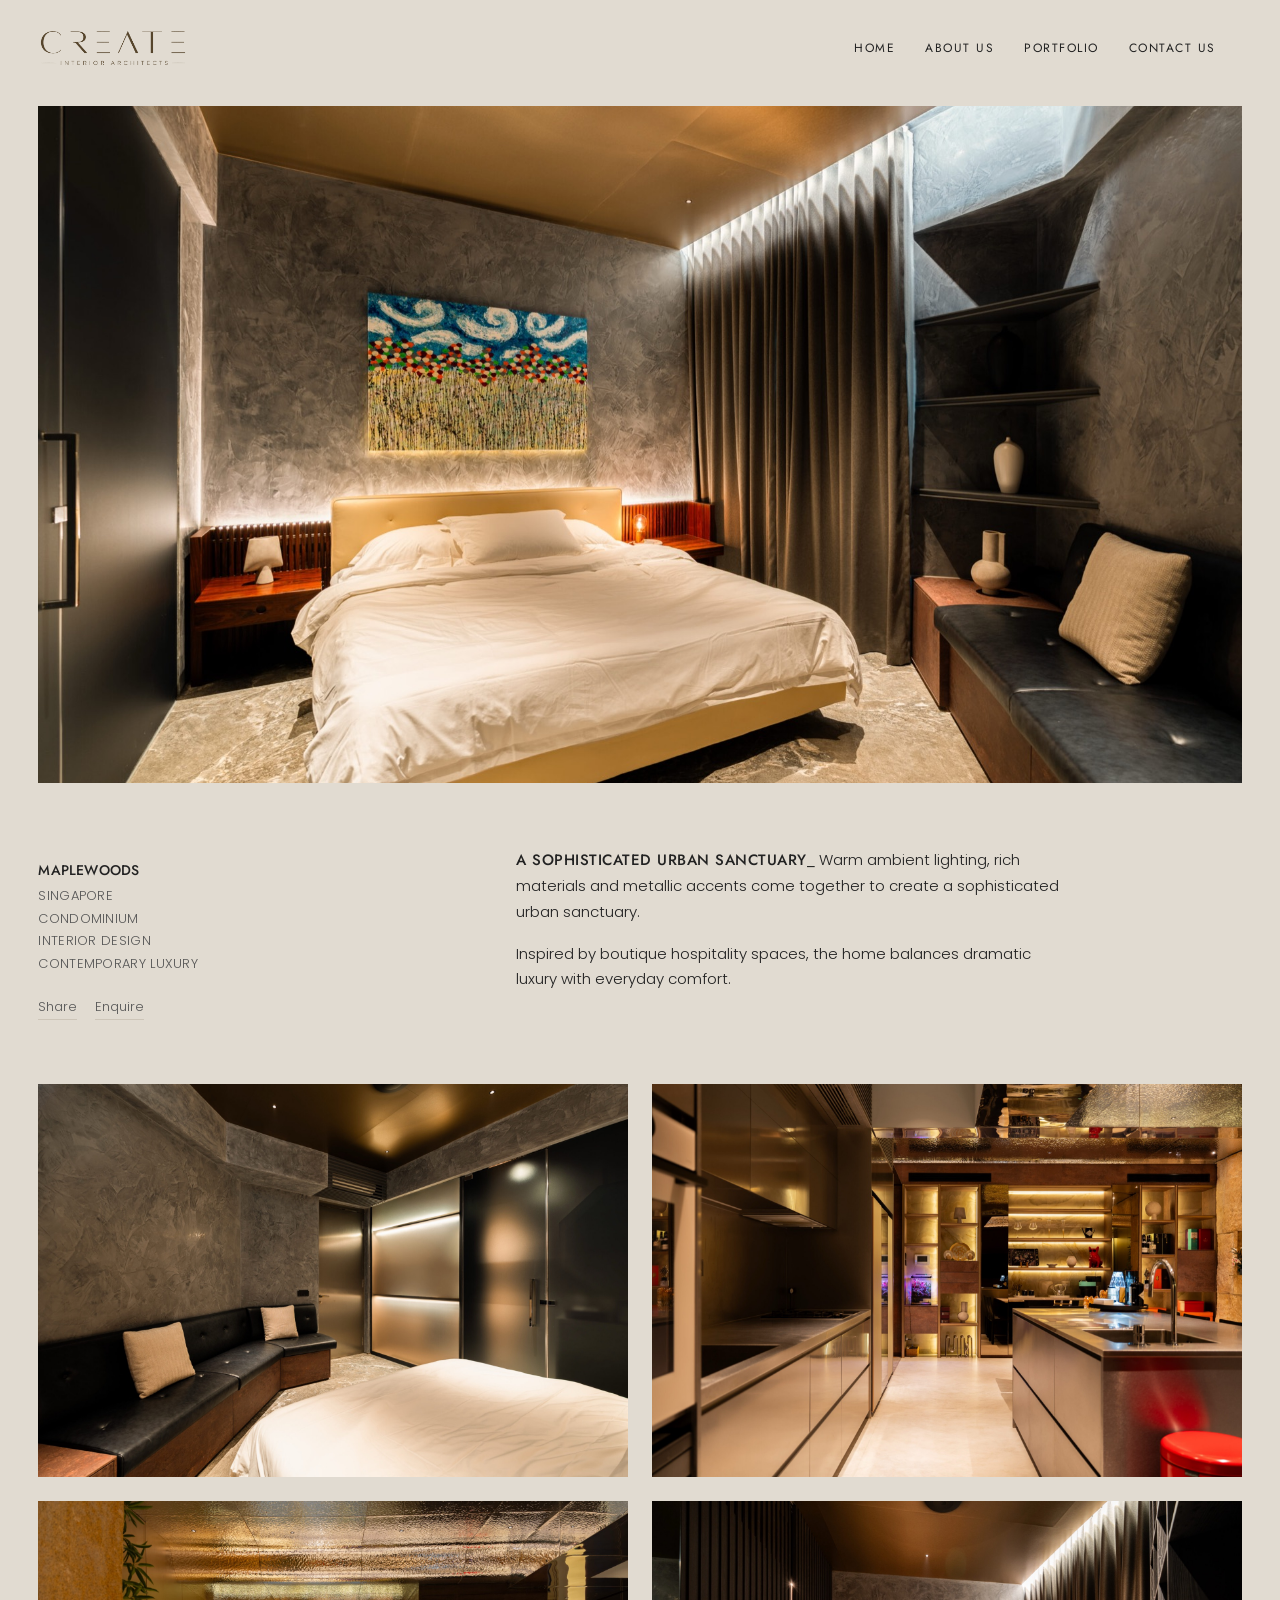
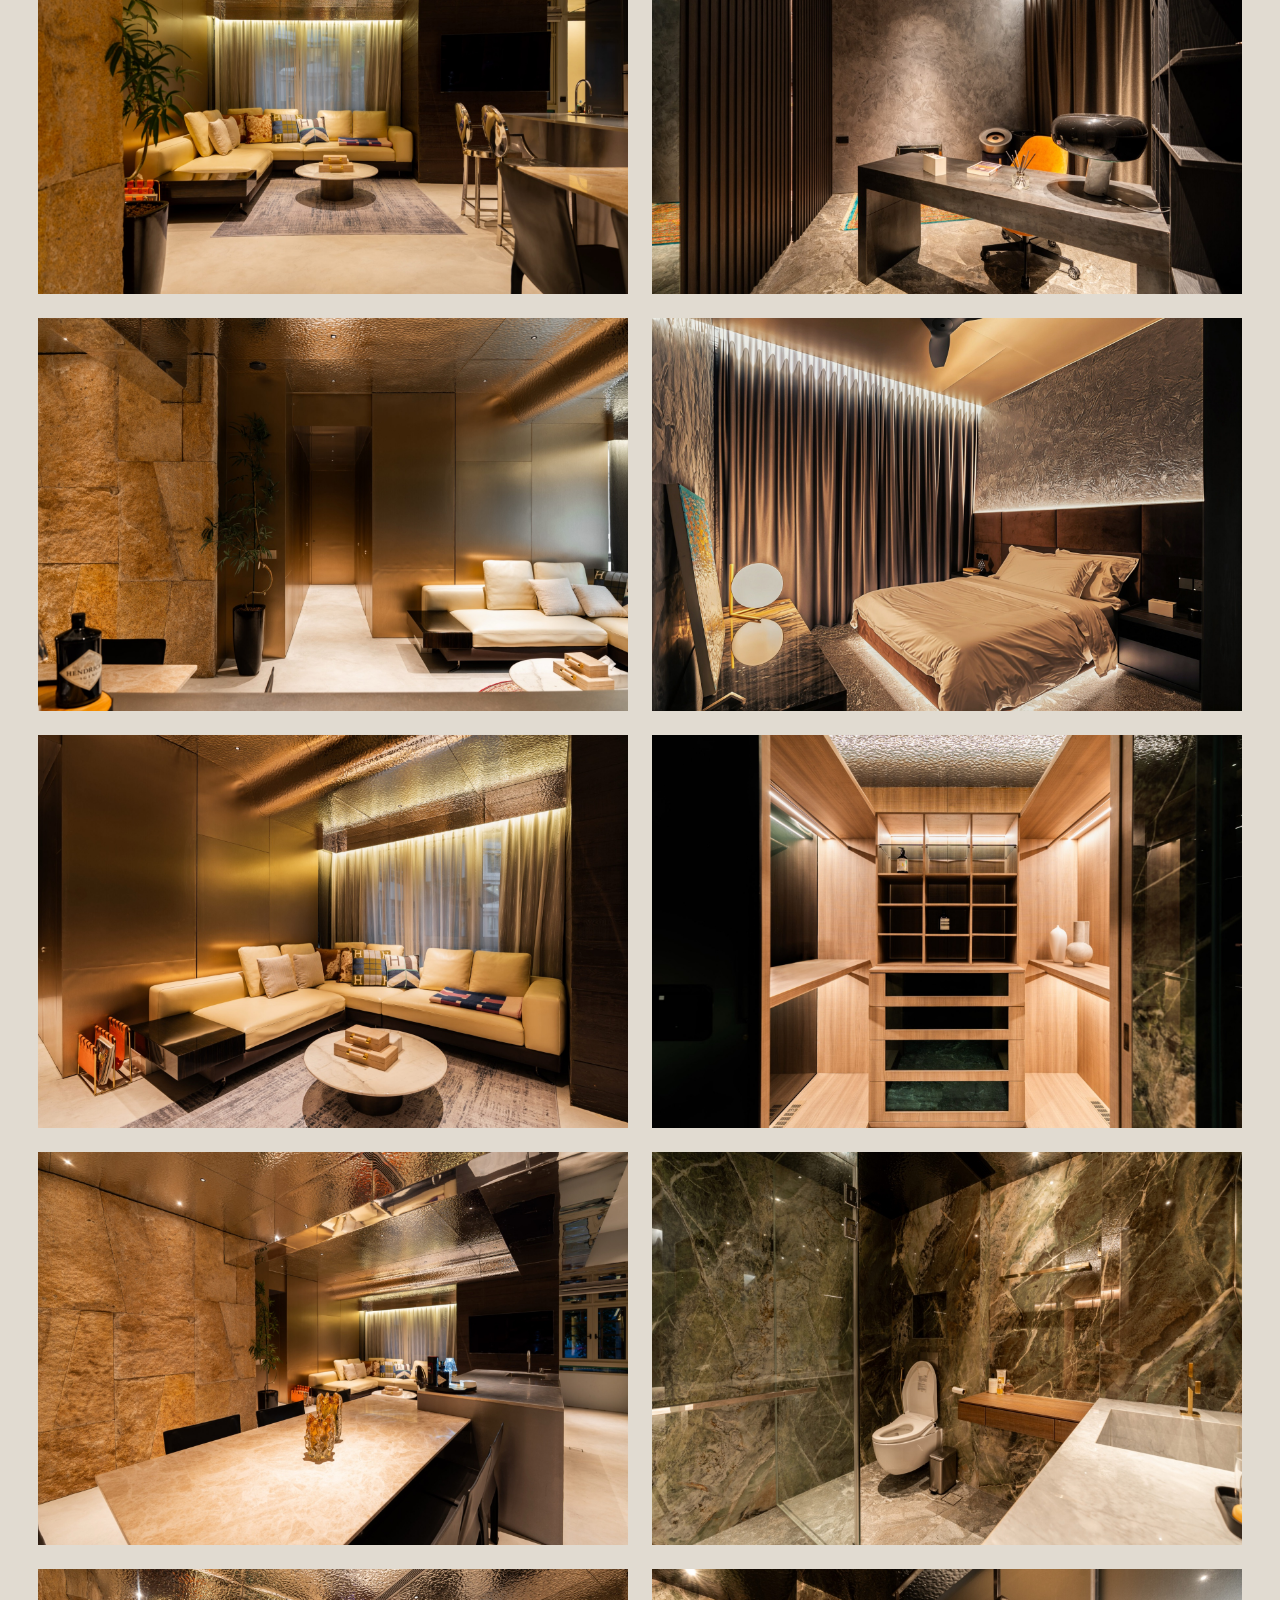
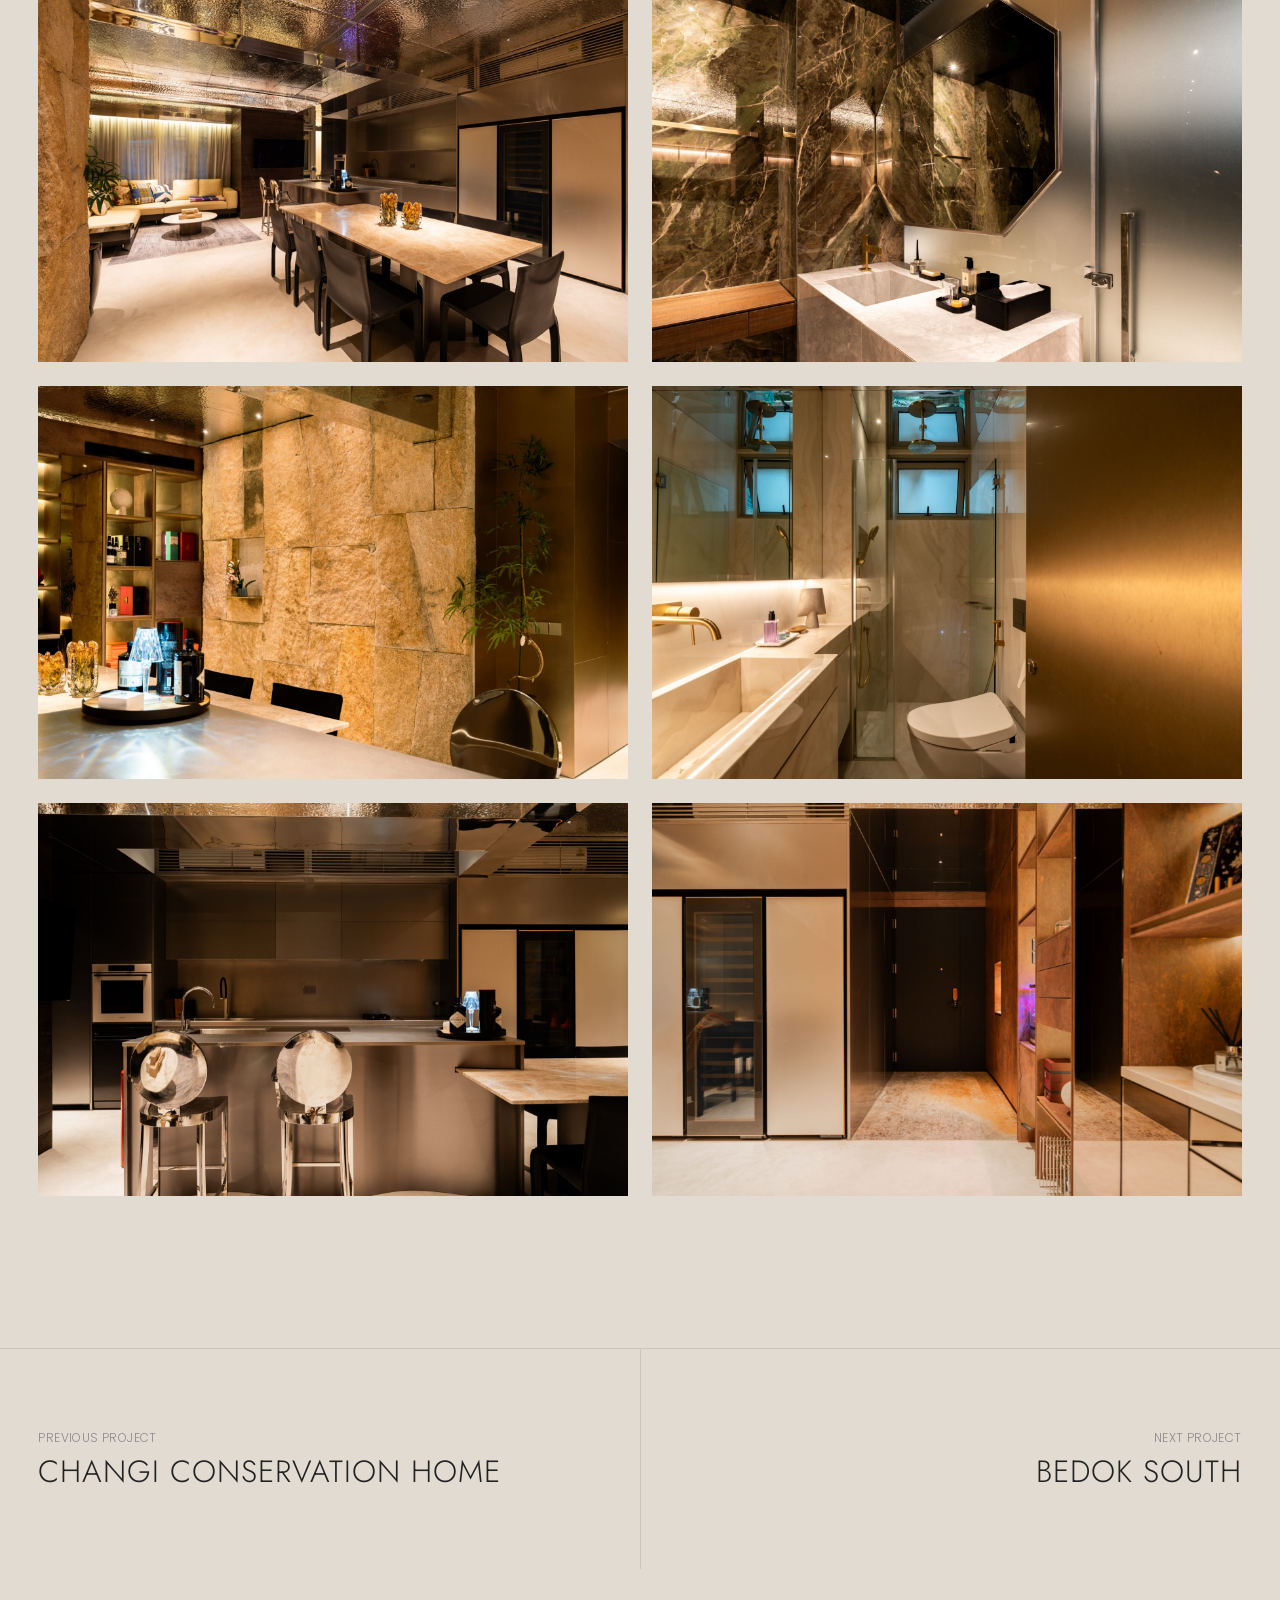
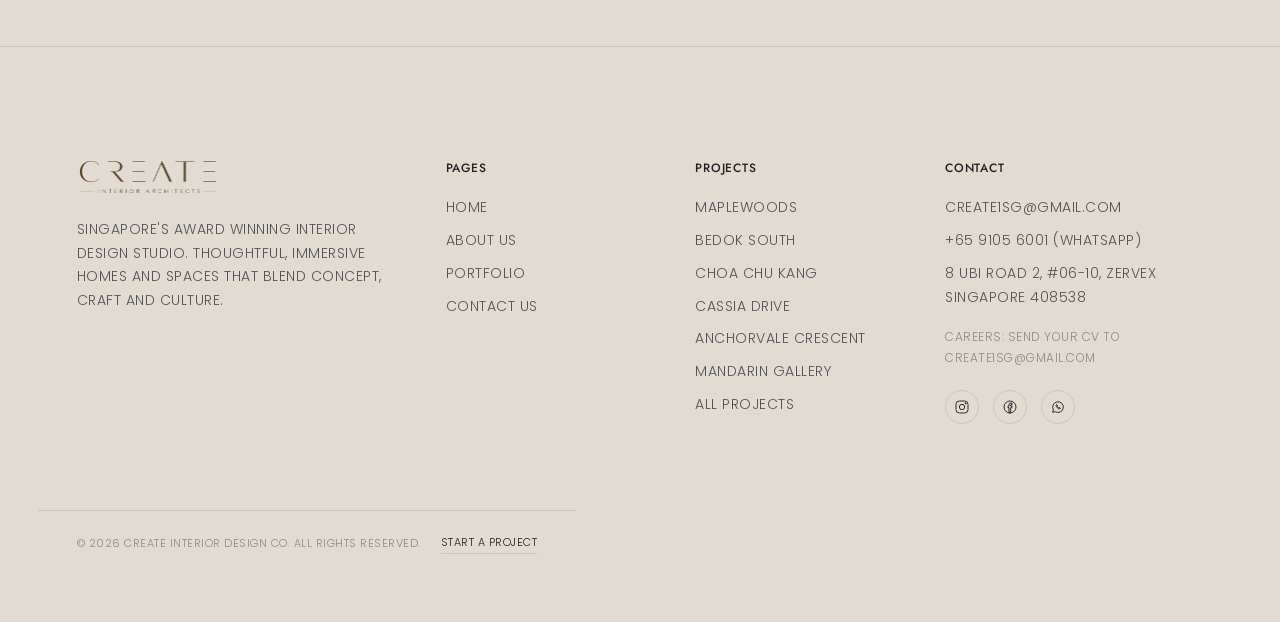
<file: projects/maplewoods/index.html>
<!doctype html>
<html lang="en">
<head>
<meta charset="utf-8">
<meta name="viewport" content="width=device-width, initial-scale=1">
<title>Maplewoods — CREATE Interior Architects</title>
<meta name="description" content="Contemporary Luxury condominium interior design in Singapore. Warm ambient lighting, rich materials and metallic accents come together to create a sophisticated urban sanctuary.">
<meta property="og:title" content="Maplewoods — CREATE Interior Architects">
<meta property="og:description" content="Contemporary Luxury condominium interior design in Singapore. Warm ambient lighting, rich materials and metallic accents come together to create a sophisticated urban sanctuary.">
<link rel="icon" href="../../assets/img/favicon-32.png" sizes="32x32">
<link rel="icon" href="../../assets/img/favicon-192.png" sizes="192x192">
<link rel="apple-touch-icon" href="../../assets/img/apple-touch-icon.png">
<link rel="preconnect" href="https://fonts.googleapis.com">
<link rel="preconnect" href="https://fonts.gstatic.com" crossorigin>
<link href="https://fonts.googleapis.com/css2?family=Jost:ital,wght@0,300;0,400;0,500;1,300&family=Poppins:wght@300;400;500&display=swap" rel="stylesheet">
<link rel="stylesheet" href="../../assets/css/style.css?v=mwcacwe1">

</head>
<body>
<div class="curtain" aria-hidden="true"></div>
<header class="header">
  <a class="header__logo" href="../../index.html" aria-label="CREATE Interior Architects — home">
    <img class="logo-dark" src="../../assets/img/logo.png" alt="CREATE">
    <img class="logo-white" src="../../assets/img/logo-white.png" alt="CREATE">
  </a>
  <nav class="header__nav" aria-label="Main">
    <a href="../../index.html">Home</a>
    <a href="../../about.html">About Us</a>
    <a href="../../portfolio.html">Portfolio</a>
    <a href="../../contact.html">Contact Us</a>
  </nav>
  <button class="menu-btn" aria-label="Menu" aria-expanded="false"><span></span></button>
</header>

<main class="page">
  <div class="proj-hero wrap" data-photo="0">
    <img src="../../assets/img/web/Maplewoods-1-scaled.jpg" alt="Maplewoods" fetchpriority="high">
  </div>

  <section class="proj-head wrap">
    <div class="row-2">
      <div class="meta">
        <h1 class="h-title">Maplewoods</h1>
        <div>Singapore</div>
        <div>Condominium</div>
        <div>Interior Design</div>
        <div>Contemporary Luxury</div>
        <div class="links">
          <a href="#" data-share>Share</a>
          <a href="../../contact.html">Enquire</a>
        </div>
      </div>
      <div class="text">
        <p><span class="kicker">A SOPHISTICATED URBAN SANCTUARY_</span> Warm ambient lighting, rich materials and metallic accents come together to create a sophisticated urban sanctuary.</p>
        <p>Inspired by boutique hospitality spaces, the home balances dramatic luxury with everyday comfort.</p>
      </div>
    </div>
  </section>

  <section class="wrap">
    <div class="proj-gallery">
      <figure data-photo="1"><img src="../../assets/img/web/Maplewoods-2-scaled.jpg" alt="Maplewoods" loading="lazy"></figure>
      <figure data-photo="2"><img src="../../assets/img/web/Maplewoods-24-scaled.jpg" alt="Maplewoods" loading="lazy"></figure>
      <figure data-photo="3"><img src="../../assets/img/web/Maplewoods-20-scaled.jpg" alt="Maplewoods" loading="lazy"></figure>
      <figure data-photo="4"><img src="../../assets/img/web/Maplewoods-25-scaled.jpg" alt="Maplewoods" loading="lazy"></figure>
      <figure data-photo="5"><img src="../../assets/img/web/Maplewoods-32-scaled.jpg" alt="Maplewoods" loading="lazy"></figure>
      <figure data-photo="6"><img src="../../assets/img/web/Maplewoods-33-scaled.jpg" alt="Maplewoods" loading="lazy"></figure>
      <figure data-photo="7"><img src="../../assets/img/web/Maplewoods-29-scaled.jpg" alt="Maplewoods" loading="lazy"></figure>
      <figure data-photo="8"><img src="../../assets/img/web/Maplewoods-27-scaled.jpg" alt="Maplewoods" loading="lazy"></figure>
      <figure data-photo="9"><img src="../../assets/img/web/Maplewoods-28-scaled.jpg" alt="Maplewoods" loading="lazy"></figure>
      <figure data-photo="10"><img src="../../assets/img/web/Maplewoods-10-scaled.jpg" alt="Maplewoods" loading="lazy"></figure>
      <figure data-photo="11"><img src="../../assets/img/web/Maplewoods-12-scaled.jpg" alt="Maplewoods" loading="lazy"></figure>
      <figure data-photo="12"><img src="../../assets/img/web/Maplewoods-4-scaled.jpg" alt="Maplewoods" loading="lazy"></figure>
      <figure data-photo="13"><img src="../../assets/img/web/Maplewoods-5-scaled.jpg" alt="Maplewoods" loading="lazy"></figure>
      <figure data-photo="14"><img src="../../assets/img/web/Maplewoods-6-scaled.jpg" alt="Maplewoods" loading="lazy"></figure>
      <figure data-photo="15"><img src="../../assets/img/web/Maplewoods-16-scaled.jpg" alt="Maplewoods" loading="lazy"></figure>
      <figure data-photo="16"><img src="../../assets/img/web/Maplewoods-36-scaled.jpg" alt="Maplewoods" loading="lazy"></figure>
    </div>
  </section>

  <section class="section--tight"></section>
  <nav class="proj-nav" aria-label="More projects">
    <a href="../../projects/chan/"><img src="../../assets/img/web/ID_0102-scaled.jpg" alt="" loading="lazy"><span class="label">Previous project</span><span class="name">Changi Conservation Home</span></a>
    <a href="../../projects/bedok-south/"><img src="../../assets/img/web/bedoksouth_IMG_0374.jpg" alt="" loading="lazy"><span class="label">Next project</span><span class="name">Bedok South</span></a>
  </nav>
</main>

<nav class="menu" aria-label="Main">
  <div class="menu__inner">
    <div class="menu__nav">
      <a href="../../index.html" class="is-active">Home</a>
      <a href="../../about.html">About Us</a>
      <a href="../../portfolio.html">Portfolio</a>
      <a href="../../contact.html">Contact Us</a>
    </div>
    <div class="menu__aside">
      <a href="https://www.instagram.com/create.interiors" target="_blank" rel="noopener" aria-label="Instagram"><svg viewBox="0 0 24 24"><rect x="3" y="3" width="18" height="18" rx="5"/><circle cx="12" cy="12" r="4"/><circle cx="17.5" cy="6.5" r="0.8" fill="currentColor"/></svg></a>
      <a href="https://www.facebook.com/createinteriors" target="_blank" rel="noopener" aria-label="Facebook"><svg viewBox="0 0 24 24"><circle cx="12" cy="12" r="9"/><path d="M13.5 8.5h1.5V6h-1.5a3 3 0 0 0-3 3v1.5H9v2.5h1.5V21H13v-8h1.8l.4-2.5H13V9a.5.5 0 0 1 .5-.5z"/></svg></a>
      <a href="https://wa.me/6591056001" target="_blank" rel="noopener" aria-label="WhatsApp"><svg viewBox="0 0 24 24"><path d="M4 20l1.2-3.6A8 8 0 1 1 8 19.1z"/><path d="M9 9.5c0 2.5 3 5 5.5 5.5l1-1.5-1.7-.9-.8.8c-1-.4-2-1.4-2.4-2.4l.8-.8-.9-1.7z"/></svg></a>
    </div>
  </div>
  <div class="menu__foot">
    <span>&copy; 2026 CREATE Interior Design Co. All rights reserved.</span>
    <span>Singapore</span>
  </div>
</nav>
<footer class="footer">
  <div class="wrap footer__top">
    <div class="footer__brand">
      <a href="../../index.html"><img src="../../assets/img/logo.png" alt="CREATE"></a>
      <p>Singapore's award winning interior design studio. Thoughtful, immersive homes and spaces that blend concept, craft and culture.</p>
    </div>
    <div class="footer__col">
      <div class="h-section">Pages</div>
      <ul class="ul">
        <li><a href="../../index.html">Home</a></li>
        <li><a href="../../about.html">About Us</a></li>
        <li><a href="../../portfolio.html">Portfolio</a></li>
        <li><a href="../../contact.html">Contact Us</a></li>
      </ul>
    </div>
    <div class="footer__col">
      <div class="h-section">Projects</div>
      <ul class="ul">
        <li><a href="../../projects/maplewoods/">Maplewoods</a></li>
        <li><a href="../../projects/bedok-south/">Bedok South</a></li>
        <li><a href="../../projects/cck/">Choa Chu Kang</a></li>
        <li><a href="../../projects/cassia/">Cassia Drive</a></li>
        <li><a href="../../projects/anchorvale/">Anchorvale Crescent</a></li>
        <li><a href="../../projects/mandarin-gallery/">Mandarin Gallery</a></li>
        <li><a href="../../portfolio.html">All projects</a></li>
      </ul>
    </div>
    <div class="footer__col">
      <div class="h-section">Contact</div>
      <ul class="ul">
        <li><a href="mailto:create1sg@gmail.com">create1sg@gmail.com</a></li>
        <li><a href="https://wa.me/6591056001" target="_blank" rel="noopener">+65 9105 6001 (WhatsApp)</a></li>
        <li>8 Ubi Road 2, #06-10, Zervex<br>Singapore 408538</li>
        <li class="footer__careers">Careers: send your CV to <a href="mailto:create1sg@gmail.com?subject=Application">create1sg@gmail.com</a></li>
      </ul>
      <div class="footer__social">
        <a href="https://www.instagram.com/create.interiors" target="_blank" rel="noopener" aria-label="Instagram"><svg viewBox="0 0 24 24"><rect x="3" y="3" width="18" height="18" rx="5"/><circle cx="12" cy="12" r="4"/><circle cx="17.5" cy="6.5" r="0.8" fill="currentColor"/></svg></a>
        <a href="https://www.facebook.com/createinteriors" target="_blank" rel="noopener" aria-label="Facebook"><svg viewBox="0 0 24 24"><circle cx="12" cy="12" r="9"/><path d="M13.5 8.5h1.5V6h-1.5a3 3 0 0 0-3 3v1.5H9v2.5h1.5V21H13v-8h1.8l.4-2.5H13V9a.5.5 0 0 1 .5-.5z"/></svg></a>
        <a href="https://wa.me/6591056001" target="_blank" rel="noopener" aria-label="WhatsApp"><svg viewBox="0 0 24 24"><path d="M4 20l1.2-3.6A8 8 0 1 1 8 19.1z"/><path d="M9 9.5c0 2.5 3 5 5.5 5.5l1-1.5-1.7-.9-.8.8c-1-.4-2-1.4-2.4-2.4l.8-.8-.9-1.7z"/></svg></a>
      </div>
    </div>
  </div>
  <div class="wrap footer__bottom">
    <span>&copy; 2026 CREATE Interior Design Co. All rights reserved.</span>
    <a href="../../contact.html" class="footer__cta">Start a project</a>
  </div>
</footer>
<script src="../../assets/js/photos.js?v=mwcacwe1"></script>
<script src="../../assets/js/main.js?v=mwcacwe1"></script>
</body>
</html>
</file>
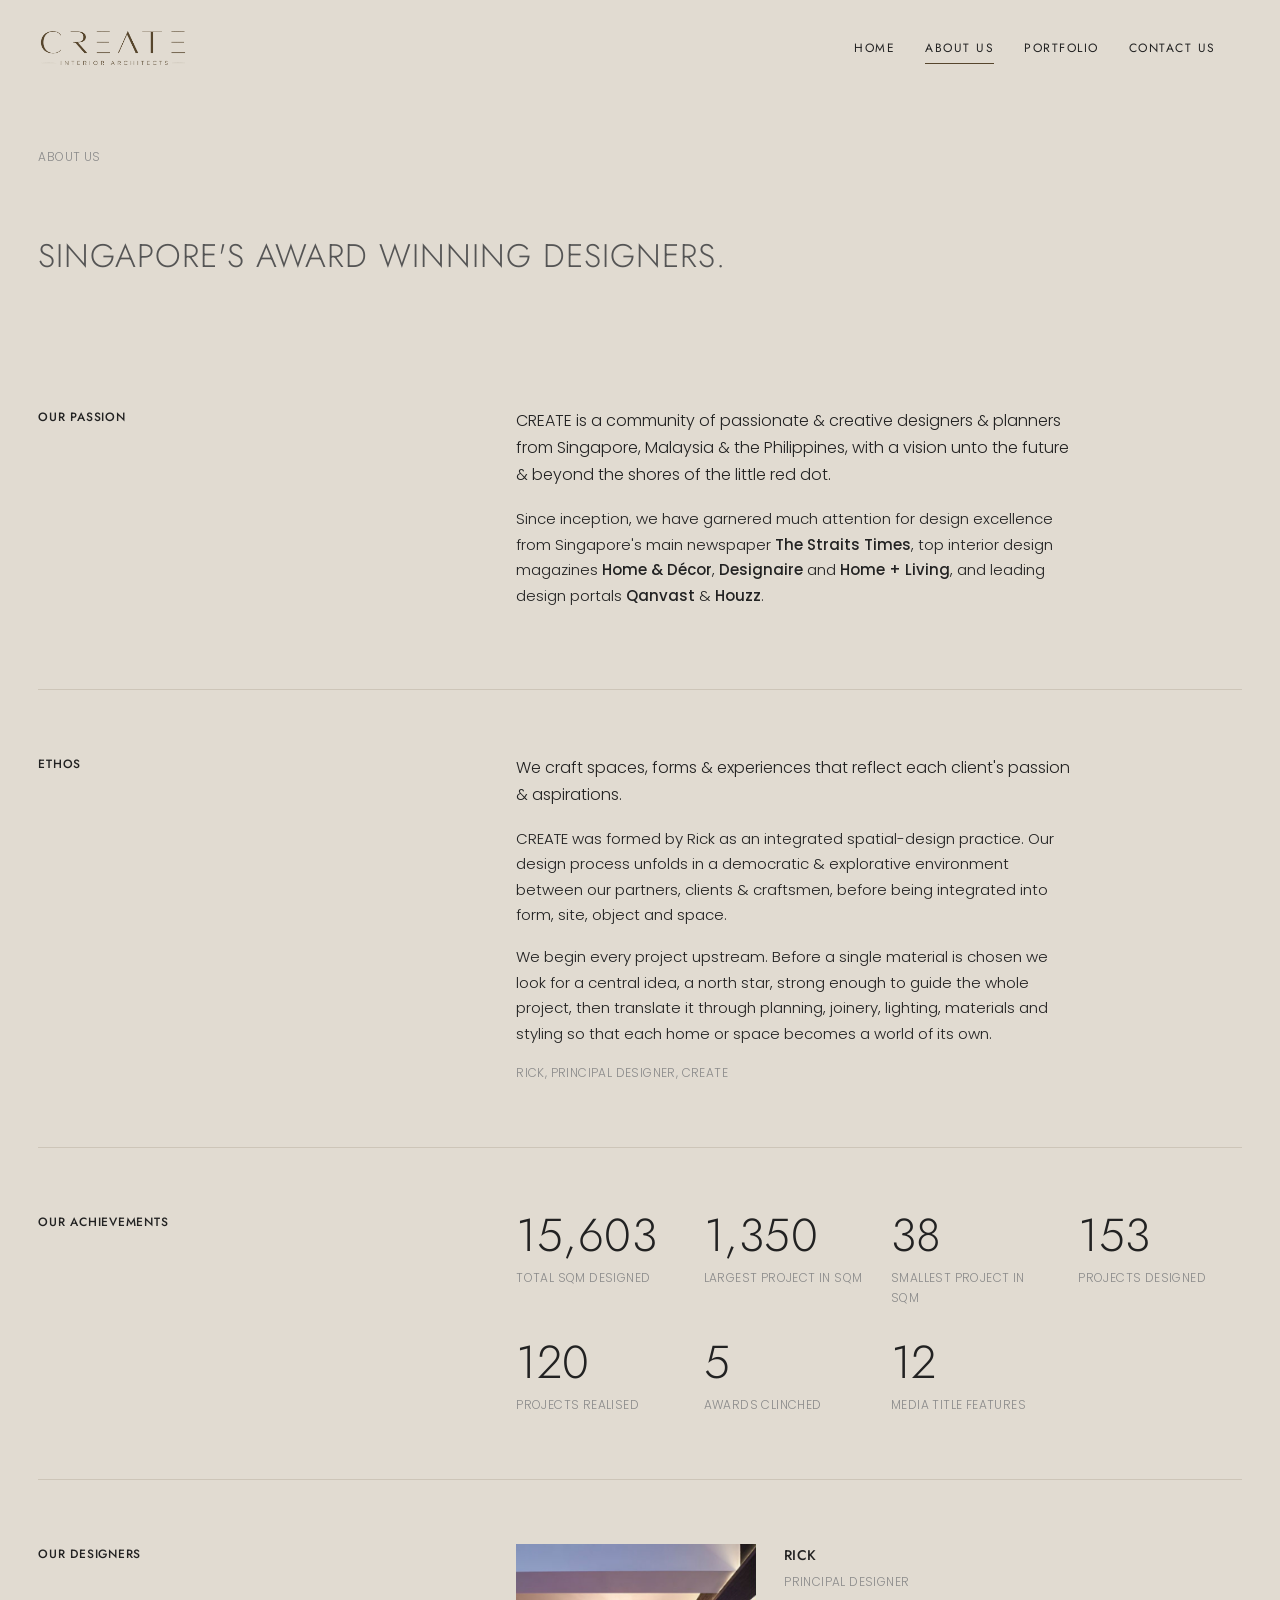
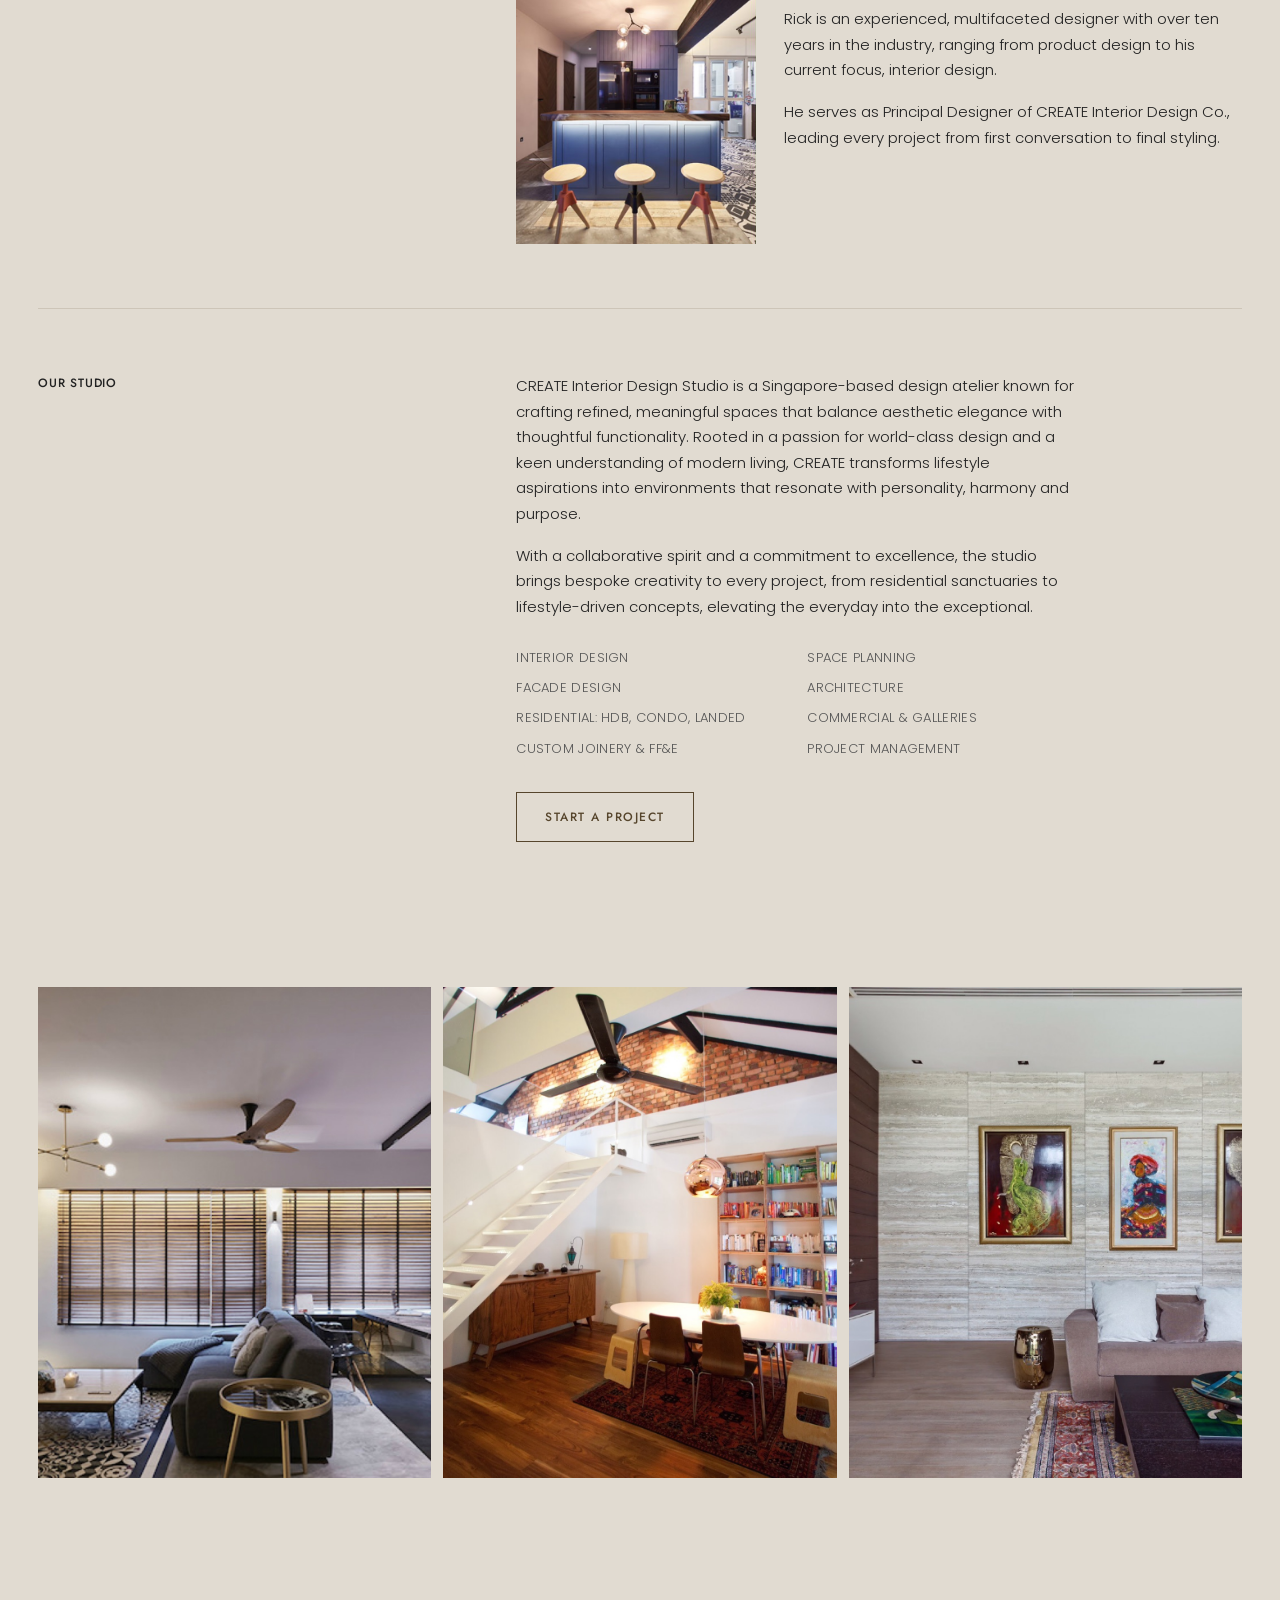
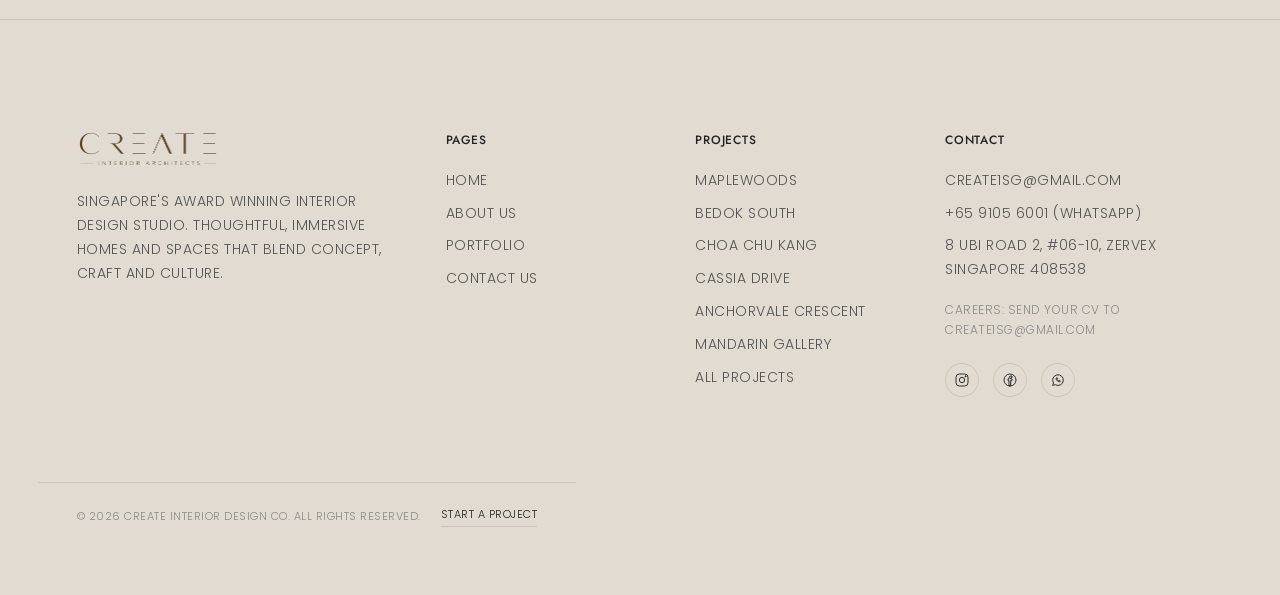
<file: about.html>
<!doctype html>
<html lang="en">
<head>
<meta charset="utf-8">
<meta name="viewport" content="width=device-width, initial-scale=1">
<title>About Us — CREATE Interior Architects</title>
<meta name="description" content="Singapore's award-winning designers. Our passion, ethos, achievements and the people behind CREATE Interior Design.">
<meta property="og:title" content="About Us — CREATE Interior Architects">
<meta property="og:description" content="Singapore's award-winning designers. Our passion, ethos, achievements and the people behind CREATE Interior Design.">
<link rel="icon" href="assets/img/favicon-32.png" sizes="32x32">
<link rel="icon" href="assets/img/favicon-192.png" sizes="192x192">
<link rel="apple-touch-icon" href="assets/img/apple-touch-icon.png">
<link rel="preconnect" href="https://fonts.googleapis.com">
<link rel="preconnect" href="https://fonts.gstatic.com" crossorigin>
<link href="https://fonts.googleapis.com/css2?family=Jost:ital,wght@0,300;0,400;0,500;1,300&family=Poppins:wght@300;400;500&display=swap" rel="stylesheet">
<link rel="stylesheet" href="assets/css/style.css?v=mwcacwe1">

</head>
<body>
<div class="curtain" aria-hidden="true"></div>
<header class="header">
  <a class="header__logo" href="index.html" aria-label="CREATE Interior Architects — home">
    <img class="logo-dark" src="assets/img/logo.png" alt="CREATE">
    <img class="logo-white" src="assets/img/logo-white.png" alt="CREATE">
  </a>
  <nav class="header__nav" aria-label="Main">
    <a href="index.html">Home</a>
    <a href="about.html" class="is-active">About Us</a>
    <a href="portfolio.html">Portfolio</a>
    <a href="contact.html">Contact Us</a>
  </nav>
  <button class="menu-btn" aria-label="Menu" aria-expanded="false"><span></span></button>
</header>

<main class="page wrap">
  <div class="page-title"><h1 class="label">About us</h1></div>

  <section class="section--tight intro" style="text-align:left;min-height:0">
    <h2 class="h-light h-statement words" style="margin:0;max-width:980px">Singapore's award winning designers.</h2>
  </section>

  <section class="section--tight row-2">
    <div class="col-label h-section fade">Our passion</div>
    <div class="text fade">
      <p class="lead">CREATE is a community of passionate &amp; creative designers &amp; planners from Singapore, Malaysia &amp; the Philippines, with a vision unto the future &amp; beyond the shores of the little red dot.</p>
      <p>Since inception, we have garnered much attention for design excellence from Singapore's main newspaper <strong>The Straits Times</strong>, top interior design magazines <strong>Home &amp; D&eacute;cor</strong>, <strong>Designaire</strong> and <strong>Home + Living</strong>, and leading design portals <strong>Qanvast</strong> &amp; <strong>Houzz</strong>.</p>
    </div>
  </section>
  <hr class="rule">

  <section class="section--tight row-2">
    <div class="col-label h-section fade">Ethos</div>
    <div class="text fade">
      <p class="lead">We craft spaces, forms &amp; experiences that reflect each client's passion &amp; aspirations.</p>
      <p>CREATE was formed by Rick as an integrated spatial-design practice. Our design process unfolds in a democratic &amp; explorative environment between our partners, clients &amp; craftsmen, before being integrated into form, site, object and space.</p>
      <p>We begin every project upstream. Before a single material is chosen we look for a central idea, a north star, strong enough to guide the whole project, then translate it through planning, joinery, lighting, materials and styling so that each home or space becomes a world of its own.</p>
      <p class="quote">&ldquo;A home should feel like it was always meant to be this way: considered, calm and unmistakably yours.&rdquo;</p>
      <div class="label">Rick, Principal Designer, CREATE</div>
    </div>
  </section>
  <hr class="rule">

  <section class="section--tight row-2">
    <div class="col-label h-section fade">Our achievements</div>
    <div class="stats fade">
      <div><div class="n">15,603</div><div class="l label">Total sqm designed</div></div>
      <div><div class="n">1,350</div><div class="l label">Largest project in sqm</div></div>
      <div><div class="n">38</div><div class="l label">Smallest project in sqm</div></div>
      <div><div class="n">153</div><div class="l label">Projects designed</div></div>
      <div><div class="n">120</div><div class="l label">Projects realised</div></div>
      <div><div class="n">5</div><div class="l label">Awards clinched</div></div>
      <div><div class="n">12</div><div class="l label">Media title features</div></div>
    </div>
  </section>
  <hr class="rule">

  <section class="section--tight row-2">
    <div class="col-label h-section fade">Our designers</div>
    <div class="fade">
      <div class="person">
        <img src="assets/img/web/3.jpg" alt="" loading="lazy">
        <div class="text">
          <div class="h-title">Rick</div>
          <div class="label" style="margin-bottom:14px">Principal Designer</div>
          <p>Rick is an experienced, multifaceted designer with over ten years in the industry, ranging from product design to his current focus, interior design.</p>
          <p>He serves as Principal Designer of CREATE Interior Design Co., leading every project from first conversation to final styling.</p>
        </div>
      </div>
    </div>
  </section>
  <hr class="rule">

  <section class="section--tight row-2">
    <div class="col-label h-section fade">Our studio</div>
    <div class="text fade">
      <p>CREATE Interior Design Studio is a Singapore-based design atelier known for crafting refined, meaningful spaces that balance aesthetic elegance with thoughtful functionality. Rooted in a passion for world-class design and a keen understanding of modern living, CREATE transforms lifestyle aspirations into environments that resonate with personality, harmony and purpose.</p>
      <p>With a collaborative spirit and a commitment to excellence, the studio brings bespoke creativity to every project, from residential sanctuaries to lifestyle-driven concepts, elevating the everyday into the exceptional.</p>
      <ul class="ul" style="display:grid;grid-template-columns:repeat(auto-fit,minmax(200px,1fr));gap:8px 24px;text-transform:uppercase;font-size:13px;letter-spacing:.3px;color:var(--ink-2);margin-top:28px">
        <li>Interior Design</li><li>Space Planning</li><li>Facade Design</li><li>Architecture</li>
        <li>Residential: HDB, Condo, Landed</li><li>Commercial &amp; Galleries</li><li>Custom Joinery &amp; FF&amp;E</li><li>Project Management</li>
      </ul>
      <p style="margin-top:32px"><a class="btn btn--red" href="contact.html">Start a project</a></p>
    </div>
  </section>

  <section class="section--tight strip fade">
    <img src="assets/img/web/1.jpg" alt="" loading="lazy">
    <img src="assets/img/web/IMG_0395.jpg" alt="" loading="lazy">
    <img src="assets/img/web/IMG_0559.jpg" alt="" loading="lazy">
  </section>
</main>

<nav class="menu" aria-label="Main">
  <div class="menu__inner">
    <div class="menu__nav">
      <a href="index.html">Home</a>
      <a href="about.html" class="is-active">About Us</a>
      <a href="portfolio.html">Portfolio</a>
      <a href="contact.html">Contact Us</a>
    </div>
    <div class="menu__aside">
      <a href="https://www.instagram.com/create.interiors" target="_blank" rel="noopener" aria-label="Instagram"><svg viewBox="0 0 24 24"><rect x="3" y="3" width="18" height="18" rx="5"/><circle cx="12" cy="12" r="4"/><circle cx="17.5" cy="6.5" r="0.8" fill="currentColor"/></svg></a>
      <a href="https://www.facebook.com/createinteriors" target="_blank" rel="noopener" aria-label="Facebook"><svg viewBox="0 0 24 24"><circle cx="12" cy="12" r="9"/><path d="M13.5 8.5h1.5V6h-1.5a3 3 0 0 0-3 3v1.5H9v2.5h1.5V21H13v-8h1.8l.4-2.5H13V9a.5.5 0 0 1 .5-.5z"/></svg></a>
      <a href="https://wa.me/6591056001" target="_blank" rel="noopener" aria-label="WhatsApp"><svg viewBox="0 0 24 24"><path d="M4 20l1.2-3.6A8 8 0 1 1 8 19.1z"/><path d="M9 9.5c0 2.5 3 5 5.5 5.5l1-1.5-1.7-.9-.8.8c-1-.4-2-1.4-2.4-2.4l.8-.8-.9-1.7z"/></svg></a>
    </div>
  </div>
  <div class="menu__foot">
    <span>&copy; 2026 CREATE Interior Design Co. All rights reserved.</span>
    <span>Singapore</span>
  </div>
</nav>
<footer class="footer">
  <div class="wrap footer__top">
    <div class="footer__brand">
      <a href="index.html"><img src="assets/img/logo.png" alt="CREATE"></a>
      <p>Singapore's award winning interior design studio. Thoughtful, immersive homes and spaces that blend concept, craft and culture.</p>
    </div>
    <div class="footer__col">
      <div class="h-section">Pages</div>
      <ul class="ul">
        <li><a href="index.html">Home</a></li>
        <li><a href="about.html">About Us</a></li>
        <li><a href="portfolio.html">Portfolio</a></li>
        <li><a href="contact.html">Contact Us</a></li>
      </ul>
    </div>
    <div class="footer__col">
      <div class="h-section">Projects</div>
      <ul class="ul">
        <li><a href="projects/maplewoods/">Maplewoods</a></li>
        <li><a href="projects/bedok-south/">Bedok South</a></li>
        <li><a href="projects/cck/">Choa Chu Kang</a></li>
        <li><a href="projects/cassia/">Cassia Drive</a></li>
        <li><a href="projects/anchorvale/">Anchorvale Crescent</a></li>
        <li><a href="projects/mandarin-gallery/">Mandarin Gallery</a></li>
        <li><a href="portfolio.html">All projects</a></li>
      </ul>
    </div>
    <div class="footer__col">
      <div class="h-section">Contact</div>
      <ul class="ul">
        <li><a href="mailto:create1sg@gmail.com">create1sg@gmail.com</a></li>
        <li><a href="https://wa.me/6591056001" target="_blank" rel="noopener">+65 9105 6001 (WhatsApp)</a></li>
        <li>8 Ubi Road 2, #06-10, Zervex<br>Singapore 408538</li>
        <li class="footer__careers">Careers: send your CV to <a href="mailto:create1sg@gmail.com?subject=Application">create1sg@gmail.com</a></li>
      </ul>
      <div class="footer__social">
        <a href="https://www.instagram.com/create.interiors" target="_blank" rel="noopener" aria-label="Instagram"><svg viewBox="0 0 24 24"><rect x="3" y="3" width="18" height="18" rx="5"/><circle cx="12" cy="12" r="4"/><circle cx="17.5" cy="6.5" r="0.8" fill="currentColor"/></svg></a>
        <a href="https://www.facebook.com/createinteriors" target="_blank" rel="noopener" aria-label="Facebook"><svg viewBox="0 0 24 24"><circle cx="12" cy="12" r="9"/><path d="M13.5 8.5h1.5V6h-1.5a3 3 0 0 0-3 3v1.5H9v2.5h1.5V21H13v-8h1.8l.4-2.5H13V9a.5.5 0 0 1 .5-.5z"/></svg></a>
        <a href="https://wa.me/6591056001" target="_blank" rel="noopener" aria-label="WhatsApp"><svg viewBox="0 0 24 24"><path d="M4 20l1.2-3.6A8 8 0 1 1 8 19.1z"/><path d="M9 9.5c0 2.5 3 5 5.5 5.5l1-1.5-1.7-.9-.8.8c-1-.4-2-1.4-2.4-2.4l.8-.8-.9-1.7z"/></svg></a>
      </div>
    </div>
  </div>
  <div class="wrap footer__bottom">
    <span>&copy; 2026 CREATE Interior Design Co. All rights reserved.</span>
    <a href="contact.html" class="footer__cta">Start a project</a>
  </div>
</footer>
<script src="assets/js/main.js?v=mwcacwe1"></script>
</body>
</html>
</file>
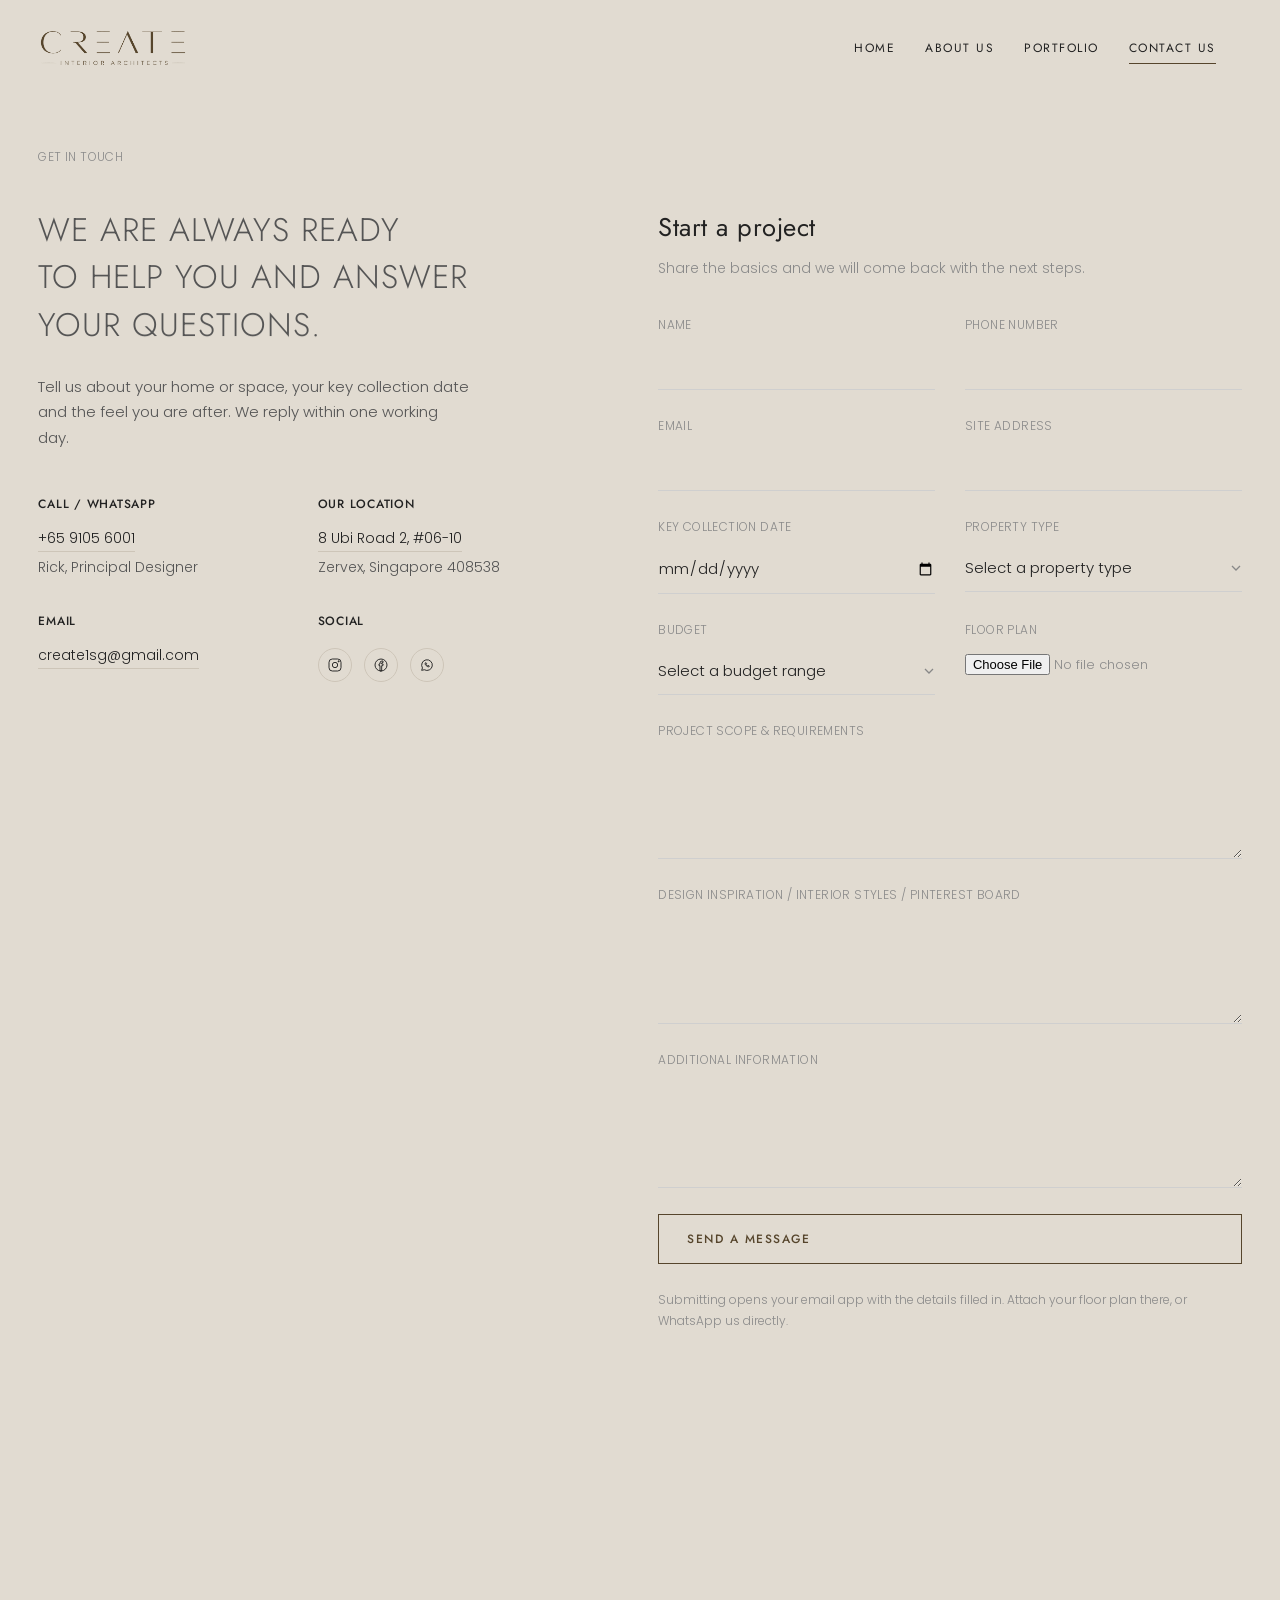
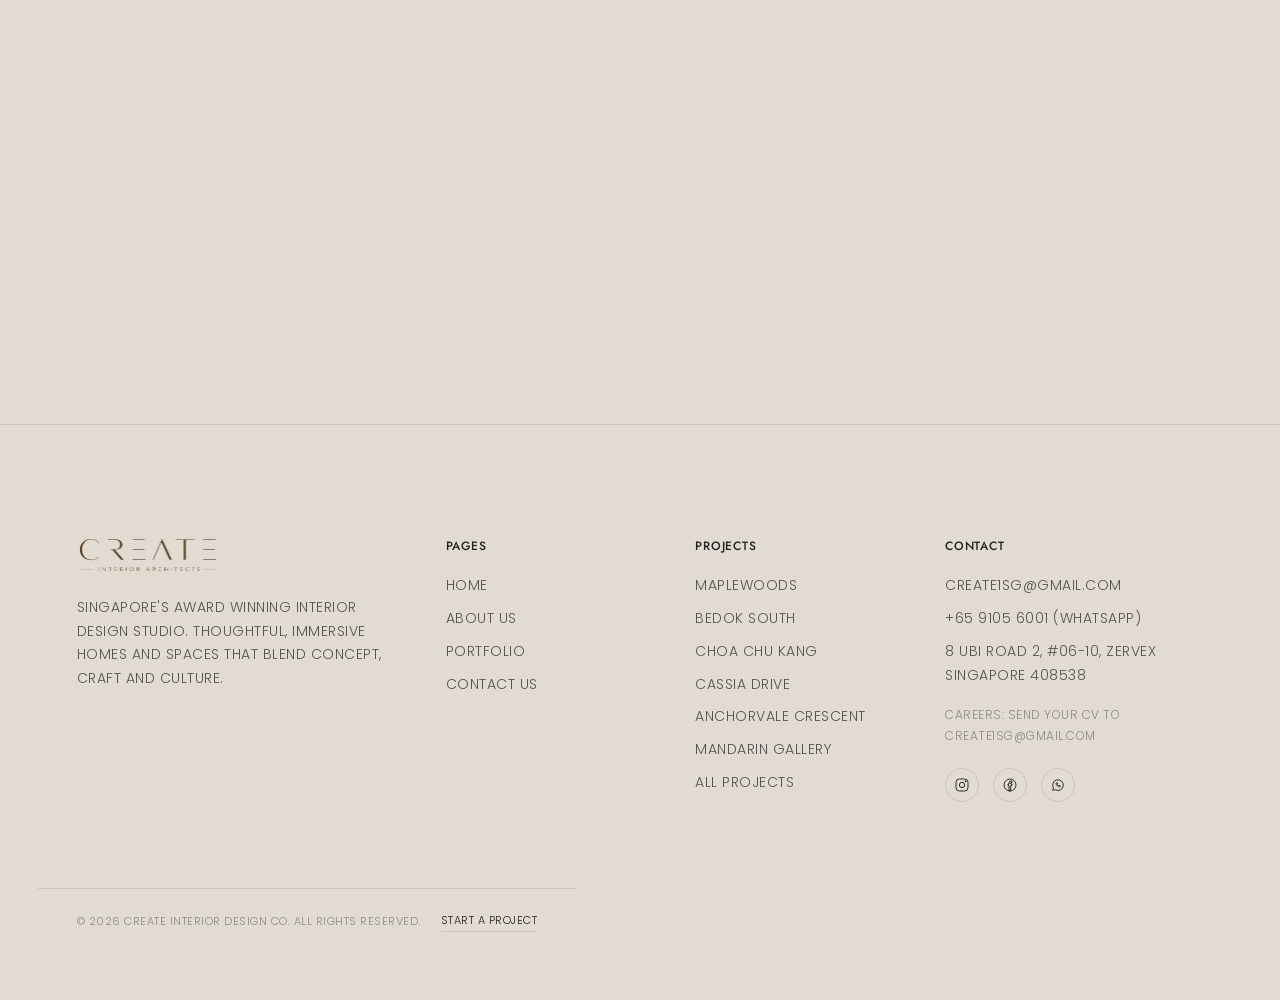
<file: contact.html>
<!doctype html>
<html lang="en">
<head>
<meta charset="utf-8">
<meta name="viewport" content="width=device-width, initial-scale=1">
<title>Contact Us — CREATE Interior Architects</title>
<meta name="description" content="Start a project with CREATE Interior Design, Singapore. Tell us about your home or space.">
<meta property="og:title" content="Contact Us — CREATE Interior Architects">
<meta property="og:description" content="Start a project with CREATE Interior Design, Singapore. Tell us about your home or space.">
<link rel="icon" href="assets/img/favicon-32.png" sizes="32x32">
<link rel="icon" href="assets/img/favicon-192.png" sizes="192x192">
<link rel="apple-touch-icon" href="assets/img/apple-touch-icon.png">
<link rel="preconnect" href="https://fonts.googleapis.com">
<link rel="preconnect" href="https://fonts.gstatic.com" crossorigin>
<link href="https://fonts.googleapis.com/css2?family=Jost:ital,wght@0,300;0,400;0,500;1,300&family=Poppins:wght@300;400;500&display=swap" rel="stylesheet">
<link rel="stylesheet" href="assets/css/style.css?v=mwcacwe1">

</head>
<body>
<div class="curtain" aria-hidden="true"></div>
<header class="header">
  <a class="header__logo" href="index.html" aria-label="CREATE Interior Architects — home">
    <img class="logo-dark" src="assets/img/logo.png" alt="CREATE">
    <img class="logo-white" src="assets/img/logo-white.png" alt="CREATE">
  </a>
  <nav class="header__nav" aria-label="Main">
    <a href="index.html">Home</a>
    <a href="about.html">About Us</a>
    <a href="portfolio.html">Portfolio</a>
    <a href="contact.html" class="is-active">Contact Us</a>
  </nav>
  <button class="menu-btn" aria-label="Menu" aria-expanded="false"><span></span></button>
</header>

<main class="page">
  <div class="wrap page-title"><h1 class="label">Get in touch</h1></div>

  <section class="wrap contact">
    <div class="contact__intro">
      <h2 class="h-light h-statement words">We are always ready<br>to help you and answer<br>your questions.</h2>
      <p class="contact__lead">Tell us about your home or space, your key collection date and the feel you are after. We reply within one working day.</p>
      <div class="contact__details">
        <div><div class="h-section">Call / WhatsApp</div><a href="https://wa.me/6591056001" target="_blank" rel="noopener">+65 9105 6001</a><span>Rick, Principal Designer</span></div>
        <div><div class="h-section">Our location</div><a href="https://www.google.com/maps?q=8%20Ubi%20Road%202%2C%20%2306-10%2C%20Zervex%2C%20Singapore%20408538" target="_blank" rel="noopener">8 Ubi Road 2, #06-10</a><span>Zervex, Singapore 408538</span></div>
        <div><div class="h-section">Email</div><a href="mailto:create1sg@gmail.com">create1sg@gmail.com</a></div>
        <div><div class="h-section">Social</div>
          <div class="contact__social">
            <a href="https://www.instagram.com/create.interiors" target="_blank" rel="noopener" aria-label="Instagram"><svg viewBox="0 0 24 24"><rect x="3" y="3" width="18" height="18" rx="5"/><circle cx="12" cy="12" r="4"/><circle cx="17.5" cy="6.5" r="0.8" fill="currentColor"/></svg></a>
            <a href="https://www.facebook.com/createinteriors" target="_blank" rel="noopener" aria-label="Facebook"><svg viewBox="0 0 24 24"><circle cx="12" cy="12" r="9"/><path d="M13.5 8.5h1.5V6h-1.5a3 3 0 0 0-3 3v1.5H9v2.5h1.5V21H13v-8h1.8l.4-2.5H13V9a.5.5 0 0 1 .5-.5z"/></svg></a>
            <a href="https://wa.me/6591056001" target="_blank" rel="noopener" aria-label="WhatsApp"><svg viewBox="0 0 24 24"><path d="M4 20l1.2-3.6A8 8 0 1 1 8 19.1z"/><path d="M9 9.5c0 2.5 3 5 5.5 5.5l1-1.5-1.7-.9-.8.8c-1-.4-2-1.4-2.4-2.4l.8-.8-.9-1.7z"/></svg></a>
          </div>
        </div>
      </div>
    </div>

    <div class="contact__form">
      <h3 class="contact__title">Start a project</h3>
      <p class="contact__sub">Share the basics and we will come back with the next steps.</p>
      <form class="form fade" data-mailto="create1sg@gmail.com" novalidate>
        <div class="f"><label class="label" for="f-name">Name</label><input id="f-name" name="Name" required autocomplete="name"></div>
        <div class="f"><label class="label" for="f-phone">Phone number</label><input id="f-phone" name="Phone" type="tel" autocomplete="tel"></div>
        <div class="f"><label class="label" for="f-email">Email</label><input id="f-email" name="Email" type="email" required autocomplete="email"></div>
        <div class="f"><label class="label" for="f-addr">Site address</label><input id="f-addr" name="Site address"></div>
        <div class="f"><label class="label" for="f-date">Key collection date</label><input id="f-date" name="Key collection date" type="date"></div>
        <div class="f"><label class="label" for="f-type">Property type</label>
          <select id="f-type" name="Property type">
            <option value="">Select a property type</option>
            <option>HDB BTO</option><option>HDB Resale</option><option>Condo</option><option>Condo Resale</option><option>Landed</option><option>Commercial</option>
          </select>
        </div>
        <div class="f"><label class="label" for="f-budget">Budget</label>
          <select id="f-budget" name="Budget">
            <option value="">Select a budget range</option>
            <option>$60,000 to $80,000</option><option>$80,000 to $100,000</option><option>$100,000 to $120,000</option><option>Above $120,000</option>
          </select>
        </div>
        <div class="f"><label class="label" for="f-plan">Floor plan</label><input id="f-plan" name="Floor plan" type="file" accept=".pdf,.jpg,.jpeg,.png"></div>
        <div class="f full"><label class="label" for="f-scope">Project scope &amp; requirements</label><textarea id="f-scope" name="Project scope"></textarea></div>
        <div class="f full"><label class="label" for="f-insp">Design inspiration / interior styles / Pinterest board</label><textarea id="f-insp" name="Design inspiration"></textarea></div>
        <div class="f full"><label class="label" for="f-more">Additional information</label><textarea id="f-more" name="Additional information"></textarea></div>
        <div class="f full"><button class="btn btn--red" type="submit">Send a message</button></div>
        <div class="form__note">Submitting opens your email app with the details filled in. Attach your floor plan there, or WhatsApp us directly.</div>
      </form>
    </div>
  </section>

  <section class="wrap contact__map">
    <iframe title="Map" src="https://www.google.com/maps?q=8%20Ubi%20Road%202%2C%20%2306-10%2C%20Zervex%2C%20Singapore%20408538&output=embed" loading="lazy" referrerpolicy="no-referrer-when-downgrade" allowfullscreen></iframe>
  </section>
</main>

<nav class="menu" aria-label="Main">
  <div class="menu__inner">
    <div class="menu__nav">
      <a href="index.html">Home</a>
      <a href="about.html">About Us</a>
      <a href="portfolio.html">Portfolio</a>
      <a href="contact.html" class="is-active">Contact Us</a>
    </div>
    <div class="menu__aside">
      <a href="https://www.instagram.com/create.interiors" target="_blank" rel="noopener" aria-label="Instagram"><svg viewBox="0 0 24 24"><rect x="3" y="3" width="18" height="18" rx="5"/><circle cx="12" cy="12" r="4"/><circle cx="17.5" cy="6.5" r="0.8" fill="currentColor"/></svg></a>
      <a href="https://www.facebook.com/createinteriors" target="_blank" rel="noopener" aria-label="Facebook"><svg viewBox="0 0 24 24"><circle cx="12" cy="12" r="9"/><path d="M13.5 8.5h1.5V6h-1.5a3 3 0 0 0-3 3v1.5H9v2.5h1.5V21H13v-8h1.8l.4-2.5H13V9a.5.5 0 0 1 .5-.5z"/></svg></a>
      <a href="https://wa.me/6591056001" target="_blank" rel="noopener" aria-label="WhatsApp"><svg viewBox="0 0 24 24"><path d="M4 20l1.2-3.6A8 8 0 1 1 8 19.1z"/><path d="M9 9.5c0 2.5 3 5 5.5 5.5l1-1.5-1.7-.9-.8.8c-1-.4-2-1.4-2.4-2.4l.8-.8-.9-1.7z"/></svg></a>
    </div>
  </div>
  <div class="menu__foot">
    <span>&copy; 2026 CREATE Interior Design Co. All rights reserved.</span>
    <span>Singapore</span>
  </div>
</nav>
<footer class="footer">
  <div class="wrap footer__top">
    <div class="footer__brand">
      <a href="index.html"><img src="assets/img/logo.png" alt="CREATE"></a>
      <p>Singapore's award winning interior design studio. Thoughtful, immersive homes and spaces that blend concept, craft and culture.</p>
    </div>
    <div class="footer__col">
      <div class="h-section">Pages</div>
      <ul class="ul">
        <li><a href="index.html">Home</a></li>
        <li><a href="about.html">About Us</a></li>
        <li><a href="portfolio.html">Portfolio</a></li>
        <li><a href="contact.html">Contact Us</a></li>
      </ul>
    </div>
    <div class="footer__col">
      <div class="h-section">Projects</div>
      <ul class="ul">
        <li><a href="projects/maplewoods/">Maplewoods</a></li>
        <li><a href="projects/bedok-south/">Bedok South</a></li>
        <li><a href="projects/cck/">Choa Chu Kang</a></li>
        <li><a href="projects/cassia/">Cassia Drive</a></li>
        <li><a href="projects/anchorvale/">Anchorvale Crescent</a></li>
        <li><a href="projects/mandarin-gallery/">Mandarin Gallery</a></li>
        <li><a href="portfolio.html">All projects</a></li>
      </ul>
    </div>
    <div class="footer__col">
      <div class="h-section">Contact</div>
      <ul class="ul">
        <li><a href="mailto:create1sg@gmail.com">create1sg@gmail.com</a></li>
        <li><a href="https://wa.me/6591056001" target="_blank" rel="noopener">+65 9105 6001 (WhatsApp)</a></li>
        <li>8 Ubi Road 2, #06-10, Zervex<br>Singapore 408538</li>
        <li class="footer__careers">Careers: send your CV to <a href="mailto:create1sg@gmail.com?subject=Application">create1sg@gmail.com</a></li>
      </ul>
      <div class="footer__social">
        <a href="https://www.instagram.com/create.interiors" target="_blank" rel="noopener" aria-label="Instagram"><svg viewBox="0 0 24 24"><rect x="3" y="3" width="18" height="18" rx="5"/><circle cx="12" cy="12" r="4"/><circle cx="17.5" cy="6.5" r="0.8" fill="currentColor"/></svg></a>
        <a href="https://www.facebook.com/createinteriors" target="_blank" rel="noopener" aria-label="Facebook"><svg viewBox="0 0 24 24"><circle cx="12" cy="12" r="9"/><path d="M13.5 8.5h1.5V6h-1.5a3 3 0 0 0-3 3v1.5H9v2.5h1.5V21H13v-8h1.8l.4-2.5H13V9a.5.5 0 0 1 .5-.5z"/></svg></a>
        <a href="https://wa.me/6591056001" target="_blank" rel="noopener" aria-label="WhatsApp"><svg viewBox="0 0 24 24"><path d="M4 20l1.2-3.6A8 8 0 1 1 8 19.1z"/><path d="M9 9.5c0 2.5 3 5 5.5 5.5l1-1.5-1.7-.9-.8.8c-1-.4-2-1.4-2.4-2.4l.8-.8-.9-1.7z"/></svg></a>
      </div>
    </div>
  </div>
  <div class="wrap footer__bottom">
    <span>&copy; 2026 CREATE Interior Design Co. All rights reserved.</span>
    <a href="contact.html" class="footer__cta">Start a project</a>
  </div>
</footer>
<script src="assets/js/main.js?v=mwcacwe1"></script>
</body>
</html>
</file>
<file: assets/css/style.css>
/* ==========================================================================
   CREATE Interior Design — stylesheet
   Layout / typography modelled on a gallery-style studio site:
   white canvas, light geometric uppercase headings, Poppins body.
   ========================================================================== */

:root {
  --bg: #e1dbd1;             /* the paper beige behind the new logo */
  --ink: #222222;
  --ink-2: #555555;
  --muted: #8a8a8a;
  --line: #cdc5b8;
  --dark: #3a3a3a;
  --red: #56452c;            /* brand accent: the bronze ink of the new logo (was the old red) */

  --font-head: "Jost", "Avant Garde", "Century Gothic", system-ui, sans-serif;
  --font-body: "Poppins", system-ui, sans-serif;

  --pad: clamp(20px, 3vw, 44px);
  --header-h: 96px;
  --ease: cubic-bezier(0.65, 0, 0.35, 1);
  --ease-out: cubic-bezier(0.22, 1, 0.36, 1);
}

*, *::before, *::after { box-sizing: border-box; }
html { -webkit-text-size-adjust: 100%; scroll-behavior: smooth; }
html.lenis { scroll-behavior: auto; }
body {
  margin: 0;
  background: var(--bg);
  color: var(--ink);
  font-family: var(--font-body);
  font-weight: 300;
  font-size: 15px;
  line-height: 1.7;
  -webkit-font-smoothing: antialiased;
  overflow-x: hidden;
}
img { display: block; max-width: 100%; }
a { color: inherit; text-decoration: none; }
button { font: inherit; color: inherit; background: none; border: 0; cursor: pointer; }
input, select, textarea { font: inherit; color: inherit; }
::selection { background: var(--red); color: #fff; }

.visually-hidden {
  position: absolute !important; width: 1px; height: 1px; overflow: hidden;
  clip: rect(0 0 0 0); white-space: nowrap;
}

/* ---------- type scale ---------- */
.label {
  font-family: var(--font-body);
  font-size: 12px; font-weight: 300; letter-spacing: 0.4px;
  text-transform: uppercase; color: var(--muted);
}
.h-light {
  font-family: var(--font-head);
  font-weight: 300; text-transform: uppercase; letter-spacing: 1px;
  line-height: 1.3; color: var(--ink-2);
}
.h-statement { font-size: clamp(22px, 2.55vw, 36px); }
.h-title {
  font-family: var(--font-head);
  font-weight: 500; text-transform: uppercase; letter-spacing: 0.2px;
  font-size: 14px; color: var(--ink);
}
.h-section {
  font-family: var(--font-head);
  font-weight: 500; text-transform: uppercase; letter-spacing: 0.75px;
  font-size: 12px; color: var(--ink);
}
.lead { font-size: 16px; color: var(--ink); }
.text p { margin: 0 0 1.1em; }
.text strong { font-weight: 500; }
.ul { list-style: none; padding: 0; margin: 0; }

/* ---------- layout ---------- */
.wrap { padding-left: var(--pad); padding-right: var(--pad); }
.section { padding-top: clamp(64px, 8vw, 120px); padding-bottom: clamp(64px, 8vw, 120px); }
.section--tight { padding-top: clamp(40px, 5vw, 72px); padding-bottom: clamp(40px, 5vw, 72px); }
.rule { border: 0; border-top: 1px solid var(--line); margin: 0; }
.page { padding-top: var(--header-h); min-height: 100vh; }

/* two-column editorial row: narrow label on the left, content on the right */
.row-2 {
  display: grid; grid-template-columns: minmax(0, 1fr) minmax(0, 1.7fr);
  gap: clamp(24px, 4vw, 80px);
}
.row-2 > .col-label { position: sticky; top: calc(var(--header-h) + 8px); align-self: start; }
.row-2 .text { max-width: 62ch; }
@media (max-width: 760px) {
  .row-2 { grid-template-columns: 1fr; gap: 20px; }
  .row-2 > .col-label { position: static; }
}

/* ---------- header ---------- */
.header {
  position: fixed; inset: 0 0 auto 0; z-index: 90;
  display: flex; align-items: center; justify-content: space-between;
  padding: 28px var(--pad);
  pointer-events: none;
}
.header > * { pointer-events: auto; }
.header__logo img { height: 40px; width: auto; transition: opacity 0.4s var(--ease); }
.header__logo .logo-white { display: none; }
body.is-dark .header__logo .logo-dark, body.on-dark .header__logo .logo-dark, body.menu-open .header__logo .logo-dark { display: none; }
body.is-dark .header__logo .logo-white, body.on-dark .header__logo .logo-white, body.menu-open .header__logo .logo-white { display: block; }
body.on-dark .menu-btn { background: #fff; }
body.on-dark .menu-btn span, body.on-dark .menu-btn::before, body.on-dark .menu-btn::after { background: #222; }
.menu-btn {
  width: 36px; height: 36px; border-radius: 50%;
  background: #4a4a4a; display: grid; place-items: center;
  transition: transform 0.35s var(--ease), background 0.35s;
}
.menu-btn:hover { transform: scale(1.08); background: var(--dark); }
.menu-btn span, .menu-btn::before, .menu-btn::after {
  content: ""; display: block; width: 14px; height: 1.5px; background: #fff;
  transition: transform 0.35s var(--ease), opacity 0.3s;
}
.menu-btn span { margin: 3px 0; }
body.menu-open .menu-btn span { opacity: 0; }
body.menu-open .menu-btn::before { transform: translateY(4.5px) rotate(45deg); }
body.menu-open .menu-btn::after { transform: translateY(-4.5px) rotate(-45deg); }

/* always-visible links on desktop; the hamburger only on small screens */
.header__nav { display: flex; gap: 30px; margin-left: auto; margin-right: 26px; }
.header__nav a {
  position: relative; font-family: var(--font-head); font-weight: 400; font-size: 12px; letter-spacing: 1.5px; text-transform: uppercase;
  color: var(--ink); transition: color 0.3s;
}
.header__nav a:hover { color: var(--muted); }
.header__nav a.is-active::after { content: ""; position: absolute; left: 0; right: 0; bottom: -6px; height: 1px; background: var(--red); }
body.is-dark .header__nav a, body.on-dark .header__nav a, body.menu-open .header__nav a { color: #fff; }
body.is-dark .header__nav a:hover, body.on-dark .header__nav a:hover { color: rgba(255,255,255,0.7); }
@media (min-width: 901px) { .menu-btn { display: none; } }
@media (max-width: 900px) { .header__nav { display: none; } }

/* ---------- menu overlay ---------- */
.menu {
  position: fixed; inset: 0; z-index: 80;
  background: var(--dark); color: #e9e9e9;
  display: flex; flex-direction: column; justify-content: center;
  padding: var(--header-h) var(--pad) 60px;
  opacity: 0; visibility: hidden;
  transition: opacity 0.5s var(--ease), visibility 0s 0.5s;
}
body.menu-open .menu { opacity: 1; visibility: visible; transition: opacity 0.5s var(--ease); }
.menu__inner {
  width: min(760px, 100%); margin: 0 auto;
  display: grid; grid-template-columns: 1fr auto; align-items: end; gap: 40px;
}
.menu__nav a {
  position: relative; display: block;
  font-family: var(--font-head); font-weight: 300; text-transform: uppercase;
  font-size: clamp(30px, 4.2vw, 46px); letter-spacing: 1px; line-height: 1.25;
  color: #e9e9e9;
  transform: translateY(14px); opacity: 0;
  transition: color 0.3s, transform 0.6s var(--ease-out), opacity 0.6s var(--ease-out);
}
body.menu-open .menu__nav a { transform: none; opacity: 1; }
.menu__nav a:nth-child(1) { transition-delay: 0.05s; }
.menu__nav a:nth-child(2) { transition-delay: 0.1s; }
.menu__nav a:nth-child(3) { transition-delay: 0.15s; }
.menu__nav a:nth-child(4) { transition-delay: 0.2s; }
.menu__nav a:nth-child(5) { transition-delay: 0.25s; }
.menu__nav a:hover { color: #fff; }
.menu__nav a.is-active { color: #8d8d8d; }
.menu__nav a.is-active::before {
  content: ""; position: absolute; left: -22px; top: 50%;
  width: 6px; height: 6px; border-radius: 50%; background: var(--red);
  transform: translateY(-50%);
}
.menu__aside { display: flex; align-items: center; gap: 18px; padding-bottom: 10px; }
.menu__aside a { display: grid; place-items: center; width: 24px; height: 24px; opacity: 0.8; transition: opacity 0.3s; }
.menu__aside a:hover { opacity: 1; }
.menu__aside svg { width: 18px; height: 18px; fill: none; stroke: currentColor; stroke-width: 1.4; }
.menu__foot {
  width: min(760px, 100%); margin: 70px auto 0;
  padding-top: 20px; border-top: 1px solid #555;
  font-size: 10px; letter-spacing: 0.4px; text-transform: uppercase; color: #9a9a9a;
  display: flex; justify-content: space-between; gap: 20px; flex-wrap: wrap;
}
@media (max-width: 640px) {
  .menu__inner { grid-template-columns: 1fr; }
  .menu__nav a.is-active::before { left: -16px; }
}

/* ---------- page-transition curtain (the colour wipe) ---------- */
.curtain {
  position: fixed; inset: 0; z-index: 200; pointer-events: none;
  background: var(--red);
  transform: translateX(-102%);
}
.curtain.is-in { transition: transform 0.6s var(--ease); transform: translateX(0); }
.curtain.is-cover { transform: translateX(0); }
.curtain.is-out { transition: transform 0.7s var(--ease); transform: translateX(102%); }

/* ---------- scroll reveal ---------- */
.fade { opacity: 0; transform: translateY(18px); transition: opacity 0.9s var(--ease-out), transform 0.9s var(--ease-out); }
.fade.is-in { opacity: 1; transform: none; }

/* ==========================================================================
   HOME — hero (photo collage → corners → full-bleed)
   ========================================================================== */
.hero { position: relative; height: 220vh; background: var(--bg); }
.hero__stage {
  position: sticky; top: 0; height: 100vh; overflow: hidden; background: var(--bg);
}
.hero__bg {
  position: absolute; inset: 0; width: 100%; height: 100%; object-fit: cover;
  opacity: 0; transition: opacity 0.7s var(--ease); pointer-events: none;
}
.hero__bg.is-on { opacity: 1; transition: none; }
.hero__tile {
  position: absolute; left: 0; top: 0; overflow: hidden; background: #ececec;
  opacity: 0; transform: translate(-50%, -50%);
  will-change: transform, width, height, opacity;
}
.hero__tile img { width: 100%; height: 100%; object-fit: cover; }
.hero__tile.is-in { transition: opacity 0.8s var(--ease-out); }
.hero__tile.is-hero { z-index: 2; }
.hero__tile.is-hero::after {
  content: ""; position: absolute; inset: 0;
  background: rgba(0,0,0,0.22);
  opacity: var(--shade, 0);
}
.hero__copy {
  position: absolute; left: var(--pad); right: var(--pad); top: 50%; z-index: 3; color: #fff;
  text-align: center; opacity: 0; transform: translateY(calc(-50% + 24px)); pointer-events: none;
}
.hero__intro-logo {
  position: absolute; left: 50%; top: 50%; z-index: 4; width: clamp(260px, 34vw, 560px); transform: translate(-50%, -50%);
  opacity: 0; pointer-events: none;
  transition: opacity 0.45s var(--ease);
}
.hero__intro-logo.is-on { opacity: 1; }
.hero__copy h1 {
  margin: 0;
  font-family: var(--font-head); font-weight: 300; text-transform: uppercase;
  font-size: clamp(26px, 4.4vw, 64px); letter-spacing: 1px; line-height: 1.15;
}
.hero__copy .sub {
  display: inline-block; margin-top: 18px; padding-bottom: 6px;
  border-bottom: 1px solid rgba(255,255,255,0.7);
  font-family: var(--font-head); font-weight: 300; text-transform: uppercase;
  font-size: clamp(13px, 1.45vw, 21px); letter-spacing: 1px;
}
@media (prefers-reduced-motion: reduce) {
  .hero { height: 100vh; }
  .hero__marquee .track { animation: none; }
  .fade { opacity: 1; transform: none; transition: none; }
}

/* ---------- intro statement (words reveal on scroll) ---------- */
.intro { text-align: center; min-height: 100vh; display: flex; flex-direction: column; justify-content: center; }
.intro .label { margin-bottom: 40px; color: var(--ink); font-weight: 400; }
.words .w { display: inline-block; opacity: 0; transform: translateY(0.6em); filter: blur(4px); will-change: opacity, transform, filter; transition: color 0.35s var(--ease); }
.words .w.is-hot { color: var(--red); }
.h-statement { line-height: 1.45; }
.intro .h-statement { max-width: 1120px; margin: 0 auto; }

/* ---------- gallery filter bar ---------- */
.gbar {
  display: grid; grid-template-columns: 1fr auto 1fr; align-items: center;
  padding: 14px 0; border-top: 1px solid var(--line); gap: 16px;
}
.gbar__search { display: flex; align-items: center; gap: 10px; min-width: 0; }
.gbar__search input {
  border: 0; outline: 0; background: transparent; width: 160px; max-width: 100%;
  font-size: 12px; letter-spacing: 0.4px; text-transform: uppercase; color: var(--ink);
}
.gbar__search input::placeholder { color: var(--muted); }
.gbar__search svg { width: 14px; height: 14px; stroke: var(--muted); fill: none; stroke-width: 1.6; flex: none; }
.gbar__nav { display: flex; align-items: center; gap: 4px; }
.gbar__nav .sep { width: 1px; height: 14px; background: var(--line); margin: 0 12px; }
.gbar__nav button {
  display: inline-flex; align-items: center; gap: 6px; padding: 4px 8px;
  font-size: 12px; font-weight: 400; letter-spacing: 0.4px; text-transform: uppercase; color: var(--ink);
  transition: color 0.3s;
}
.gbar__nav button i { font-style: normal; color: var(--muted); opacity: 0; transition: opacity 0.3s; }
.gbar__nav button:hover i, .gbar__nav button.is-active i { opacity: 1; }
.gbar__nav button.is-active { font-weight: 500; }
.gbar__view { justify-self: end; display: flex; gap: 10px; }
.gbar__view button { width: 28px; height: 28px; display: grid; place-items: center; opacity: 0.45; transition: opacity 0.3s; }
.gbar__view button.is-active, .gbar__view button:hover { opacity: 1; }
.gbar__view svg { width: 14px; height: 14px; fill: var(--ink); }
@media (max-width: 860px) {
  .gbar { grid-template-columns: 1fr; }
  .gbar__view { display: none; }
  .gbar__search { padding-right: 60px; }
  .gbar__nav { flex-wrap: wrap; justify-content: center; }
  .gbar__nav .sep { margin: 0 6px; }
}

/* ---------- portfolio grid: uniform tiles, 4 across ---------- */
.grid {
  --cols: 4; --gap: clamp(14px, 3vw, 44px);
  position: relative;
  display: grid; grid-template-columns: repeat(var(--cols), 1fr); gap: var(--gap);
  padding: 18px 0 56px;             /* room for the preview caption under the last row */
}
.tile { position: relative; overflow: hidden; background: #d6cfc2; display: block; aspect-ratio: 3 / 4; }
.tile.is-hidden { display: none; }
.tile__img { position: absolute; inset: 0; }
.tile__img img {
  position: absolute; inset: 0; width: 100%; height: 100%; object-fit: cover;
  opacity: 0; transition: opacity 0.6s var(--ease);
}
.tile__img img.is-on { opacity: 1; }
.tile__border { display: none; }
.tile__info {
  position: absolute; inset: 0; z-index: 2; color: #fff; background: rgba(20,20,20,0.3);
  display: flex; flex-direction: column; justify-content: flex-end; padding: 16px; opacity: 0; transition: opacity 0.4s var(--ease);
}
.tile:hover .tile__info, .tile:focus-visible .tile__info { opacity: 1; }
.tile__slogan, .tile__count { display: none; }
.tile__meta .t { font-family: var(--font-head); font-weight: 500; font-size: 13px; letter-spacing: 0.75px; text-transform: uppercase; }
.tile__meta .s { font-size: 11px; letter-spacing: 0.4px; text-transform: uppercase; color: rgba(255,255,255,0.75); }
.gbar__view { display: none; }
@media (max-width: 860px) { .grid { --cols: 3; } }
@media (max-width: 560px) { .grid { --cols: 2; } .tile__info { opacity: 1; } }
.grid-empty { padding: 60px 0; text-align: center; display: none; }
.grid-empty.is-on { display: block; }

/* ==========================================================================
   PROJECT page
   ========================================================================== */
.proj-hero { margin-top: 10px; }
.proj-hero img { width: 100%; aspect-ratio: 16 / 9; object-fit: cover; background: #eee; }
.proj-head { padding-top: clamp(40px, 5vw, 72px); padding-bottom: clamp(40px, 5vw, 72px); }
.proj-head .meta { font-size: 13px; letter-spacing: 0.3px; text-transform: uppercase; color: var(--ink-2); line-height: 1.75; }
.proj-head .meta .h-title { margin-bottom: 2px; }
.proj-head .meta .links { margin-top: 20px; display: flex; gap: 18px; }
.proj-head .meta .links a { text-transform: none; letter-spacing: 0; border-bottom: 1px solid var(--line); transition: border-color 0.3s; }
.proj-head .meta .links a:hover { border-color: var(--ink); }
.proj-head .text .kicker { font-family: var(--font-head); font-weight: 500; text-transform: uppercase; letter-spacing: 0.5px; }
.proj-gallery {
  columns: 2; column-gap: 24px;
}
.proj-gallery figure { margin: 0 0 24px; break-inside: avoid; background: #eee; overflow: hidden; }
.proj-gallery img { width: 100%; height: auto; transition: transform 1.4s var(--ease-out); }
.proj-gallery figure:hover img { transform: scale(1.02); }
@media (max-width: 640px) { .proj-gallery { columns: 1; } }
.proj-nav {
  display: grid; grid-template-columns: 1fr 1fr; border-top: 1px solid var(--line);
}
.proj-nav a {
  position: relative; display: flex; flex-direction: column; justify-content: center; gap: 6px;
  padding: clamp(36px, 5vw, 70px) var(--pad); min-height: 220px; overflow: hidden; isolation: isolate;
}
.proj-nav a + a { border-left: 1px solid var(--line); text-align: right; align-items: flex-end; }
.proj-nav a img {
  position: absolute; inset: 0; width: 100%; height: 100%; object-fit: cover; z-index: -1;
  opacity: 0; transform: scale(1.06); transition: opacity 0.6s var(--ease), transform 1.2s var(--ease-out);
}
.proj-nav a::after { content: ""; position: absolute; inset: 0; z-index: -1; background: rgba(0,0,0,0.4); opacity: 0; transition: opacity 0.6s; }
.proj-nav a:hover img { opacity: 1; transform: none; }
.proj-nav a:hover::after { opacity: 1; }
.proj-nav a:hover { color: #fff; }
.proj-nav a:hover .label { color: rgba(255,255,255,0.8); }
.proj-nav .name { font-family: var(--font-head); font-weight: 300; text-transform: uppercase; letter-spacing: 1px; font-size: clamp(20px, 2.4vw, 34px); line-height: 1.2; }
@media (max-width: 560px) { .proj-nav { grid-template-columns: 1fr; } .proj-nav a + a { border-left: 0; border-top: 1px solid var(--line); } }

/* ==========================================================================
   DNA / TEAM / JOIN / CONTACT
   ========================================================================== */
.page-title { padding-top: clamp(30px, 4vw, 60px); }
.page-title h1 { margin: 0; }
.stats { display: grid; grid-template-columns: repeat(auto-fit, minmax(150px, 1fr)); gap: 30px 24px; }
.stats .n { font-family: var(--font-head); font-weight: 300; font-size: clamp(34px, 3.6vw, 52px); line-height: 1; color: var(--ink); letter-spacing: 0.5px; }
.stats .l { margin-top: 10px; }
.quote { font-family: var(--font-head); font-weight: 300; font-style: italic; text-transform: uppercase; letter-spacing: 0.5px; font-size: 15px; line-height: 1.6; color: var(--ink-2); margin: 32px 0 6px; }
.quote + .label { margin-bottom: 0; }
.strip { display: grid; grid-template-columns: repeat(3, 1fr); gap: 12px; }
.strip img { width: 100%; aspect-ratio: 4 / 5; object-fit: cover; background: #eee; }
@media (max-width: 640px) { .strip { grid-template-columns: 1fr 1fr; } .strip img:nth-child(3) { display: none; } }
.person { display: grid; grid-template-columns: minmax(0, 240px) 1fr; gap: 28px; align-items: start; }
.person img { width: 100%; aspect-ratio: 4 / 5; object-fit: cover; background: #eee; }
.person .h-title { margin-bottom: 4px; }
@media (max-width: 560px) { .person { grid-template-columns: 1fr; } }

.jobs details { border-top: 1px solid var(--line); }
.jobs details:last-child { border-bottom: 1px solid var(--line); }
.jobs summary {
  list-style: none; cursor: pointer; padding: 22px 0;
  display: flex; justify-content: space-between; align-items: center; gap: 20px;
}
.jobs summary::-webkit-details-marker { display: none; }
.jobs summary::after { content: "+"; font-family: var(--font-head); font-size: 22px; font-weight: 300; color: var(--muted); transition: transform 0.3s; }
.jobs details[open] summary::after { transform: rotate(45deg); }
.jobs .body { padding: 0 0 28px; }
.jobs .body ul { padding-left: 18px; margin: 0 0 1.2em; }
.jobs .body li { margin-bottom: 4px; }

.form { display: grid; grid-template-columns: 1fr 1fr; gap: 26px 30px; }
.form .f { display: flex; flex-direction: column; gap: 8px; }
.form .f.full { grid-column: 1 / -1; }
.form input, .form select, .form textarea {
  width: 100%; border: 0; border-bottom: 1px solid #cfcfcf; border-radius: 0; background: transparent;
  padding: 10px 0; outline: 0; transition: border-color 0.3s; appearance: none; -webkit-appearance: none;
}
.form select { background: url("data:image/svg+xml,%3Csvg xmlns='http://www.w3.org/2000/svg' width='12' height='12' viewBox='0 0 12 12'%3E%3Cpath d='M2 4l4 4 4-4' fill='none' stroke='%23888' stroke-width='1.3'/%3E%3C/svg%3E") no-repeat right center; padding-right: 20px; }
.form textarea { min-height: 110px; resize: vertical; }
.form input:focus, .form select:focus, .form textarea:focus { border-color: var(--ink); }
.form input[type="file"] { border: 0; padding: 6px 0; font-size: 13px; color: var(--muted); }
.btn {
  display: inline-flex; align-items: center; gap: 12px;
  padding: 14px 28px; border: 1px solid var(--ink); color: var(--ink);
  font-family: var(--font-head); font-weight: 500; font-size: 12px; letter-spacing: 1.5px; text-transform: uppercase;
  transition: background 0.35s var(--ease), color 0.35s var(--ease), border-color 0.35s;
}
.btn:hover { background: var(--ink); color: #fff; }
.btn--red { border-color: var(--red); color: var(--red); }
.btn--red:hover { background: var(--red); color: #fff; }
.form__note { grid-column: 1 / -1; font-size: 12px; color: var(--muted); }
@media (max-width: 640px) { .form { grid-template-columns: 1fr; } }
.contact-side .big { font-family: var(--font-head); font-weight: 300; font-size: clamp(20px, 2.2vw, 28px); letter-spacing: 0.5px; line-height: 1.4; }
.contact-side .big a { border-bottom: 1px solid var(--line); transition: border-color 0.3s; }
.contact-side .big a:hover { border-color: var(--ink); }
.contact-side .label + .big { margin-bottom: 24px; }

/* ---------- footer ---------- */
.footer { border-top: 1px solid var(--line); margin-top: clamp(40px, 6vw, 90px); }
.footer__top {
  display: grid; grid-template-columns: 1.6fr 1fr 1fr 1.3fr; gap: clamp(28px, 4vw, 70px);
  padding-top: clamp(48px, 6vw, 90px); padding-bottom: clamp(40px, 5vw, 70px);
}
.footer__brand img { height: 38px; width: auto; }
.footer__brand p { margin: 22px 0 0; max-width: 34ch; color: var(--ink-2); font-size: 14px; }
.footer__col .h-section { margin-bottom: 18px; }
.footer__col li { font-size: 14px; color: var(--ink-2); margin-bottom: 9px; }
.footer__col a { transition: color 0.3s; }
.footer__col a:hover { color: var(--ink); }
.footer__careers { margin-top: 18px !important; font-size: 12px !important; color: var(--muted) !important; }
.footer__social { display: flex; gap: 14px; margin-top: 22px; }
.footer__social a { display: grid; place-items: center; width: 34px; height: 34px; border: 1px solid var(--line); border-radius: 50%; color: var(--ink); transition: border-color 0.3s; }
.footer__social a:hover { border-color: var(--ink); }
.footer__social svg { width: 16px; height: 16px; fill: none; stroke: currentColor; stroke-width: 1.4; }
.footer__bottom {
  border-top: 1px solid var(--line); padding-top: 22px; padding-bottom: 28px;
  display: flex; justify-content: space-between; align-items: center; gap: 20px; flex-wrap: wrap;
  font-size: 11px; letter-spacing: 0.5px; text-transform: uppercase; color: var(--muted);
}
.footer__cta { color: var(--ink); border-bottom: 1px solid var(--line); padding-bottom: 2px; transition: border-color 0.3s; }
.footer__cta:hover { border-color: var(--ink); }
@media (max-width: 900px) { .footer__top { grid-template-columns: 1fr 1fr; } .footer__brand { grid-column: 1 / -1; } }
@media (max-width: 520px) { .footer__top { grid-template-columns: 1fr; } }

/* ==========================================================================
   HOME — hero (photo collage → corners → full-bleed)
   ========================================================================== */
.hero { position: relative; height: 220vh; background: var(--bg); }
.hero__stage {
  position: sticky; top: 0; height: 100vh; overflow: hidden; background: var(--bg);
}
.hero__bg {
  position: absolute; inset: 0; width: 100%; height: 100%; object-fit: cover;
  opacity: 0; transition: opacity 0.7s var(--ease); pointer-events: none;
}
.hero__bg.is-on { opacity: 1; transition: none; }
.hero__tile {
  position: absolute; left: 0; top: 0; overflow: hidden; background: #ececec;
  opacity: 0; transform: translate(-50%, -50%);
  will-change: transform, width, height, opacity;
}
.hero__tile img { width: 100%; height: 100%; object-fit: cover; }
.hero__tile.is-in { transition: opacity 0.8s var(--ease-out); }
.hero__tile.is-hero { z-index: 2; }
.hero__tile.is-hero::after {
  content: ""; position: absolute; inset: 0;
  background: rgba(0,0,0,0.22);
  opacity: var(--shade, 0);
}
.hero__copy {
  position: absolute; left: var(--pad); right: var(--pad); top: 50%; z-index: 3; color: #fff;
  text-align: center; opacity: 0; transform: translateY(calc(-50% + 24px)); pointer-events: none;
}
.hero__intro-logo {
  position: absolute; left: 50%; top: 50%; z-index: 4; width: clamp(260px, 34vw, 560px); transform: translate(-50%, -50%);
  opacity: 0; pointer-events: none;
  transition: opacity 0.45s var(--ease);
}
.hero__intro-logo.is-on { opacity: 1; }
.hero__copy h1 {
  margin: 0;
  font-family: var(--font-head); font-weight: 300; text-transform: uppercase;
  font-size: clamp(26px, 4.4vw, 64px); letter-spacing: 1px; line-height: 1.15;
}
.hero__copy .sub {
  display: inline-block; margin-top: 18px; padding-bottom: 6px;
  border-bottom: 1px solid rgba(255,255,255,0.7);
  font-family: var(--font-head); font-weight: 300; text-transform: uppercase;
  font-size: clamp(13px, 1.45vw, 21px); letter-spacing: 1px;
}
@media (prefers-reduced-motion: reduce) {
  .hero { height: 100vh; }
  .hero__marquee .track { animation: none; }
  .fade { opacity: 1; transform: none; transition: none; }
}

/* ---------- intro statement (words reveal on scroll) ---------- */
.intro { text-align: center; min-height: 100vh; display: flex; flex-direction: column; justify-content: center; }
.intro .label { margin-bottom: 40px; color: var(--ink); font-weight: 400; }
.words .w { display: inline-block; opacity: 0; transform: translateY(0.6em); filter: blur(4px); will-change: opacity, transform, filter; transition: color 0.35s var(--ease); }
.words .w.is-hot { color: var(--red); }
.h-statement { line-height: 1.45; }
.intro .h-statement { max-width: 1120px; margin: 0 auto; }

/* ---------- gallery filter bar ---------- */
.gbar {
  display: grid; grid-template-columns: 1fr auto 1fr; align-items: center;
  padding: 14px 0; border-top: 1px solid var(--line); gap: 16px;
}
.gbar__search { display: flex; align-items: center; gap: 10px; min-width: 0; }
.gbar__search input {
  border: 0; outline: 0; background: transparent; width: 160px; max-width: 100%;
  font-size: 12px; letter-spacing: 0.4px; text-transform: uppercase; color: var(--ink);
}
.gbar__search input::placeholder { color: var(--muted); }
.gbar__search svg { width: 14px; height: 14px; stroke: var(--muted); fill: none; stroke-width: 1.6; flex: none; }
.gbar__nav { display: flex; align-items: center; gap: 4px; }
.gbar__nav .sep { width: 1px; height: 14px; background: var(--line); margin: 0 12px; }
.gbar__nav button {
  display: inline-flex; align-items: center; gap: 6px; padding: 4px 8px;
  font-size: 12px; font-weight: 400; letter-spacing: 0.4px; text-transform: uppercase; color: var(--ink);
  transition: color 0.3s;
}
.gbar__nav button i { font-style: normal; color: var(--muted); opacity: 0; transition: opacity 0.3s; }
.gbar__nav button:hover i, .gbar__nav button.is-active i { opacity: 1; }
.gbar__nav button.is-active { font-weight: 500; }
.gbar__view { justify-self: end; display: flex; gap: 10px; }
.gbar__view button { width: 28px; height: 28px; display: grid; place-items: center; opacity: 0.45; transition: opacity 0.3s; }
.gbar__view button.is-active, .gbar__view button:hover { opacity: 1; }
.gbar__view svg { width: 14px; height: 14px; fill: var(--ink); }
@media (max-width: 860px) {
  .gbar { grid-template-columns: 1fr; }
  .gbar__view { display: none; }
  .gbar__search { padding-right: 60px; }
  .gbar__nav { flex-wrap: wrap; justify-content: center; }
  .gbar__nav .sep { margin: 0 6px; }
}

/* ---------- portfolio grid: uniform tiles, 4 across ---------- */
.grid {
  --cols: 4; --gap: clamp(14px, 3vw, 44px);
  position: relative;
  display: grid; grid-template-columns: repeat(var(--cols), 1fr); gap: var(--gap);
  padding: 18px 0 56px;             /* room for the preview caption under the last row */
}
.tile { position: relative; overflow: hidden; background: #d6cfc2; display: block; aspect-ratio: 3 / 4; }
.tile.is-hidden { display: none; }
.tile__img { position: absolute; inset: 0; }
.tile__img img {
  position: absolute; inset: 0; width: 100%; height: 100%; object-fit: cover;
  opacity: 0; transition: opacity 0.6s var(--ease);
}
.tile__img img.is-on { opacity: 1; }
.tile__border { display: none; }
.tile__info {
  position: absolute; inset: 0; z-index: 2; color: #fff; background: rgba(20,20,20,0.3);
  display: flex; flex-direction: column; justify-content: flex-end; padding: 16px; opacity: 0; transition: opacity 0.4s var(--ease);
}
.tile:hover .tile__info, .tile:focus-visible .tile__info { opacity: 1; }
.tile__slogan, .tile__count { display: none; }
.tile__meta .t { font-family: var(--font-head); font-weight: 500; font-size: 13px; letter-spacing: 0.75px; text-transform: uppercase; }
.tile__meta .s { font-size: 11px; letter-spacing: 0.4px; text-transform: uppercase; color: rgba(255,255,255,0.75); }
.gbar__view { display: none; }
@media (max-width: 860px) { .grid { --cols: 3; } }
@media (max-width: 560px) { .grid { --cols: 2; } .tile__info { opacity: 1; } }
.grid-empty { padding: 60px 0; text-align: center; display: none; }
.grid-empty.is-on { display: block; }

/* ==========================================================================
   PROJECT page
   ========================================================================== */
.proj-hero { margin-top: 10px; }
.proj-hero img { width: 100%; aspect-ratio: 16 / 9; object-fit: cover; background: #eee; }
.proj-head { padding-top: clamp(40px, 5vw, 72px); padding-bottom: clamp(40px, 5vw, 72px); }
.proj-head .meta { font-size: 13px; letter-spacing: 0.3px; text-transform: uppercase; color: var(--ink-2); line-height: 1.75; }
.proj-head .meta .h-title { margin-bottom: 2px; }
.proj-head .meta .links { margin-top: 20px; display: flex; gap: 18px; }
.proj-head .meta .links a { text-transform: none; letter-spacing: 0; border-bottom: 1px solid var(--line); transition: border-color 0.3s; }
.proj-head .meta .links a:hover { border-color: var(--ink); }
.proj-head .text .kicker { font-family: var(--font-head); font-weight: 500; text-transform: uppercase; letter-spacing: 0.5px; }
.proj-gallery {
  columns: 2; column-gap: 24px;
}
.proj-gallery figure { margin: 0 0 24px; break-inside: avoid; background: #eee; overflow: hidden; }
.proj-gallery img { width: 100%; height: auto; transition: transform 1.4s var(--ease-out); }
.proj-gallery figure:hover img { transform: scale(1.02); }
@media (max-width: 640px) { .proj-gallery { columns: 1; } }
.proj-nav {
  display: grid; grid-template-columns: 1fr 1fr; border-top: 1px solid var(--line);
}
.proj-nav a {
  position: relative; display: flex; flex-direction: column; justify-content: center; gap: 6px;
  padding: clamp(36px, 5vw, 70px) var(--pad); min-height: 220px; overflow: hidden; isolation: isolate;
}
.proj-nav a + a { border-left: 1px solid var(--line); text-align: right; align-items: flex-end; }
.proj-nav a img {
  position: absolute; inset: 0; width: 100%; height: 100%; object-fit: cover; z-index: -1;
  opacity: 0; transform: scale(1.06); transition: opacity 0.6s var(--ease), transform 1.2s var(--ease-out);
}
.proj-nav a::after { content: ""; position: absolute; inset: 0; z-index: -1; background: rgba(0,0,0,0.4); opacity: 0; transition: opacity 0.6s; }
.proj-nav a:hover img { opacity: 1; transform: none; }
.proj-nav a:hover::after { opacity: 1; }
.proj-nav a:hover { color: #fff; }
.proj-nav a:hover .label { color: rgba(255,255,255,0.8); }
.proj-nav .name { font-family: var(--font-head); font-weight: 300; text-transform: uppercase; letter-spacing: 1px; font-size: clamp(20px, 2.4vw, 34px); line-height: 1.2; }
@media (max-width: 560px) { .proj-nav { grid-template-columns: 1fr; } .proj-nav a + a { border-left: 0; border-top: 1px solid var(--line); } }

/* ==========================================================================
   DNA / TEAM / JOIN / CONTACT
   ========================================================================== */
.page-title { padding-top: clamp(30px, 4vw, 60px); }
.page-title h1 { margin: 0; }
.stats { display: grid; grid-template-columns: repeat(auto-fit, minmax(150px, 1fr)); gap: 30px 24px; }
.stats .n { font-family: var(--font-head); font-weight: 300; font-size: clamp(34px, 3.6vw, 52px); line-height: 1; color: var(--ink); letter-spacing: 0.5px; }
.stats .l { margin-top: 10px; }
.quote { font-family: var(--font-head); font-weight: 300; font-style: italic; text-transform: uppercase; letter-spacing: 0.5px; font-size: 15px; line-height: 1.6; color: var(--ink-2); margin: 32px 0 6px; }
.quote + .label { margin-bottom: 0; }
.strip { display: grid; grid-template-columns: repeat(3, 1fr); gap: 12px; }
.strip img { width: 100%; aspect-ratio: 4 / 5; object-fit: cover; background: #eee; }
@media (max-width: 640px) { .strip { grid-template-columns: 1fr 1fr; } .strip img:nth-child(3) { display: none; } }
.person { display: grid; grid-template-columns: minmax(0, 240px) 1fr; gap: 28px; align-items: start; }
.person img { width: 100%; aspect-ratio: 4 / 5; object-fit: cover; background: #eee; }
.person .h-title { margin-bottom: 4px; }
@media (max-width: 560px) { .person { grid-template-columns: 1fr; } }

.jobs details { border-top: 1px solid var(--line); }
.jobs details:last-child { border-bottom: 1px solid var(--line); }
.jobs summary {
  list-style: none; cursor: pointer; padding: 22px 0;
  display: flex; justify-content: space-between; align-items: center; gap: 20px;
}
.jobs summary::-webkit-details-marker { display: none; }
.jobs summary::after { content: "+"; font-family: var(--font-head); font-size: 22px; font-weight: 300; color: var(--muted); transition: transform 0.3s; }
.jobs details[open] summary::after { transform: rotate(45deg); }
.jobs .body { padding: 0 0 28px; }
.jobs .body ul { padding-left: 18px; margin: 0 0 1.2em; }
.jobs .body li { margin-bottom: 4px; }

.form { display: grid; grid-template-columns: 1fr 1fr; gap: 26px 30px; }
.form .f { display: flex; flex-direction: column; gap: 8px; }
.form .f.full { grid-column: 1 / -1; }
.form input, .form select, .form textarea {
  width: 100%; border: 0; border-bottom: 1px solid #cfcfcf; border-radius: 0; background: transparent;
  padding: 10px 0; outline: 0; transition: border-color 0.3s; appearance: none; -webkit-appearance: none;
}
.form select { background: url("data:image/svg+xml,%3Csvg xmlns='http://www.w3.org/2000/svg' width='12' height='12' viewBox='0 0 12 12'%3E%3Cpath d='M2 4l4 4 4-4' fill='none' stroke='%23888' stroke-width='1.3'/%3E%3C/svg%3E") no-repeat right center; padding-right: 20px; }
.form textarea { min-height: 110px; resize: vertical; }
.form input:focus, .form select:focus, .form textarea:focus { border-color: var(--ink); }
.form input[type="file"] { border: 0; padding: 6px 0; font-size: 13px; color: var(--muted); }
.btn {
  display: inline-flex; align-items: center; gap: 12px;
  padding: 14px 28px; border: 1px solid var(--ink); color: var(--ink);
  font-family: var(--font-head); font-weight: 500; font-size: 12px; letter-spacing: 1.5px; text-transform: uppercase;
  transition: background 0.35s var(--ease), color 0.35s var(--ease), border-color 0.35s;
}
.btn:hover { background: var(--ink); color: #fff; }
.btn--red { border-color: var(--red); color: var(--red); }
.btn--red:hover { background: var(--red); color: #fff; }
.form__note { grid-column: 1 / -1; font-size: 12px; color: var(--muted); }
@media (max-width: 640px) { .form { grid-template-columns: 1fr; } }
.contact-side .big { font-family: var(--font-head); font-weight: 300; font-size: clamp(20px, 2.2vw, 28px); letter-spacing: 0.5px; line-height: 1.4; }
.contact-side .big a { border-bottom: 1px solid var(--line); transition: border-color 0.3s; }
.contact-side .big a:hover { border-color: var(--ink); }
.contact-side .label + .big { margin-bottom: 24px; }

/* ---------- footer ---------- */
.footer {
  border-top: 1px solid var(--line);
  padding: 34px var(--pad) 40px;
  display: flex; justify-content: space-between; align-items: center; gap: 20px; flex-wrap: wrap;
  font-size: 10.5px; letter-spacing: 0.5px; text-transform: uppercase; color: var(--muted);
}
.footer nav { display: flex; gap: 22px; }
.footer a { transition: color 0.3s; }
.footer a:hover { color: var(--ink); }
.footer .logo img { height: 18px; opacity: 0.7; }

/* ==========================================================================
   Milestones timeline (home) — a line that fills as you scroll
   ========================================================================== */
.milestones { position: relative; }
.milestones .intro { padding-bottom: clamp(40px, 5vw, 80px); }
.ms-list { position: relative; }
.ms-line { position: absolute; left: 50%; top: 0; bottom: 0; width: 1px; background: var(--line); }
.ms-line__fill { position: absolute; left: 0; top: 0; width: 100%; height: 0; background: var(--ink); }
.ms { display: grid; grid-template-columns: 1fr 1fr; gap: clamp(40px, 6vw, 110px); align-items: center; padding: clamp(28px, 4vw, 56px) 0; }
.ms__media { background: #d6cfc2; overflow: hidden; }
.ms__media img { width: 100%; aspect-ratio: 4 / 3; object-fit: cover; transition: transform 1.4s var(--ease-out); }
.ms:hover .ms__media img { transform: scale(1.03); }
.ms__text { position: relative; max-width: 46ch; }
.ms--left .ms__text { padding-left: clamp(0px, 2vw, 24px); }
.ms--right .ms__media { order: 2; }
.ms--right .ms__text { order: 1; justify-self: end; text-align: right; padding-right: clamp(0px, 2vw, 24px); }
.ms__dot { position: absolute; top: 2px; width: 9px; height: 9px; border-radius: 50%; background: var(--bg); border: 1px solid var(--ink); }
.ms--left .ms__dot { left: calc(-1 * clamp(20px, 3vw, 55px) - 4px); }
.ms--right .ms__dot { right: calc(-1 * clamp(20px, 3vw, 55px) - 5px); }
.ms__dot.is-on { background: var(--ink); }
.ms__when { font-family: var(--font-head); font-weight: 300; font-size: clamp(28px, 3vw, 44px); line-height: 1; color: var(--ink); letter-spacing: 0.5px; margin-bottom: 14px; }
.ms h3 { margin: 0 0 10px; }
.ms p { margin: 0; color: var(--ink-2); }
@media (max-width: 760px) {
  .ms-line { left: 4px; }
  .ms, .ms--right .ms__media, .ms--right .ms__text { display: block; order: 0; text-align: left; justify-self: start; padding-left: 28px; padding-right: 0; }
  .ms { padding-top: 24px; padding-bottom: 24px; }
  .ms__media { margin-bottom: 18px; }
  .ms--left .ms__dot, .ms--right .ms__dot { left: -28px; right: auto; }
}

/* ==========================================================================
   Lightbox — zooms out of the clicked photo; thumbnail strip; endless
   ========================================================================== */
.proj-gallery figure, .proj-hero { cursor: zoom-in; }
.lb { position: fixed; inset: 0; z-index: 150; display: none; color: #fff; }
.lb.is-open { display: block; }
.lb__bg { position: absolute; inset: 0; background: #0f0f0f; opacity: 0; transition: opacity 0.4s var(--ease); }
.lb.is-shown .lb__bg { opacity: 1; }
.lb__stage { position: absolute; left: 0; right: 0; top: 64px; bottom: 112px; }
.lb__img {
  position: absolute; left: 0; top: 0; width: 100%; height: 100%; object-fit: contain;
  opacity: 0; transition: opacity 0.4s var(--ease), transform 0.45s var(--ease-out); will-change: transform, opacity;
}
.lb__img.is-on { opacity: 1; }
.lb__top { position: absolute; left: 0; right: 0; top: 0; height: 64px; padding: 0 var(--pad); display: flex; align-items: center; justify-content: space-between; opacity: 0; transition: opacity 0.4s 0.2s; }
.lb.is-shown .lb__top, .lb.is-shown .lb__thumbs, .lb.is-shown .lb__arrow { opacity: 1; }
.lb__cap { font-family: var(--font-head); font-weight: 300; text-transform: uppercase; letter-spacing: 1px; font-size: 13px; color: rgba(255,255,255,0.85); display: flex; gap: 16px; align-items: baseline; }
.lb__cap b { font-weight: 500; }
.lb__cap span { color: rgba(255,255,255,0.55); letter-spacing: 1.5px; font-size: 11px; }
.lb__close { position: relative; width: 40px; height: 40px; border-radius: 50%; background: rgba(255,255,255,0.1); }
.lb__close::before, .lb__close::after { content: ""; position: absolute; left: 12px; top: 19px; width: 16px; height: 1.5px; background: #fff; transform: rotate(45deg); }
.lb__close::after { transform: rotate(-45deg); }
.lb__arrow { position: absolute; top: 50%; transform: translateY(-50%); width: 48px; height: 48px; border-radius: 50%; background: rgba(255,255,255,0.08); display: grid; place-items: center; opacity: 0; transition: opacity 0.4s 0.2s, background 0.3s; }
.lb__arrow:hover { background: rgba(255,255,255,0.18); }
.lb__arrow svg { width: 20px; height: 20px; fill: none; stroke: #fff; stroke-width: 1.5; }
.lb__arrow--prev { left: var(--pad); } .lb__arrow--next { right: var(--pad); }
.lb__thumbs {
  position: absolute; left: 0; right: 0; bottom: 0; height: 112px; padding: 20px var(--pad);
  display: flex; gap: 8px; overflow-x: auto; scrollbar-width: none; opacity: 0; transition: opacity 0.4s 0.25s;
}
.lb__thumbs::-webkit-scrollbar { display: none; }
.lb__thumb { flex: none; width: 96px; height: 72px; padding: 0; opacity: 0.4; transition: opacity 0.3s; }
.lb__thumb img { width: 100%; height: 100%; object-fit: cover; display: block; }
.lb__thumb.is-on, .lb__thumb:hover { opacity: 1; }
.lb__thumb.is-on { outline: 1px solid #fff; outline-offset: -1px; }
body.lb-open { overflow: hidden; }
@media (max-width: 640px) {
  .lb__stage { top: 56px; bottom: 84px; }
  .lb__thumbs { height: 84px; padding: 14px var(--pad); }
  .lb__thumb { width: 64px; height: 50px; }
  .lb__arrow { display: none; }
}

/* ==========================================================================
   Milestones timeline (home) — a line that fills as you scroll
   ========================================================================== */
.milestones { position: relative; }
.milestones .intro { padding-bottom: clamp(40px, 5vw, 80px); }
.ms-list { position: relative; }
.ms-line { position: absolute; left: 50%; top: 0; bottom: 0; width: 1px; background: var(--line); }
.ms-line__fill { position: absolute; left: 0; top: 0; width: 100%; height: 0; background: var(--ink); }
.ms { display: grid; grid-template-columns: 1fr 1fr; gap: clamp(40px, 6vw, 110px); align-items: center; padding: clamp(28px, 4vw, 56px) 0; }
.ms__media { background: #d6cfc2; overflow: hidden; }
.ms__media img { width: 100%; aspect-ratio: 4 / 3; object-fit: cover; transition: transform 1.4s var(--ease-out); }
.ms:hover .ms__media img { transform: scale(1.03); }
.ms__text { position: relative; max-width: 46ch; }
.ms--left .ms__text { padding-left: clamp(0px, 2vw, 24px); }
.ms--right .ms__media { order: 2; }
.ms--right .ms__text { order: 1; justify-self: end; text-align: right; padding-right: clamp(0px, 2vw, 24px); }
.ms__dot { position: absolute; top: 2px; width: 9px; height: 9px; border-radius: 50%; background: var(--bg); border: 1px solid var(--ink); }
.ms--left .ms__dot { left: calc(-1 * clamp(20px, 3vw, 55px) - 4px); }
.ms--right .ms__dot { right: calc(-1 * clamp(20px, 3vw, 55px) - 5px); }
.ms__dot.is-on { background: var(--ink); }
.ms__when { font-family: var(--font-head); font-weight: 300; font-size: clamp(28px, 3vw, 44px); line-height: 1; color: var(--ink); letter-spacing: 0.5px; margin-bottom: 14px; }
.ms h3 { margin: 0 0 10px; }
.ms p { margin: 0; color: var(--ink-2); }
@media (max-width: 760px) {
  .ms-line { left: 4px; }
  .ms, .ms--right .ms__media, .ms--right .ms__text { display: block; order: 0; text-align: left; justify-self: start; padding-left: 28px; padding-right: 0; }
  .ms { padding-top: 24px; padding-bottom: 24px; }
  .ms__media { margin-bottom: 18px; }
  .ms--left .ms__dot, .ms--right .ms__dot { left: -28px; right: auto; }
}

/* ==========================================================================
   Full-screen photo viewer — loops endlessly through every portfolio photo
   ========================================================================== */
.proj-gallery figure, .proj-hero { cursor: zoom-in; }
.lb { position: fixed; inset: 0; z-index: 150; background: #111; color: #fff; display: none; }
.lb.is-open { display: block; }
.lb__img { position: absolute; inset: 0; width: 100%; height: 100%; object-fit: contain; padding: clamp(16px, 4vw, 56px); box-sizing: border-box; opacity: 0; transition: opacity 0.35s var(--ease); }
.lb__img.is-on { opacity: 1; }
.lb__cap { position: absolute; left: var(--pad); bottom: 22px; font-family: var(--font-head); font-weight: 300; text-transform: uppercase; letter-spacing: 1px; font-size: 13px; color: rgba(255,255,255,0.8); }
.lb__cap b { font-weight: 500; margin-right: 14px; }
.lb__close { position: absolute; right: var(--pad); top: 24px; width: 40px; height: 40px; border-radius: 50%; background: rgba(255,255,255,0.12); display: grid; place-items: center; z-index: 2; }
.lb__close::before, .lb__close::after { content: ""; position: absolute; width: 16px; height: 1.5px; background: #fff; transform: rotate(45deg); }
.lb__close::after { transform: rotate(-45deg); }
.lb__nav { position: absolute; top: 0; bottom: 0; width: 25%; cursor: pointer; }
.lb__nav--prev { left: 0; } .lb__nav--next { right: 0; }
.lb__hint { position: absolute; right: var(--pad); bottom: 22px; font-size: 10px; letter-spacing: 2px; text-transform: uppercase; color: rgba(255,255,255,0.5); }
body.lb-open { overflow: hidden; }

/* ==========================================================================
   Grid-to-full preview (portfolio hover): four tiles become one
   ========================================================================== */
.grid .tile { transition: opacity 0.5s var(--ease); }
.grid.is-previewing .tile { opacity: 0.18; }
.gprev {
  position: absolute; z-index: 6; background: #ddd; display: block;
  opacity: 0; pointer-events: none;
  transition: left 0.7s var(--ease), top 0.7s var(--ease), width 0.7s var(--ease), height 0.7s var(--ease), opacity 0.25s var(--ease);
}
.grid.is-previewing .gprev { opacity: 1; pointer-events: auto; }
.gprev__imgs { position: absolute; inset: 0; overflow: hidden; }
.gprev__imgs img { position: absolute; inset: 0; width: 100%; height: 100%; object-fit: cover; opacity: 0; transition: opacity 0.6s var(--ease); }
.gprev__imgs img.is-on { opacity: 1; }
.gprev__cta {
  position: absolute; left: 0; right: 0; top: 50%; transform: translateY(-50%); z-index: 3;
  padding: 11px 0; text-align: center; background: rgba(225,219,209,0.92); color: var(--ink);
  font-family: var(--font-head); font-weight: 500; font-size: 12px; letter-spacing: 1.5px; text-transform: uppercase;
  opacity: 0; transition: opacity 0.15s ease-out;
}
.gprev:hover .gprev__cta { opacity: 1; }
.gprev__cap {
  position: absolute; left: 0; right: 0; top: 100%; padding-top: 8px;
  display: flex; justify-content: space-between; align-items: baseline; gap: 16px; color: var(--ink);
  font-size: 12px; letter-spacing: 0.5px; text-transform: uppercase; white-space: nowrap;
}
.gprev__cap .t { font-family: var(--font-head); font-weight: 500; letter-spacing: 0.75px; }
.gprev__cap .s { color: var(--muted); }
.gprev__cap .n { color: var(--muted); letter-spacing: 1px; }
@media (hover: hover) { .tile__info { display: none; } }

/* ==========================================================================
   Home — one-line scrolling portfolio reel
   ========================================================================== */
.reel-head { display: flex; justify-content: space-between; align-items: baseline; margin-bottom: 26px; }
.reel-all { font-size: 12px; letter-spacing: 0.4px; text-transform: uppercase; border-bottom: 1px solid var(--line); padding-bottom: 2px; transition: border-color 0.3s; }
.reel-all:hover { border-color: var(--ink); }
.reel { overflow: hidden; }
.reel__track { display: flex; gap: 18px; width: max-content; animation: reel 80s linear infinite; }
.reel:hover .reel__track { animation-play-state: paused; }
.reel__item { flex: none; width: clamp(320px, 34vw, 580px); display: block; }
.reel__item img { width: 100%; aspect-ratio: 4 / 3; object-fit: cover; background: #d6cfc2; transition: transform 1.2s var(--ease-out); }
.reel__item:hover img { transform: scale(1.03); }
.reel__cap { display: flex; justify-content: space-between; gap: 12px; padding: 10px 2px 0; font-size: 11px; letter-spacing: 0.4px; text-transform: uppercase; color: var(--muted); }
.reel__cap .t { font-family: var(--font-head); font-weight: 500; letter-spacing: 0.75px; color: var(--ink); }
@keyframes reel { from { transform: translateX(0); } to { transform: translateX(-50%); } }
@media (prefers-reduced-motion: reduce) { .reel { overflow-x: auto; } .reel__track { animation: none; } }

/* ==========================================================================
   Our process (home) — dark block; photo cards with the words on the photo,
   their title bars stacking at the top as you scroll
   ========================================================================== */
.process { background: #161616; color: #f2f2f2; padding: clamp(72px, 9vw, 140px) 0; --bar: 48px; --stick: 110px; }
.process__grid { display: grid; grid-template-columns: minmax(0, 1fr) minmax(0, 1.35fr); gap: clamp(32px, 6vw, 110px); align-items: start; }
.process__head { position: sticky; top: var(--stick); }
.process__head .label { color: #9a9a9a; margin-bottom: 26px; }
.process__title { margin: 0 0 18px; padding-bottom: 18px; border-bottom: 1px solid #333; font-family: var(--font-head); font-weight: 300; font-size: clamp(40px, 4.6vw, 68px); line-height: 1.02; letter-spacing: 1px; text-transform: uppercase; color: #fff; }
.process__note { margin: 0; color: #9a9a9a; max-width: 36ch; font-size: 13px; }
.pstack { display: grid; gap: 0; padding-bottom: calc(var(--bar) * 3); }
.pcard { position: sticky; top: calc(var(--stick) + var(--bar) * var(--i)); background: #161616; }
.pcard__bar {
  height: var(--bar); display: flex; align-items: center; gap: 14px; padding: 0 4px;
  border-top: 1px solid #333; background: #161616;
  font-family: var(--font-head); font-weight: 400; font-size: 13px; letter-spacing: 1.5px; text-transform: uppercase; color: #e6e6e6;
}
.pcard__bar .dash { width: 18px; height: 1px; background: #777; }
.pcard__photo { position: relative; aspect-ratio: 4 / 3; overflow: hidden; background: #222; }
.pcard__photo img { position: absolute; inset: 0; width: 100%; height: 100%; object-fit: cover; }
.pcard__photo::after { content: ""; position: absolute; inset: 0; background: rgba(0,0,0,0.28); }
.pcard__text { position: absolute; right: clamp(18px, 2.4vw, 36px); bottom: clamp(18px, 2.4vw, 36px); left: 38%; z-index: 2; text-align: left; }
.pcard__text p { margin: 0 0 14px; color: #fff; font-size: 14px; line-height: 1.65; }
.pcard__out { font-size: 12px; letter-spacing: 0.3px; color: #e6e6e6; }
@media (max-width: 900px) {
  .process { --stick: 90px; --bar: 42px; }
  .process__grid { grid-template-columns: 1fr; }
  .process__head { position: static; margin-bottom: 30px; }
  .pcard__text { left: 16px; right: 16px; bottom: 16px; }
  .pcard__text p { font-size: 13px; }
}
@media (prefers-reduced-motion: reduce) { .pcard { position: static; } }

/* ==========================================================================
   Logo slider (home, near the top)
   ========================================================================== */
.logos { padding: clamp(56px, 7vw, 110px) 0 0; }
.logos__label { text-align: center; margin-bottom: 36px; font-family: var(--font-head); font-weight: 300; font-size: clamp(22px, 2.55vw, 36px); letter-spacing: 1px; text-transform: uppercase; color: var(--ink-2); line-height: 1.3; }
.logos__reel { overflow: hidden; }
.logos__track { display: flex; width: max-content; animation: reel 55s linear infinite; }
.logos__reel:hover .logos__track { animation-play-state: paused; }
.logos__item { flex: none; display: flex; align-items: center; justify-content: center; height: 84px; padding: 0 clamp(32px, 4.5vw, 72px); }
.logos__item img { height: 26px; width: auto; max-width: 130px; object-fit: contain; }
.logos__item img[src$="space.svg"] { height: 17px; }
.logos__item img[src$="hansgrohe.svg"], .logos__item img[src$="miele.svg"] { height: 20px; }
.logos__item span { font-family: var(--font-head); font-weight: 400; font-size: 15px; letter-spacing: 3px; text-transform: uppercase; color: var(--ink-2); white-space: nowrap; }
@media (prefers-reduced-motion: reduce) { .logos__reel { overflow-x: auto; } .logos__track { animation: none; } }

/* ==========================================================================
   Testimonials — one quote centre stage, fading in; a slim bar times the next
   ========================================================================== */
.testimonials { text-align: center; }
.quotes { position: relative; min-height: 220px; margin: 36px auto 0; max-width: 980px; }
.quote { position: absolute; inset: 0; margin: 0; opacity: 0; transform: translateY(14px); transition: opacity 0.9s var(--ease), transform 0.9s var(--ease-out); pointer-events: none; }
.quote.is-on { opacity: 1; transform: none; pointer-events: auto; transition-delay: 0.25s; }
.quote blockquote { margin: 0 0 28px; font-family: var(--font-head); font-weight: 300; text-transform: uppercase; letter-spacing: 1px; font-size: clamp(18px, 2.1vw, 30px); line-height: 1.45; color: var(--ink-2); }
.quote figcaption { font-size: 12px; letter-spacing: 0.5px; text-transform: uppercase; color: var(--muted); }
.quote figcaption .who { color: var(--ink); font-weight: 400; }
.quote figcaption .where::before { content: "\00a0\00a0\00b7\00a0\00a0"; }
.quotes__bar { width: 160px; height: 1px; margin: 34px auto 0; background: var(--line); position: relative; overflow: hidden; }
.quotes__bar i { position: absolute; left: 0; top: 0; bottom: 0; width: 100%; background: var(--ink); transform: scaleX(0); transform-origin: left; }
.quotes__bar i.is-run { transition: transform var(--quote-ms, 6000ms) linear; transform: scaleX(1); }
.quotes__dots { margin-top: 22px; display: flex; justify-content: center; gap: 10px; }
.quotes__dots button { width: 7px; height: 7px; border-radius: 50%; background: var(--line); padding: 0; transition: background 0.3s; }
.quotes__dots button.is-on, .quotes__dots button:hover { background: var(--ink); }

/* ==========================================================================
   Home hero — video version (front, then zoom inside; no way back)
   ========================================================================== */
.hero--video { height: 100vh; }
.hero--video .hero__stage { position: relative; height: 100vh; background: #111; }
.hero--video video { position: absolute; inset: 0; width: 100%; height: 100%; object-fit: cover; }
.hero--video .hero__stage::after { content: ""; position: absolute; inset: 0; background: rgba(0,0,0,0.34); pointer-events: none; transition: background 0.8s var(--ease); }
.hero--video.is-inside .hero__stage::after { background: rgba(0,0,0,0.2); }
.hero--video .hero__intro-logo { z-index: 4; }
.hero--video .hero__copy { z-index: 4; transition: opacity 0.9s var(--ease), transform 0.9s var(--ease-out); }
body.hero-hold { overflow: hidden; }

/* ==========================================================================
   Contact page — statement + details on the left, open form on the right, map below
   ========================================================================== */
.contact { display: grid; grid-template-columns: minmax(0, 1fr) minmax(0, 1.1fr); gap: clamp(40px, 7vw, 120px); align-items: start; padding-top: clamp(24px, 3vw, 48px); }
.contact__intro { position: sticky; top: calc(var(--header-h) + 8px); }
.contact__intro .h-statement { margin: 0 0 26px; text-align: left; }
.contact__lead { margin: 0 0 44px; max-width: 48ch; color: var(--ink-2); }
.contact__details { display: grid; grid-template-columns: 1fr 1fr; gap: 32px 28px; }
.contact__details > div { display: flex; flex-direction: column; gap: 4px; font-size: 14px; color: var(--ink-2); }
.contact__details .h-section { margin-bottom: 8px; }
.contact__details a { color: var(--ink); border-bottom: 1px solid var(--line); align-self: flex-start; transition: border-color 0.3s; }
.contact__details a:hover { border-color: var(--ink); }
.contact__social { display: flex; gap: 12px; margin-top: 4px; }
.contact__social a { display: grid; place-items: center; width: 34px; height: 34px; border: 1px solid var(--line); border-radius: 50%; color: var(--ink); }
.contact__social a:hover { border-color: var(--ink); }
.contact__social svg { width: 16px; height: 16px; fill: none; stroke: currentColor; stroke-width: 1.4; }
.contact__title { margin: 0 0 8px; font-family: var(--font-head); font-weight: 400; font-size: clamp(20px, 2vw, 26px); letter-spacing: 0.5px; }
.contact__sub { margin: 0 0 34px; color: var(--muted); font-size: 14px; }
.contact__map { padding-top: clamp(56px, 7vw, 110px); }
.contact__map iframe { display: block; width: 100%; aspect-ratio: 16 / 7; min-height: 320px; border: 0; filter: grayscale(1); }
@media (max-width: 860px) {
  .contact { grid-template-columns: 1fr; }
  .contact__intro { position: static; }
  .contact__map iframe { aspect-ratio: 4 / 3; }
}

/* words fading in and out under the logo during the front hold */
.hero__words {
  position: absolute; left: 0; right: 0; top: calc(50% + clamp(50px, 6vw, 92px)); z-index: 4; height: 40px;
  text-align: center; pointer-events: none;
}
.hero__words span {
  position: absolute; left: 0; right: 0; top: 0;
  font-family: var(--font-head); font-weight: 300; text-transform: uppercase;
  font-size: clamp(14px, 1.5vw, 22px); letter-spacing: 6px; color: #fff;
  opacity: 0; transition: opacity 1.1s var(--ease);
}
.hero--video.is-words .hero__words { top: 50%; height: auto; transform: translateY(-50%); }
.hero--video.is-words .hero__words span {
  position: relative; display: block; transition: opacity 0.35s var(--ease);
  font-size: clamp(40px, 6.2vw, 96px); letter-spacing: clamp(4px, 0.8vw, 14px); line-height: 1;
}
.hero--video.is-words .hero__words span:not(.is-on) { position: absolute; left: 0; right: 0; top: 0; }
.hero__words span.is-on { opacity: 1; }
</file>
